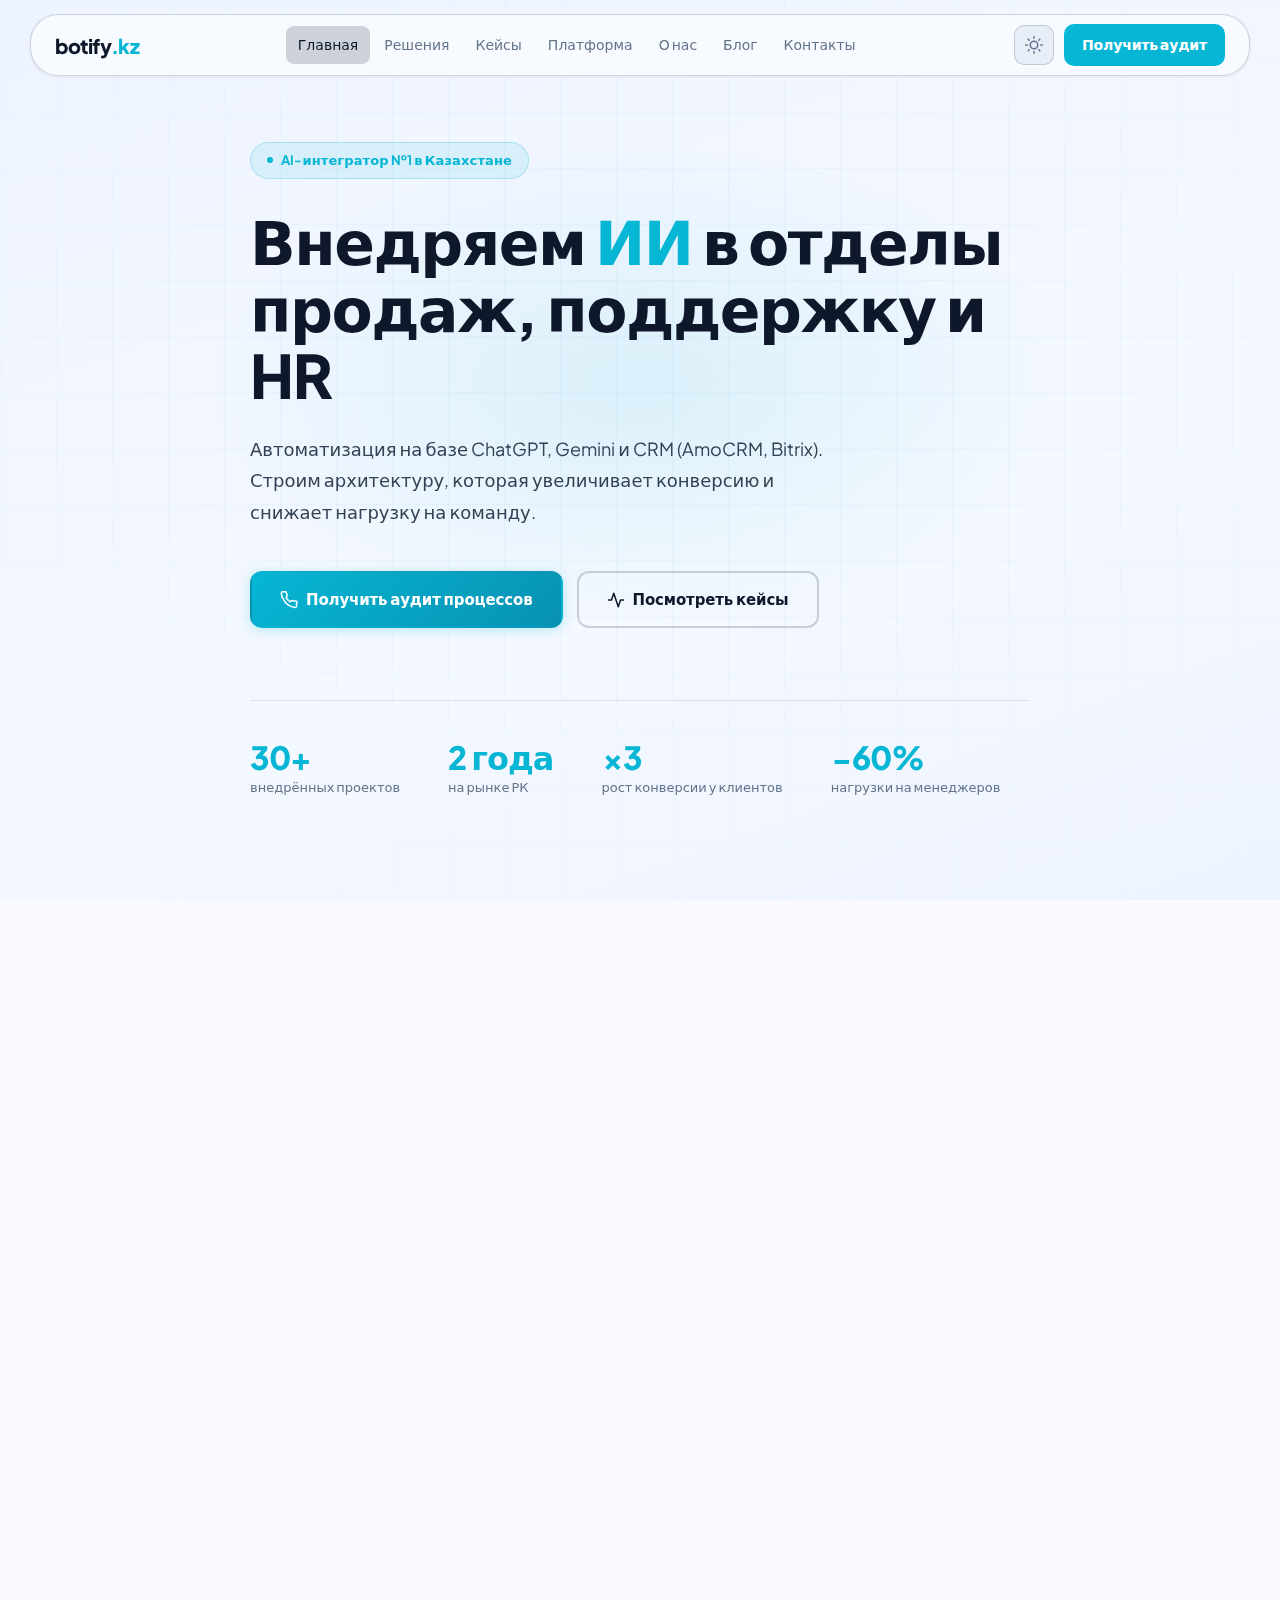
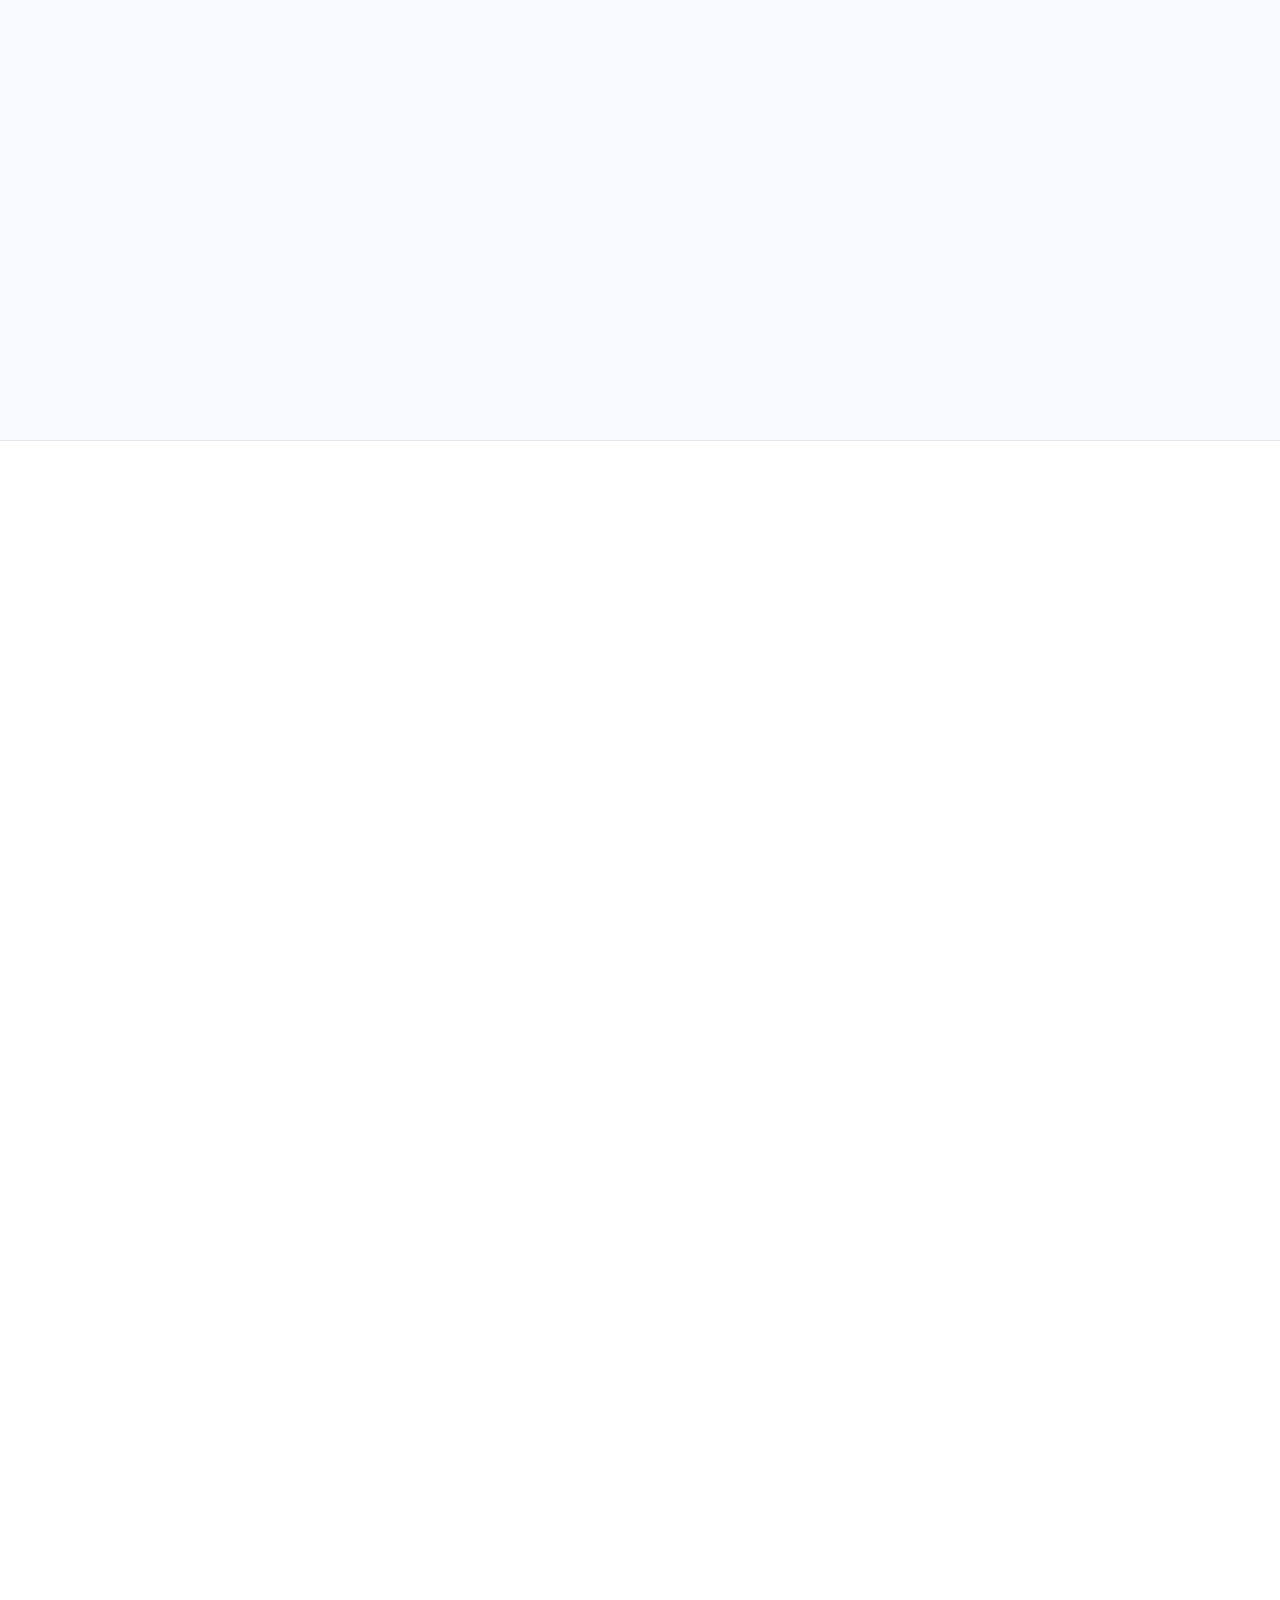
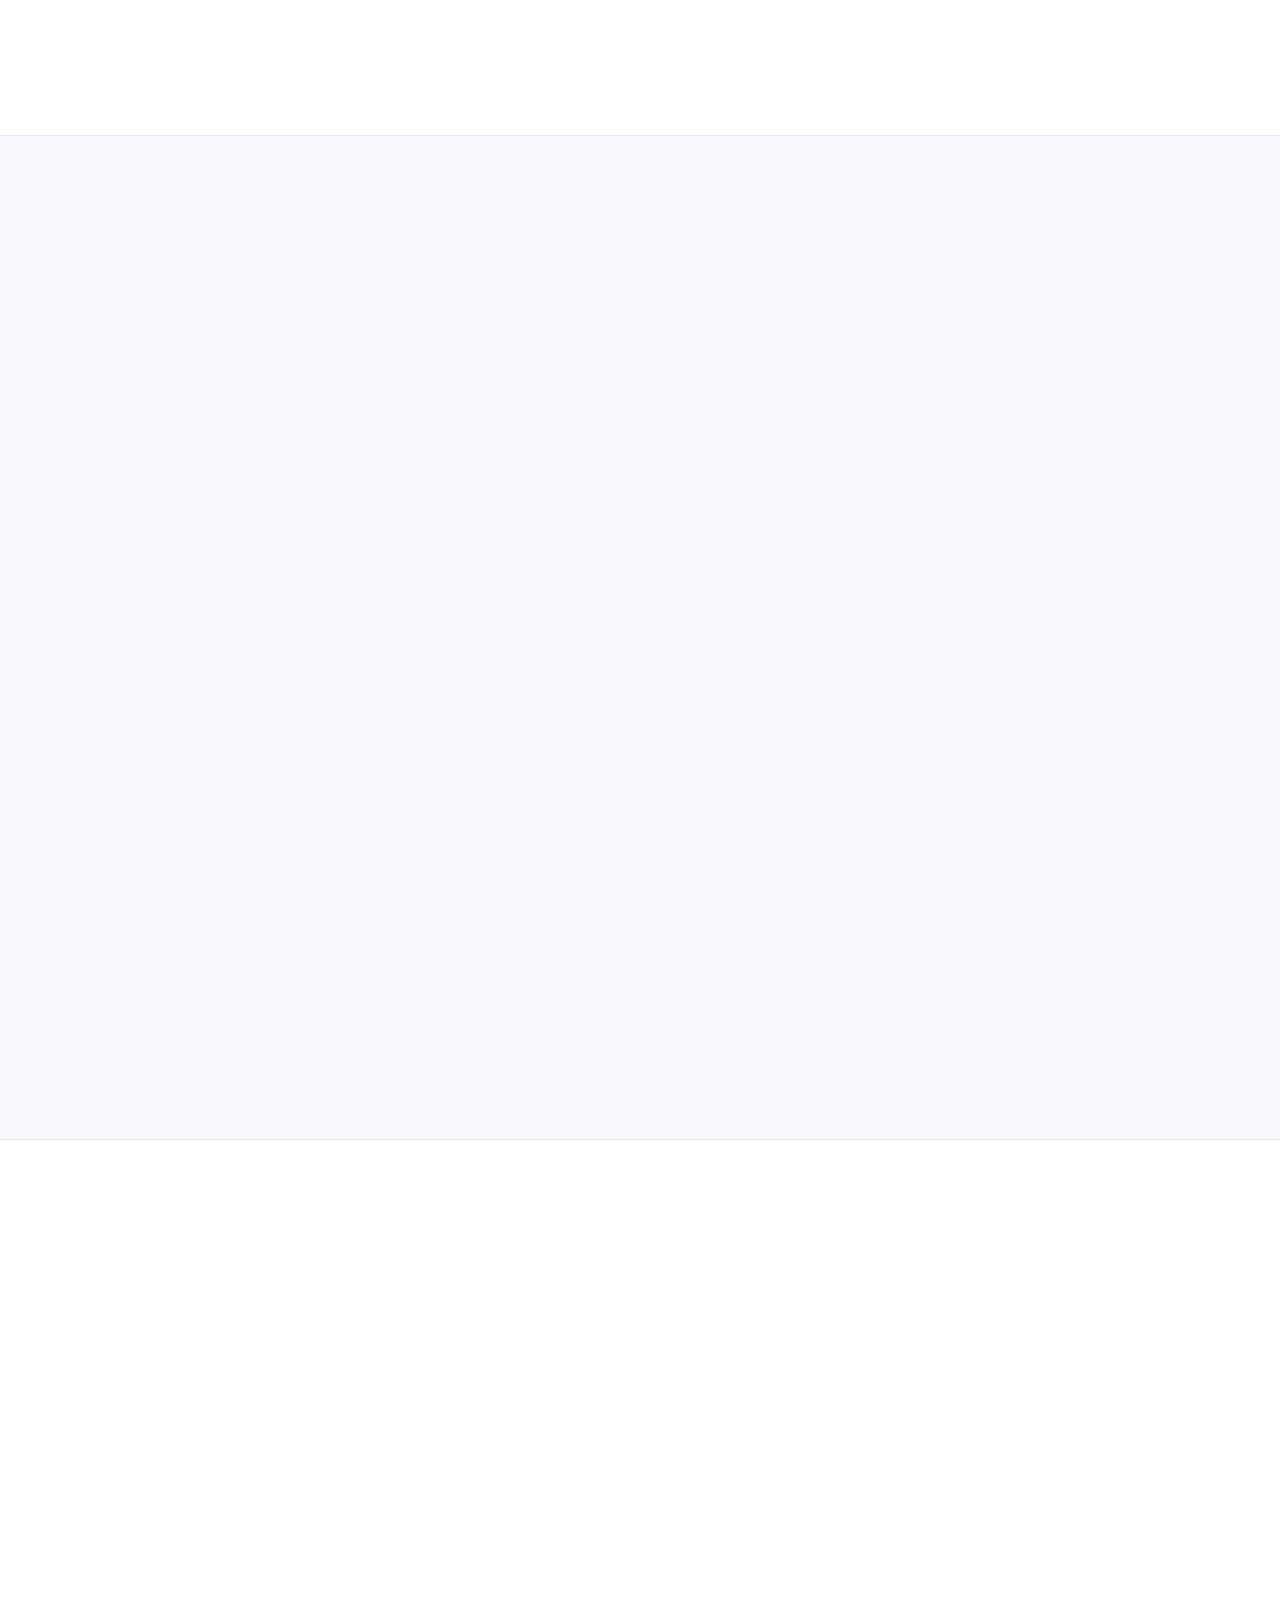
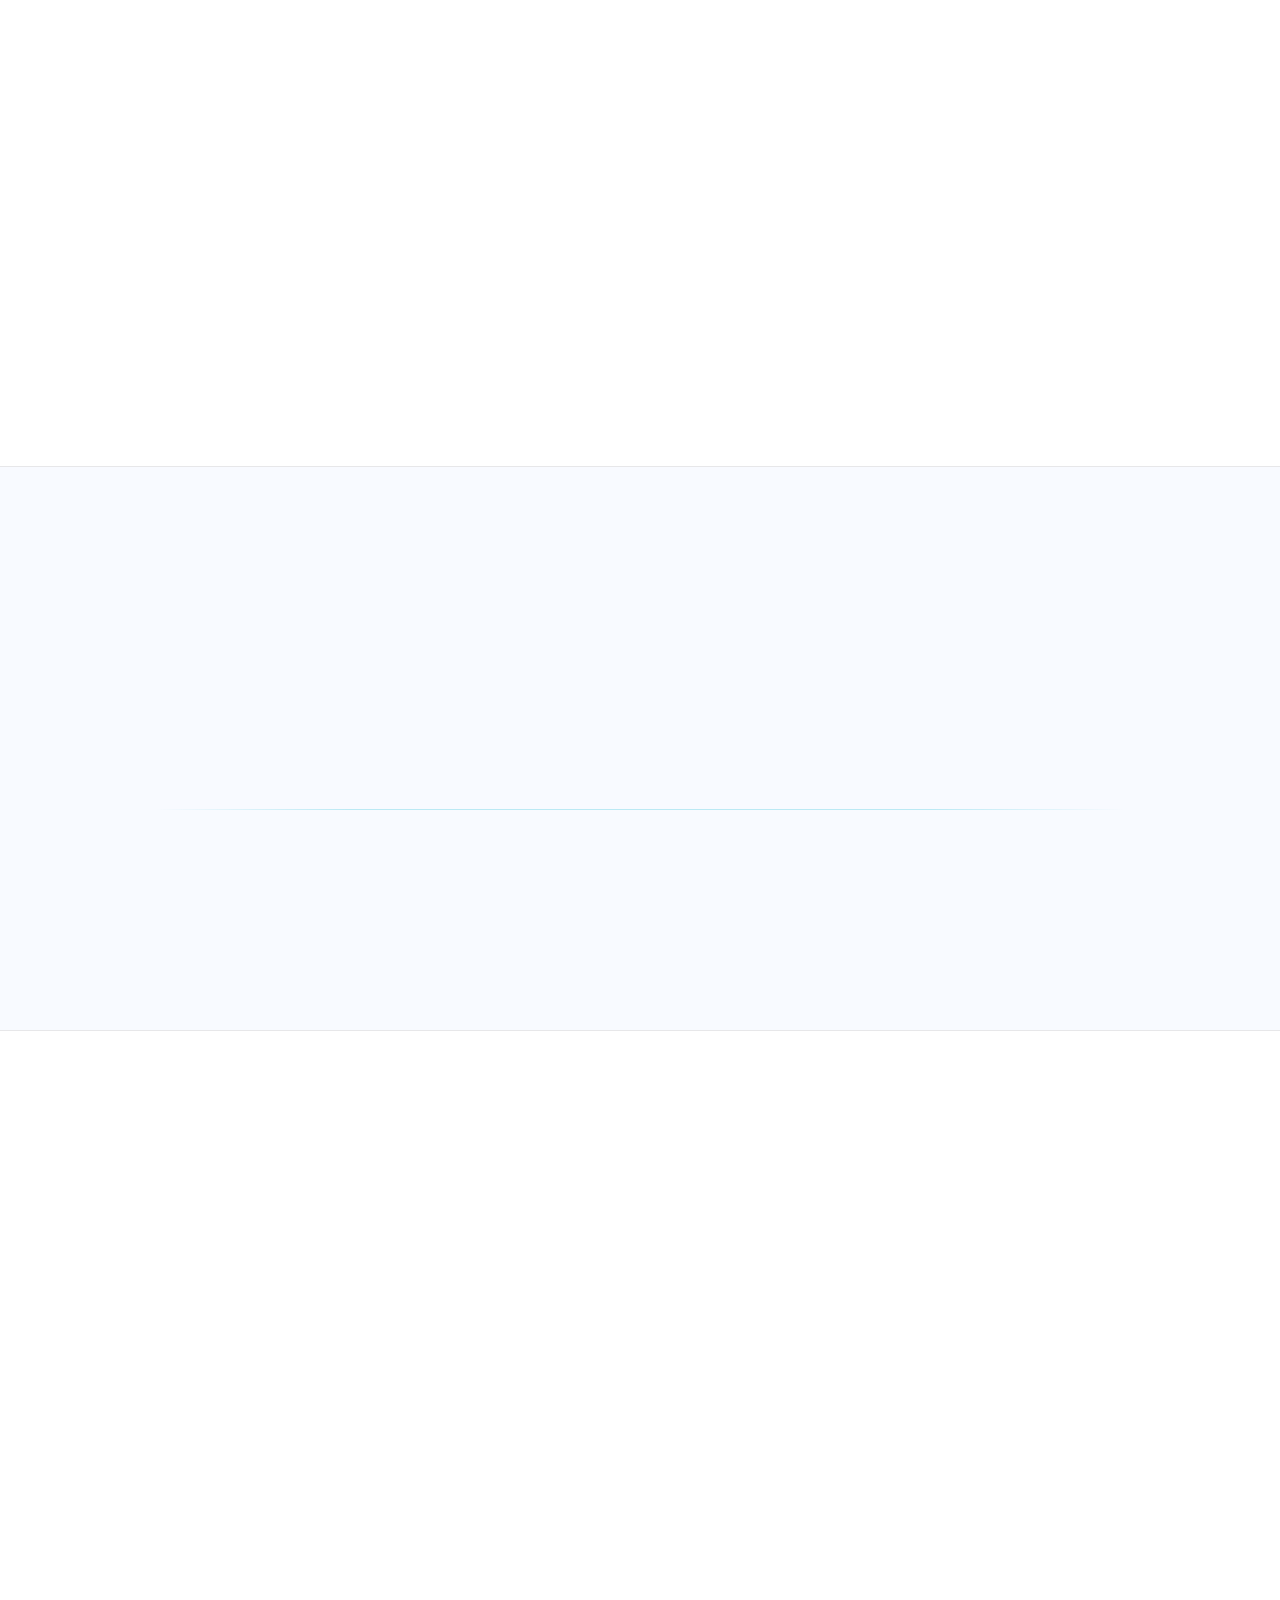
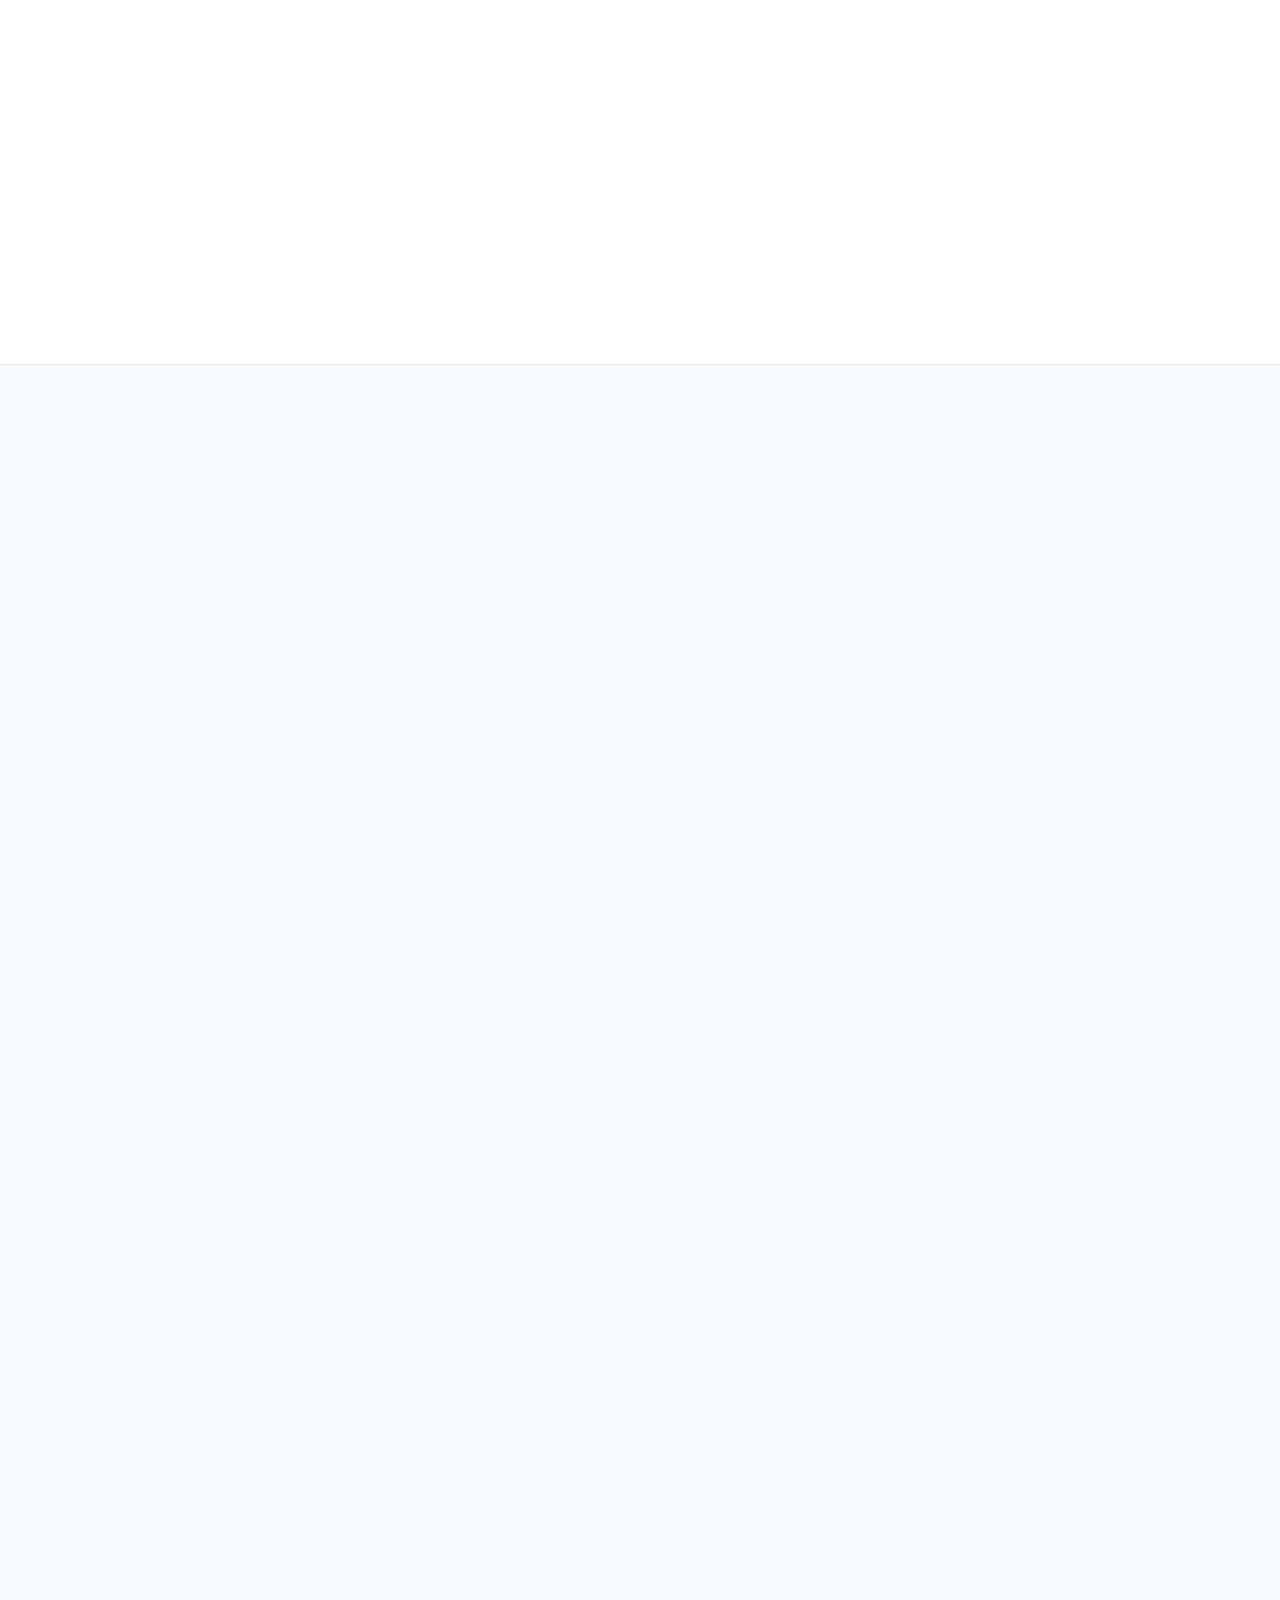
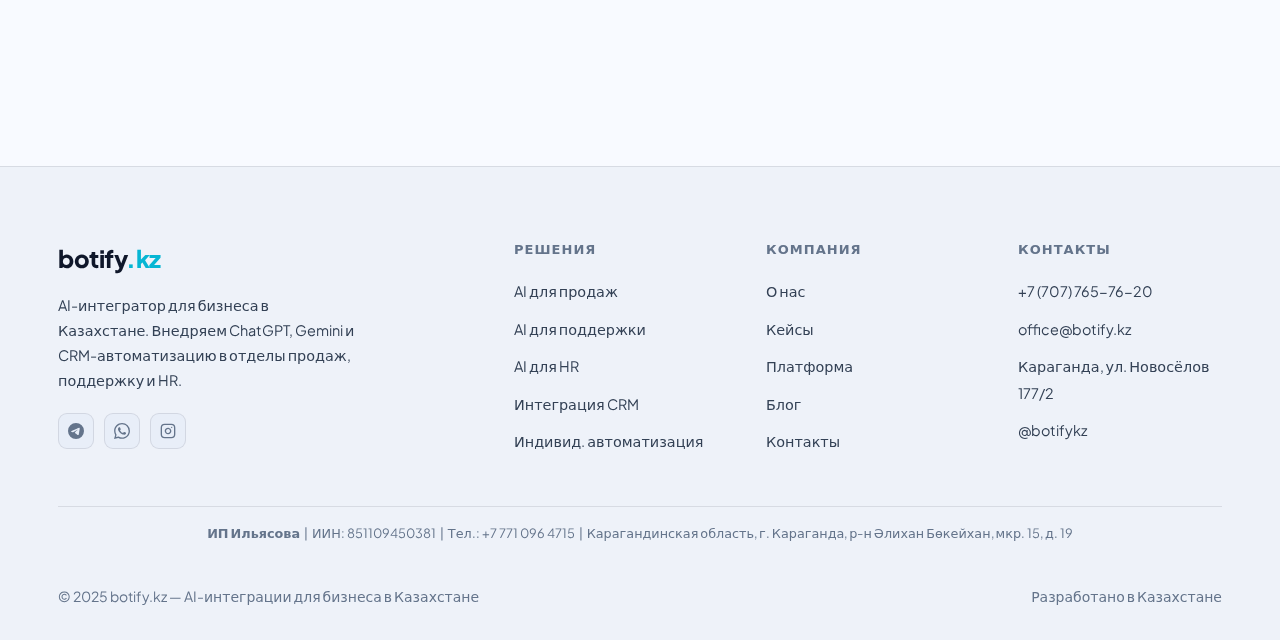
<file: index.html>
<!DOCTYPE html>
<html lang="ru" data-theme="dark">
<head>
  <meta charset="UTF-8">
  <meta name="viewport" content="width=device-width, initial-scale=1.0">
  <title>Botify.kz — Внедрение ИИ в отделы продаж, поддержку и HR</title>
  <meta name="description" content="Автоматизация на базе ChatGPT, Gemini и CRM (AmoCRM, Bitrix). Строим AI-архитектуру, которая увеличивает конверсию и снижает нагрузку на команду.">
  <meta name="keywords" content="AI интеграция Казахстан, ChatGPT для бизнеса, автоматизация продаж, CRM интеграция, AI боты, botify.kz, Казахстан">
  <link rel="icon" type="image/png" href="favicon.png">
  <link rel="apple-touch-icon" href="favicon.png">
  <link rel="canonical" href="https://botify.kz/">
  <meta property="og:type" content="website">
  <meta property="og:url" content="https://botify.kz/">
  <meta property="og:title" content="Botify.kz — Внедрение ИИ в отделы продаж, поддержку и HR">
  <meta property="og:description" content="Автоматизация на базе ChatGPT, Gemini и CRM. Строим AI-архитектуру, которая увеличивает конверсию и снижает нагрузку на команду.">
  <meta property="og:site_name" content="Botify.kz">
  <meta property="og:locale" content="ru_RU">
  <meta name="twitter:card" content="summary_large_image">
  <meta name="twitter:title" content="Botify.kz — Внедрение ИИ в бизнес">
  <meta name="twitter:description" content="Автоматизация на базе ChatGPT, Gemini и CRM. Увеличиваем конверсию, снижаем нагрузку.">
  <script type="application/ld+json">{"@context":"https://schema.org","@type":"LocalBusiness","name":"Botify.kz","url":"https://botify.kz","telephone":"+77077657620","email":"office@botify.kz","address":{"@type":"PostalAddress","streetAddress":"ул. Новосёлов 177/2","addressLocality":"Караганда","addressCountry":"KZ"},"description":"AI-интегратор для бизнеса в Казахстане. Внедряем ChatGPT, Gemini и CRM-автоматизацию.","sameAs":["https://t.me/botifykz","https://www.instagram.com/botify_kz/"]}</script>
  <link rel="stylesheet" href="styles.css">
  <!-- Google Analytics -->
  <script async src="https://www.googletagmanager.com/gtag/js?id=G-DMBHYCQ2NR"></script>
  <script>window.dataLayer=window.dataLayer||[];function gtag(){dataLayer.push(arguments);}gtag('js',new Date());gtag('config','G-DMBHYCQ2NR');</script>
  <!-- Anti-flash: apply theme before paint -->
  <script>
    (function(){var t=localStorage.getItem('botify-theme');if(t==='light'||t==='dark'){document.documentElement.setAttribute('data-theme',t);}else if(window.matchMedia('(prefers-color-scheme: light)').matches){document.documentElement.setAttribute('data-theme','light');}})();
  </script>
</head>
<body>

<!-- ═══════════════════════ NAVBAR ═══════════════════════ -->
<nav class="navbar" id="navbar">
  <a href="index.html" class="navbar-logo">botify<span>.kz</span></a>

  <div class="navbar-nav">
    <a href="index.html" class="nav-link active">Главная</a>
    <a href="solutions.html" class="nav-link">Решения</a>
    <a href="cases.html" class="nav-link">Кейсы</a>
    <a href="platform.html" class="nav-link">Платформа</a>
    <a href="about.html" class="nav-link">О нас</a>
    <a href="blog.html" class="nav-link">Блог</a>
    <a href="contacts.html" class="nav-link">Контакты</a>
  </div>

  <div class="navbar-actions">
    <button class="theme-toggle" id="themeToggle" aria-label="Переключить тему">
      <svg class="icon-moon" xmlns="http://www.w3.org/2000/svg" width="18" height="18" viewBox="0 0 24 24" fill="none" stroke="currentColor" stroke-width="2" stroke-linecap="round" stroke-linejoin="round"><path d="M21 12.79A9 9 0 1 1 11.21 3 7 7 0 0 0 21 12.79z"/></svg>
      <svg class="icon-sun" xmlns="http://www.w3.org/2000/svg" width="18" height="18" viewBox="0 0 24 24" fill="none" stroke="currentColor" stroke-width="2" stroke-linecap="round" stroke-linejoin="round"><circle cx="12" cy="12" r="5"/><line x1="12" y1="1" x2="12" y2="3"/><line x1="12" y1="21" x2="12" y2="23"/><line x1="4.22" y1="4.22" x2="5.64" y2="5.64"/><line x1="18.36" y1="18.36" x2="19.78" y2="19.78"/><line x1="1" y1="12" x2="3" y2="12"/><line x1="21" y1="12" x2="23" y2="12"/><line x1="4.22" y1="19.78" x2="5.64" y2="18.36"/><line x1="18.36" y1="5.64" x2="19.78" y2="4.22"/></svg>
    </button>
    <a href="contacts.html" class="btn-nav">Получить аудит</a>
    <button class="hamburger" id="hamburger" aria-label="Меню">
      <span></span><span></span><span></span>
    </button>
  </div>
</nav>

<div class="mobile-menu" id="mobileMenu">
  <a href="index.html">Главная</a>
  <a href="solutions.html">Решения</a>
  <a href="cases.html">Кейсы</a>
  <a href="platform.html">Платформа</a>
  <a href="about.html">О нас</a>
  <a href="blog.html">Блог</a>
  <a href="contacts.html">Контакты</a>
  <a href="contacts.html" class="btn-nav" style="text-align:center;margin-top:8px;border-radius:9px;">Получить аудит</a>
</div>

<!-- ═══════════════════════ HERO ═══════════════════════ -->
<section class="hero">
  <div class="hero-bg"></div>
  <div class="container">
    <div class="hero-content">
      <div class="hero-eyebrow reveal">
        <span class="badge-dot"></span>
        AI-интегратор №1 в Казахстане
      </div>

      <h1 class="reveal" style="transition-delay:80ms">Внедряем <em>ИИ</em> в отделы продаж, поддержку и HR</h1>

      <p class="hero-sub reveal" style="transition-delay:160ms">
        Автоматизация на базе ChatGPT, Gemini и CRM (AmoCRM, Bitrix).
        Строим архитектуру, которая увеличивает конверсию и снижает нагрузку на команду.
      </p>

      <div class="hero-actions reveal" style="transition-delay:240ms">
        <a href="contacts.html" class="btn btn-primary">
          <svg xmlns="http://www.w3.org/2000/svg" width="18" height="18" viewBox="0 0 24 24" fill="none" stroke="currentColor" stroke-width="2" stroke-linecap="round" stroke-linejoin="round"><path d="M22 16.92v3a2 2 0 0 1-2.18 2 19.79 19.79 0 0 1-8.63-3.07A19.5 19.5 0 0 1 4.69 11.5a19.36 19.36 0 0 1-3-8.59A2 2 0 0 1 3.77 1h3a2 2 0 0 1 2 1.72c.127.96.361 1.903.7 2.81a2 2 0 0 1-.45 2.11L8.09 8.91a16 16 0 0 0 5.61 5.61l.91-1.16a2 2 0 0 1 2.11-.45c.907.339 1.85.573 2.81.7A2 2 0 0 1 22 16.92z"/></svg>
          Получить аудит процессов
        </a>
        <a href="cases.html" class="btn btn-secondary">
          <svg xmlns="http://www.w3.org/2000/svg" width="18" height="18" viewBox="0 0 24 24" fill="none" stroke="currentColor" stroke-width="2" stroke-linecap="round" stroke-linejoin="round"><polyline points="22 12 18 12 15 21 9 3 6 12 2 12"/></svg>
          Посмотреть кейсы
        </a>
      </div>

      <div class="hero-stats stagger reveal" style="transition-delay:320ms">
        <div class="hero-stat-item">
          <div class="stat-num">30+</div>
          <div class="label">внедрённых проектов</div>
        </div>
        <div class="hero-stat-item">
          <div class="stat-num">2 года</div>
          <div class="label">на рынке РК</div>
        </div>
        <div class="hero-stat-item">
          <div class="stat-num">×3</div>
          <div class="label">рост конверсии у клиентов</div>
        </div>
        <div class="hero-stat-item">
          <div class="stat-num">−60%</div>
          <div class="label">нагрузки на менеджеров</div>
        </div>
      </div>
    </div>
  </div>
</section>

<!-- ═══════════════════════ TECH LOGOS ═══════════════════════ -->
<div class="tech-logos reveal">
  <div class="container">
    <div class="tech-logos-inner">
      <span class="tech-logos-label">Работаем на базе:</span>

      <div class="tech-logo">
        <svg viewBox="0 0 24 24" fill="currentColor"><path d="M22.282 9.821a5.985 5.985 0 0 0-.516-4.91 6.046 6.046 0 0 0-6.51-2.9A6.065 6.065 0 0 0 4.981 4.18a5.985 5.985 0 0 0-3.998 2.9 6.046 6.046 0 0 0 .743 7.097 5.98 5.98 0 0 0 .51 4.911 6.051 6.051 0 0 0 6.515 2.9A5.985 5.985 0 0 0 13.26 24a6.056 6.056 0 0 0 5.772-4.206 5.99 5.99 0 0 0 3.997-2.9 6.056 6.056 0 0 0-.747-7.073zM13.26 22.43a4.476 4.476 0 0 1-2.876-1.04l.141-.081 4.779-2.758a.795.795 0 0 0 .392-.681v-6.737l2.02 1.168a.071.071 0 0 1 .038.052v5.583a4.504 4.504 0 0 1-4.494 4.494zM3.6 18.304a4.47 4.47 0 0 1-.535-3.014l.142.085 4.783 2.759a.771.771 0 0 0 .78 0l5.843-3.369v2.332a.08.08 0 0 1-.033.062L9.74 19.95a4.5 4.5 0 0 1-6.14-1.646zM2.34 7.896a4.485 4.485 0 0 1 2.366-1.973V11.6a.766.766 0 0 0 .388.676l5.815 3.355-2.02 1.168a.076.076 0 0 1-.071 0l-4.83-2.786A4.504 4.504 0 0 1 2.34 7.872zm16.597 3.855l-5.833-3.387L15.119 7.2a.076.076 0 0 1 .071 0l4.83 2.791a4.494 4.494 0 0 1-.676 8.105v-5.678a.79.79 0 0 0-.407-.667zm2.01-3.023l-.141-.085-4.774-2.782a.776.776 0 0 0-.785 0L9.409 9.23V6.897a.066.066 0 0 1 .028-.061l4.83-2.787a4.5 4.5 0 0 1 6.68 4.66zm-12.64 4.135l-2.02-1.164a.08.08 0 0 1-.038-.057V6.075a4.5 4.5 0 0 1 7.375-3.453l-.142.08L8.704 5.46a.795.795 0 0 0-.393.681zm1.097-2.365l2.602-1.5 2.607 1.5v2.999l-2.597 1.5-2.607-1.5z"/></svg>
        ChatGPT
      </div>

      <div class="tech-logo">
        <svg viewBox="0 0 24 24" fill="currentColor"><path d="M12 0C5.372 0 0 5.372 0 12s5.372 12 12 12 12-5.372 12-12S18.628 0 12 0zm0 2.4c5.302 0 9.6 4.298 9.6 9.6S17.302 21.6 12 21.6 2.4 17.302 2.4 12 6.698 2.4 12 2.4zm0 3.6c-3.313 0-6 2.687-6 6s2.687 6 6 6 6-2.687 6-6-2.687-6-6-6z"/></svg>
        Gemini
      </div>

      <div class="tech-logo">
        <svg viewBox="0 0 24 24" fill="none" stroke="currentColor" stroke-width="2"><rect x="2" y="3" width="20" height="18" rx="3"/><path d="M8 12h8M8 8h8M8 16h5"/></svg>
        AmoCRM
      </div>

      <div class="tech-logo">
        <svg viewBox="0 0 24 24" fill="none" stroke="currentColor" stroke-width="2"><path d="M12 2L2 7l10 5 10-5-10-5zM2 17l10 5 10-5M2 12l10 5 10-5"/></svg>
        Bitrix24
      </div>

      <div class="tech-logo">
        <svg viewBox="0 0 24 24" fill="currentColor"><path d="M11.944 0A12 12 0 0 0 0 12a12 12 0 0 0 12 12 12 12 0 0 0 12-12A12 12 0 0 0 12 0a12 12 0 0 0-.056 0zm4.962 7.224c.1-.002.321.023.465.14a.506.506 0 0 1 .171.325c.016.093.036.306.02.472-.18 1.898-.962 6.502-1.36 8.627-.168.9-.499 1.201-.82 1.23-.696.065-1.225-.46-1.9-.902-1.056-.693-1.653-1.124-2.678-1.8-1.185-.78-.417-1.21.258-1.91.177-.184 3.247-2.977 3.307-3.23.007-.032.014-.15-.056-.212s-.174-.041-.249-.024c-.106.024-1.793 1.14-5.061 3.345-.48.33-.913.49-1.302.48-.428-.008-1.252-.241-1.865-.44-.752-.245-1.349-.374-1.297-.789.027-.216.325-.437.893-.663 3.498-1.524 5.83-2.529 6.998-3.014 3.332-1.386 4.025-1.627 4.476-1.635z"/></svg>
        Telegram
      </div>

      <div class="tech-logo">
        <svg viewBox="0 0 24 24" fill="currentColor"><path d="M17.472 14.382c-.297-.149-1.758-.867-2.03-.967-.273-.099-.471-.148-.67.15-.197.297-.767.966-.94 1.164-.173.199-.347.223-.644.075-.297-.15-1.255-.463-2.39-1.475-.883-.788-1.48-1.761-1.653-2.059-.173-.297-.018-.458.13-.606.134-.133.298-.347.446-.52.149-.174.198-.298.298-.497.099-.198.05-.371-.025-.52-.075-.149-.669-1.612-.916-2.207-.242-.579-.487-.5-.669-.51-.173-.008-.371-.01-.57-.01-.198 0-.52.074-.792.372-.272.297-1.04 1.016-1.04 2.479 0 1.462 1.065 2.875 1.213 3.074.149.198 2.096 3.2 5.077 4.487.709.306 1.262.489 1.694.625.712.227 1.36.195 1.871.118.571-.085 1.758-.719 2.006-1.413.248-.694.248-1.289.173-1.413-.074-.124-.272-.198-.57-.347m-5.421 7.403h-.004a9.87 9.87 0 0 1-5.031-1.378l-.361-.214-3.741.982.998-3.648-.235-.374a9.86 9.86 0 0 1-1.51-5.26c.001-5.45 4.436-9.884 9.888-9.884 2.64 0 5.122 1.03 6.988 2.898a9.825 9.825 0 0 1 2.893 6.994c-.003 5.45-4.437 9.884-9.885 9.884m8.413-18.297A11.815 11.815 0 0 0 12.05 0C5.495 0 .16 5.335.157 11.892c0 2.096.547 4.142 1.588 5.945L.057 24l6.305-1.654a11.882 11.882 0 0 0 5.683 1.448h.005c6.554 0 11.89-5.335 11.893-11.893a11.821 11.821 0 0 0-3.48-8.413z"/></svg>
        WhatsApp
      </div>
    </div>
  </div>
</div>

<!-- ═══════════════════════ PROBLEM → SOLUTION ═══════════════════════ -->
<section class="section">
  <div class="container">
    <div class="section-header reveal">
      <div class="badge">
        <div class="badge-dot"></div>
        Проблема рынка
      </div>
      <h2>Бизнес теряет деньги не из-за отсутствия лидов,<br>а из-за <em style="font-style:normal;color:var(--cyan)">отсутствия системности</em></h2>
    </div>

    <div class="problem-grid">
      <div class="problem-list reveal-left">
        <div class="problem-item">
          <div class="problem-icon">
            <svg xmlns="http://www.w3.org/2000/svg" viewBox="0 0 24 24" fill="none" stroke="currentColor" stroke-width="2" stroke-linecap="round" stroke-linejoin="round"><circle cx="12" cy="12" r="10"/><polyline points="12 6 12 12 16 14"/></svg>
          </div>
          <div>
            <h4>Менеджеры отвечают с задержкой</h4>
            <p>Клиент ждёт ответа часами — и уходит к конкурентам.</p>
          </div>
        </div>

        <div class="problem-item">
          <div class="problem-icon">
            <svg xmlns="http://www.w3.org/2000/svg" viewBox="0 0 24 24" fill="none" stroke="currentColor" stroke-width="2" stroke-linecap="round" stroke-linejoin="round"><polyline points="22 12 18 12 15 21 9 3 6 12 2 12"/></svg>
          </div>
          <div>
            <h4>Лиды теряются между каналами</h4>
            <p>Заявки из Telegram, сайта и Instagram не попадают в CRM.</p>
          </div>
        </div>

        <div class="problem-item">
          <div class="problem-icon">
            <svg xmlns="http://www.w3.org/2000/svg" viewBox="0 0 24 24" fill="none" stroke="currentColor" stroke-width="2" stroke-linecap="round" stroke-linejoin="round"><rect x="2" y="3" width="20" height="14" rx="2"/><line x1="8" y1="21" x2="16" y2="21"/><line x1="12" y1="17" x2="12" y2="21"/></svg>
          </div>
          <div>
            <h4>CRM используется формально</h4>
            <p>Данные не заполняются, аналитика не ведётся, управления нет.</p>
          </div>
        </div>

        <div class="problem-item">
          <div class="problem-icon">
            <svg xmlns="http://www.w3.org/2000/svg" viewBox="0 0 24 24" fill="none" stroke="currentColor" stroke-width="2" stroke-linecap="round" stroke-linejoin="round"><line x1="18" y1="20" x2="18" y2="10"/><line x1="12" y1="20" x2="12" y2="4"/><line x1="6" y1="20" x2="6" y2="14"/></svg>
          </div>
          <div>
            <h4>Нет прозрачной аналитики</h4>
            <p>Непонятно, откуда лиды, кто лучший менеджер, где воронка рвётся.</p>
          </div>
        </div>

        <div class="problem-item">
          <div class="problem-icon">
            <svg xmlns="http://www.w3.org/2000/svg" viewBox="0 0 24 24" fill="none" stroke="currentColor" stroke-width="2" stroke-linecap="round" stroke-linejoin="round"><path d="M17 21v-2a4 4 0 0 0-4-4H5a4 4 0 0 0-4 4v2"/><circle cx="9" cy="7" r="4"/><path d="M23 21v-2a4 4 0 0 0-3-3.87"/><path d="M16 3.13a4 4 0 0 1 0 7.75"/></svg>
          </div>
          <div>
            <h4>Отдел продаж зависит от людей</h4>
            <p>Уходит один сотрудник — теряются знания, клиенты, выручка.</p>
          </div>
        </div>
      </div>

      <div class="solution-card reveal-right">
        <div class="badge" style="margin-bottom:24px">
          <div class="badge-dot"></div>
          Наше решение
        </div>
        <h3>Мы строим AI-инфраструктуру вокруг вашего бизнеса</h3>
        <p style="margin:16px 0 24px">
          botify.kz — интегратор AI-решений. Объединяем чат-боты, CRM и автоматизацию процессов в единую рабочую архитектуру.
        </p>

        <div class="solution-features">
          <div class="solution-feature">
            <svg xmlns="http://www.w3.org/2000/svg" viewBox="0 0 24 24" fill="none" stroke="currentColor" stroke-width="2.5" stroke-linecap="round" stroke-linejoin="round"><polyline points="20 6 9 17 4 12"/></svg>
            AI-боты отвечают клиентам 24/7 мгновенно
          </div>
          <div class="solution-feature">
            <svg xmlns="http://www.w3.org/2000/svg" viewBox="0 0 24 24" fill="none" stroke="currentColor" stroke-width="2.5" stroke-linecap="round" stroke-linejoin="round"><polyline points="20 6 9 17 4 12"/></svg>
            Все лиды автоматически попадают в CRM
          </div>
          <div class="solution-feature">
            <svg xmlns="http://www.w3.org/2000/svg" viewBox="0 0 24 24" fill="none" stroke="currentColor" stroke-width="2.5" stroke-linecap="round" stroke-linejoin="round"><polyline points="20 6 9 17 4 12"/></svg>
            Сделки создаются и продвигаются автоматически
          </div>
          <div class="solution-feature">
            <svg xmlns="http://www.w3.org/2000/svg" viewBox="0 0 24 24" fill="none" stroke="currentColor" stroke-width="2.5" stroke-linecap="round" stroke-linejoin="round"><polyline points="20 6 9 17 4 12"/></svg>
            Аналитика и контроль качества в реальном времени
          </div>
          <div class="solution-feature">
            <svg xmlns="http://www.w3.org/2000/svg" viewBox="0 0 24 24" fill="none" stroke="currentColor" stroke-width="2.5" stroke-linecap="round" stroke-linejoin="round"><polyline points="20 6 9 17 4 12"/></svg>
            Система работает без привязки к людям
          </div>
        </div>

        <a href="solutions.html" class="btn btn-primary" style="margin-top:28px;width:100%;justify-content:center">
          Посмотреть решения
          <svg xmlns="http://www.w3.org/2000/svg" width="16" height="16" viewBox="0 0 24 24" fill="none" stroke="currentColor" stroke-width="2" stroke-linecap="round" stroke-linejoin="round"><path d="M5 12h14"/><path d="M12 5l7 7-7 7"/></svg>
        </a>
      </div>
    </div>
  </div>
</section>

<!-- ═══════════════════════ SERVICES ═══════════════════════ -->
<section class="section" style="background:var(--bg-card);border-top:1px solid var(--border);border-bottom:1px solid var(--border)">
  <div class="container">
    <div class="section-header text-center reveal">
      <div class="badge" style="margin:0 auto 20px">Наши решения</div>
      <h2>Что мы внедряем</h2>
      <p>Каждое решение — это готовая система, интегрированная в ваши процессы</p>
    </div>

    <div class="services-grid stagger">
      <div class="service-card reveal-scale">
        <div class="card-icon">
          <svg xmlns="http://www.w3.org/2000/svg" viewBox="0 0 24 24" fill="none" stroke="currentColor" stroke-width="2" stroke-linecap="round" stroke-linejoin="round"><line x1="12" y1="1" x2="12" y2="23"/><path d="M17 5H9.5a3.5 3.5 0 0 0 0 7h5a3.5 3.5 0 0 1 0 7H6"/></svg>
        </div>
        <h4>AI для отдела продаж</h4>
        <p>Квалификация лидов, ответы 24/7 и автоматическое доведение до оплаты.</p>
        <div class="service-features">
          <div class="service-feature">Квалификация лидов 24/7</div>
          <div class="service-feature">Создание сделок в CRM</div>
          <div class="service-feature">Интеграция AmoCRM / Bitrix</div>
          <div class="service-feature">Аналитика диалогов</div>
        </div>
        <a href="solutions.html#sales" class="btn btn-ghost btn-sm" style="margin-top:20px">Подробнее</a>
      </div>

      <div class="service-card reveal-scale">
        <div class="card-icon">
          <svg xmlns="http://www.w3.org/2000/svg" viewBox="0 0 24 24" fill="none" stroke="currentColor" stroke-width="2" stroke-linecap="round" stroke-linejoin="round"><path d="M21 15a2 2 0 0 1-2 2H7l-4 4V5a2 2 0 0 1 2-2h14a2 2 0 0 1 2 2z"/></svg>
        </div>
        <h4>AI для техподдержки</h4>
        <p>Автоответы на базе знаний, эскалация сложных кейсов к оператору.</p>
        <div class="service-features">
          <div class="service-feature">Ответы на типовые запросы</div>
          <div class="service-feature">База знаний компании</div>
          <div class="service-feature">Эскалация менеджеру</div>
          <div class="service-feature">Снижение нагрузки до 60%</div>
        </div>
        <a href="solutions.html#support" class="btn btn-ghost btn-sm" style="margin-top:20px">Подробнее</a>
      </div>

      <div class="service-card reveal-scale">
        <div class="card-icon">
          <svg xmlns="http://www.w3.org/2000/svg" viewBox="0 0 24 24" fill="none" stroke="currentColor" stroke-width="2" stroke-linecap="round" stroke-linejoin="round"><path d="M17 21v-2a4 4 0 0 0-4-4H5a4 4 0 0 0-4 4v2"/><circle cx="9" cy="7" r="4"/><path d="M23 21v-2a4 4 0 0 0-3-3.87"/><path d="M16 3.13a4 4 0 0 1 0 7.75"/></svg>
        </div>
        <h4>AI для HR</h4>
        <p>Скрининг резюме, ответы кандидатам и назначение интервью автоматически.</p>
        <div class="service-features">
          <div class="service-feature">Скрининг резюме</div>
          <div class="service-feature">Ответы соискателям</div>
          <div class="service-feature">Назначение интервью</div>
          <div class="service-feature">Интеграция с HR CRM</div>
        </div>
        <a href="solutions.html#hr" class="btn btn-ghost btn-sm" style="margin-top:20px">Подробнее</a>
      </div>

      <div class="service-card reveal-scale">
        <div class="card-icon">
          <svg xmlns="http://www.w3.org/2000/svg" viewBox="0 0 24 24" fill="none" stroke="currentColor" stroke-width="2" stroke-linecap="round" stroke-linejoin="round"><rect x="2" y="3" width="20" height="14" rx="2"/><line x1="8" y1="21" x2="16" y2="21"/><line x1="12" y1="17" x2="12" y2="21"/></svg>
        </div>
        <h4>Интеграция с CRM</h4>
        <p>Настройка AmoCRM и Bitrix24 — воронки, сделки, автоматизация.</p>
        <div class="service-features">
          <div class="service-feature">Настройка воронок</div>
          <div class="service-feature">Автоматические задачи</div>
          <div class="service-feature">API-интеграции</div>
          <div class="service-feature">Обучение команды</div>
        </div>
        <a href="solutions.html#crm" class="btn btn-ghost btn-sm" style="margin-top:20px">Подробнее</a>
      </div>

      <div class="service-card reveal-scale">
        <div class="card-icon">
          <svg xmlns="http://www.w3.org/2000/svg" viewBox="0 0 24 24" fill="none" stroke="currentColor" stroke-width="2" stroke-linecap="round" stroke-linejoin="round"><polygon points="12 2 15.09 8.26 22 9.27 17 14.14 18.18 21.02 12 17.77 5.82 21.02 7 14.14 2 9.27 8.91 8.26 12 2"/></svg>
        </div>
        <h4>Индивидуальная автоматизация</h4>
        <p>Кастомная логика и API-интеграции под сложные бизнес-процессы.</p>
        <div class="service-features">
          <div class="service-feature">Кастомная логика</div>
          <div class="service-feature">API-интеграции</div>
          <div class="service-feature">Внутренние процессы</div>
          <div class="service-feature">Мультиканальность</div>
        </div>
        <a href="solutions.html#custom" class="btn btn-ghost btn-sm" style="margin-top:20px">Подробнее</a>
      </div>

      <div class="service-card reveal-scale" style="border-color:var(--border-cyan);background:rgba(6,182,212,0.04)">
        <div class="card-icon" style="background:rgba(6,182,212,0.15)">
          <svg xmlns="http://www.w3.org/2000/svg" viewBox="0 0 24 24" fill="none" stroke="currentColor" stroke-width="2" stroke-linecap="round" stroke-linejoin="round"><rect x="2" y="3" width="20" height="14" rx="2"/><line x1="8" y1="21" x2="16" y2="21"/><line x1="12" y1="17" x2="12" y2="21"/><path d="M9 8h6M9 12h4"/></svg>
        </div>
        <h4>Собственная платформа</h4>
        <p>Тестируйте готовые решения прямо в браузере — без установки.</p>
        <div class="service-features">
          <div class="service-feature">Демо-кейсы онлайн</div>
          <div class="service-feature">Готовые сценарии</div>
          <div class="service-feature">Быстрый деплой</div>
          <div class="service-feature">Управление логикой AI</div>
        </div>
        <a href="platform.html" class="btn btn-primary btn-sm" style="margin-top:20px">Посмотреть демо</a>
      </div>
    </div>
  </div>
</section>

<!-- ═══════════════════════ CASES PREVIEW ═══════════════════════ -->
<section class="section">
  <div class="container">
    <div class="section-header reveal" style="display:flex;align-items:flex-end;justify-content:space-between;flex-wrap:wrap;gap:16px">
      <div>
        <div class="badge">Кейсы</div>
        <h2 style="margin-top:16px">Результаты наших клиентов</h2>
      </div>
      <a href="cases.html" class="btn btn-secondary btn-sm">Смотреть все кейсы</a>
    </div>

    <div class="cases-grid stagger">
      <div class="case-card reveal">
        <div class="case-meta">
          <span class="case-tag">Недвижимость</span>
          <span class="case-tag">AmoCRM</span>
        </div>
        <div class="case-title">Devland — Застройщик РК</div>
        <div class="case-problem">Менеджеры не успевали обрабатывать входящие заявки. Время ответа — более 15 минут. Лиды терялись.</div>
        <div class="case-results">
          <div class="case-result"><div class="num">+28%</div><div class="desc">конверсия</div></div>
          <div class="case-result"><div class="num">20 сек</div><div class="desc">время ответа</div></div>
          <div class="case-result"><div class="num">−40%</div><div class="desc">нагрузка</div></div>
        </div>
      </div>

      <div class="case-card reveal">
        <div class="case-meta">
          <span class="case-tag">E-commerce</span>
          <span class="case-tag">Telegram Bot</span>
        </div>
        <div class="case-title">TechStore KZ — Интернет-магазин</div>
        <div class="case-problem">400+ однотипных запросов в день в поддержку. Операторы перегружены, клиенты недовольны временем ответа.</div>
        <div class="case-results">
          <div class="case-result"><div class="num">−60%</div><div class="desc">нагрузка</div></div>
          <div class="case-result"><div class="num">2 мин</div><div class="desc">vs 2 часа</div></div>
          <div class="case-result"><div class="num">×2.4</div><div class="desc">NPS</div></div>
        </div>
      </div>

      <div class="case-card reveal">
        <div class="case-meta">
          <span class="case-tag">HR / Найм</span>
          <span class="case-tag">Bitrix24</span>
        </div>
        <div class="case-title">AlmaHR — Рекрутинговое агентство</div>
        <div class="case-problem">Ручная обработка 200+ резюме в месяц. HR-менеджеры тратили всё рабочее время на первичный скрининг.</div>
        <div class="case-results">
          <div class="case-result"><div class="num">200+</div><div class="desc">резюме/мес</div></div>
          <div class="case-result"><div class="num">−70%</div><div class="desc">ручной труд</div></div>
          <div class="case-result"><div class="num">×3</div><div class="desc">скорость</div></div>
        </div>
      </div>

      <div class="case-card reveal">
        <div class="case-meta">
          <span class="case-tag">Финансы</span>
          <span class="case-tag">AmoCRM + API</span>
        </div>
        <div class="case-title">FinPro — Финансовые услуги</div>
        <div class="case-problem">Сложная квалификация клиентов: разные продукты, условия, документы. Менеджеры тратили до 30 минут на квалификацию.</div>
        <div class="case-results">
          <div class="case-result"><div class="num">+35%</div><div class="desc">конверсия</div></div>
          <div class="case-result"><div class="num">3 мин</div><div class="desc">квалификация</div></div>
          <div class="case-result"><div class="num">ROI 6х</div><div class="desc">за 3 месяца</div></div>
        </div>
      </div>
    </div>
  </div>
</section>

<!-- ═══════════════════════ WHY US ═══════════════════════ -->
<section class="section" style="background:var(--bg-card);border-top:1px solid var(--border);border-bottom:1px solid var(--border)">
  <div class="container">
    <div class="grid-2" style="gap:64px;align-items:center">
      <div class="reveal-left">
        <div class="badge">Почему botify.kz</div>
        <h2 style="margin-top:16px">Опыт и архитектурный подход</h2>
        <p style="margin-top:16px;margin-bottom:32px">
          Мы не продаём «бота». Мы проектируем систему, которая интегрируется в ваши бизнес-процессы и работает без постоянного контроля.
        </p>
        <div class="why-grid">
          <div class="why-stat">
            <div class="num">30+</div>
            <h4>Внедрённых проектов</h4>
            <p>По всему Казахстану в разных нишах</p>
          </div>
          <div class="why-stat">
            <div class="num">2 г.</div>
            <h4>На рынке</h4>
            <p>С 2022 года — одни из первых в РК</p>
          </div>
          <div class="why-stat">
            <div class="num">#1</div>
            <h4>В AI для продаж</h4>
            <p>Один из первых интеграторов в Казахстане</p>
          </div>
          <div class="why-stat">
            <div class="num">Own</div>
            <h4>Своя платформа</h4>
            <p>Для быстрого развёртывания решений</p>
          </div>
        </div>
      </div>

      <div class="reveal-right">
        <div style="background:var(--bg-base);border:1px solid var(--border);border-radius:var(--radius-lg);padding:32px">
          <div style="font-size:0.8125rem;font-weight:700;text-transform:uppercase;letter-spacing:0.08em;color:var(--text-muted);margin-bottom:24px">Архитектура решения</div>

          <div style="display:flex;flex-direction:column;gap:0">
            <div style="display:flex;gap:8px;margin-bottom:8px;flex-wrap:wrap">
              <div style="flex:1;min-width:60px;padding:10px 8px;background:rgba(59,130,246,0.08);border:1px solid rgba(59,130,246,0.2);border-radius:8px;text-align:center;font-size:0.75rem;font-weight:600;color:var(--blue-light)">Telegram</div>
              <div style="flex:1;min-width:60px;padding:10px 8px;background:rgba(59,130,246,0.08);border:1px solid rgba(59,130,246,0.2);border-radius:8px;text-align:center;font-size:0.75rem;font-weight:600;color:var(--blue-light)">WhatsApp</div>
              <div style="flex:1;min-width:60px;padding:10px 8px;background:rgba(59,130,246,0.08);border:1px solid rgba(59,130,246,0.2);border-radius:8px;text-align:center;font-size:0.75rem;font-weight:600;color:var(--blue-light)">Сайт</div>
              <div style="flex:1;min-width:60px;padding:10px 8px;background:rgba(59,130,246,0.08);border:1px solid rgba(59,130,246,0.2);border-radius:8px;text-align:center;font-size:0.75rem;font-weight:600;color:var(--blue-light)">Instagram</div>
            </div>

            <div style="text-align:center;padding:4px 0;color:var(--text-muted);font-size:20px">↓</div>

            <div style="padding:16px;background:rgba(6,182,212,0.1);border:1px solid var(--border-cyan);border-radius:8px;text-align:center;margin-bottom:8px">
              <div style="font-weight:700;color:var(--cyan)">AI-обработка</div>
              <div style="font-size:0.8125rem;color:var(--text-muted);margin-top:4px">ChatGPT / Gemini</div>
            </div>

            <div style="text-align:center;padding:4px 0;color:var(--text-muted);font-size:20px">↓</div>

            <div style="padding:16px;background:rgba(6,182,212,0.06);border:1px solid var(--border-cyan);border-radius:8px;text-align:center;margin-bottom:8px">
              <div style="font-weight:700;color:var(--cyan)">CRM (AmoCRM / Bitrix)</div>
              <div style="font-size:0.8125rem;color:var(--text-muted);margin-top:4px">Сделки → Воронка → Аналитика</div>
            </div>

            <div style="text-align:center;padding:4px 0;color:var(--text-muted);font-size:20px">↓</div>

            <div style="display:flex;gap:8px">
              <div style="flex:1;padding:12px;background:rgba(34,197,94,0.08);border:1px solid rgba(34,197,94,0.2);border-radius:8px;text-align:center;font-size:0.8125rem;font-weight:600;color:#4ADE80">Менеджер</div>
              <div style="flex:1;padding:12px;background:rgba(34,197,94,0.08);border:1px solid rgba(34,197,94,0.2);border-radius:8px;text-align:center;font-size:0.8125rem;font-weight:600;color:#4ADE80">Аналитика</div>
            </div>
          </div>
        </div>
      </div>
    </div>
  </div>
</section>

<!-- ═══════════════════════ PROCESS ═══════════════════════ -->
<section class="section">
  <div class="container">
    <div class="section-header text-center reveal">
      <div class="badge" style="margin:0 auto 20px">Как мы работаем</div>
      <h2>Шесть этапов внедрения</h2>
      <p>От первого звонка до поддержки после запуска</p>
    </div>

    <div class="process-steps stagger">
      <div class="process-step reveal-scale">
        <div class="process-num">01</div>
        <h4>Аудит</h4>
        <p>Анализируем процессы, находим точки потерь</p>
      </div>
      <div class="process-step reveal-scale">
        <div class="process-num">02</div>
        <h4>Архитектура</h4>
        <p>Проектируем AI-систему под ваши задачи</p>
      </div>
      <div class="process-step reveal-scale">
        <div class="process-num">03</div>
        <h4>Разработка</h4>
        <p>Создаём и настраиваем все компоненты</p>
      </div>
      <div class="process-step reveal-scale">
        <div class="process-num">04</div>
        <h4>Интеграция</h4>
        <p>Подключаем к CRM, каналам, сервисам</p>
      </div>
      <div class="process-step reveal-scale">
        <div class="process-num">05</div>
        <h4>Обучение</h4>
        <p>Обучаем команду работать с системой</p>
      </div>
      <div class="process-step reveal-scale">
        <div class="process-num">06</div>
        <h4>Поддержка</h4>
        <p>Поддерживаем и масштабируем систему</p>
      </div>
    </div>
  </div>
</section>

<!-- ═══════════════════════ ROI CALCULATOR ═══════════════════════ -->
<section class="section" style="background:var(--bg-card);border-top:1px solid var(--border);border-bottom:1px solid var(--border)">
  <div class="container">
    <div class="section-header text-center reveal">
      <div class="badge" style="margin:0 auto 20px">Калькулятор ROI</div>
      <h2>Посчитайте окупаемость</h2>
      <p>Введите данные вашего бизнеса — получите оценку экономии</p>
    </div>

    <div style="max-width:800px;margin:0 auto">
      <div class="calc-card reveal">
        <div class="grid-2" style="gap:40px">
          <div>
            <div class="form-group">
              <label class="form-label">Количество менеджеров: <span id="managersVal" style="color:var(--cyan)">5</span></label>
              <input type="range" class="calc-slider" id="managers" min="1" max="50" value="5">
            </div>
            <div class="form-group">
              <label class="form-label">Средняя зарплата (тыс. ₸): <span id="salaryVal" style="color:var(--cyan)">300</span></label>
              <input type="range" class="calc-slider" id="salary" min="100" max="1000" step="50" value="300">
            </div>
            <div class="form-group">
              <label class="form-label">Заявок в месяц: <span id="leadsVal" style="color:var(--cyan)">200</span></label>
              <input type="range" class="calc-slider" id="leads" min="50" max="5000" step="50" value="200">
            </div>
            <div class="form-group">
              <label class="form-label">Текущая конверсия (%): <span id="convVal" style="color:var(--cyan)">15</span></label>
              <input type="range" class="calc-slider" id="conv" min="1" max="50" value="15">
            </div>
          </div>

          <div style="display:flex;flex-direction:column;gap:16px">
            <div class="calc-result">
              <div style="font-size:0.8125rem;color:var(--text-muted);margin-bottom:8px">Экономия ФОТ в месяц</div>
              <div class="big-num" id="fot">750 000 ₸</div>
            </div>
            <div class="calc-result">
              <div style="font-size:0.8125rem;color:var(--text-muted);margin-bottom:8px">Дополнительная выручка</div>
              <div class="big-num" id="revenue">+28 сделок</div>
            </div>
            <div class="calc-result">
              <div style="font-size:0.8125rem;color:var(--text-muted);margin-bottom:8px">ROI за 6 месяцев</div>
              <div class="big-num" id="roi">420%</div>
            </div>
            <a href="contacts.html" class="btn btn-primary" style="justify-content:center">
              Получить точный расчёт
            </a>
          </div>
        </div>
      </div>
    </div>
  </div>
</section>

<!-- ═══════════════════════ LEAD MAGNET / QUIZ ═══════════════════════ -->
<section class="section">
  <div class="container">
    <div class="section-header text-center reveal">
      <div class="badge" style="margin:0 auto 20px">Бесплатный чек-лист</div>
      <h2>Готов ли ваш отдел продаж к AI?</h2>
      <p>Пройдите быстрый аудит — узнайте точки роста за 2 минуты</p>
    </div>

    <div class="quiz-card reveal">
      <div class="quiz-progress" id="quizProgress">
        <div class="quiz-dot done"></div>
        <div class="quiz-dot"></div>
        <div class="quiz-dot"></div>
        <div class="quiz-dot"></div>
        <div class="quiz-dot"></div>
      </div>

      <div id="quizStep1">
        <div class="quiz-question">1. Как быстро ваши менеджеры отвечают на входящие заявки?</div>
        <div class="quiz-options">
          <div class="quiz-option" onclick="selectQuizOption(this, 1)">В течение 5 минут</div>
          <div class="quiz-option" onclick="selectQuizOption(this, 1)">В течение часа</div>
          <div class="quiz-option" onclick="selectQuizOption(this, 1)">Несколько часов или больше</div>
          <div class="quiz-option" onclick="selectQuizOption(this, 1)">Непредсказуемо</div>
        </div>
      </div>

      <div id="quizStep2" style="display:none">
        <div class="quiz-question">2. Ведёте ли вы CRM систему?</div>
        <div class="quiz-options">
          <div class="quiz-option" onclick="selectQuizOption(this, 2)">Да, активно используем</div>
          <div class="quiz-option" onclick="selectQuizOption(this, 2)">Есть, но используем формально</div>
          <div class="quiz-option" onclick="selectQuizOption(this, 2)">Нет CRM системы</div>
          <div class="quiz-option" onclick="selectQuizOption(this, 2)">Только Excel/таблицы</div>
        </div>
      </div>

      <div id="quizStep3" style="display:none">
        <div class="quiz-question">3. Сколько лидов теряется до первого контакта с менеджером?</div>
        <div class="quiz-options">
          <div class="quiz-option" onclick="selectQuizOption(this, 3)">Менее 10%</div>
          <div class="quiz-option" onclick="selectQuizOption(this, 3)">10-30%</div>
          <div class="quiz-option" onclick="selectQuizOption(this, 3)">Более 30%</div>
          <div class="quiz-option" onclick="selectQuizOption(this, 3)">Не знаю / не считаем</div>
        </div>
      </div>

      <div id="quizStep4" style="display:none">
        <div class="quiz-question">4. Есть ли у вас аналитика по отделу продаж?</div>
        <div class="quiz-options">
          <div class="quiz-option" onclick="selectQuizOption(this, 4)">Да, полная картина</div>
          <div class="quiz-option" onclick="selectQuizOption(this, 4)">Частичная аналитика</div>
          <div class="quiz-option" onclick="selectQuizOption(this, 4)">Только выручка</div>
          <div class="quiz-option" onclick="selectQuizOption(this, 4)">Нет аналитики</div>
        </div>
      </div>

      <div id="quizStep5" style="display:none">
        <div class="quiz-question">5. Сколько каналов вы используете для приёма заявок?</div>
        <div class="quiz-options">
          <div class="quiz-option" onclick="selectQuizOption(this, 5)">Только сайт или один канал</div>
          <div class="quiz-option" onclick="selectQuizOption(this, 5)">2-3 канала</div>
          <div class="quiz-option" onclick="selectQuizOption(this, 5)">4 и более каналов</div>
          <div class="quiz-option" onclick="selectQuizOption(this, 5)">Не знаю / разные</div>
        </div>
      </div>

      <div id="quizResult" style="display:none;text-align:center">
        <div style="width:80px;height:80px;border-radius:50%;background:rgba(6,182,212,0.15);border:2px solid var(--cyan);display:flex;align-items:center;justify-content:center;margin:0 auto 24px;color:var(--cyan)">
          <svg xmlns="http://www.w3.org/2000/svg" width="36" height="36" viewBox="0 0 24 24" fill="none" stroke="currentColor" stroke-width="2" stroke-linecap="round" stroke-linejoin="round"><polyline points="20 6 9 17 4 12"/></svg>
        </div>
        <h3 style="margin-bottom:12px">Аудит готов!</h3>
        <p style="margin-bottom:24px">Мы подготовим персональный чек-лист и покажем, где можно автоматизировать процессы. Оставьте контакт — пришлём результат.</p>
        <div class="form-group" style="text-align:left">
          <label class="form-label">Ваш номер телефона</label>
          <input type="tel" class="form-input" placeholder="+7 (___) ___-__-__">
        </div>
        <a href="contacts.html" class="btn btn-primary" style="width:100%;justify-content:center;margin-top:8px">
          Получить чек-лист бесплатно
        </a>
      </div>
    </div>
  </div>
</section>

<!-- ═══════════════════════ CTA SECTION ═══════════════════════ -->
<div class="cta-section reveal">
  <div class="container">
    <div class="cta-content">
      <div class="badge" style="margin:0 auto 24px">Бесплатный аудит</div>
      <h2>Получите аудит отдела продаж</h2>
      <p>Покажем, где теряются лиды, что можно автоматизировать и как быстро окупится внедрение.</p>
      <div class="cta-actions">
        <a href="contacts.html" class="btn btn-primary">
          <svg xmlns="http://www.w3.org/2000/svg" width="18" height="18" viewBox="0 0 24 24" fill="none" stroke="currentColor" stroke-width="2" stroke-linecap="round" stroke-linejoin="round"><rect x="3" y="4" width="18" height="18" rx="2" ry="2"/><line x1="16" y1="2" x2="16" y2="6"/><line x1="8" y1="2" x2="8" y2="6"/><line x1="3" y1="10" x2="21" y2="10"/></svg>
          Записаться на стратегическую сессию
        </a>
        <a href="https://wa.me/77077657620" target="_blank" rel="noopener" class="btn btn-secondary">
          <svg xmlns="http://www.w3.org/2000/svg" width="18" height="18" viewBox="0 0 24 24" fill="currentColor"><path d="M17.472 14.382c-.297-.149-1.758-.867-2.03-.967-.273-.099-.471-.148-.67.15-.197.297-.767.966-.94 1.164-.173.199-.347.223-.644.075-.297-.15-1.255-.463-2.39-1.475-.883-.788-1.48-1.761-1.653-2.059-.173-.297-.018-.458.13-.606.134-.133.298-.347.446-.52.149-.174.198-.298.298-.497.099-.198.05-.371-.025-.52-.075-.149-.669-1.612-.916-2.207-.242-.579-.487-.5-.669-.51-.173-.008-.371-.01-.57-.01-.198 0-.52.074-.792.372-.272.297-1.04 1.016-1.04 2.479 0 1.462 1.065 2.875 1.213 3.074.149.198 2.096 3.2 5.077 4.487.709.306 1.262.489 1.694.625.712.227 1.36.195 1.871.118.571-.085 1.758-.719 2.006-1.413.248-.694.248-1.289.173-1.413-.074-.124-.272-.198-.57-.347m-5.421 7.403h-.004a9.87 9.87 0 0 1-5.031-1.378l-.361-.214-3.741.982.998-3.648-.235-.374a9.86 9.86 0 0 1-1.51-5.26c.001-5.45 4.436-9.884 9.888-9.884 2.64 0 5.122 1.03 6.988 2.898a9.825 9.825 0 0 1 2.893 6.994c-.003 5.45-4.437 9.884-9.885 9.884m8.413-18.297A11.815 11.815 0 0 0 12.05 0C5.495 0 .16 5.335.157 11.892c0 2.096.547 4.142 1.588 5.945L.057 24l6.305-1.654a11.882 11.882 0 0 0 5.683 1.448h.005c6.554 0 11.89-5.335 11.893-11.893a11.821 11.821 0 0 0-3.48-8.413z"/></svg>
          Написать в WhatsApp
        </a>
      </div>

      <div class="cta-checklist">
        <div class="cta-check"><svg xmlns="http://www.w3.org/2000/svg" viewBox="0 0 24 24" fill="none" stroke="currentColor" stroke-width="2.5" stroke-linecap="round" stroke-linejoin="round"><polyline points="20 6 9 17 4 12"/></svg>Бесплатно</div>
        <div class="cta-check"><svg xmlns="http://www.w3.org/2000/svg" viewBox="0 0 24 24" fill="none" stroke="currentColor" stroke-width="2.5" stroke-linecap="round" stroke-linejoin="round"><polyline points="20 6 9 17 4 12"/></svg>60 минут</div>
        <div class="cta-check"><svg xmlns="http://www.w3.org/2000/svg" viewBox="0 0 24 24" fill="none" stroke="currentColor" stroke-width="2.5" stroke-linecap="round" stroke-linejoin="round"><polyline points="20 6 9 17 4 12"/></svg>Конкретный план действий</div>
        <div class="cta-check"><svg xmlns="http://www.w3.org/2000/svg" viewBox="0 0 24 24" fill="none" stroke="currentColor" stroke-width="2.5" stroke-linecap="round" stroke-linejoin="round"><polyline points="20 6 9 17 4 12"/></svg>Без обязательств</div>
      </div>
    </div>
  </div>
</div>

<!-- ═══════════════════════ FOOTER ═══════════════════════ -->
<footer class="footer">
  <div class="container">
    <div class="footer-grid">
      <div class="footer-brand">
        <div class="navbar-logo" style="font-size:1.5rem">botify<span>.kz</span></div>
        <p>AI-интегратор для бизнеса в Казахстане. Внедряем ChatGPT, Gemini и CRM-автоматизацию в отделы продаж, поддержку и HR.</p>
        <div class="footer-socials" style="margin-top:20px">
          <a href="https://t.me/botifykz" class="footer-social" title="Telegram" target="_blank" rel="noopener">
            <svg viewBox="0 0 24 24" fill="currentColor"><path d="M11.944 0A12 12 0 0 0 0 12a12 12 0 0 0 12 12 12 12 0 0 0 12-12A12 12 0 0 0 12 0a12 12 0 0 0-.056 0zm4.962 7.224c.1-.002.321.023.465.14a.506.506 0 0 1 .171.325c.016.093.036.306.02.472-.18 1.898-.962 6.502-1.36 8.627-.168.9-.499 1.201-.82 1.23-.696.065-1.225-.46-1.9-.902-1.056-.693-1.653-1.124-2.678-1.8-1.185-.78-.417-1.21.258-1.91.177-.184 3.247-2.977 3.307-3.23.007-.032.014-.15-.056-.212s-.174-.041-.249-.024c-.106.024-1.793 1.14-5.061 3.345-.48.33-.913.49-1.302.48-.428-.008-1.252-.241-1.865-.44-.752-.245-1.349-.374-1.297-.789.027-.216.325-.437.893-.663 3.498-1.524 5.83-2.529 6.998-3.014 3.332-1.386 4.025-1.627 4.476-1.635z"/></svg>
          </a>
          <a href="https://wa.me/77077657620" class="footer-social" title="WhatsApp" target="_blank" rel="noopener">
            <svg viewBox="0 0 24 24" fill="currentColor"><path d="M17.472 14.382c-.297-.149-1.758-.867-2.03-.967-.273-.099-.471-.148-.67.15-.197.297-.767.966-.94 1.164-.173.199-.347.223-.644.075-.297-.15-1.255-.463-2.39-1.475-.883-.788-1.48-1.761-1.653-2.059-.173-.297-.018-.458.13-.606.134-.133.298-.347.446-.52.149-.174.198-.298.298-.497.099-.198.05-.371-.025-.52-.075-.149-.669-1.612-.916-2.207-.242-.579-.487-.5-.669-.51-.173-.008-.371-.01-.57-.01-.198 0-.52.074-.792.372-.272.297-1.04 1.016-1.04 2.479 0 1.462 1.065 2.875 1.213 3.074.149.198 2.096 3.2 5.077 4.487.709.306 1.262.489 1.694.625.712.227 1.36.195 1.871.118.571-.085 1.758-.719 2.006-1.413.248-.694.248-1.289.173-1.413-.074-.124-.272-.198-.57-.347m-5.421 7.403h-.004a9.87 9.87 0 0 1-5.031-1.378l-.361-.214-3.741.982.998-3.648-.235-.374a9.86 9.86 0 0 1-1.51-5.26c.001-5.45 4.436-9.884 9.888-9.884 2.64 0 5.122 1.03 6.988 2.898a9.825 9.825 0 0 1 2.893 6.994c-.003 5.45-4.437 9.884-9.885 9.884m8.413-18.297A11.815 11.815 0 0 0 12.05 0C5.495 0 .16 5.335.157 11.892c0 2.096.547 4.142 1.588 5.945L.057 24l6.305-1.654a11.882 11.882 0 0 0 5.683 1.448h.005c6.554 0 11.89-5.335 11.893-11.893a11.821 11.821 0 0 0-3.48-8.413z"/></svg>
          </a>
          <a href="https://www.instagram.com/botify_kz/" target="_blank" rel="noopener" class="footer-social" title="Instagram">
            <svg viewBox="0 0 24 24" fill="none" stroke="currentColor" stroke-width="2" stroke-linecap="round" stroke-linejoin="round"><rect x="2" y="2" width="20" height="20" rx="5"/><path d="M16 11.37A4 4 0 1 1 12.63 8 4 4 0 0 1 16 11.37z"/><line x1="17.5" y1="6.5" x2="17.51" y2="6.5"/></svg>
          </a>
        </div>
      </div>

      <div class="footer-col">
        <h5>Решения</h5>
        <ul>
          <li><a href="solutions.html#sales">AI для продаж</a></li>
          <li><a href="solutions.html#support">AI для поддержки</a></li>
          <li><a href="solutions.html#hr">AI для HR</a></li>
          <li><a href="solutions.html#crm">Интеграция CRM</a></li>
          <li><a href="solutions.html#custom">Индивид. автоматизация</a></li>
        </ul>
      </div>

      <div class="footer-col">
        <h5>Компания</h5>
        <ul>
          <li><a href="about.html">О нас</a></li>
          <li><a href="cases.html">Кейсы</a></li>
          <li><a href="platform.html">Платформа</a></li>
          <li><a href="blog.html">Блог</a></li>
          <li><a href="contacts.html">Контакты</a></li>
        </ul>
      </div>

      <div class="footer-col">
        <h5>Контакты</h5>
        <ul>
          <li><a href="tel:+77077657620">+7 (707) 765-76-20</a></li>
          <li><a href="mailto:office@botify.kz">office@botify.kz</a></li>
          <li><a href="#">Караганда, ул. Новосёлов 177/2</a></li>
          <li><a href="https://t.me/botifykz" target="_blank">@botifykz</a></li>
        </ul>
      </div>
    </div>

    <div class="footer-requisites">
      <p><strong>ИП Ильясова</strong> &nbsp;|&nbsp; ИИН: 851109450381 &nbsp;|&nbsp; Тел.: +7 771 096 4715 &nbsp;|&nbsp; Карагандинская область, г. Караганда, р-н Әлихан Бөкейхан, мкр. 15, д. 19</p>
    </div>

    <div class="footer-bottom">
      <p>&copy; 2025 botify.kz — AI-интеграции для бизнеса в Казахстане</p>
      <p style="color:var(--text-muted)">Разработано в Казахстане</p>
    </div>
  </div>
</footer>

<script src="data.js"></script>
<script src="app.js"></script>
<script>
  // ROI Calculator
  function updateCalc() {
    var managers = parseInt(document.getElementById('managers').value);
    var salary   = parseInt(document.getElementById('salary').value);
    var leads    = parseInt(document.getElementById('leads').value);
    var conv     = parseInt(document.getElementById('conv').value);

    document.getElementById('managersVal').textContent = managers;
    document.getElementById('salaryVal').textContent   = salary;
    document.getElementById('leadsVal').textContent    = leads;
    document.getElementById('convVal').textContent     = conv;

    var fotSaving = Math.round(managers * salary * 0.4) * 1000;
    document.getElementById('fot').textContent = (fotSaving / 1000).toFixed(0) + ' 000 ₸';

    var extraDeals = Math.round(leads * 0.08);
    document.getElementById('revenue').textContent = '+' + extraDeals + ' сделок';

    var implementCost = 500000;
    var monthlyGain   = fotSaving + (extraDeals * salary * 1000 * 0.3);
    var roi6months    = Math.round(((monthlyGain * 6) / implementCost) * 100);
    document.getElementById('roi').textContent = roi6months + '%';
  }

  ['managers','salary','leads','conv'].forEach(function(id) {
    document.getElementById(id).addEventListener('input', updateCalc);
  });
  updateCalc();

  // Quiz
  var currentStep = 1;
  var totalSteps = 5;

  function selectQuizOption(el, step) {
    var container = el.parentElement;
    container.querySelectorAll('.quiz-option').forEach(function(o) { o.classList.remove('selected'); });
    el.classList.add('selected');
    setTimeout(function() { nextQuizStep(step); }, 400);
  }

  function nextQuizStep(step) {
    document.getElementById('quizStep' + step).style.display = 'none';
    var dots = document.querySelectorAll('#quizProgress .quiz-dot');
    currentStep++;
    if (currentStep <= totalSteps) {
      document.getElementById('quizStep' + currentStep).style.display = 'block';
      for (var i = 0; i < currentStep; i++) { if (dots[i]) dots[i].classList.add('done'); }
    } else {
      dots.forEach(function(d) { d.classList.add('done'); });
      document.getElementById('quizResult').style.display = 'block';
    }
  }
</script>
</body>
</html>
</file>
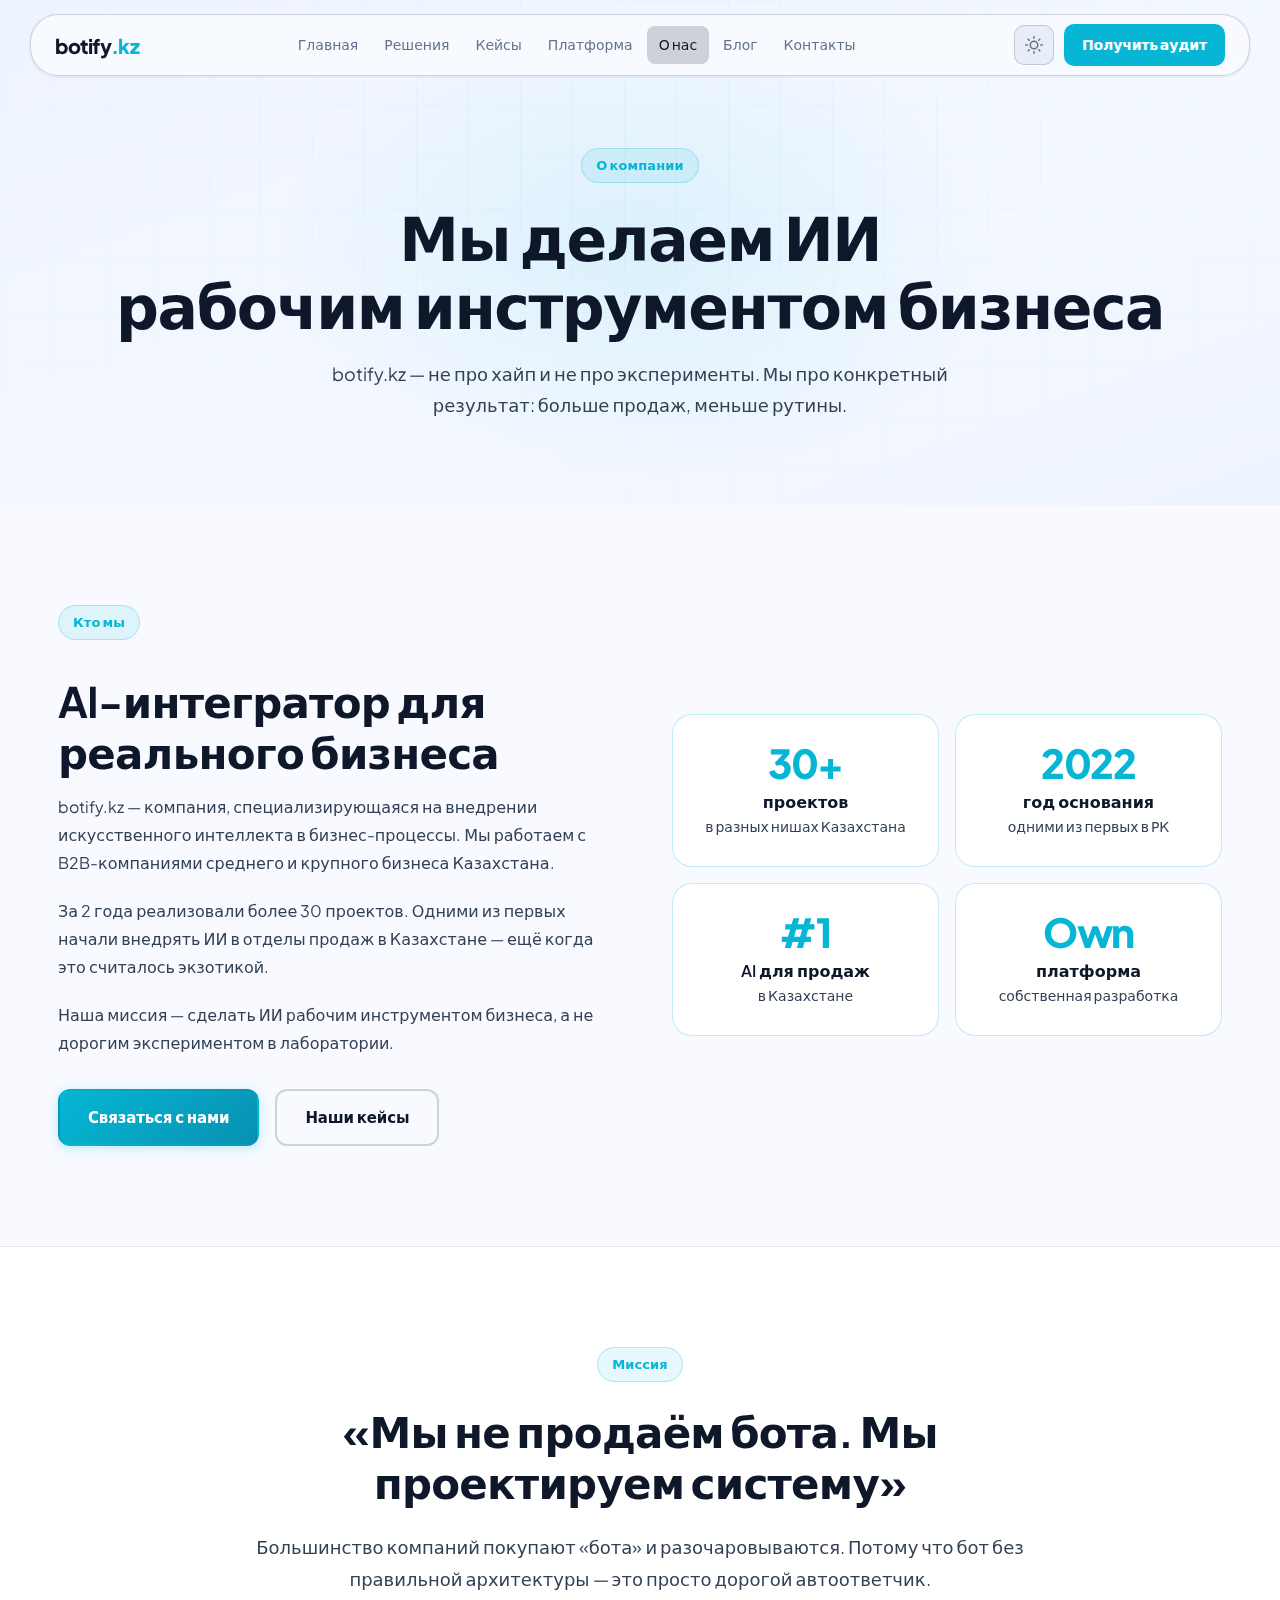
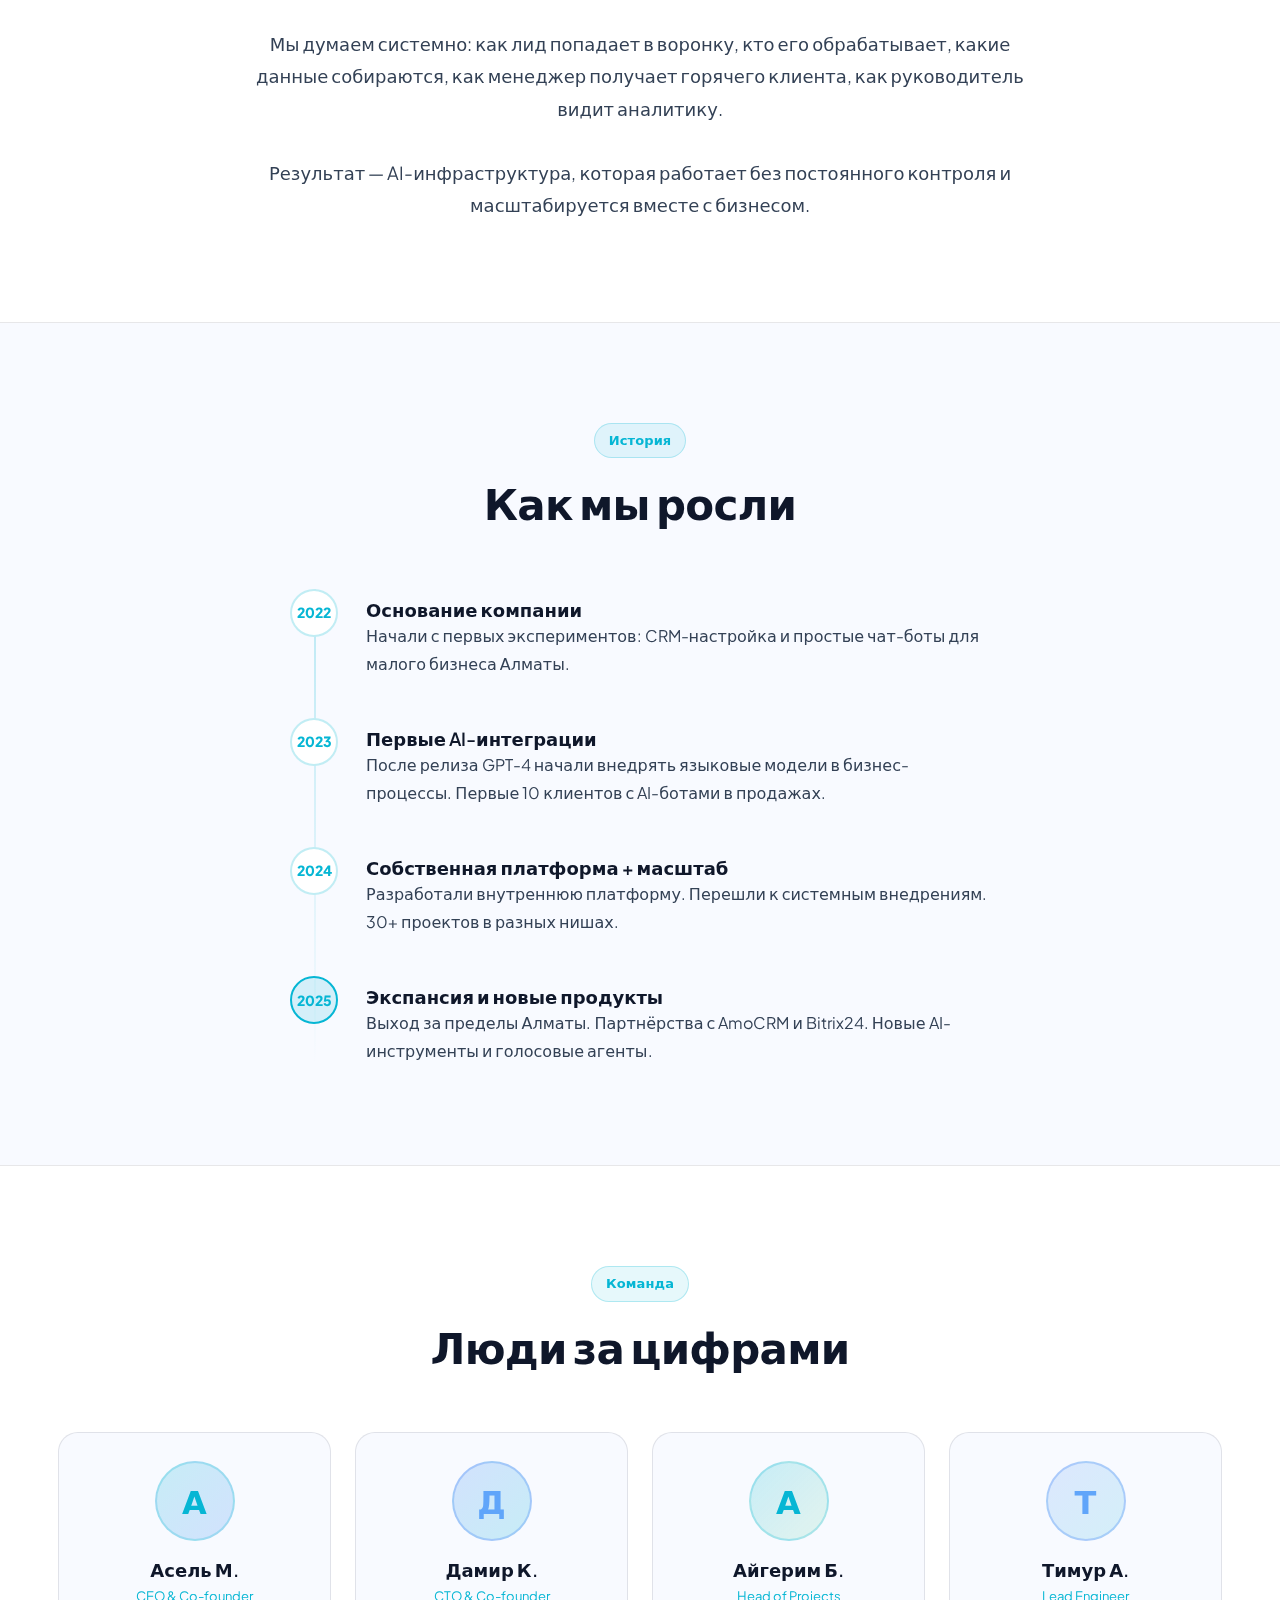
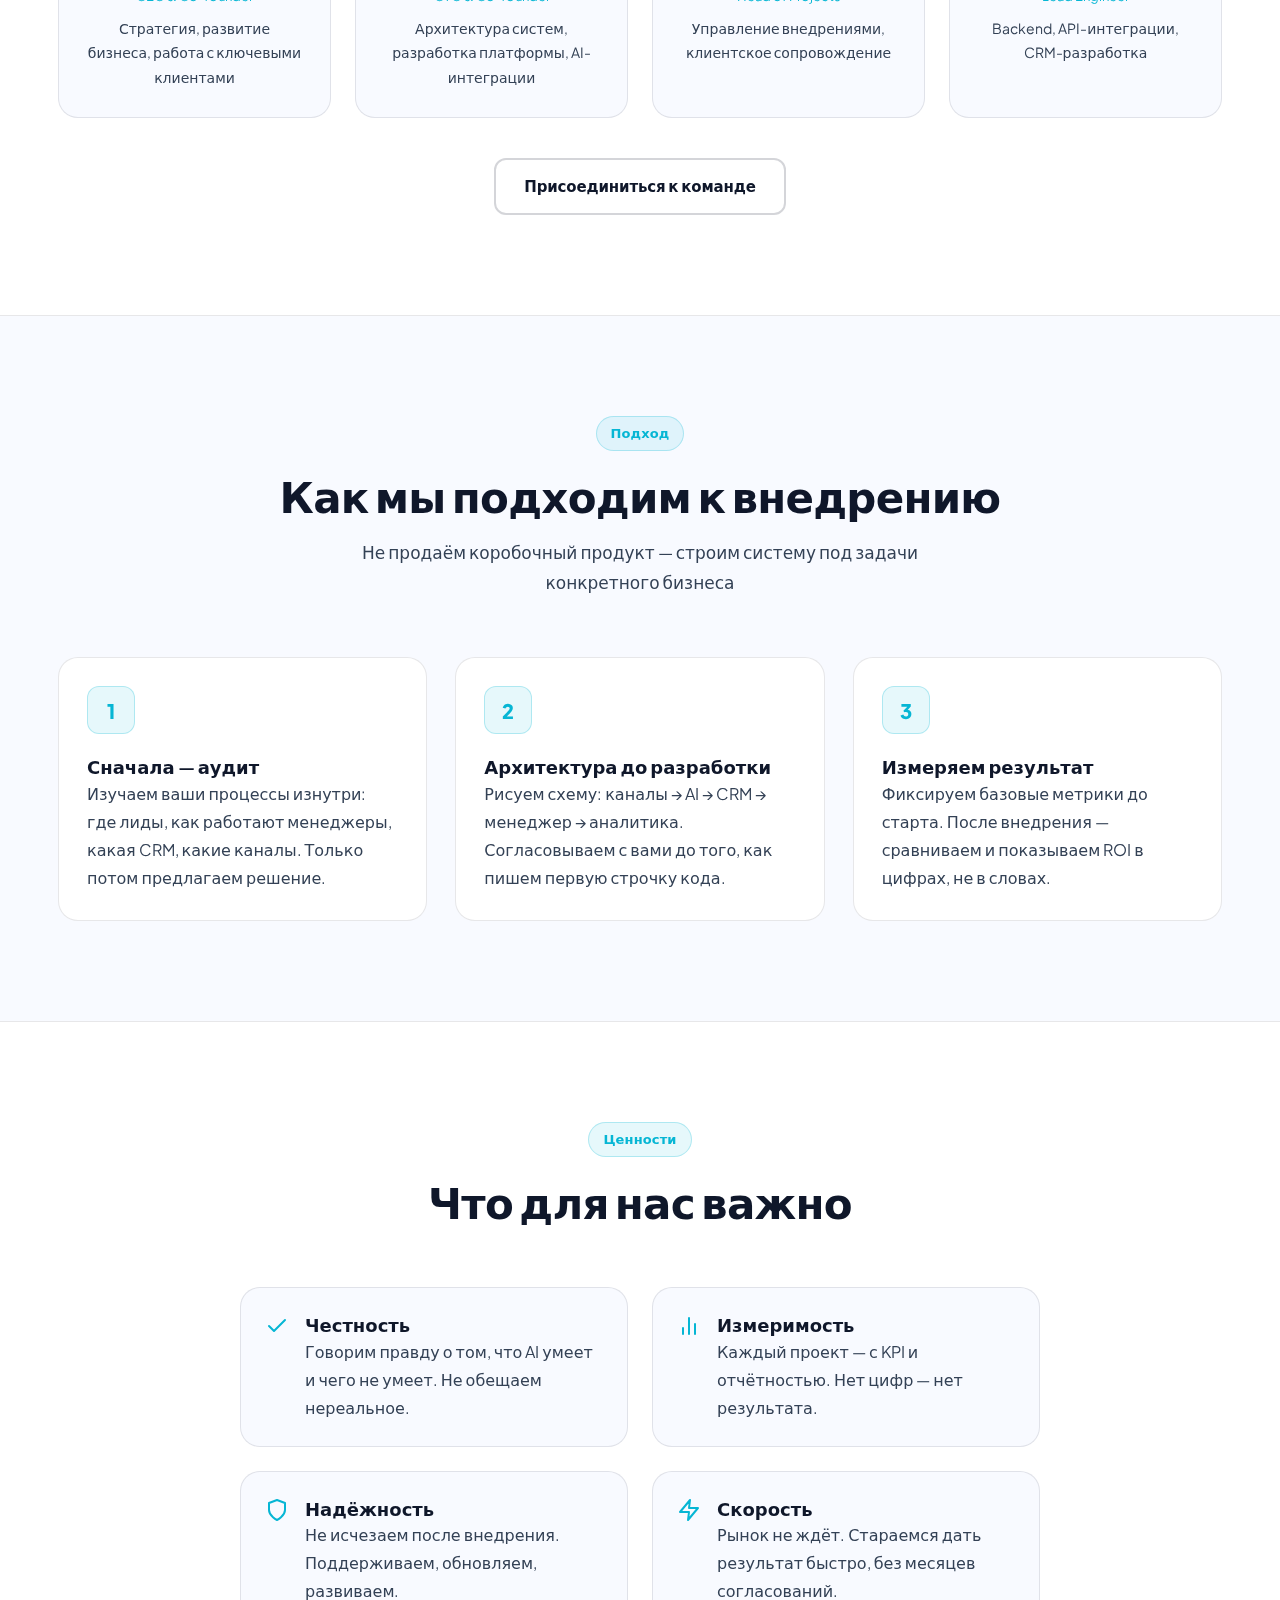
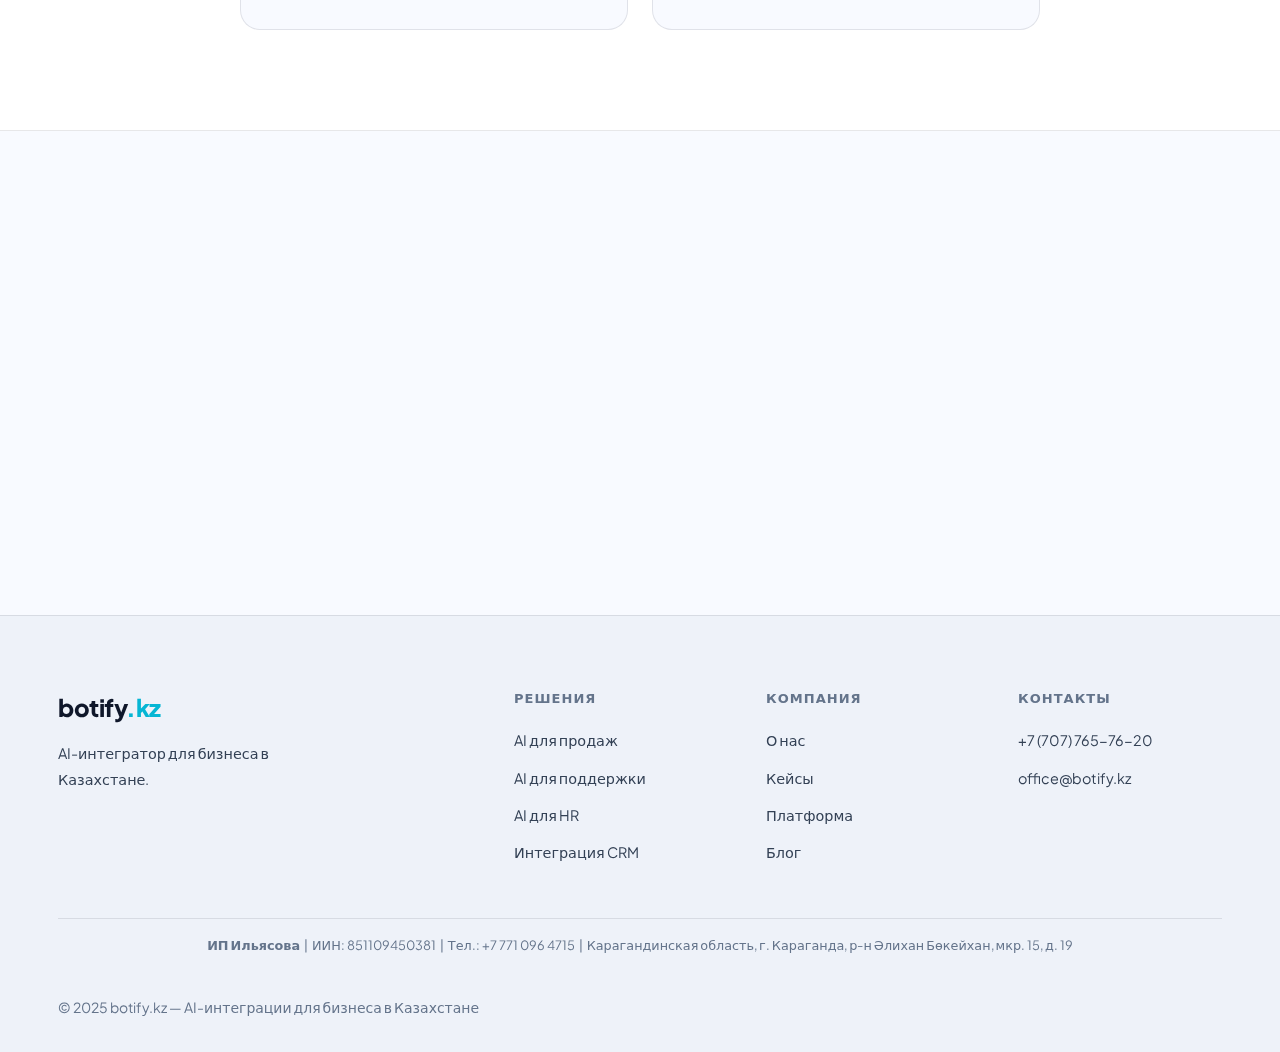
<file: about.html>
<!DOCTYPE html>
<html lang="ru" data-theme="dark">
<head>
  <meta charset="UTF-8">
  <meta name="viewport" content="width=device-width, initial-scale=1.0">
  <title>О компании — Botify.kz</title>
  <meta name="description" content="Botify.kz — AI-интегратор №1 в Казахстане. 2 года на рынке, 30+ проектов, собственная платформа.">
  <meta name="keywords" content="AI компания Казахстан, botify.kz о компании, AI интегратор Казахстан, Караганда">
  <link rel="icon" type="image/png" href="favicon.png">
  <link rel="apple-touch-icon" href="favicon.png">
  <link rel="canonical" href="https://botify.kz/about.html">
  <meta property="og:type" content="website">
  <meta property="og:url" content="https://botify.kz/about.html">
  <meta property="og:title" content="О компании — Botify.kz">
  <meta property="og:description" content="Botify.kz — AI-интегратор №1 в Казахстане. 2 года на рынке, 30+ проектов.">
  <meta property="og:site_name" content="Botify.kz">
  <meta property="og:locale" content="ru_RU">
  <link rel="stylesheet" href="styles.css">
  <!-- Google Analytics -->
  <script async src="https://www.googletagmanager.com/gtag/js?id=G-DMBHYCQ2NR"></script>
  <script>window.dataLayer=window.dataLayer||[];function gtag(){dataLayer.push(arguments);}gtag('js',new Date());gtag('config','G-DMBHYCQ2NR');</script>
  <script>
    (function(){var t=localStorage.getItem('botify-theme');if(t==='light'||t==='dark'){document.documentElement.setAttribute('data-theme',t);}else if(window.matchMedia('(prefers-color-scheme: light)').matches){document.documentElement.setAttribute('data-theme','light');}})();
  </script>
</head>
<body>

<nav class="navbar" id="navbar">
  <a href="index.html" class="navbar-logo">botify<span>.kz</span></a>
  <div class="navbar-nav">
    <a href="index.html" class="nav-link">Главная</a>
    <a href="solutions.html" class="nav-link">Решения</a>
    <a href="cases.html" class="nav-link">Кейсы</a>
    <a href="platform.html" class="nav-link">Платформа</a>
    <a href="about.html" class="nav-link active">О нас</a>
    <a href="blog.html" class="nav-link">Блог</a>
    <a href="contacts.html" class="nav-link">Контакты</a>
  </div>
  <div class="navbar-actions">
    <button class="theme-toggle" id="themeToggle" aria-label="Переключить тему">
      <svg class="icon-moon" xmlns="http://www.w3.org/2000/svg" width="18" height="18" viewBox="0 0 24 24" fill="none" stroke="currentColor" stroke-width="2" stroke-linecap="round" stroke-linejoin="round"><path d="M21 12.79A9 9 0 1 1 11.21 3 7 7 0 0 0 21 12.79z"/></svg>
      <svg class="icon-sun" xmlns="http://www.w3.org/2000/svg" width="18" height="18" viewBox="0 0 24 24" fill="none" stroke="currentColor" stroke-width="2" stroke-linecap="round" stroke-linejoin="round"><circle cx="12" cy="12" r="5"/><line x1="12" y1="1" x2="12" y2="3"/><line x1="12" y1="21" x2="12" y2="23"/><line x1="4.22" y1="4.22" x2="5.64" y2="5.64"/><line x1="18.36" y1="18.36" x2="19.78" y2="19.78"/><line x1="1" y1="12" x2="3" y2="12"/><line x1="21" y1="12" x2="23" y2="12"/><line x1="4.22" y1="19.78" x2="5.64" y2="18.36"/><line x1="18.36" y1="5.64" x2="19.78" y2="4.22"/></svg>
    </button>
    <a href="contacts.html" class="btn-nav">Получить аудит</a>
    <button class="hamburger" id="hamburger" aria-label="Меню">
      <span></span><span></span><span></span>
    </button>
  </div>
</nav>
<div class="mobile-menu" id="mobileMenu">
  <a href="index.html">Главная</a>
  <a href="solutions.html">Решения</a>
  <a href="cases.html">Кейсы</a>
  <a href="platform.html">Платформа</a>
  <a href="about.html">О нас</a>
  <a href="blog.html">Блог</a>
  <a href="contacts.html">Контакты</a>
  <a href="contacts.html" class="btn-nav" style="text-align:center;margin-top:8px;border-radius:9px;">Получить аудит</a>
</div>

<!-- PAGE HERO -->
<div class="page-hero reveal">
  <div class="container">
    <div class="badge" style="margin:0 auto 20px">О компании</div>
    <h1>Мы делаем ИИ<br>рабочим инструментом бизнеса</h1>
    <p>botify.kz — не про хайп и не про эксперименты. Мы про конкретный результат: больше продаж, меньше рутины.</p>
  </div>
</div>

<!-- WHO WE ARE -->
<section class="section">
  <div class="container">
    <div class="grid-2" style="gap:64px;align-items:center">
      <div>
        <div class="badge">Кто мы</div>
        <h2 style="margin-top:16px">AI-интегратор для реального бизнеса</h2>
        <p style="margin-top:16px;margin-bottom:20px">
          botify.kz — компания, специализирующаяся на внедрении искусственного интеллекта в бизнес-процессы. Мы работаем с B2B-компаниями среднего и крупного бизнеса Казахстана.
        </p>
        <p style="margin-bottom:20px">
          За 2 года реализовали более 30 проектов. Одними из первых начали внедрять ИИ в отделы продаж в Казахстане — ещё когда это считалось экзотикой.
        </p>
        <p style="margin-bottom:32px">
          Наша миссия — сделать ИИ рабочим инструментом бизнеса, а не дорогим экспериментом в лаборатории.
        </p>

        <div style="display:flex;gap:16px;flex-wrap:wrap">
          <a href="contacts.html" class="btn btn-primary">Связаться с нами</a>
          <a href="cases.html" class="btn btn-secondary">Наши кейсы</a>
        </div>
      </div>

      <div style="display:grid;grid-template-columns:1fr 1fr;gap:16px">
        <div style="background:var(--bg-card);border:1px solid var(--border-cyan);border-radius:var(--radius-lg);padding:28px;text-align:center">
          <div class="stat-num">30+</div>
          <h4 style="margin-top:8px;font-size:1rem">проектов</h4>
          <p style="font-size:0.875rem">в разных нишах Казахстана</p>
        </div>
        <div style="background:var(--bg-card);border:1px solid var(--border-cyan);border-radius:var(--radius-lg);padding:28px;text-align:center">
          <div class="stat-num">2022</div>
          <h4 style="margin-top:8px;font-size:1rem">год основания</h4>
          <p style="font-size:0.875rem">одними из первых в РК</p>
        </div>
        <div style="background:var(--bg-card);border:1px solid var(--border-cyan);border-radius:var(--radius-lg);padding:28px;text-align:center">
          <div class="stat-num">#1</div>
          <h4 style="margin-top:8px;font-size:1rem">AI для продаж</h4>
          <p style="font-size:0.875rem">в Казахстане</p>
        </div>
        <div style="background:var(--bg-card);border:1px solid var(--border-cyan);border-radius:var(--radius-lg);padding:28px;text-align:center">
          <div class="stat-num">Own</div>
          <h4 style="margin-top:8px;font-size:1rem">платформа</h4>
          <p style="font-size:0.875rem">собственная разработка</p>
        </div>
      </div>
    </div>
  </div>
</section>

<!-- MISSION -->
<section class="section" style="background:var(--bg-card);border-top:1px solid var(--border);border-bottom:1px solid var(--border)">
  <div class="container">
    <div style="max-width:800px;margin:0 auto;text-align:center">
      <div class="badge" style="margin:0 auto 24px">Миссия</div>
      <h2 style="margin-bottom:24px">«Мы не продаём бота. Мы проектируем систему»</h2>
      <p style="font-size:1.125rem;line-height:1.8;margin-bottom:32px">
        Большинство компаний покупают «бота» и разочаровываются. Потому что бот без правильной архитектуры — это просто дорогой автоответчик.
      </p>
      <p style="font-size:1.125rem;line-height:1.8;margin-bottom:32px">
        Мы думаем системно: как лид попадает в воронку, кто его обрабатывает, какие данные собираются, как менеджер получает горячего клиента, как руководитель видит аналитику.
      </p>
      <p style="font-size:1.125rem;line-height:1.8">
        Результат — AI-инфраструктура, которая работает без постоянного контроля и масштабируется вместе с бизнесом.
      </p>
    </div>
  </div>
</section>

<!-- HISTORY / TIMELINE -->
<section class="section">
  <div class="container">
    <div class="section-header text-center">
      <div class="badge" style="margin:0 auto 20px">История</div>
      <h2>Как мы росли</h2>
    </div>

    <div style="max-width:700px;margin:0 auto;position:relative">
      <!-- Timeline line -->
      <div style="position:absolute;left:24px;top:0;bottom:0;width:2px;background:linear-gradient(to bottom,var(--border-cyan),transparent)"></div>

      <div style="display:flex;flex-direction:column;gap:40px">
        <div style="display:flex;gap:28px;align-items:flex-start">
          <div style="width:48px;height:48px;border-radius:50%;background:var(--bg-card);border:2px solid var(--border-cyan);display:flex;align-items:center;justify-content:center;color:var(--cyan);font-weight:800;font-size:0.875rem;flex-shrink:0;position:relative;z-index:1">2022</div>
          <div style="flex:1;padding-top:8px">
            <h4>Основание компании</h4>
            <p>Начали с первых экспериментов: CRM-настройка и простые чат-боты для малого бизнеса Алматы.</p>
          </div>
        </div>
        <div style="display:flex;gap:28px;align-items:flex-start">
          <div style="width:48px;height:48px;border-radius:50%;background:var(--bg-card);border:2px solid var(--border-cyan);display:flex;align-items:center;justify-content:center;color:var(--cyan);font-weight:800;font-size:0.875rem;flex-shrink:0;position:relative;z-index:1">2023</div>
          <div style="flex:1;padding-top:8px">
            <h4>Первые AI-интеграции</h4>
            <p>После релиза GPT-4 начали внедрять языковые модели в бизнес-процессы. Первые 10 клиентов с AI-ботами в продажах.</p>
          </div>
        </div>
        <div style="display:flex;gap:28px;align-items:flex-start">
          <div style="width:48px;height:48px;border-radius:50%;background:var(--bg-card);border:2px solid var(--border-cyan);display:flex;align-items:center;justify-content:center;color:var(--cyan);font-weight:800;font-size:0.875rem;flex-shrink:0;position:relative;z-index:1">2024</div>
          <div style="flex:1;padding-top:8px">
            <h4>Собственная платформа + масштаб</h4>
            <p>Разработали внутреннюю платформу. Перешли к системным внедрениям. 30+ проектов в разных нишах.</p>
          </div>
        </div>
        <div style="display:flex;gap:28px;align-items:flex-start">
          <div style="width:48px;height:48px;border-radius:50%;background:rgba(6,182,212,0.15);border:2px solid var(--cyan);display:flex;align-items:center;justify-content:center;color:var(--cyan);font-weight:800;font-size:0.875rem;flex-shrink:0;position:relative;z-index:1">2025</div>
          <div style="flex:1;padding-top:8px">
            <h4>Экспансия и новые продукты</h4>
            <p>Выход за пределы Алматы. Партнёрства с AmoCRM и Bitrix24. Новые AI-инструменты и голосовые агенты.</p>
          </div>
        </div>
      </div>
    </div>
  </div>
</section>

<!-- TEAM -->
<section class="section" style="background:var(--bg-card);border-top:1px solid var(--border);border-bottom:1px solid var(--border)">
  <div class="container">
    <div class="section-header text-center">
      <div class="badge" style="margin:0 auto 20px">Команда</div>
      <h2>Люди за цифрами</h2>
    </div>

    <div style="display:grid;grid-template-columns:repeat(4,1fr);gap:24px">
      <!-- Team member 1 -->
      <div style="background:var(--bg-base);border:1px solid var(--border);border-radius:var(--radius-lg);padding:28px;text-align:center;transition:all var(--transition);cursor:default" onmouseover="this.style.borderColor='var(--border-cyan)'" onmouseout="this.style.borderColor='var(--border)'">
        <div style="width:80px;height:80px;border-radius:50%;background:linear-gradient(135deg,rgba(6,182,212,0.2),rgba(59,130,246,0.2));border:2px solid var(--border-cyan);display:flex;align-items:center;justify-content:center;margin:0 auto 16px;font-size:2rem;font-weight:800;color:var(--cyan)">А</div>
        <h4 style="margin-bottom:4px">Асель М.</h4>
        <div style="font-size:0.8125rem;color:var(--cyan);margin-bottom:8px">CEO & Co-founder</div>
        <p style="font-size:0.875rem">Стратегия, развитие бизнеса, работа с ключевыми клиентами</p>
      </div>

      <!-- Team member 2 -->
      <div style="background:var(--bg-base);border:1px solid var(--border);border-radius:var(--radius-lg);padding:28px;text-align:center;transition:all var(--transition);cursor:default" onmouseover="this.style.borderColor='var(--border-cyan)'" onmouseout="this.style.borderColor='var(--border)'">
        <div style="width:80px;height:80px;border-radius:50%;background:linear-gradient(135deg,rgba(59,130,246,0.2),rgba(6,182,212,0.2));border:2px solid rgba(59,130,246,0.3);display:flex;align-items:center;justify-content:center;margin:0 auto 16px;font-size:2rem;font-weight:800;color:var(--blue-light)">Д</div>
        <h4 style="margin-bottom:4px">Дамир К.</h4>
        <div style="font-size:0.8125rem;color:var(--cyan);margin-bottom:8px">CTO & Co-founder</div>
        <p style="font-size:0.875rem">Архитектура систем, разработка платформы, AI-интеграции</p>
      </div>

      <!-- Team member 3 -->
      <div style="background:var(--bg-base);border:1px solid var(--border);border-radius:var(--radius-lg);padding:28px;text-align:center;transition:all var(--transition);cursor:default" onmouseover="this.style.borderColor='var(--border-cyan)'" onmouseout="this.style.borderColor='var(--border)'">
        <div style="width:80px;height:80px;border-radius:50%;background:linear-gradient(135deg,rgba(6,182,212,0.2),rgba(34,197,94,0.1));border:2px solid var(--border-cyan);display:flex;align-items:center;justify-content:center;margin:0 auto 16px;font-size:2rem;font-weight:800;color:var(--cyan)">А</div>
        <h4 style="margin-bottom:4px">Айгерим Б.</h4>
        <div style="font-size:0.8125rem;color:var(--cyan);margin-bottom:8px">Head of Projects</div>
        <p style="font-size:0.875rem">Управление внедрениями, клиентское сопровождение</p>
      </div>

      <!-- Team member 4 -->
      <div style="background:var(--bg-base);border:1px solid var(--border);border-radius:var(--radius-lg);padding:28px;text-align:center;transition:all var(--transition);cursor:default" onmouseover="this.style.borderColor='var(--border-cyan)'" onmouseout="this.style.borderColor='var(--border)'">
        <div style="width:80px;height:80px;border-radius:50%;background:linear-gradient(135deg,rgba(59,130,246,0.15),rgba(6,182,212,0.15));border:2px solid rgba(59,130,246,0.3);display:flex;align-items:center;justify-content:center;margin:0 auto 16px;font-size:2rem;font-weight:800;color:var(--blue-light)">Т</div>
        <h4 style="margin-bottom:4px">Тимур А.</h4>
        <div style="font-size:0.8125rem;color:var(--cyan);margin-bottom:8px">Lead Engineer</div>
        <p style="font-size:0.875rem">Backend, API-интеграции, CRM-разработка</p>
      </div>
    </div>

    <div style="text-align:center;margin-top:40px">
      <a href="contacts.html" class="btn btn-secondary">Присоединиться к команде</a>
    </div>
  </div>
</section>

<!-- APPROACH -->
<section class="section">
  <div class="container">
    <div class="section-header text-center">
      <div class="badge" style="margin:0 auto 20px">Подход</div>
      <h2>Как мы подходим к внедрению</h2>
      <p>Не продаём коробочный продукт — строим систему под задачи конкретного бизнеса</p>
    </div>

    <div class="grid-3">
      <div style="background:var(--bg-card);border:1px solid var(--border);border-radius:var(--radius-lg);padding:28px">
        <div style="width:48px;height:48px;border-radius:12px;background:var(--cyan-glow);border:1px solid var(--border-cyan);display:flex;align-items:center;justify-content:center;color:var(--cyan);font-weight:800;font-size:1.25rem;margin-bottom:20px">1</div>
        <h4>Сначала — аудит</h4>
        <p>Изучаем ваши процессы изнутри: где лиды, как работают менеджеры, какая CRM, какие каналы. Только потом предлагаем решение.</p>
      </div>
      <div style="background:var(--bg-card);border:1px solid var(--border);border-radius:var(--radius-lg);padding:28px">
        <div style="width:48px;height:48px;border-radius:12px;background:var(--cyan-glow);border:1px solid var(--border-cyan);display:flex;align-items:center;justify-content:center;color:var(--cyan);font-weight:800;font-size:1.25rem;margin-bottom:20px">2</div>
        <h4>Архитектура до разработки</h4>
        <p>Рисуем схему: каналы → AI → CRM → менеджер → аналитика. Согласовываем с вами до того, как пишем первую строчку кода.</p>
      </div>
      <div style="background:var(--bg-card);border:1px solid var(--border);border-radius:var(--radius-lg);padding:28px">
        <div style="width:48px;height:48px;border-radius:12px;background:var(--cyan-glow);border:1px solid var(--border-cyan);display:flex;align-items:center;justify-content:center;color:var(--cyan);font-weight:800;font-size:1.25rem;margin-bottom:20px">3</div>
        <h4>Измеряем результат</h4>
        <p>Фиксируем базовые метрики до старта. После внедрения — сравниваем и показываем ROI в цифрах, не в словах.</p>
      </div>
    </div>
  </div>
</section>

<!-- VALUES -->
<section class="section" style="background:var(--bg-card);border-top:1px solid var(--border);border-bottom:1px solid var(--border)">
  <div class="container">
    <div class="section-header text-center">
      <div class="badge" style="margin:0 auto 20px">Ценности</div>
      <h2>Что для нас важно</h2>
    </div>

    <div style="display:grid;grid-template-columns:repeat(2,1fr);gap:24px;max-width:800px;margin:0 auto">
      <div style="display:flex;gap:16px;align-items:flex-start;padding:24px;background:var(--bg-base);border:1px solid var(--border);border-radius:var(--radius-lg)">
        <div style="color:var(--cyan);flex-shrink:0;margin-top:2px">
          <svg xmlns="http://www.w3.org/2000/svg" width="24" height="24" viewBox="0 0 24 24" fill="none" stroke="currentColor" stroke-width="2" stroke-linecap="round" stroke-linejoin="round"><polyline points="20 6 9 17 4 12"/></svg>
        </div>
        <div>
          <h4>Честность</h4>
          <p>Говорим правду о том, что AI умеет и чего не умеет. Не обещаем нереальное.</p>
        </div>
      </div>
      <div style="display:flex;gap:16px;align-items:flex-start;padding:24px;background:var(--bg-base);border:1px solid var(--border);border-radius:var(--radius-lg)">
        <div style="color:var(--cyan);flex-shrink:0;margin-top:2px">
          <svg xmlns="http://www.w3.org/2000/svg" width="24" height="24" viewBox="0 0 24 24" fill="none" stroke="currentColor" stroke-width="2" stroke-linecap="round" stroke-linejoin="round"><line x1="18" y1="20" x2="18" y2="10"/><line x1="12" y1="20" x2="12" y2="4"/><line x1="6" y1="20" x2="6" y2="14"/></svg>
        </div>
        <div>
          <h4>Измеримость</h4>
          <p>Каждый проект — с KPI и отчётностью. Нет цифр — нет результата.</p>
        </div>
      </div>
      <div style="display:flex;gap:16px;align-items:flex-start;padding:24px;background:var(--bg-base);border:1px solid var(--border);border-radius:var(--radius-lg)">
        <div style="color:var(--cyan);flex-shrink:0;margin-top:2px">
          <svg xmlns="http://www.w3.org/2000/svg" width="24" height="24" viewBox="0 0 24 24" fill="none" stroke="currentColor" stroke-width="2" stroke-linecap="round" stroke-linejoin="round"><path d="M12 22s8-4 8-10V5l-8-3-8 3v7c0 6 8 10 8 10z"/></svg>
        </div>
        <div>
          <h4>Надёжность</h4>
          <p>Не исчезаем после внедрения. Поддерживаем, обновляем, развиваем.</p>
        </div>
      </div>
      <div style="display:flex;gap:16px;align-items:flex-start;padding:24px;background:var(--bg-base);border:1px solid var(--border);border-radius:var(--radius-lg)">
        <div style="color:var(--cyan);flex-shrink:0;margin-top:2px">
          <svg xmlns="http://www.w3.org/2000/svg" width="24" height="24" viewBox="0 0 24 24" fill="none" stroke="currentColor" stroke-width="2" stroke-linecap="round" stroke-linejoin="round"><polygon points="13 2 3 14 12 14 11 22 21 10 12 10 13 2"/></svg>
        </div>
        <div>
          <h4>Скорость</h4>
          <p>Рынок не ждёт. Стараемся дать результат быстро, без месяцев согласований.</p>
        </div>
      </div>
    </div>
  </div>
</section>

<!-- CTA -->
<div class="cta-section reveal">
  <div class="container">
    <div class="cta-content">
      <div class="badge" style="margin:0 auto 24px">Работаем вместе?</div>
      <h2>Давайте познакомимся</h2>
      <p>Расскажите о задаче — предложим решение. Первая встреча бесплатна.</p>
      <div class="cta-actions">
        <a href="contacts.html" class="btn btn-primary">Написать нам</a>
        <a href="cases.html" class="btn btn-secondary">Смотреть кейсы</a>
      </div>
    </div>
  </div>
</div>

<!-- FOOTER -->
<footer class="footer">
  <div class="container">
    <div class="footer-grid">
      <div class="footer-brand">
        <div class="navbar-logo" style="font-size:1.5rem">botify<span>.kz</span></div>
        <p>AI-интегратор для бизнеса в Казахстане.</p>
      </div>
      <div class="footer-col">
        <h5>Решения</h5>
        <ul>
          <li><a href="solutions.html#sales">AI для продаж</a></li>
          <li><a href="solutions.html#support">AI для поддержки</a></li>
          <li><a href="solutions.html#hr">AI для HR</a></li>
          <li><a href="solutions.html#crm">Интеграция CRM</a></li>
        </ul>
      </div>
      <div class="footer-col">
        <h5>Компания</h5>
        <ul>
          <li><a href="about.html">О нас</a></li>
          <li><a href="cases.html">Кейсы</a></li>
          <li><a href="platform.html">Платформа</a></li>
          <li><a href="blog.html">Блог</a></li>
        </ul>
      </div>
      <div class="footer-col">
        <h5>Контакты</h5>
        <ul>
          <li><a href="tel:+77077657620">+7 (707) 765-76-20</a></li>
          <li><a href="mailto:office@botify.kz">office@botify.kz</a></li>
        </ul>
      </div>
    </div>
    <div class="footer-requisites">
      <p><strong>ИП Ильясова</strong> &nbsp;|&nbsp; ИИН: 851109450381 &nbsp;|&nbsp; Тел.: +7 771 096 4715 &nbsp;|&nbsp; Карагандинская область, г. Караганда, р-н Әлихан Бөкейхан, мкр. 15, д. 19</p>
    </div>

    <div class="footer-bottom">
      <p>&copy; 2025 botify.kz — AI-интеграции для бизнеса в Казахстане</p>
    </div>
  </div>
</footer>

<script src="data.js"></script>
<script src="app.js"></script>
</body>
</html>
</file>
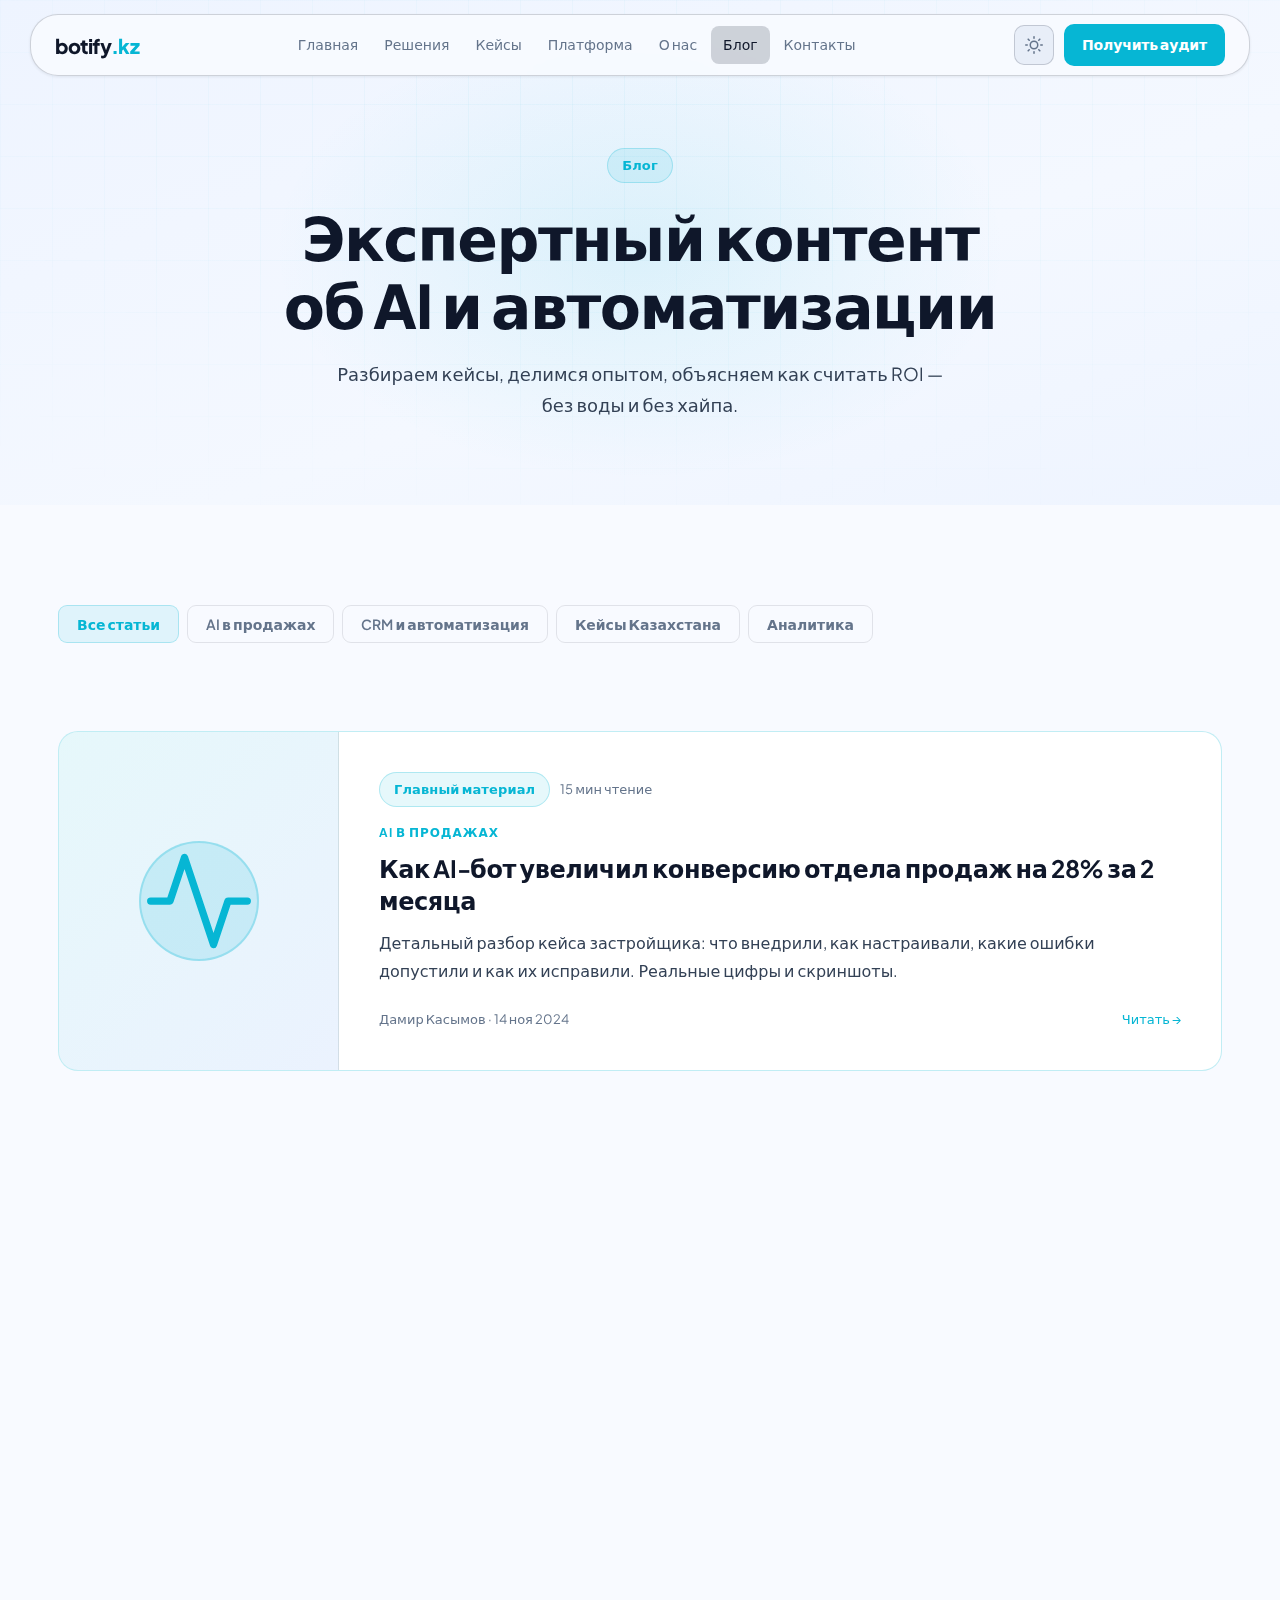
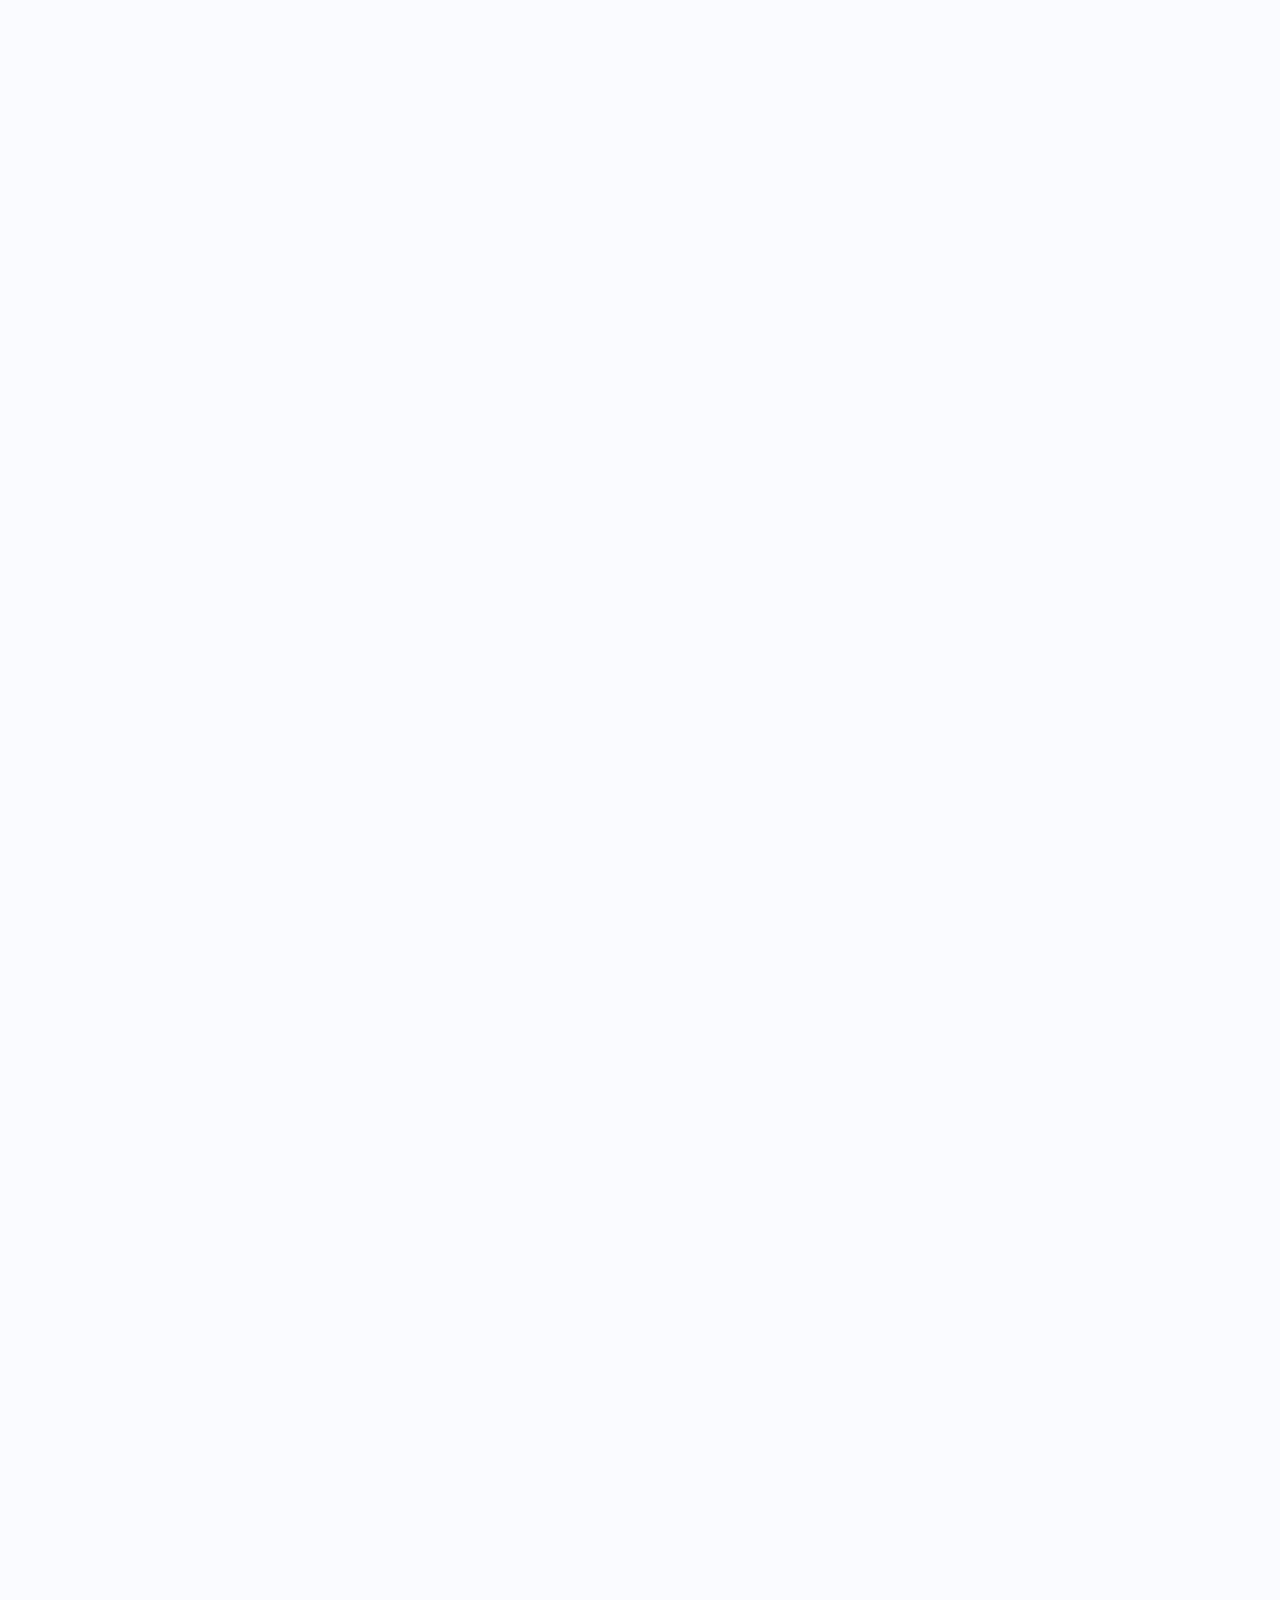
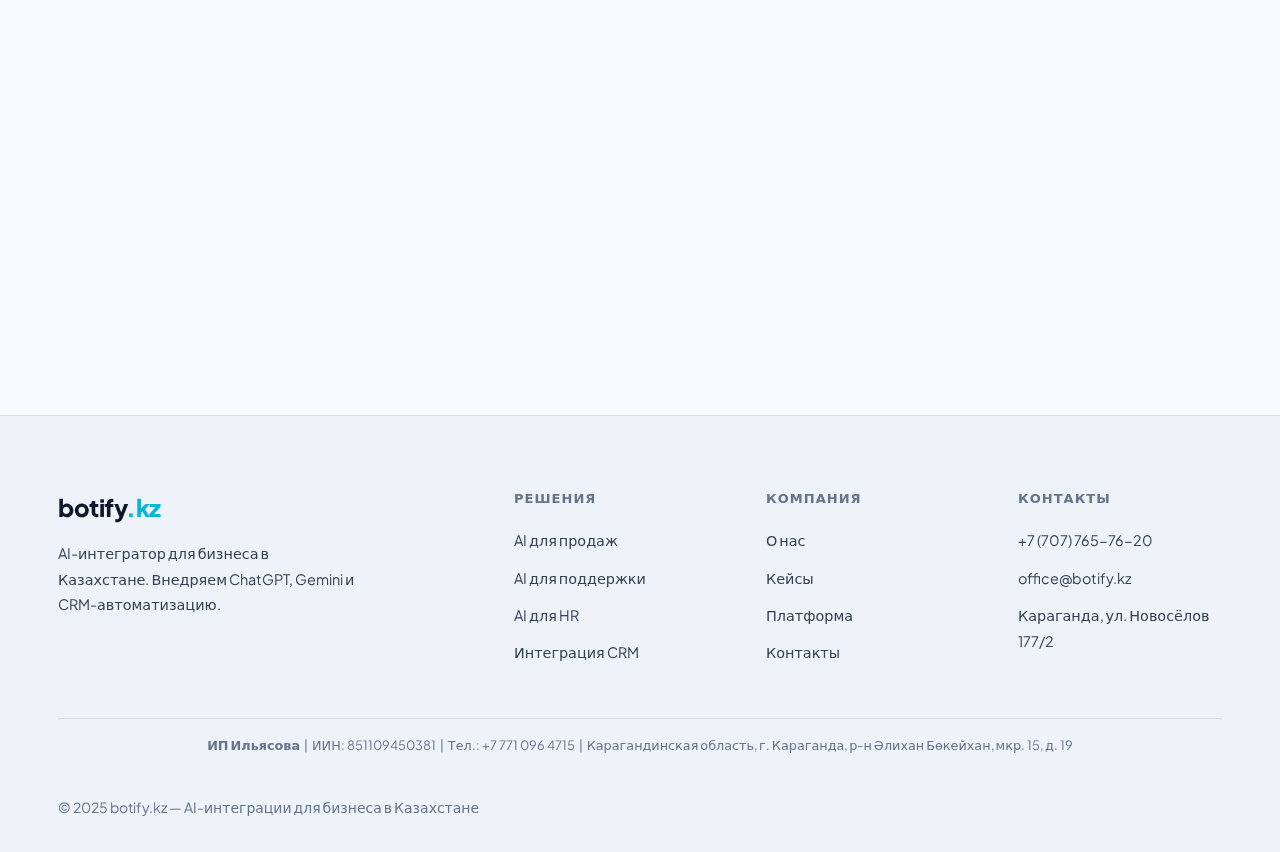
<file: blog.html>
<!DOCTYPE html>
<html lang="ru" data-theme="dark">
<head>
  <meta charset="UTF-8">
  <meta name="viewport" content="width=device-width, initial-scale=1.0">
  <title>Блог — Botify.kz</title>
  <meta name="description" content="Экспертные статьи об AI в продажах, CRM-автоматизации и кейсах из Казахстана. Блог botify.kz.">
  <meta name="keywords" content="AI блог Казахстан, автоматизация бизнеса статьи, ChatGPT кейсы, CRM автоматизация">
  <link rel="icon" type="image/png" href="favicon.png">
  <link rel="apple-touch-icon" href="favicon.png">
  <link rel="canonical" href="https://botify.kz/blog.html">
  <meta property="og:type" content="website">
  <meta property="og:url" content="https://botify.kz/blog.html">
  <meta property="og:title" content="Блог — Botify.kz">
  <meta property="og:description" content="Экспертные статьи об AI в продажах, CRM-автоматизации и кейсах из Казахстана.">
  <meta property="og:site_name" content="Botify.kz">
  <meta property="og:locale" content="ru_RU">
  <link rel="stylesheet" href="styles.css">
  <!-- Google Analytics -->
  <script async src="https://www.googletagmanager.com/gtag/js?id=G-DMBHYCQ2NR"></script>
  <script>window.dataLayer=window.dataLayer||[];function gtag(){dataLayer.push(arguments);}gtag('js',new Date());gtag('config','G-DMBHYCQ2NR');</script>
  <script>
    (function(){var t=localStorage.getItem('botify-theme');if(t==='light'||t==='dark'){document.documentElement.setAttribute('data-theme',t);}else if(window.matchMedia('(prefers-color-scheme: light)').matches){document.documentElement.setAttribute('data-theme','light');}})();
  </script>
</head>
<body>

<nav class="navbar" id="navbar">
  <a href="index.html" class="navbar-logo">botify<span>.kz</span></a>
  <div class="navbar-nav">
    <a href="index.html" class="nav-link">Главная</a>
    <a href="solutions.html" class="nav-link">Решения</a>
    <a href="cases.html" class="nav-link">Кейсы</a>
    <a href="platform.html" class="nav-link">Платформа</a>
    <a href="about.html" class="nav-link">О нас</a>
    <a href="blog.html" class="nav-link active">Блог</a>
    <a href="contacts.html" class="nav-link">Контакты</a>
  </div>
  <div class="navbar-actions">
    <button class="theme-toggle" id="themeToggle" aria-label="Переключить тему">
      <svg class="icon-moon" xmlns="http://www.w3.org/2000/svg" width="18" height="18" viewBox="0 0 24 24" fill="none" stroke="currentColor" stroke-width="2" stroke-linecap="round" stroke-linejoin="round"><path d="M21 12.79A9 9 0 1 1 11.21 3 7 7 0 0 0 21 12.79z"/></svg>
      <svg class="icon-sun" xmlns="http://www.w3.org/2000/svg" width="18" height="18" viewBox="0 0 24 24" fill="none" stroke="currentColor" stroke-width="2" stroke-linecap="round" stroke-linejoin="round"><circle cx="12" cy="12" r="5"/><line x1="12" y1="1" x2="12" y2="3"/><line x1="12" y1="21" x2="12" y2="23"/><line x1="4.22" y1="4.22" x2="5.64" y2="5.64"/><line x1="18.36" y1="18.36" x2="19.78" y2="19.78"/><line x1="1" y1="12" x2="3" y2="12"/><line x1="21" y1="12" x2="23" y2="12"/><line x1="4.22" y1="19.78" x2="5.64" y2="18.36"/><line x1="18.36" y1="5.64" x2="19.78" y2="4.22"/></svg>
    </button>
    <a href="contacts.html" class="btn-nav">Получить аудит</a>
    <button class="hamburger" id="hamburger" aria-label="Меню">
      <span></span><span></span><span></span>
    </button>
  </div>
</nav>

<div class="mobile-menu" id="mobileMenu">
  <a href="index.html">Главная</a>
  <a href="solutions.html">Решения</a>
  <a href="cases.html">Кейсы</a>
  <a href="platform.html">Платформа</a>
  <a href="about.html">О нас</a>
  <a href="blog.html">Блог</a>
  <a href="contacts.html">Контакты</a>
  <a href="contacts.html" class="btn-nav" style="text-align:center;margin-top:8px;border-radius:9px;">Получить аудит</a>
</div>

<!-- PAGE HERO -->
<div class="page-hero reveal">
  <div class="container">
    <div class="badge" style="margin:0 auto 20px">Блог</div>
    <h1>Экспертный контент<br>об AI и автоматизации</h1>
    <p>Разбираем кейсы, делимся опытом, объясняем как считать ROI — без воды и без хайпа.</p>
  </div>
</div>

<!-- BLOG CONTENT (rendered from data.js) -->
<section class="section">
  <div class="container">
    <div class="tabs reveal" id="blogTabs" style="margin-bottom:48px">
      <button class="tab-btn active" data-filter="all">Все статьи</button>
      <button class="tab-btn" data-filter="ai-sales">AI в продажах</button>
      <button class="tab-btn" data-filter="crm">CRM и автоматизация</button>
      <button class="tab-btn" data-filter="kz">Кейсы Казахстана</button>
      <button class="tab-btn" data-filter="analytics">Аналитика</button>
    </div>

    <!-- Реальные статьи из Telegram (появляются первыми) -->
    <div class="blog-grid" id="realPostsGrid" style="margin-bottom:40px"></div>

    <!-- Featured post container -->
    <div id="featuredContainer"></div>

    <!-- Blog grid (заглушки из data.js) -->
    <div class="blog-grid" id="blogGrid"></div>

    <div style="text-align:center;margin-top:48px">
      <button class="btn btn-ghost" id="loadMoreBtn">Загрузить ещё статьи</button>
    </div>
  </div>
</section>

<!-- NEWSLETTER -->
<section class="section reveal" style="background:var(--bg-card);border-top:1px solid var(--border);border-bottom:1px solid var(--border)">
  <div class="container">
    <div style="max-width:600px;margin:0 auto;text-align:center">
      <div class="badge" style="margin:0 auto 20px">Чек-лист бесплатно</div>
      <h2>Готов ли ваш бизнес к AI?</h2>
      <p style="margin:16px 0 32px">Получите чек-лист «10 признаков того, что ваш отдел продаж готов к AI-автоматизации» — на email.</p>
      <div style="display:flex;gap:12px;max-width:460px;margin:0 auto;flex-wrap:wrap">
        <input type="email" class="form-input" placeholder="ваш@email.com" style="flex:1;min-width:200px">
        <button class="btn btn-primary" style="white-space:nowrap;padding:12px 20px">Получить</button>
      </div>
      <p style="font-size:0.8125rem;color:var(--text-muted);margin-top:12px">Без спама. Отписаться можно в один клик.</p>
    </div>
  </div>
</section>

<!-- CTA -->
<div class="cta-section reveal">
  <div class="container">
    <div class="cta-content">
      <div class="badge" style="margin:0 auto 24px">Готовы действовать?</div>
      <h2>От статьи — к реальному результату</h2>
      <p>Обсудим вашу ситуацию и покажем, как AI может помочь вашему бизнесу конкретно.</p>
      <div class="cta-actions">
        <a href="contacts.html" class="btn btn-primary">Записаться на аудит</a>
        <a href="cases.html" class="btn btn-secondary">Смотреть кейсы</a>
      </div>
    </div>
  </div>
</div>

<!-- FOOTER -->
<footer class="footer">
  <div class="container">
    <div class="footer-grid">
      <div class="footer-brand">
        <div class="navbar-logo" style="font-size:1.5rem">botify<span>.kz</span></div>
        <p>AI-интегратор для бизнеса в Казахстане. Внедряем ChatGPT, Gemini и CRM-автоматизацию.</p>
      </div>
      <div class="footer-col">
        <h5>Решения</h5>
        <ul>
          <li><a href="solutions.html#sales">AI для продаж</a></li>
          <li><a href="solutions.html#support">AI для поддержки</a></li>
          <li><a href="solutions.html#hr">AI для HR</a></li>
          <li><a href="solutions.html#crm">Интеграция CRM</a></li>
        </ul>
      </div>
      <div class="footer-col">
        <h5>Компания</h5>
        <ul>
          <li><a href="about.html">О нас</a></li>
          <li><a href="cases.html">Кейсы</a></li>
          <li><a href="platform.html">Платформа</a></li>
          <li><a href="contacts.html">Контакты</a></li>
        </ul>
      </div>
      <div class="footer-col">
        <h5>Контакты</h5>
        <ul>
          <li><a href="tel:+77077657620">+7 (707) 765-76-20</a></li>
          <li><a href="mailto:office@botify.kz">office@botify.kz</a></li>
          <li><a href="#">Караганда, ул. Новосёлов 177/2</a></li>
        </ul>
      </div>
    </div>
    <div class="footer-requisites">
      <p><strong>ИП Ильясова</strong> &nbsp;|&nbsp; ИИН: 851109450381 &nbsp;|&nbsp; Тел.: +7 771 096 4715 &nbsp;|&nbsp; Карагандинская область, г. Караганда, р-н Әлихан Бөкейхан, мкр. 15, д. 19</p>
    </div>

    <div class="footer-bottom">
      <p>&copy; 2025 botify.kz — AI-интеграции для бизнеса в Казахстане</p>
    </div>
  </div>
</footer>

<script src="data.js"></script>
<script src="app.js"></script>
<script>
(function () {
  var currentFilter = 'all';
  var visibleCount = 9;

  function getIcon(iconPath) {
    return '<svg xmlns="http://www.w3.org/2000/svg" viewBox="0 0 24 24" fill="none" stroke="currentColor" stroke-width="1.5" stroke-linecap="round" stroke-linejoin="round"><path d="' + iconPath + '"/></svg>';
  }

  function renderBlog(filter) {
    var posts = window.BLOG_POSTS || [];
    var filtered = filter === 'all' ? posts : posts.filter(function (p) { return p.cat === filter; });
    var featured = filtered.filter(function (p) { return p.featured; })[0];
    var regular = filtered.filter(function (p) { return !p.featured; });

    // Featured post
    var featuredEl = document.getElementById('featuredContainer');
    if (featured && (filter === 'all' || featured.cat === filter)) {
      featuredEl.innerHTML = '<div class="blog-post-featured reveal" style="background:var(--bg-card);border:1px solid var(--border-cyan);border-radius:var(--radius-lg);overflow:hidden;margin-bottom:40px">' +
        '<div class="blog-featured-grid">' +
        '<div style="background:linear-gradient(135deg,rgba(6,182,212,0.1),rgba(59,130,246,0.1));min-height:260px;display:flex;align-items:center;justify-content:center;border-right:1px solid var(--border)">' +
        '<div style="width:120px;height:120px;border-radius:50%;background:rgba(6,182,212,0.15);border:2px solid var(--border-cyan);display:flex;align-items:center;justify-content:center;color:var(--cyan)">' +
        getIcon(featured.icon) +
        '</div></div>' +
        '<div style="padding:40px">' +
        '<div style="display:flex;gap:10px;margin-bottom:16px;flex-wrap:wrap">' +
        '<span class="badge" style="margin:0">Главный материал</span>' +
        '<span style="font-size:0.8125rem;color:var(--text-muted);align-self:center">' + featured.readMin + ' мин чтение</span>' +
        '</div>' +
        '<div class="blog-cat">' + featured.catLabel + '</div>' +
        '<h2 style="font-size:1.5rem;margin-bottom:12px;line-height:1.35">' + featured.title + '</h2>' +
        '<p style="margin-bottom:24px">' + featured.excerpt + '</p>' +
        '<div class="blog-meta"><span>' + featured.author + ' · ' + featured.date + '</span><span style="color:var(--cyan)">Читать →</span></div>' +
        '</div></div></div>';
    } else {
      featuredEl.innerHTML = '';
    }

    // Regular posts
    var gridEl = document.getElementById('blogGrid');
    var toShow = regular.slice(0, visibleCount);
    gridEl.innerHTML = toShow.map(function (p) {
      return '<div class="blog-card reveal">' +
        '<div class="blog-img"><div class="blog-img-inner">' + getIcon(p.icon) + '</div></div>' +
        '<div class="blog-body">' +
        '<div class="blog-cat">' + p.catLabel + '</div>' +
        '<div class="blog-title">' + p.title + '</div>' +
        '<div class="blog-excerpt">' + p.excerpt + '</div>' +
        '<div class="blog-meta"><span>' + p.readMin + ' мин · ' + p.date + '</span><span style="color:var(--cyan)">Читать →</span></div>' +
        '</div></div>';
    }).join('');

    // Update load more button
    var loadBtn = document.getElementById('loadMoreBtn');
    if (loadBtn) {
      loadBtn.style.display = regular.length > visibleCount ? '' : 'none';
    }

    // Register new elements for reveal
    if (window._revealObserver) {
      document.querySelectorAll('.blog-card.reveal:not(.revealed), .blog-post-featured.reveal:not(.revealed)').forEach(function (el) {
        window._revealObserver.observe(el);
      });
    } else {
      document.querySelectorAll('.blog-card.reveal, .blog-post-featured.reveal').forEach(function (el) {
        el.classList.add('revealed');
      });
    }
  }

  // Рендер реальных статей из blog-index.json (из Telegram)
  function renderRealPosts(posts) {
    if (!posts || !posts.length) return;
    var container = document.getElementById('realPostsGrid');
    if (!container) return;
    container.innerHTML = posts.map(function(p) {
      return '<a href="' + p.url + '" class="blog-card reveal" style="text-decoration:none;display:block">' +
        '<div class="blog-img"><div class="blog-img-inner">' +
        '<svg xmlns="http://www.w3.org/2000/svg" viewBox="0 0 24 24" fill="none" stroke="currentColor" stroke-width="1.5" stroke-linecap="round" stroke-linejoin="round"><path d="M12 20h9M16.5 3.5a2.121 2.121 0 0 1 3 3L7 19l-4 1 1-4L16.5 3.5z"/></svg>' +
        '</div></div>' +
        '<div class="blog-body">' +
        '<div class="blog-cat">' + p.category + '</div>' +
        '<div class="blog-title">' + p.title + '</div>' +
        '<div class="blog-meta"><span>' + p.dateRu + '</span><span style="color:var(--cyan)">Читать →</span></div>' +
        '</div></a>';
    }).join('');
    if (window._revealObserver) {
      container.querySelectorAll('.reveal:not(.revealed)').forEach(function(el) { window._revealObserver.observe(el); });
    } else {
      container.querySelectorAll('.reveal').forEach(function(el) { el.classList.add('revealed'); });
    }
  }

  document.addEventListener('DOMContentLoaded', function () {
    // Загружаем реальные статьи из Telegram
    fetch('blog-index.json?v=' + Date.now())
      .then(function(r) { return r.json(); })
      .then(function(posts) { renderRealPosts(posts); })
      .catch(function() {});

    renderBlog('all');

    // Filter tabs
    document.querySelectorAll('#blogTabs .tab-btn').forEach(function (btn) {
      btn.addEventListener('click', function () {
        document.querySelectorAll('#blogTabs .tab-btn').forEach(function (b) { b.classList.remove('active'); });
        this.classList.add('active');
        currentFilter = this.dataset.filter;
        visibleCount = 9;
        renderBlog(currentFilter);
      });
    });

    // Load more
    var loadBtn = document.getElementById('loadMoreBtn');
    if (loadBtn) {
      loadBtn.addEventListener('click', function () {
        visibleCount += 6;
        renderBlog(currentFilter);
      });
    }
  });
})();
</script>
</body>
</html>
</file>
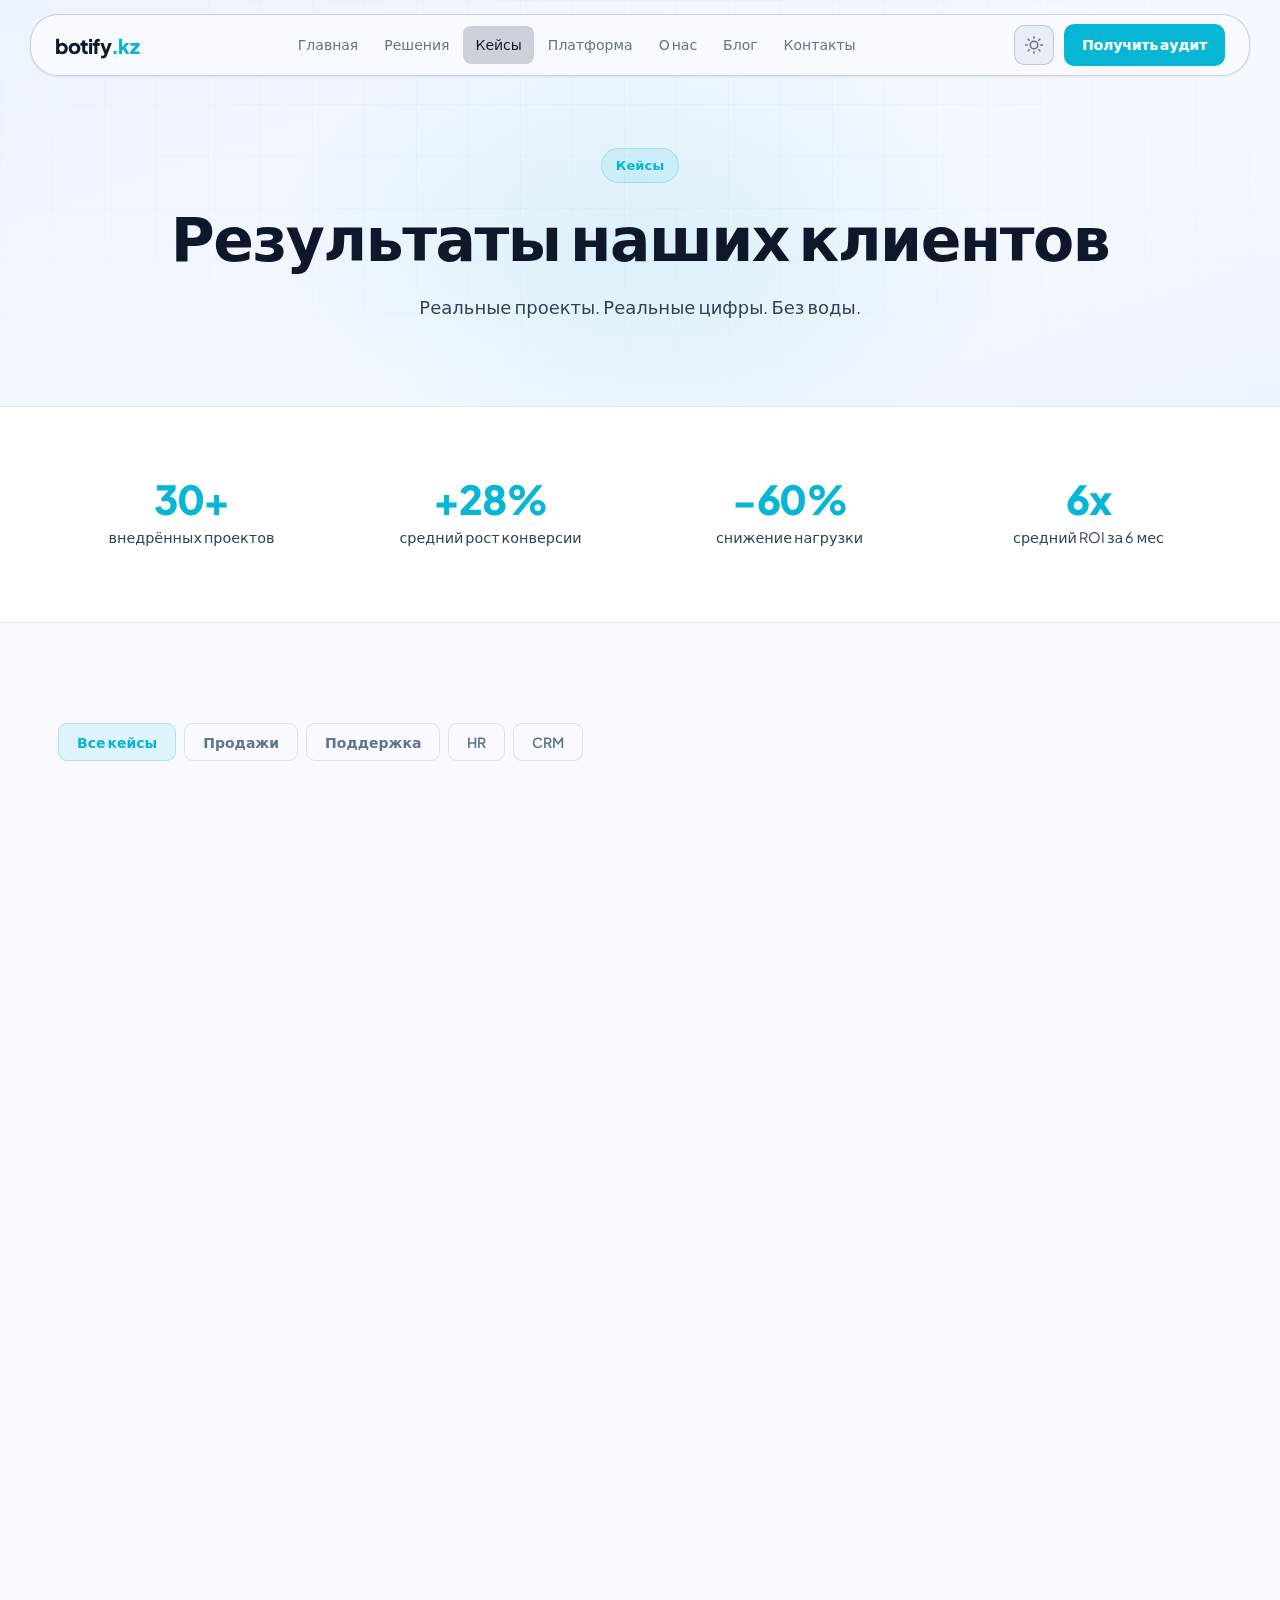
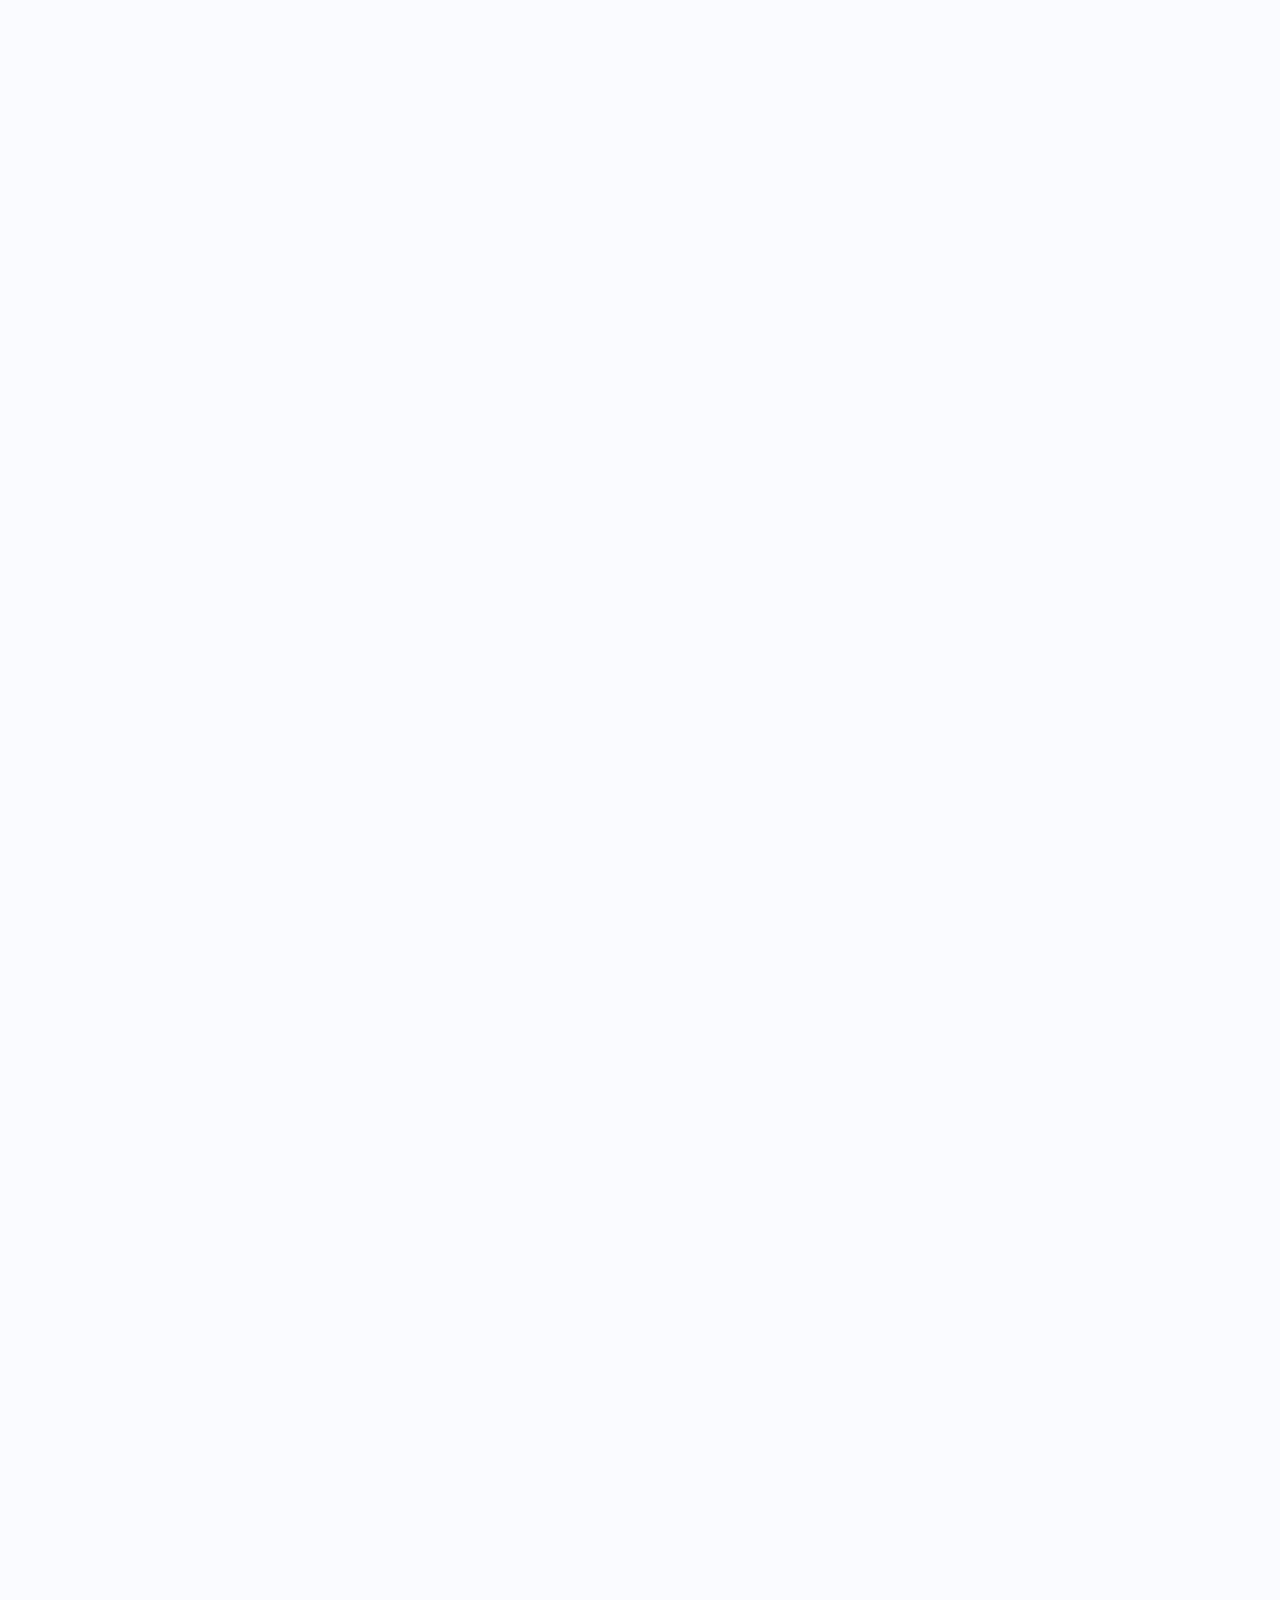
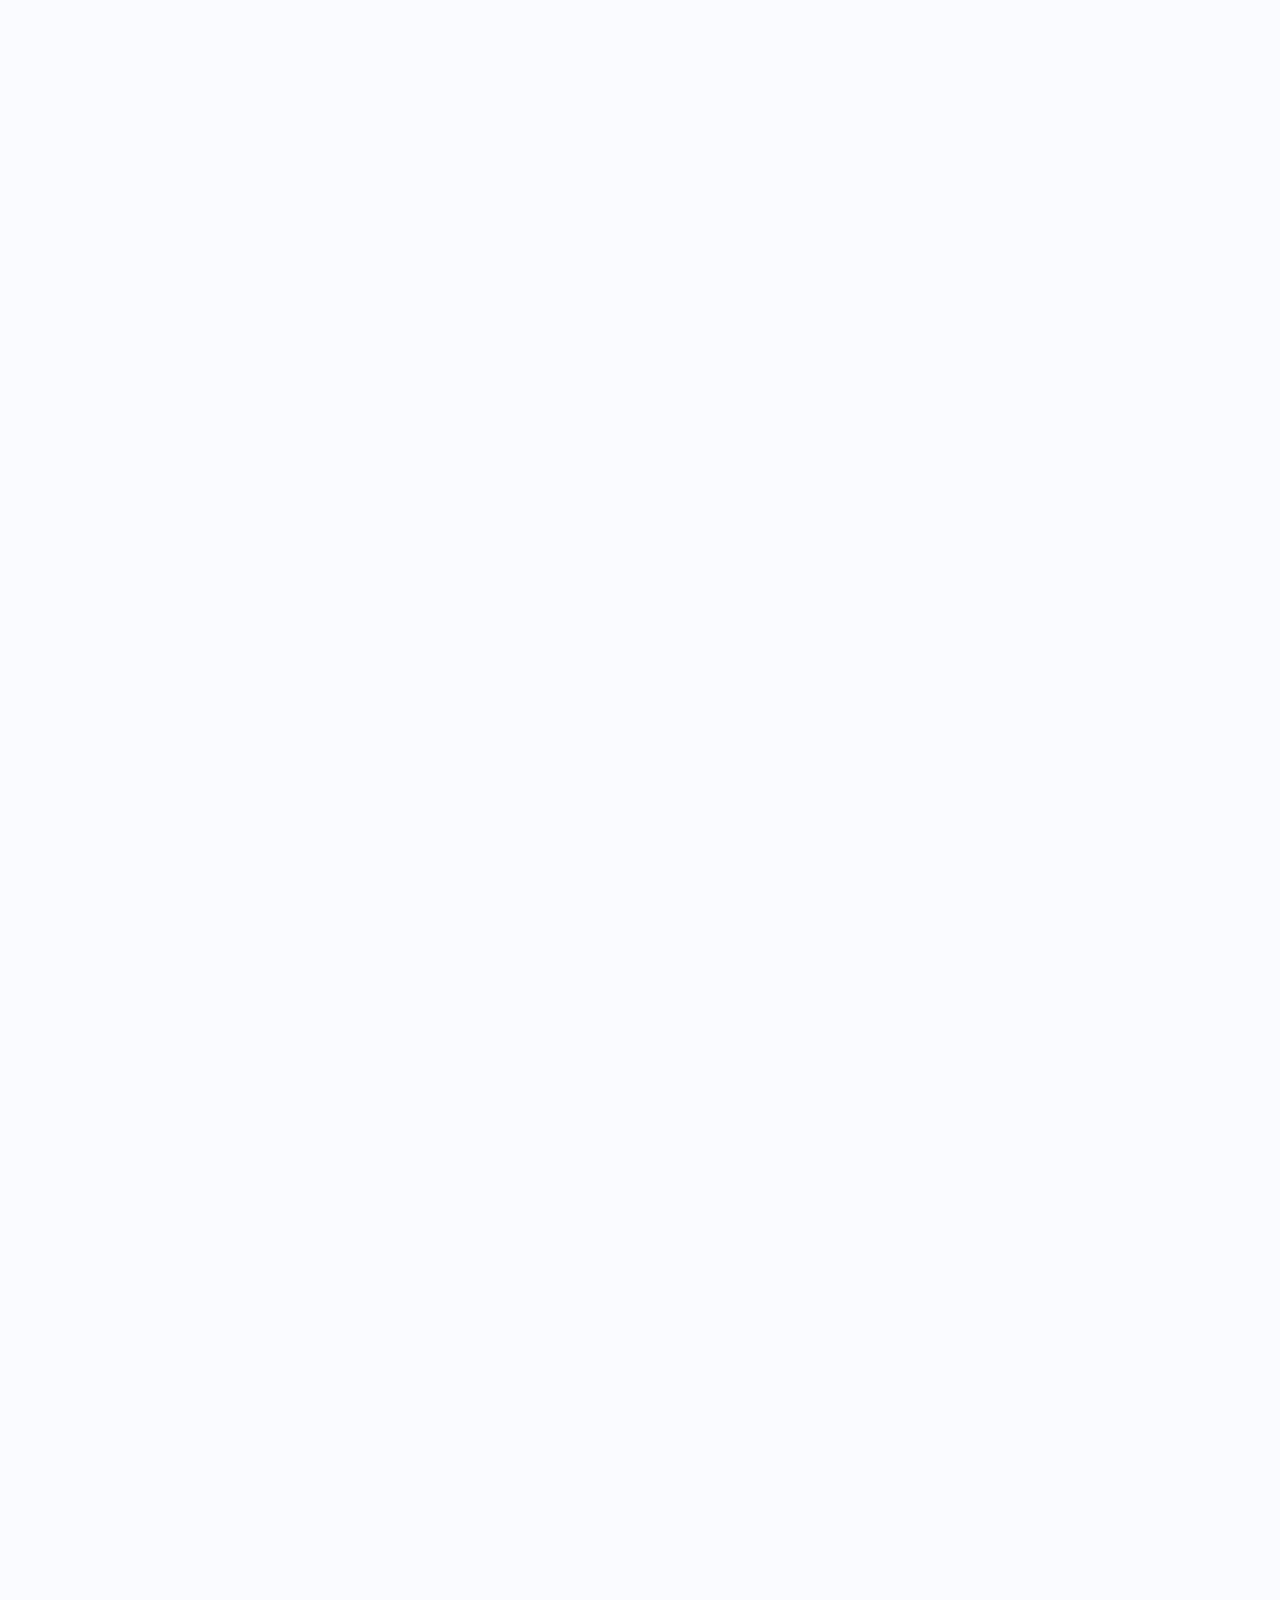
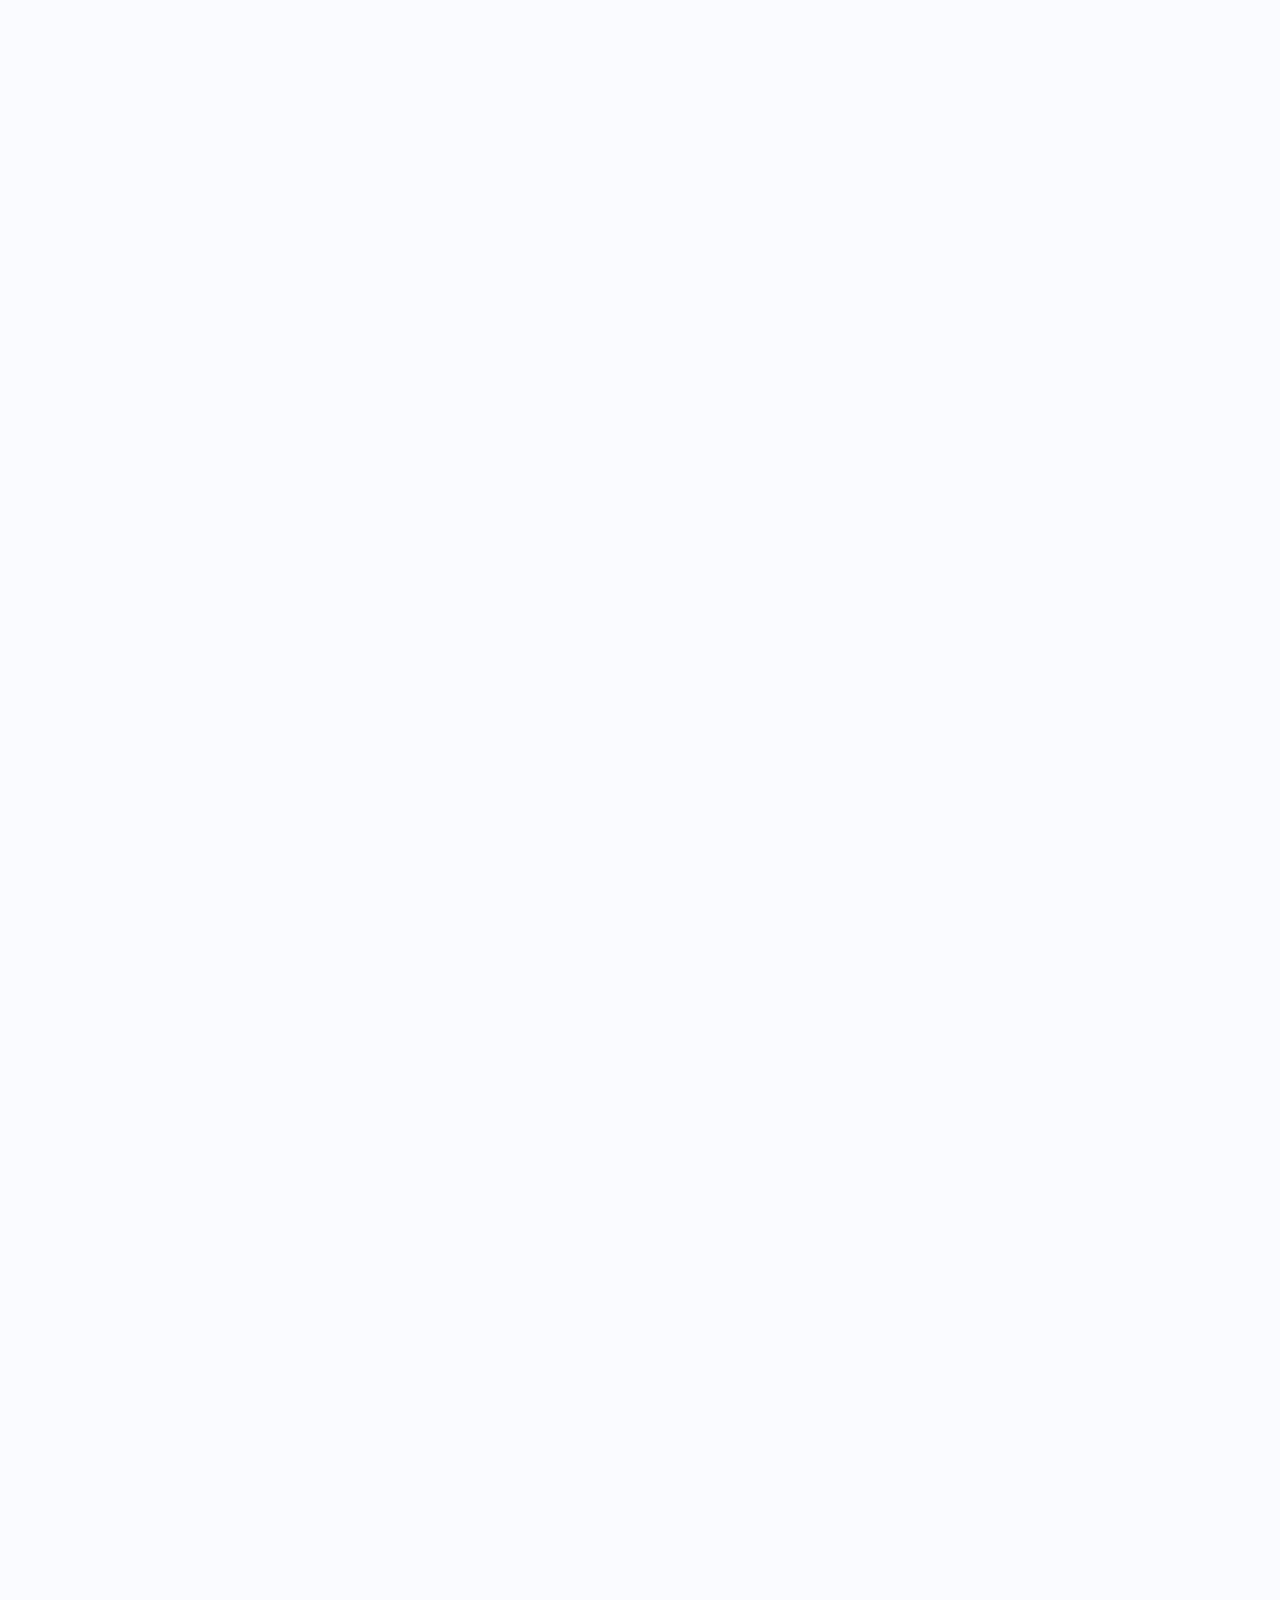
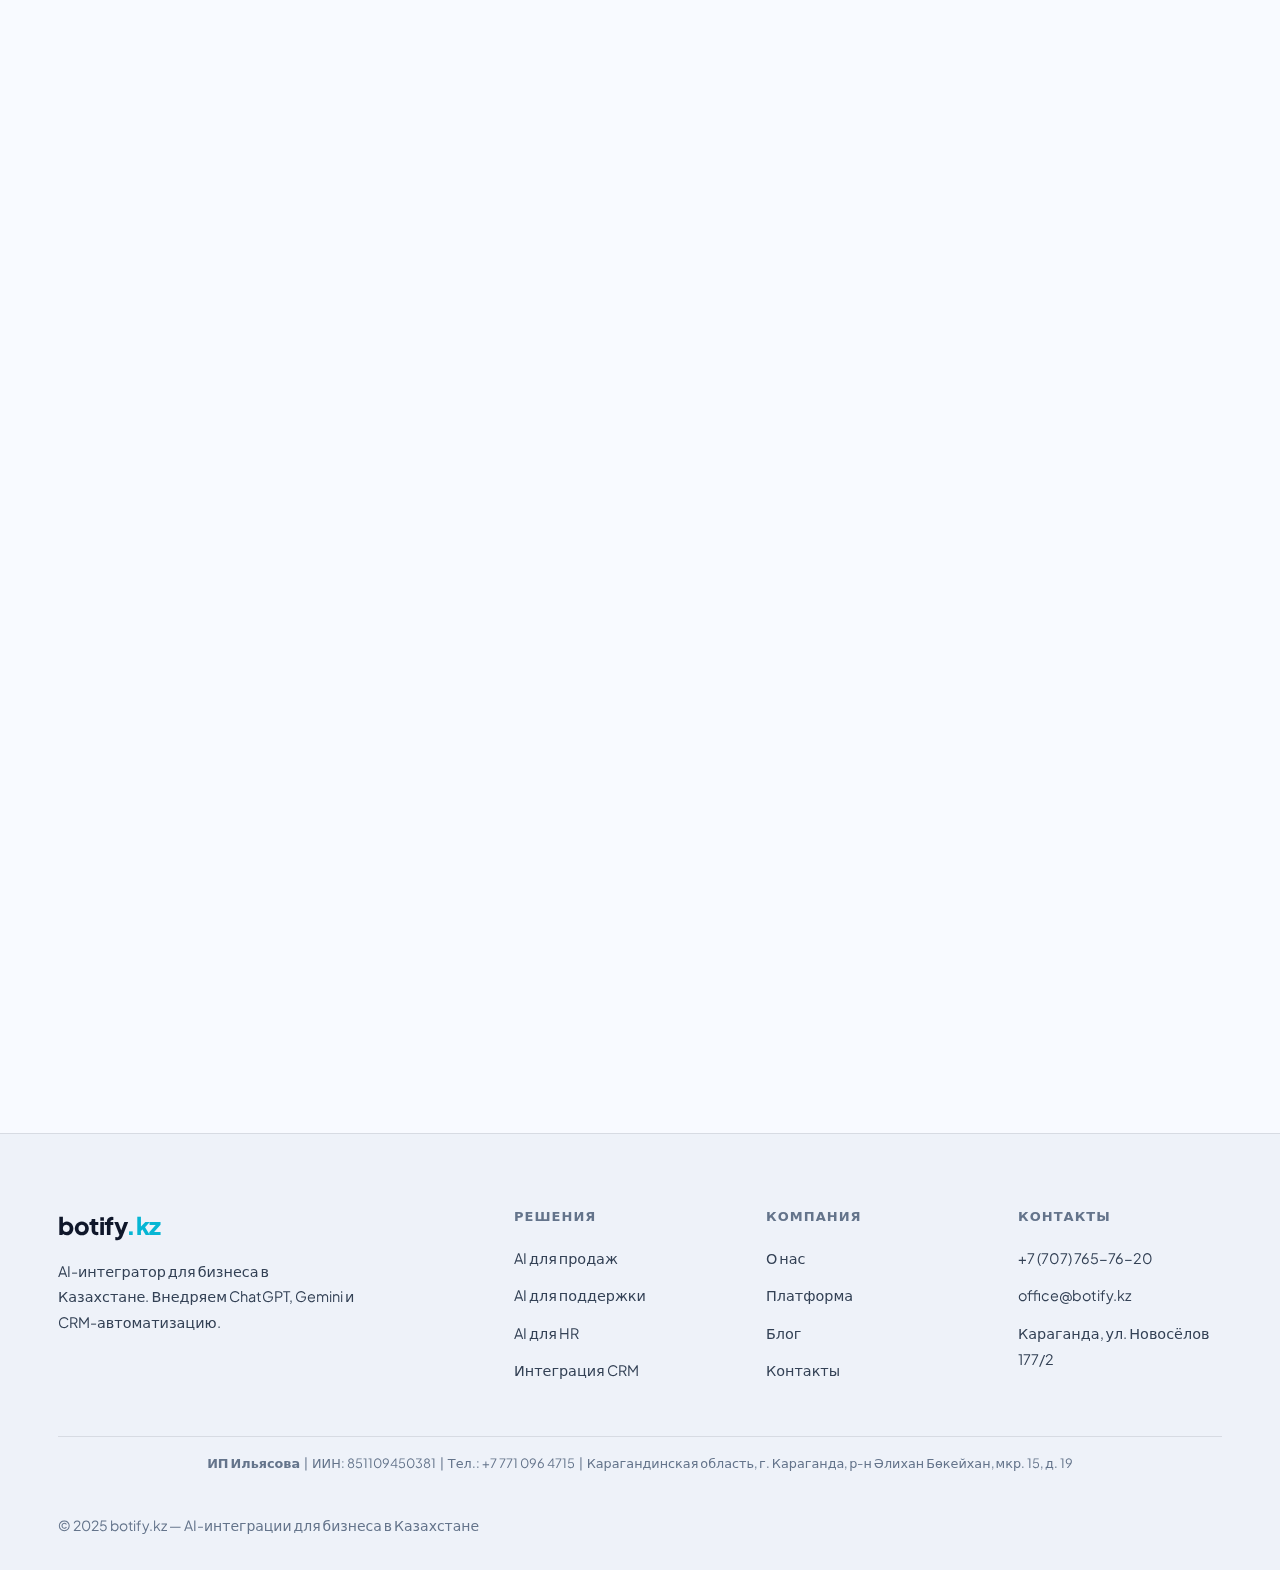
<file: cases.html>
<!DOCTYPE html>
<html lang="ru" data-theme="dark">
<head>
  <meta charset="UTF-8">
  <meta name="viewport" content="width=device-width, initial-scale=1.0">
  <title>Кейсы — Botify.kz</title>
  <meta name="description" content="Реальные результаты внедрения AI в бизнес Казахстана: рост конверсии, сокращение нагрузки, экономия ФОТ.">
  <meta name="keywords" content="кейсы AI автоматизация Казахстан, результаты внедрения AI, рост конверсии, botify кейсы">
  <link rel="icon" type="image/png" href="favicon.png">
  <link rel="apple-touch-icon" href="favicon.png">
  <link rel="canonical" href="https://botify.kz/cases.html">
  <meta property="og:type" content="website">
  <meta property="og:url" content="https://botify.kz/cases.html">
  <meta property="og:title" content="Кейсы — Botify.kz">
  <meta property="og:description" content="Реальные результаты внедрения AI в бизнес Казахстана: рост конверсии, сокращение нагрузки, экономия ФОТ.">
  <meta property="og:site_name" content="Botify.kz">
  <meta property="og:locale" content="ru_RU">
  <link rel="stylesheet" href="styles.css">
  <!-- Google Analytics -->
  <script async src="https://www.googletagmanager.com/gtag/js?id=G-DMBHYCQ2NR"></script>
  <script>window.dataLayer=window.dataLayer||[];function gtag(){dataLayer.push(arguments);}gtag('js',new Date());gtag('config','G-DMBHYCQ2NR');</script>
  <script>
    (function(){var t=localStorage.getItem('botify-theme');if(t==='light'||t==='dark'){document.documentElement.setAttribute('data-theme',t);}else if(window.matchMedia('(prefers-color-scheme: light)').matches){document.documentElement.setAttribute('data-theme','light');}})();
  </script>
</head>
<body>

<nav class="navbar" id="navbar">
  <a href="index.html" class="navbar-logo">botify<span>.kz</span></a>
  <div class="navbar-nav">
    <a href="index.html" class="nav-link">Главная</a>
    <a href="solutions.html" class="nav-link">Решения</a>
    <a href="cases.html" class="nav-link active">Кейсы</a>
    <a href="platform.html" class="nav-link">Платформа</a>
    <a href="about.html" class="nav-link">О нас</a>
    <a href="blog.html" class="nav-link">Блог</a>
    <a href="contacts.html" class="nav-link">Контакты</a>
  </div>
  <div class="navbar-actions">
    <button class="theme-toggle" id="themeToggle" aria-label="Переключить тему">
      <svg class="icon-moon" xmlns="http://www.w3.org/2000/svg" width="18" height="18" viewBox="0 0 24 24" fill="none" stroke="currentColor" stroke-width="2" stroke-linecap="round" stroke-linejoin="round"><path d="M21 12.79A9 9 0 1 1 11.21 3 7 7 0 0 0 21 12.79z"/></svg>
      <svg class="icon-sun" xmlns="http://www.w3.org/2000/svg" width="18" height="18" viewBox="0 0 24 24" fill="none" stroke="currentColor" stroke-width="2" stroke-linecap="round" stroke-linejoin="round"><circle cx="12" cy="12" r="5"/><line x1="12" y1="1" x2="12" y2="3"/><line x1="12" y1="21" x2="12" y2="23"/><line x1="4.22" y1="4.22" x2="5.64" y2="5.64"/><line x1="18.36" y1="18.36" x2="19.78" y2="19.78"/><line x1="1" y1="12" x2="3" y2="12"/><line x1="21" y1="12" x2="23" y2="12"/><line x1="4.22" y1="19.78" x2="5.64" y2="18.36"/><line x1="18.36" y1="5.64" x2="19.78" y2="4.22"/></svg>
    </button>
    <a href="contacts.html" class="btn-nav">Получить аудит</a>
    <button class="hamburger" id="hamburger" aria-label="Меню">
      <span></span><span></span><span></span>
    </button>
  </div>
</nav>

<div class="mobile-menu" id="mobileMenu">
  <a href="index.html">Главная</a>
  <a href="solutions.html">Решения</a>
  <a href="cases.html">Кейсы</a>
  <a href="platform.html">Платформа</a>
  <a href="about.html">О нас</a>
  <a href="blog.html">Блог</a>
  <a href="contacts.html">Контакты</a>
  <a href="contacts.html" class="btn-nav" style="text-align:center;margin-top:8px;border-radius:9px;">Получить аудит</a>
</div>

<!-- PAGE HERO -->
<div class="page-hero reveal">
  <div class="container">
    <div class="badge" style="margin:0 auto 20px">Кейсы</div>
    <h1>Результаты наших клиентов</h1>
    <p>Реальные проекты. Реальные цифры. Без воды.</p>
  </div>
</div>

<!-- AGGREGATE STATS -->
<section class="section-sm" style="background:var(--bg-card);border-top:1px solid var(--border);border-bottom:1px solid var(--border)">
  <div class="container">
    <div class="stats-row stagger reveal">
      <div class="stat-item">
        <div class="stat-num">30+</div>
        <p style="margin-top:6px;font-size:0.9rem">внедрённых проектов</p>
      </div>
      <div class="stat-item">
        <div class="stat-num">+28%</div>
        <p style="margin-top:6px;font-size:0.9rem">средний рост конверсии</p>
      </div>
      <div class="stat-item">
        <div class="stat-num">−60%</div>
        <p style="margin-top:6px;font-size:0.9rem">снижение нагрузки</p>
      </div>
      <div class="stat-item">
        <div class="stat-num">6x</div>
        <p style="margin-top:6px;font-size:0.9rem">средний ROI за 6 мес</p>
      </div>
    </div>
  </div>
</section>

<!-- FILTER TABS + CASES (rendered from data.js) -->
<section class="section">
  <div class="container">
    <div class="tabs reveal" id="filterTabs">
      <button class="tab-btn active" data-filter="all">Все кейсы</button>
      <button class="tab-btn" data-filter="sales">Продажи</button>
      <button class="tab-btn" data-filter="support">Поддержка</button>
      <button class="tab-btn" data-filter="hr">HR</button>
      <button class="tab-btn" data-filter="crm">CRM</button>
    </div>

    <div id="casesContainer"></div>
  </div>
</section>

<!-- CTA -->
<div class="cta-section reveal">
  <div class="container">
    <div class="cta-content">
      <div class="badge" style="margin:0 auto 24px">Следующий кейс — ваш?</div>
      <h2>Получите аудит и узнайте свой потенциал</h2>
      <p>Разберём ваши процессы и покажем, какой результат реален конкретно для вашего бизнеса.</p>
      <div class="cta-actions">
        <a href="contacts.html" class="btn btn-primary">Записаться на аудит</a>
        <a href="solutions.html" class="btn btn-secondary">Посмотреть решения</a>
      </div>
    </div>
  </div>
</div>

<!-- FOOTER -->
<footer class="footer">
  <div class="container">
    <div class="footer-grid">
      <div class="footer-brand">
        <div class="navbar-logo" style="font-size:1.5rem">botify<span>.kz</span></div>
        <p>AI-интегратор для бизнеса в Казахстане. Внедряем ChatGPT, Gemini и CRM-автоматизацию.</p>
      </div>
      <div class="footer-col">
        <h5>Решения</h5>
        <ul>
          <li><a href="solutions.html#sales">AI для продаж</a></li>
          <li><a href="solutions.html#support">AI для поддержки</a></li>
          <li><a href="solutions.html#hr">AI для HR</a></li>
          <li><a href="solutions.html#crm">Интеграция CRM</a></li>
        </ul>
      </div>
      <div class="footer-col">
        <h5>Компания</h5>
        <ul>
          <li><a href="about.html">О нас</a></li>
          <li><a href="platform.html">Платформа</a></li>
          <li><a href="blog.html">Блог</a></li>
          <li><a href="contacts.html">Контакты</a></li>
        </ul>
      </div>
      <div class="footer-col">
        <h5>Контакты</h5>
        <ul>
          <li><a href="tel:+77077657620">+7 (707) 765-76-20</a></li>
          <li><a href="mailto:office@botify.kz">office@botify.kz</a></li>
          <li><a href="#">Караганда, ул. Новосёлов 177/2</a></li>
        </ul>
      </div>
    </div>
    <div class="footer-requisites">
      <p><strong>ИП Ильясова</strong> &nbsp;|&nbsp; ИИН: 851109450381 &nbsp;|&nbsp; Тел.: +7 771 096 4715 &nbsp;|&nbsp; Карагандинская область, г. Караганда, р-н Әлихан Бөкейхан, мкр. 15, д. 19</p>
    </div>

    <div class="footer-bottom">
      <p>&copy; 2025 botify.kz — AI-интеграции для бизнеса в Казахстане</p>
    </div>
  </div>
</footer>

<script src="data.js"></script>
<script src="app.js"></script>
<script>
(function () {
  var currentFilter = 'all';

  function renderCases(filter) {
    var container = document.getElementById('casesContainer');
    var cases = window.CASES || [];
    var filtered = filter === 'all' ? cases : cases.filter(function (c) {
      return c.tags && c.tags.indexOf(filter) !== -1;
    });

    if (filtered.length === 0) {
      container.innerHTML = '<p style="text-align:center;color:var(--text-muted);padding:60px 0">Кейсов по этому фильтру пока нет</p>';
      return;
    }

    container.innerHTML = filtered.map(function (c, i) {
      var tagHtml = (c.tagLabels || []).map(function (t) {
        return '<span class="case-tag">' + t + '</span>';
      }).join('');

      var solutionHtml = (c.solution || []).map(function (s) {
        return '<div class="feature-item" style="padding:10px 14px"><svg xmlns="http://www.w3.org/2000/svg" width="16" height="16" viewBox="0 0 24 24" fill="none" stroke="currentColor" stroke-width="2.5"><polyline points="20 6 9 17 4 12"/></svg><span style="font-size:0.875rem">' + s + '</span></div>';
      }).join('');

      var archHtml = (c.arch || []).map(function (a, idx) {
        var isLast = idx === (c.arch.length - 1);
        var color = idx === 0 ? 'var(--blue-light)' : idx === (c.arch.length - 1) ? '#4ADE80' : 'var(--cyan)';
        var bg = idx === 0 ? 'rgba(59,130,246,0.08)' : idx === (c.arch.length - 1) ? 'rgba(34,197,94,0.08)' : 'rgba(6,182,212,0.08)';
        var border = idx === 0 ? 'rgba(59,130,246,0.2)' : idx === (c.arch.length - 1) ? 'rgba(34,197,94,0.2)' : 'var(--border-cyan)';
        return '<span style="padding:6px 12px;background:' + bg + ';border:1px solid ' + border + ';border-radius:6px;color:' + color + '">' + a + '</span>' + (!isLast ? '<span style="color:var(--text-muted)">→</span>' : '');
      }).join('');

      var resultsHtml = (c.results || []).map(function (r) {
        return '<div style="padding:20px;background:rgba(6,182,212,0.08);border:1px solid var(--border-cyan);border-radius:var(--radius)"><div style="font-size:2.25rem;font-weight:800;color:var(--cyan)">' + r.num + '</div><div style="font-size:0.8125rem;color:var(--text-muted);margin-top:4px">' + r.desc + '</div></div>';
      }).join('');

      var bonusHtml = c.bonus ? '<div style="padding:16px;background:rgba(34,197,94,0.06);border:1px solid rgba(34,197,94,0.2);border-radius:var(--radius);margin-top:0"><div style="font-size:1.125rem;font-weight:700;color:#4ADE80">' + c.bonus.value + ' ' + c.bonus.label + '</div></div>' : '';

      return '<div class="case-full-card reveal" data-tags="' + (c.tags || []).join(' ') + '" style="background:var(--bg-card);border:1px solid var(--border);border-radius:var(--radius-lg);padding:40px;margin-bottom:24px">' +
        '<div class="case-full-grid">' +
        '<div>' +
        '<div style="display:flex;gap:10px;margin-bottom:20px;flex-wrap:wrap">' + tagHtml + '</div>' +
        '<h2 style="font-size:1.75rem;margin-bottom:8px">' + c.company + '</h2>' +
        '<p style="font-size:1rem;color:var(--text-muted);margin-bottom:24px">' + c.subtitle + '</p>' +
        '<div style="background:rgba(239,68,68,0.06);border:1px solid rgba(239,68,68,0.15);border-radius:var(--radius);padding:20px;margin-bottom:24px">' +
        '<div style="font-size:0.75rem;font-weight:700;text-transform:uppercase;letter-spacing:0.08em;color:#F87171;margin-bottom:8px">Проблема</div>' +
        '<p style="font-size:0.9375rem">' + c.problem + '</p>' +
        '</div>' +
        '<div style="background:rgba(6,182,212,0.06);border:1px solid var(--border-cyan);border-radius:var(--radius);padding:20px;margin-bottom:24px">' +
        '<div style="font-size:0.75rem;font-weight:700;text-transform:uppercase;letter-spacing:0.08em;color:var(--cyan);margin-bottom:12px">Что сделали</div>' +
        '<div class="feature-list" style="gap:8px">' + solutionHtml + '</div>' +
        '</div>' +
        '<div style="font-size:0.8125rem;color:var(--text-muted);margin-bottom:8px;font-weight:600;text-transform:uppercase;letter-spacing:0.06em">Архитектура</div>' +
        '<div style="display:flex;align-items:center;gap:8px;flex-wrap:wrap;font-size:0.8125rem">' + archHtml + '</div>' +
        '</div>' +
        '<div>' +
        '<div style="background:var(--bg-base);border:1px solid var(--border);border-radius:var(--radius-lg);padding:32px;text-align:center;margin-bottom:16px">' +
        '<div style="font-size:0.8125rem;font-weight:700;text-transform:uppercase;letter-spacing:0.08em;color:var(--text-muted);margin-bottom:24px">Результаты</div>' +
        '<div style="display:grid;grid-template-columns:1fr 1fr;gap:16px;margin-bottom:16px">' + resultsHtml + '</div>' +
        bonusHtml +
        '</div>' +
        '<a href="contacts.html" class="btn btn-primary" style="width:100%;justify-content:center">Хочу такой же результат</a>' +
        '</div>' +
        '</div>' +
        '</div>';
    }).join('');

    // Re-observe new elements for reveal animation
    if (window._revealObserver) {
      container.querySelectorAll('.reveal').forEach(function (el) {
        window._revealObserver.observe(el);
      });
    } else {
      // Fallback: show immediately
      container.querySelectorAll('.reveal').forEach(function (el) {
        el.classList.add('revealed');
      });
    }
  }

  document.addEventListener('DOMContentLoaded', function () {
    renderCases('all');

    document.querySelectorAll('.tab-btn').forEach(function (btn) {
      btn.addEventListener('click', function () {
        document.querySelectorAll('.tab-btn').forEach(function (b) { b.classList.remove('active'); });
        this.classList.add('active');
        currentFilter = this.dataset.filter;
        renderCases(currentFilter);
      });
    });
  });
})();
</script>
</body>
</html>
</file>
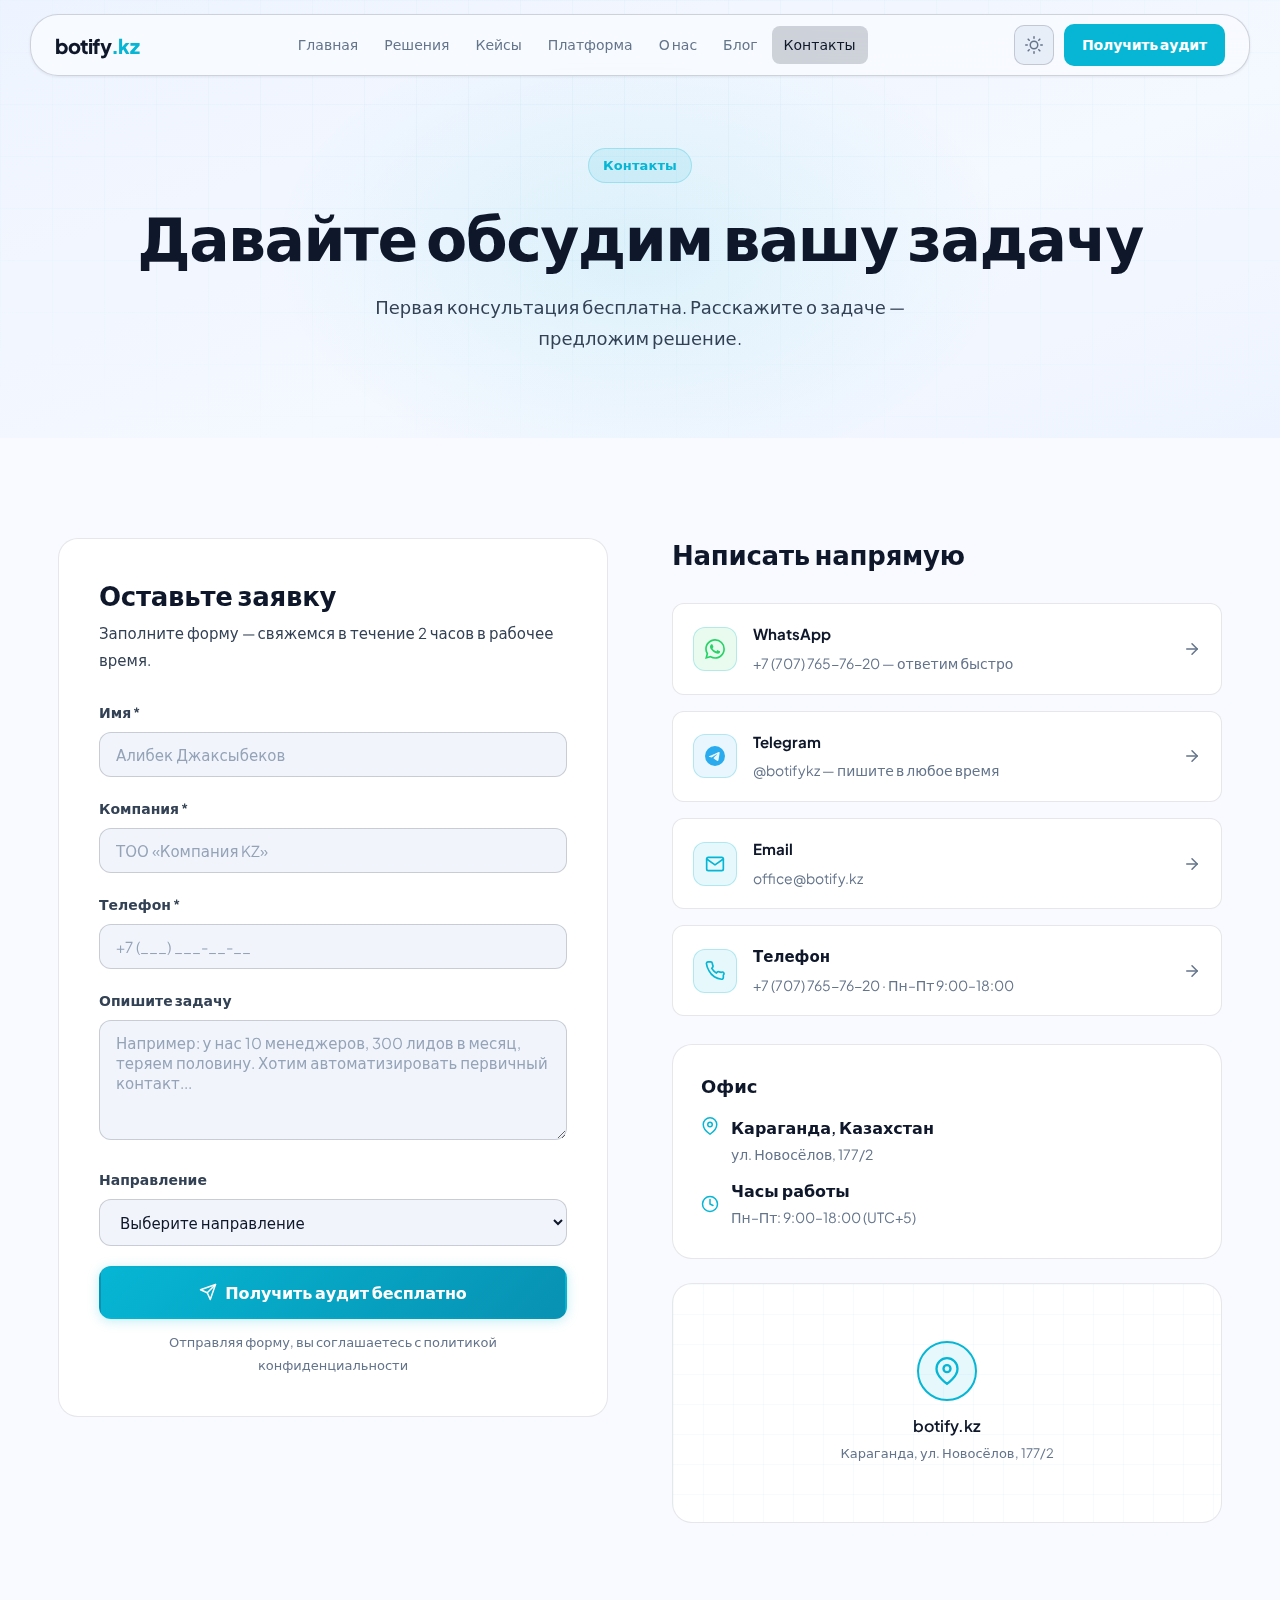
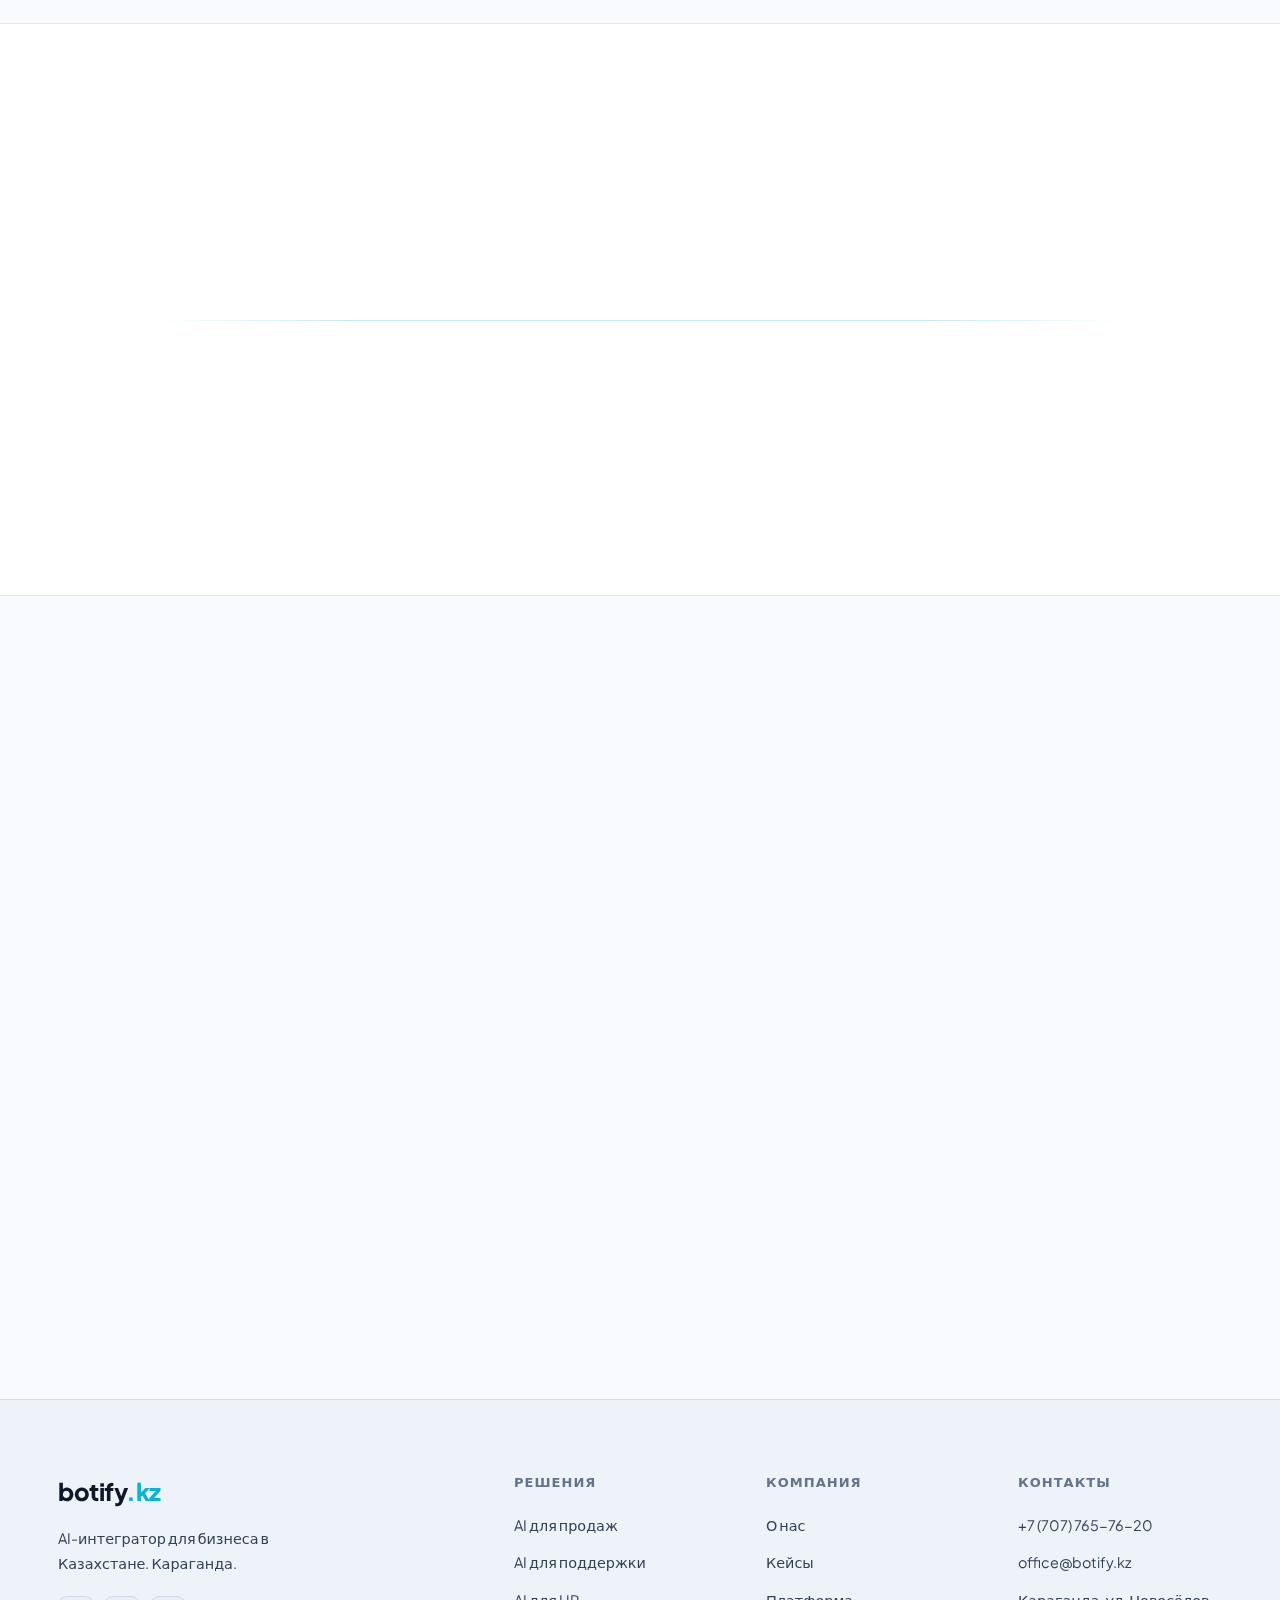
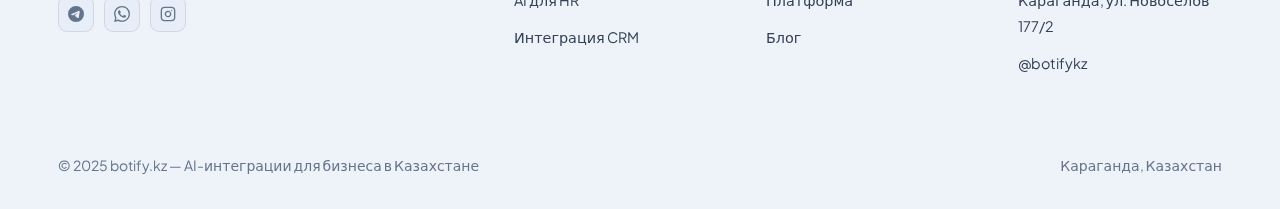
<file: contacts.html>
<!DOCTYPE html>
<html lang="ru" data-theme="dark">
<head>
  <meta charset="UTF-8">
  <meta name="viewport" content="width=device-width, initial-scale=1.0">
  <title>Контакты — Botify.kz</title>
  <meta name="description" content="Свяжитесь с botify.kz — оставьте заявку на аудит, напишите в WhatsApp или Telegram. Караганда, Казахстан.">
  <meta name="keywords" content="контакты botify.kz, заявка на аудит AI, AI консультация Казахстан, Караганда">
  <link rel="icon" type="image/png" href="favicon.png">
  <link rel="apple-touch-icon" href="favicon.png">
  <link rel="canonical" href="https://botify.kz/contacts.html">
  <meta property="og:type" content="website">
  <meta property="og:url" content="https://botify.kz/contacts.html">
  <meta property="og:title" content="Контакты — Botify.kz">
  <meta property="og:description" content="Оставьте заявку на бесплатный аудит. Свяжитесь через WhatsApp, Telegram или форму на сайте.">
  <meta property="og:site_name" content="Botify.kz">
  <meta property="og:locale" content="ru_RU">
  <link rel="stylesheet" href="styles.css">
  <!-- Google Analytics -->
  <script async src="https://www.googletagmanager.com/gtag/js?id=G-DMBHYCQ2NR"></script>
  <script>window.dataLayer=window.dataLayer||[];function gtag(){dataLayer.push(arguments);}gtag('js',new Date());gtag('config','G-DMBHYCQ2NR');</script>
  <script>
    (function(){var t=localStorage.getItem('botify-theme');if(t==='light'||t==='dark'){document.documentElement.setAttribute('data-theme',t);}else if(window.matchMedia('(prefers-color-scheme: light)').matches){document.documentElement.setAttribute('data-theme','light');}})();
  </script>
</head>
<body>

<nav class="navbar" id="navbar">
  <a href="index.html" class="navbar-logo">botify<span>.kz</span></a>
  <div class="navbar-nav">
    <a href="index.html" class="nav-link">Главная</a>
    <a href="solutions.html" class="nav-link">Решения</a>
    <a href="cases.html" class="nav-link">Кейсы</a>
    <a href="platform.html" class="nav-link">Платформа</a>
    <a href="about.html" class="nav-link">О нас</a>
    <a href="blog.html" class="nav-link">Блог</a>
    <a href="contacts.html" class="nav-link active">Контакты</a>
  </div>
  <div class="navbar-actions">
    <button class="theme-toggle" id="themeToggle" aria-label="Переключить тему">
      <svg class="icon-moon" xmlns="http://www.w3.org/2000/svg" width="18" height="18" viewBox="0 0 24 24" fill="none" stroke="currentColor" stroke-width="2" stroke-linecap="round" stroke-linejoin="round"><path d="M21 12.79A9 9 0 1 1 11.21 3 7 7 0 0 0 21 12.79z"/></svg>
      <svg class="icon-sun" xmlns="http://www.w3.org/2000/svg" width="18" height="18" viewBox="0 0 24 24" fill="none" stroke="currentColor" stroke-width="2" stroke-linecap="round" stroke-linejoin="round"><circle cx="12" cy="12" r="5"/><line x1="12" y1="1" x2="12" y2="3"/><line x1="12" y1="21" x2="12" y2="23"/><line x1="4.22" y1="4.22" x2="5.64" y2="5.64"/><line x1="18.36" y1="18.36" x2="19.78" y2="19.78"/><line x1="1" y1="12" x2="3" y2="12"/><line x1="21" y1="12" x2="23" y2="12"/><line x1="4.22" y1="19.78" x2="5.64" y2="18.36"/><line x1="18.36" y1="5.64" x2="19.78" y2="4.22"/></svg>
    </button>
    <a href="contacts.html" class="btn-nav">Получить аудит</a>
    <button class="hamburger" id="hamburger" aria-label="Меню">
      <span></span><span></span><span></span>
    </button>
  </div>
</nav>

<div class="mobile-menu" id="mobileMenu">
  <a href="index.html">Главная</a>
  <a href="solutions.html">Решения</a>
  <a href="cases.html">Кейсы</a>
  <a href="platform.html">Платформа</a>
  <a href="about.html">О нас</a>
  <a href="blog.html">Блог</a>
  <a href="contacts.html">Контакты</a>
  <a href="contacts.html" class="btn-nav" style="text-align:center;margin-top:8px;border-radius:9px;">Получить аудит</a>
</div>

<!-- PAGE HERO -->
<div class="page-hero reveal">
  <div class="container">
    <div class="badge" style="margin:0 auto 20px">Контакты</div>
    <h1>Давайте обсудим вашу задачу</h1>
    <p>Первая консультация бесплатна. Расскажите о задаче — предложим решение.</p>
  </div>
</div>

<!-- CONTACT MAIN -->
<section class="section">
  <div class="container">
    <div class="contact-grid">

      <!-- FORM COLUMN -->
      <div class="reveal-left">
        <div style="background:var(--bg-card);border:1px solid var(--border);border-radius:var(--radius-lg);padding:40px">
          <h3 style="margin-bottom:8px">Оставьте заявку</h3>
          <p style="margin-bottom:28px;font-size:0.9375rem">Заполните форму — свяжемся в течение 2 часов в рабочее время.</p>

          <form id="contactForm" onsubmit="handleSubmit(event)">
            <div class="form-group">
              <label class="form-label" for="name">Имя *</label>
              <input type="text" id="name" class="form-input" placeholder="Алибек Джаксыбеков" required>
            </div>
            <div class="form-group">
              <label class="form-label" for="company">Компания *</label>
              <input type="text" id="company" class="form-input" placeholder="ТОО «Компания KZ»" required>
            </div>
            <div class="form-group">
              <label class="form-label" for="phone">Телефон *</label>
              <input type="tel" id="phone" class="form-input" placeholder="+7 (___) ___-__-__" required>
            </div>
            <div class="form-group">
              <label class="form-label" for="task">Опишите задачу</label>
              <textarea id="task" class="form-textarea" placeholder="Например: у нас 10 менеджеров, 300 лидов в месяц, теряем половину. Хотим автоматизировать первичный контакт..."></textarea>
            </div>
            <div class="form-group">
              <label class="form-label" for="direction">Направление</label>
              <select id="direction" class="form-select">
                <option value="">Выберите направление</option>
                <option>AI для отдела продаж</option>
                <option>AI для техподдержки</option>
                <option>AI для HR</option>
                <option>Интеграция CRM</option>
                <option>Индивидуальная автоматизация</option>
                <option>Не знаю — нужна консультация</option>
              </select>
            </div>
            <button type="submit" class="btn btn-primary" style="width:100%;justify-content:center;font-size:1rem">
              <svg xmlns="http://www.w3.org/2000/svg" width="18" height="18" viewBox="0 0 24 24" fill="none" stroke="currentColor" stroke-width="2" stroke-linecap="round" stroke-linejoin="round"><line x1="22" y1="2" x2="11" y2="13"/><polygon points="22 2 15 22 11 13 2 9 22 2"/></svg>
              Получить аудит бесплатно
            </button>
            <p style="font-size:0.8125rem;color:var(--text-muted);margin-top:12px;text-align:center">
              Отправляя форму, вы соглашаетесь с политикой конфиденциальности
            </p>
          </form>

          <div id="formSuccess" style="display:none;text-align:center;padding:40px 0">
            <div style="width:80px;height:80px;border-radius:50%;background:rgba(6,182,212,0.15);border:2px solid var(--cyan);display:flex;align-items:center;justify-content:center;margin:0 auto 24px;color:var(--cyan)">
              <svg xmlns="http://www.w3.org/2000/svg" width="36" height="36" viewBox="0 0 24 24" fill="none" stroke="currentColor" stroke-width="2" stroke-linecap="round" stroke-linejoin="round"><polyline points="20 6 9 17 4 12"/></svg>
            </div>
            <h3 style="margin-bottom:12px">Заявка отправлена!</h3>
            <p>Свяжемся с вами в течение 2 часов в рабочее время. Или напишите нам сразу в мессенджер.</p>
          </div>
        </div>
      </div>

      <!-- INFO COLUMN -->
      <div class="reveal-right">
        <div style="margin-bottom:28px">
          <h3 style="margin-bottom:20px">Написать напрямую</h3>
          <div class="contact-channels">
            <a href="https://wa.me/77077657620" target="_blank" rel="noopener" class="contact-channel">
              <div class="channel-icon" style="background:rgba(37,211,102,0.1)">
                <svg viewBox="0 0 24 24" fill="#25D366" width="22" height="22"><path d="M17.472 14.382c-.297-.149-1.758-.867-2.03-.967-.273-.099-.471-.148-.67.15-.197.297-.767.966-.94 1.164-.173.199-.347.223-.644.075-.297-.15-1.255-.463-2.39-1.475-.883-.788-1.48-1.761-1.653-2.059-.173-.297-.018-.458.13-.606.134-.133.298-.347.446-.52.149-.174.198-.298.298-.497.099-.198.05-.371-.025-.52-.075-.149-.669-1.612-.916-2.207-.242-.579-.487-.5-.669-.51-.173-.008-.371-.01-.57-.01-.198 0-.52.074-.792.372-.272.297-1.04 1.016-1.04 2.479 0 1.462 1.065 2.875 1.213 3.074.149.198 2.096 3.2 5.077 4.487.709.306 1.262.489 1.694.625.712.227 1.36.195 1.871.118.571-.085 1.758-.719 2.006-1.413.248-.694.248-1.289.173-1.413-.074-.124-.272-.198-.57-.347m-5.421 7.403h-.004a9.87 9.87 0 0 1-5.031-1.378l-.361-.214-3.741.982.998-3.648-.235-.374a9.86 9.86 0 0 1-1.51-5.26c.001-5.45 4.436-9.884 9.888-9.884 2.64 0 5.122 1.03 6.988 2.898a9.825 9.825 0 0 1 2.893 6.994c-.003 5.45-4.437 9.884-9.885 9.884m8.413-18.297A11.815 11.815 0 0 0 12.05 0C5.495 0 .16 5.335.157 11.892c0 2.096.547 4.142 1.588 5.945L.057 24l6.305-1.654a11.882 11.882 0 0 0 5.683 1.448h.005c6.554 0 11.89-5.335 11.893-11.893a11.821 11.821 0 0 0-3.48-8.413z"/></svg>
              </div>
              <div class="channel-text">
                <h5>WhatsApp</h5>
                <p>+7 (707) 765-76-20 — ответим быстро</p>
              </div>
              <svg xmlns="http://www.w3.org/2000/svg" width="18" height="18" viewBox="0 0 24 24" fill="none" stroke="currentColor" stroke-width="2" stroke-linecap="round" stroke-linejoin="round" style="margin-left:auto;color:var(--text-muted);flex-shrink:0"><path d="M5 12h14"/><path d="M12 5l7 7-7 7"/></svg>
            </a>

            <a href="https://t.me/botifykz" target="_blank" rel="noopener" class="contact-channel">
              <div class="channel-icon" style="background:rgba(42,171,238,0.1)">
                <svg viewBox="0 0 24 24" fill="#2AABEE" width="22" height="22"><path d="M11.944 0A12 12 0 0 0 0 12a12 12 0 0 0 12 12 12 12 0 0 0 12-12A12 12 0 0 0 12 0a12 12 0 0 0-.056 0zm4.962 7.224c.1-.002.321.023.465.14a.506.506 0 0 1 .171.325c.016.093.036.306.02.472-.18 1.898-.962 6.502-1.36 8.627-.168.9-.499 1.201-.82 1.23-.696.065-1.225-.46-1.9-.902-1.056-.693-1.653-1.124-2.678-1.8-1.185-.78-.417-1.21.258-1.91.177-.184 3.247-2.977 3.307-3.23.007-.032.014-.15-.056-.212s-.174-.041-.249-.024c-.106.024-1.793 1.14-5.061 3.345-.48.33-.913.49-1.302.48-.428-.008-1.252-.241-1.865-.44-.752-.245-1.349-.374-1.297-.789.027-.216.325-.437.893-.663 3.498-1.524 5.83-2.529 6.998-3.014 3.332-1.386 4.025-1.627 4.476-1.635z"/></svg>
              </div>
              <div class="channel-text">
                <h5>Telegram</h5>
                <p>@botifykz — пишите в любое время</p>
              </div>
              <svg xmlns="http://www.w3.org/2000/svg" width="18" height="18" viewBox="0 0 24 24" fill="none" stroke="currentColor" stroke-width="2" stroke-linecap="round" stroke-linejoin="round" style="margin-left:auto;color:var(--text-muted);flex-shrink:0"><path d="M5 12h14"/><path d="M12 5l7 7-7 7"/></svg>
            </a>

            <a href="mailto:office@botify.kz" class="contact-channel">
              <div class="channel-icon" style="background:rgba(6,182,212,0.1)">
                <svg xmlns="http://www.w3.org/2000/svg" viewBox="0 0 24 24" fill="none" stroke="var(--cyan)" stroke-width="2" stroke-linecap="round" stroke-linejoin="round" width="22" height="22"><path d="M4 4h16c1.1 0 2 .9 2 2v12c0 1.1-.9 2-2 2H4c-1.1 0-2-.9-2-2V6c0-1.1.9-2 2-2z"/><polyline points="22,6 12,13 2,6"/></svg>
              </div>
              <div class="channel-text">
                <h5>Email</h5>
                <p>office@botify.kz</p>
              </div>
              <svg xmlns="http://www.w3.org/2000/svg" width="18" height="18" viewBox="0 0 24 24" fill="none" stroke="currentColor" stroke-width="2" stroke-linecap="round" stroke-linejoin="round" style="margin-left:auto;color:var(--text-muted);flex-shrink:0"><path d="M5 12h14"/><path d="M12 5l7 7-7 7"/></svg>
            </a>

            <a href="tel:+77077657620" class="contact-channel">
              <div class="channel-icon" style="background:rgba(6,182,212,0.1)">
                <svg xmlns="http://www.w3.org/2000/svg" viewBox="0 0 24 24" fill="none" stroke="var(--cyan)" stroke-width="2" stroke-linecap="round" stroke-linejoin="round" width="22" height="22"><path d="M22 16.92v3a2 2 0 0 1-2.18 2 19.79 19.79 0 0 1-8.63-3.07A19.5 19.5 0 0 1 4.69 11.5a19.36 19.36 0 0 1-3-8.59A2 2 0 0 1 3.77 1h3a2 2 0 0 1 2 1.72c.127.96.361 1.903.7 2.81a2 2 0 0 1-.45 2.11L8.09 8.91a16 16 0 0 0 5.61 5.61l.91-1.16a2 2 0 0 1 2.11-.45c.907.339 1.85.573 2.81.7A2 2 0 0 1 22 16.92z"/></svg>
              </div>
              <div class="channel-text">
                <h5>Телефон</h5>
                <p>+7 (707) 765-76-20 · Пн–Пт 9:00–18:00</p>
              </div>
              <svg xmlns="http://www.w3.org/2000/svg" width="18" height="18" viewBox="0 0 24 24" fill="none" stroke="currentColor" stroke-width="2" stroke-linecap="round" stroke-linejoin="round" style="margin-left:auto;color:var(--text-muted);flex-shrink:0"><path d="M5 12h14"/><path d="M12 5l7 7-7 7"/></svg>
            </a>
          </div>
        </div>

        <!-- Office info -->
        <div style="background:var(--bg-card);border:1px solid var(--border);border-radius:var(--radius-lg);padding:28px;margin-bottom:24px">
          <h4 style="margin-bottom:16px">Офис</h4>
          <div style="display:flex;flex-direction:column;gap:12px">
            <div style="display:flex;align-items:flex-start;gap:12px">
              <svg xmlns="http://www.w3.org/2000/svg" width="18" height="18" viewBox="0 0 24 24" fill="none" stroke="var(--cyan)" stroke-width="2" stroke-linecap="round" stroke-linejoin="round" style="flex-shrink:0;margin-top:2px"><path d="M21 10c0 7-9 13-9 13s-9-6-9-13a9 9 0 0 1 18 0z"/><circle cx="12" cy="10" r="3"/></svg>
              <div>
                <div style="font-weight:600;margin-bottom:2px">Караганда, Казахстан</div>
                <div style="font-size:0.875rem;color:var(--text-muted)">ул. Новосёлов, 177/2</div>
              </div>
            </div>
            <div style="display:flex;align-items:center;gap:12px">
              <svg xmlns="http://www.w3.org/2000/svg" width="18" height="18" viewBox="0 0 24 24" fill="none" stroke="var(--cyan)" stroke-width="2" stroke-linecap="round" stroke-linejoin="round" style="flex-shrink:0"><circle cx="12" cy="12" r="10"/><polyline points="12 6 12 12 16 14"/></svg>
              <div>
                <div style="font-weight:600;margin-bottom:2px">Часы работы</div>
                <div style="font-size:0.875rem;color:var(--text-muted)">Пн–Пт: 9:00–18:00 (UTC+5)</div>
              </div>
            </div>
          </div>
        </div>

        <!-- Map placeholder -->
        <div style="background:var(--bg-card);border:1px solid var(--border);border-radius:var(--radius-lg);overflow:hidden;height:240px;display:flex;align-items:center;justify-content:center;position:relative">
          <div style="position:absolute;inset:0;background-image:linear-gradient(rgba(6,182,212,0.04) 1px,transparent 1px),linear-gradient(90deg,rgba(6,182,212,0.04) 1px,transparent 1px);background-size:30px 30px"></div>
          <div style="position:relative;z-index:1;text-align:center">
            <div style="width:60px;height:60px;border-radius:50%;background:var(--cyan-glow);border:2px solid var(--cyan);display:flex;align-items:center;justify-content:center;margin:0 auto 12px;color:var(--cyan)">
              <svg xmlns="http://www.w3.org/2000/svg" width="28" height="28" viewBox="0 0 24 24" fill="none" stroke="currentColor" stroke-width="2" stroke-linecap="round" stroke-linejoin="round"><path d="M21 10c0 7-9 13-9 13s-9-6-9-13a9 9 0 0 1 18 0z"/><circle cx="12" cy="10" r="3"/></svg>
            </div>
            <div style="font-weight:600;margin-bottom:4px">botify.kz</div>
            <div style="font-size:0.8125rem;color:var(--text-muted)">Караганда, ул. Новосёлов, 177/2</div>
          </div>
        </div>
      </div>
    </div>
  </div>
</section>

<!-- WHAT HAPPENS AFTER -->
<section class="section" style="background:var(--bg-card);border-top:1px solid var(--border);border-bottom:1px solid var(--border)">
  <div class="container">
    <div class="section-header text-center reveal">
      <div class="badge" style="margin:0 auto 20px">Что дальше</div>
      <h2>Что происходит после заявки</h2>
    </div>

    <div class="process-steps stagger" style="grid-template-columns:repeat(4,1fr)">
      <div class="process-step reveal-scale" style="text-align:center;padding:24px">
        <div style="width:64px;height:64px;border-radius:50%;background:var(--bg-base);border:2px solid var(--border-cyan);display:flex;align-items:center;justify-content:center;margin:0 auto 16px;font-size:1.5rem;font-weight:800;color:var(--cyan)">1</div>
        <h4 style="margin-bottom:8px">Звонок в течение 2 часов</h4>
        <p style="font-size:0.875rem">Перезвоним или напишем в мессенджер — узнаем о задаче</p>
      </div>
      <div class="process-step reveal-scale" style="text-align:center;padding:24px">
        <div style="width:64px;height:64px;border-radius:50%;background:var(--bg-base);border:2px solid var(--border-cyan);display:flex;align-items:center;justify-content:center;margin:0 auto 16px;font-size:1.5rem;font-weight:800;color:var(--cyan)">2</div>
        <h4 style="margin-bottom:8px">Стратегическая сессия</h4>
        <p style="font-size:0.875rem">60 минут: разбираем процессы, находим точки роста</p>
      </div>
      <div class="process-step reveal-scale" style="text-align:center;padding:24px">
        <div style="width:64px;height:64px;border-radius:50%;background:var(--bg-base);border:2px solid var(--border-cyan);display:flex;align-items:center;justify-content:center;margin:0 auto 16px;font-size:1.5rem;font-weight:800;color:var(--cyan)">3</div>
        <h4 style="margin-bottom:8px">Коммерческое предложение</h4>
        <p style="font-size:0.875rem">Архитектура решения + стоимость + сроки</p>
      </div>
      <div class="process-step reveal-scale" style="text-align:center;padding:24px">
        <div style="width:64px;height:64px;border-radius:50%;background:rgba(6,182,212,0.15);border:2px solid var(--cyan);display:flex;align-items:center;justify-content:center;margin:0 auto 16px;font-size:1.5rem;font-weight:800;color:var(--cyan)">4</div>
        <h4 style="margin-bottom:8px">Запуск внедрения</h4>
        <p style="font-size:0.875rem">Подписываем договор и начинаем работу</p>
      </div>
    </div>
  </div>
</section>

<!-- FAQ -->
<section class="section">
  <div class="container">
    <div class="section-header text-center reveal">
      <div class="badge" style="margin:0 auto 20px">FAQ</div>
      <h2>Частые вопросы</h2>
    </div>

    <div style="max-width:720px;margin:0 auto;display:flex;flex-direction:column;gap:12px" class="reveal">
      <div class="faq-item" style="background:var(--bg-card);border:1px solid var(--border);border-radius:var(--radius-lg);overflow:hidden">
        <button class="faq-toggle" onclick="toggleFaq(this)">
          Сколько стоит внедрение?
          <svg xmlns="http://www.w3.org/2000/svg" width="20" height="20" viewBox="0 0 24 24" fill="none" stroke="currentColor" stroke-width="2" stroke-linecap="round" stroke-linejoin="round" class="faq-icon"><polyline points="6 9 12 15 18 9"/></svg>
        </button>
        <div class="faq-body" style="display:none;padding:0 24px 20px">
          <p>Стоимость зависит от сложности задачи, количества каналов и интеграций. Базовые решения — от 200 000 ₸. Сложные архитектуры — индивидуально. Рассчитываем после аудита. Первая консультация бесплатна.</p>
        </div>
      </div>

      <div class="faq-item" style="background:var(--bg-card);border:1px solid var(--border);border-radius:var(--radius-lg);overflow:hidden">
        <button class="faq-toggle" onclick="toggleFaq(this)">
          Как долго длится внедрение?
          <svg xmlns="http://www.w3.org/2000/svg" width="20" height="20" viewBox="0 0 24 24" fill="none" stroke="currentColor" stroke-width="2" stroke-linecap="round" stroke-linejoin="round" class="faq-icon"><polyline points="6 9 12 15 18 9"/></svg>
        </button>
        <div class="faq-body" style="display:none;padding:0 24px 20px">
          <p>Базовый AI-бот с интеграцией в CRM — 2–4 недели. Сложные кастомные решения — 4–8 недель. После запуска предоставляем поддержку и обучение команды.</p>
        </div>
      </div>

      <div class="faq-item" style="background:var(--bg-card);border:1px solid var(--border);border-radius:var(--radius-lg);overflow:hidden">
        <button class="faq-toggle" onclick="toggleFaq(this)">
          Нужно ли нам менять CRM?
          <svg xmlns="http://www.w3.org/2000/svg" width="20" height="20" viewBox="0 0 24 24" fill="none" stroke="currentColor" stroke-width="2" stroke-linecap="round" stroke-linejoin="round" class="faq-icon"><polyline points="6 9 12 15 18 9"/></svg>
        </button>
        <div class="faq-body" style="display:none;padding:0 24px 20px">
          <p>Нет, если у вас уже AmoCRM или Bitrix24 — интегрируемся в существующую систему. Если нет CRM — поможем выбрать и настроить подходящую с нуля.</p>
        </div>
      </div>

      <div class="faq-item" style="background:var(--bg-card);border:1px solid var(--border);border-radius:var(--radius-lg);overflow:hidden">
        <button class="faq-toggle" onclick="toggleFaq(this)">
          Данные клиентов в безопасности?
          <svg xmlns="http://www.w3.org/2000/svg" width="20" height="20" viewBox="0 0 24 24" fill="none" stroke="currentColor" stroke-width="2" stroke-linecap="round" stroke-linejoin="round" class="faq-icon"><polyline points="6 9 12 15 18 9"/></svg>
        </button>
        <div class="faq-body" style="display:none;padding:0 24px 20px">
          <p>Да. Все данные передаются по зашифрованным каналам. Мы соблюдаем законодательство РК о персональных данных. Не передаём данные третьим лицам.</p>
        </div>
      </div>

      <div class="faq-item" style="background:var(--bg-card);border:1px solid var(--border);border-radius:var(--radius-lg);overflow:hidden">
        <button class="faq-toggle" onclick="toggleFaq(this)">
          Что после внедрения — поддержка есть?
          <svg xmlns="http://www.w3.org/2000/svg" width="20" height="20" viewBox="0 0 24 24" fill="none" stroke="currentColor" stroke-width="2" stroke-linecap="round" stroke-linejoin="round" class="faq-icon"><polyline points="6 9 12 15 18 9"/></svg>
        </button>
        <div class="faq-body" style="display:none;padding:0 24px 20px">
          <p>Да. После запуска работаем по договору поддержки: мониторинг системы, обновления, ответы на вопросы, расширение функционала. Не исчезаем.</p>
        </div>
      </div>

      <div class="faq-item" style="background:var(--bg-card);border:1px solid var(--border);border-radius:var(--radius-lg);overflow:hidden">
        <button class="faq-toggle" onclick="toggleFaq(this)">
          Подходит ли это для малого бизнеса?
          <svg xmlns="http://www.w3.org/2000/svg" width="20" height="20" viewBox="0 0 24 24" fill="none" stroke="currentColor" stroke-width="2" stroke-linecap="round" stroke-linejoin="round" class="faq-icon"><polyline points="6 9 12 15 18 9"/></svg>
        </button>
        <div class="faq-body" style="display:none;padding:0 24px 20px">
          <p>Мы работаем с B2B среднего и крупного бизнеса. Для малого бизнеса с ограниченным бюджетом можем предложить базовые решения или направить к подходящим инструментам.</p>
        </div>
      </div>
    </div>
  </div>
</section>

<!-- FOOTER -->
<footer class="footer">
  <div class="container">
    <div class="footer-grid">
      <div class="footer-brand">
        <div class="navbar-logo" style="font-size:1.5rem">botify<span>.kz</span></div>
        <p>AI-интегратор для бизнеса в Казахстане. Караганда.</p>
        <div class="footer-socials" style="margin-top:20px">
          <a href="https://t.me/botifykz" class="footer-social" title="Telegram" target="_blank" rel="noopener">
            <svg viewBox="0 0 24 24" fill="currentColor" width="16" height="16"><path d="M11.944 0A12 12 0 0 0 0 12a12 12 0 0 0 12 12 12 12 0 0 0 12-12A12 12 0 0 0 12 0a12 12 0 0 0-.056 0zm4.962 7.224c.1-.002.321.023.465.14a.506.506 0 0 1 .171.325c.016.093.036.306.02.472-.18 1.898-.962 6.502-1.36 8.627-.168.9-.499 1.201-.82 1.23-.696.065-1.225-.46-1.9-.902-1.056-.693-1.653-1.124-2.678-1.8-1.185-.78-.417-1.21.258-1.91.177-.184 3.247-2.977 3.307-3.23.007-.032.014-.15-.056-.212s-.174-.041-.249-.024c-.106.024-1.793 1.14-5.061 3.345-.48.33-.913.49-1.302.48-.428-.008-1.252-.241-1.865-.44-.752-.245-1.349-.374-1.297-.789.027-.216.325-.437.893-.663 3.498-1.524 5.83-2.529 6.998-3.014 3.332-1.386 4.025-1.627 4.476-1.635z"/></svg>
          </a>
          <a href="https://wa.me/77077657620" class="footer-social" title="WhatsApp" target="_blank" rel="noopener">
            <svg viewBox="0 0 24 24" fill="currentColor" width="16" height="16"><path d="M17.472 14.382c-.297-.149-1.758-.867-2.03-.967-.273-.099-.471-.148-.67.15-.197.297-.767.966-.94 1.164-.173.199-.347.223-.644.075-.297-.15-1.255-.463-2.39-1.475-.883-.788-1.48-1.761-1.653-2.059-.173-.297-.018-.458.13-.606.134-.133.298-.347.446-.52.149-.174.198-.298.298-.497.099-.198.05-.371-.025-.52-.075-.149-.669-1.612-.916-2.207-.242-.579-.487-.5-.669-.51-.173-.008-.371-.01-.57-.01-.198 0-.52.074-.792.372-.272.297-1.04 1.016-1.04 2.479 0 1.462 1.065 2.875 1.213 3.074.149.198 2.096 3.2 5.077 4.487.709.306 1.262.489 1.694.625.712.227 1.36.195 1.871.118.571-.085 1.758-.719 2.006-1.413.248-.694.248-1.289.173-1.413-.074-.124-.272-.198-.57-.347m-5.421 7.403h-.004a9.87 9.87 0 0 1-5.031-1.378l-.361-.214-3.741.982.998-3.648-.235-.374a9.86 9.86 0 0 1-1.51-5.26c.001-5.45 4.436-9.884 9.888-9.884 2.64 0 5.122 1.03 6.988 2.898a9.825 9.825 0 0 1 2.893 6.994c-.003 5.45-4.437 9.884-9.885 9.884m8.413-18.297A11.815 11.815 0 0 0 12.05 0C5.495 0 .16 5.335.157 11.892c0 2.096.547 4.142 1.588 5.945L.057 24l6.305-1.654a11.882 11.882 0 0 0 5.683 1.448h.005c6.554 0 11.89-5.335 11.893-11.893a11.821 11.821 0 0 0-3.48-8.413z"/></svg>
          </a>
          <a href="https://www.instagram.com/botify_kz/" class="footer-social" title="Instagram">
            <svg viewBox="0 0 24 24" fill="none" stroke="currentColor" stroke-width="2" stroke-linecap="round" stroke-linejoin="round" width="16" height="16"><rect x="2" y="2" width="20" height="20" rx="5"/><path d="M16 11.37A4 4 0 1 1 12.63 8 4 4 0 0 1 16 11.37z"/><line x1="17.5" y1="6.5" x2="17.51" y2="6.5"/></svg>
          </a>
        </div>
      </div>
      <div class="footer-col">
        <h5>Решения</h5>
        <ul>
          <li><a href="solutions.html#sales">AI для продаж</a></li>
          <li><a href="solutions.html#support">AI для поддержки</a></li>
          <li><a href="solutions.html#hr">AI для HR</a></li>
          <li><a href="solutions.html#crm">Интеграция CRM</a></li>
        </ul>
      </div>
      <div class="footer-col">
        <h5>Компания</h5>
        <ul>
          <li><a href="about.html">О нас</a></li>
          <li><a href="cases.html">Кейсы</a></li>
          <li><a href="platform.html">Платформа</a></li>
          <li><a href="blog.html">Блог</a></li>
        </ul>
      </div>
      <div class="footer-col">
        <h5>Контакты</h5>
        <ul>
          <li><a href="tel:+77077657620">+7 (707) 765-76-20</a></li>
          <li><a href="mailto:office@botify.kz">office@botify.kz</a></li>
          <li><a href="#">Караганда, ул. Новосёлов 177/2</a></li>
          <li><a href="https://t.me/botifykz" target="_blank">@botifykz</a></li>
        </ul>
      </div>
    </div>
    <div class="footer-bottom">
      <p>&copy; 2025 botify.kz — AI-интеграции для бизнеса в Казахстане</p>
      <p style="color:var(--text-muted)">Караганда, Казахстан</p>
    </div>
  </div>
</footer>

<script src="data.js"></script>
<script src="app.js"></script>
<script>
  var TG_TOKEN = '8071707044:AAFltW97sUg0WgsWR4eZDCrDvneVIh5xykU';
  var TG_CHAT  = '1080443775';

  function handleSubmit(e) {
    e.preventDefault();

    var name      = document.getElementById('name').value.trim();
    var company   = document.getElementById('company').value.trim();
    var phone     = document.getElementById('phone').value.trim();
    var task      = document.getElementById('task').value.trim();
    var direction = document.getElementById('direction').value;

    var text =
      '📥 *Новая заявка с botify.kz*\n\n' +
      '👤 *Имя:* ' + name + '\n' +
      '🏢 *Компания:* ' + company + '\n' +
      '📞 *Телефон:* ' + phone + '\n' +
      (direction ? '🎯 *Направление:* ' + direction + '\n' : '') +
      (task ? '\n📝 *Задача:*\n' + task : '');

    var btn = e.target.querySelector('[type=submit]');
    btn.disabled = true;
    btn.textContent = 'Отправляем...';

    fetch('https://api.telegram.org/bot' + TG_TOKEN + '/sendMessage', {
      method: 'POST',
      headers: { 'Content-Type': 'application/json' },
      body: JSON.stringify({
        chat_id: TG_CHAT,
        text: text,
        parse_mode: 'Markdown'
      })
    })
    .then(function(r) { return r.json(); })
    .then(function(data) {
      if (data.ok) {
        document.getElementById('contactForm').style.display = 'none';
        document.getElementById('formSuccess').style.display = 'block';
      } else {
        alert('Ошибка отправки. Напишите нам напрямую: office@botify.kz');
        btn.disabled = false;
        btn.textContent = 'Получить аудит бесплатно';
      }
    })
    .catch(function() {
      alert('Ошибка сети. Напишите нам напрямую: office@botify.kz');
      btn.disabled = false;
      btn.textContent = 'Получить аудит бесплатно';
    });
  }

  function toggleFaq(btn) {
    var body = btn.nextElementSibling;
    var icon = btn.querySelector('.faq-icon');
    var isOpen = body.style.display === 'block';
    body.style.display = isOpen ? 'none' : 'block';
    icon.style.transform = isOpen ? '' : 'rotate(180deg)';
    icon.style.transition = 'transform 200ms';
    btn.parentElement.style.borderColor = isOpen ? 'var(--border)' : 'var(--border-cyan)';
  }
</script>

<script type="application/ld+json">
{
  "@context": "https://schema.org",
  "@type": "FAQPage",
  "mainEntity": [
    {
      "@type": "Question",
      "name": "Сколько стоит внедрение AI?",
      "acceptedAnswer": {
        "@type": "Answer",
        "text": "Стоимость зависит от сложности задачи, количества каналов и интеграций. Базовые решения — от 200 000 тенге. Сложные архитектуры — индивидуально. Первая консультация бесплатна."
      }
    },
    {
      "@type": "Question",
      "name": "Как долго длится внедрение AI?",
      "acceptedAnswer": {
        "@type": "Answer",
        "text": "Базовый AI-бот с интеграцией в CRM — 2–4 недели. Сложные кастомные решения — 4–8 недель. После запуска предоставляем поддержку и обучение команды."
      }
    },
    {
      "@type": "Question",
      "name": "Нужно ли нам менять CRM для внедрения AI?",
      "acceptedAnswer": {
        "@type": "Answer",
        "text": "Нет. Если у вас уже AmoCRM или Bitrix24 — интегрируемся в существующую систему. Если нет CRM — поможем выбрать и настроить подходящую с нуля."
      }
    },
    {
      "@type": "Question",
      "name": "Данные клиентов в безопасности?",
      "acceptedAnswer": {
        "@type": "Answer",
        "text": "Да. Все данные передаются по зашифрованным каналам. Соблюдаем законодательство РК о персональных данных. Не передаём данные третьим лицам."
      }
    },
    {
      "@type": "Question",
      "name": "Есть ли поддержка после внедрения?",
      "acceptedAnswer": {
        "@type": "Answer",
        "text": "Да. После запуска работаем по договору поддержки: мониторинг системы, обновления, ответы на вопросы, расширение функционала."
      }
    },
    {
      "@type": "Question",
      "name": "Подходит ли AI-автоматизация для малого бизнеса?",
      "acceptedAnswer": {
        "@type": "Answer",
        "text": "Работаем с B2B среднего и крупного бизнеса. Для малого бизнеса с ограниченным бюджетом можем предложить базовые решения от 200 000 тенге."
      }
    }
  ]
}
</script>
</body>
</html>
</file>
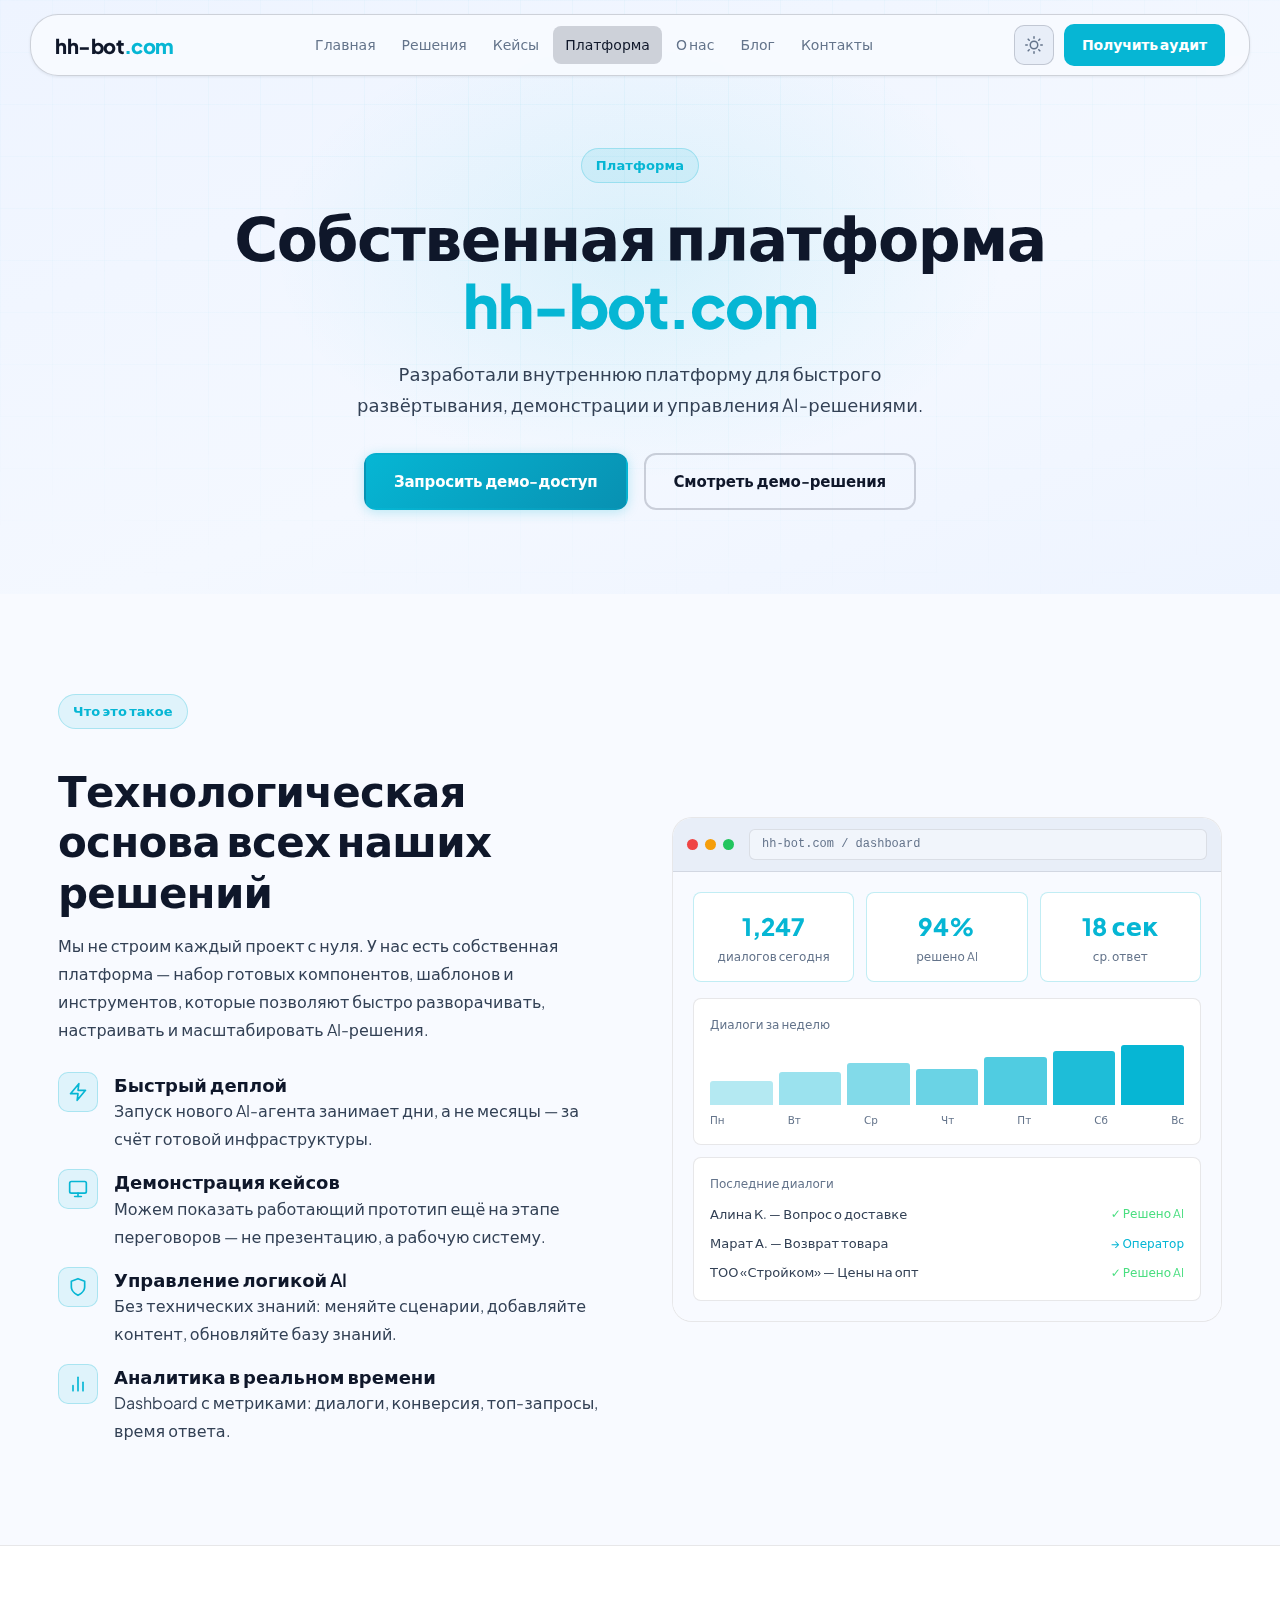
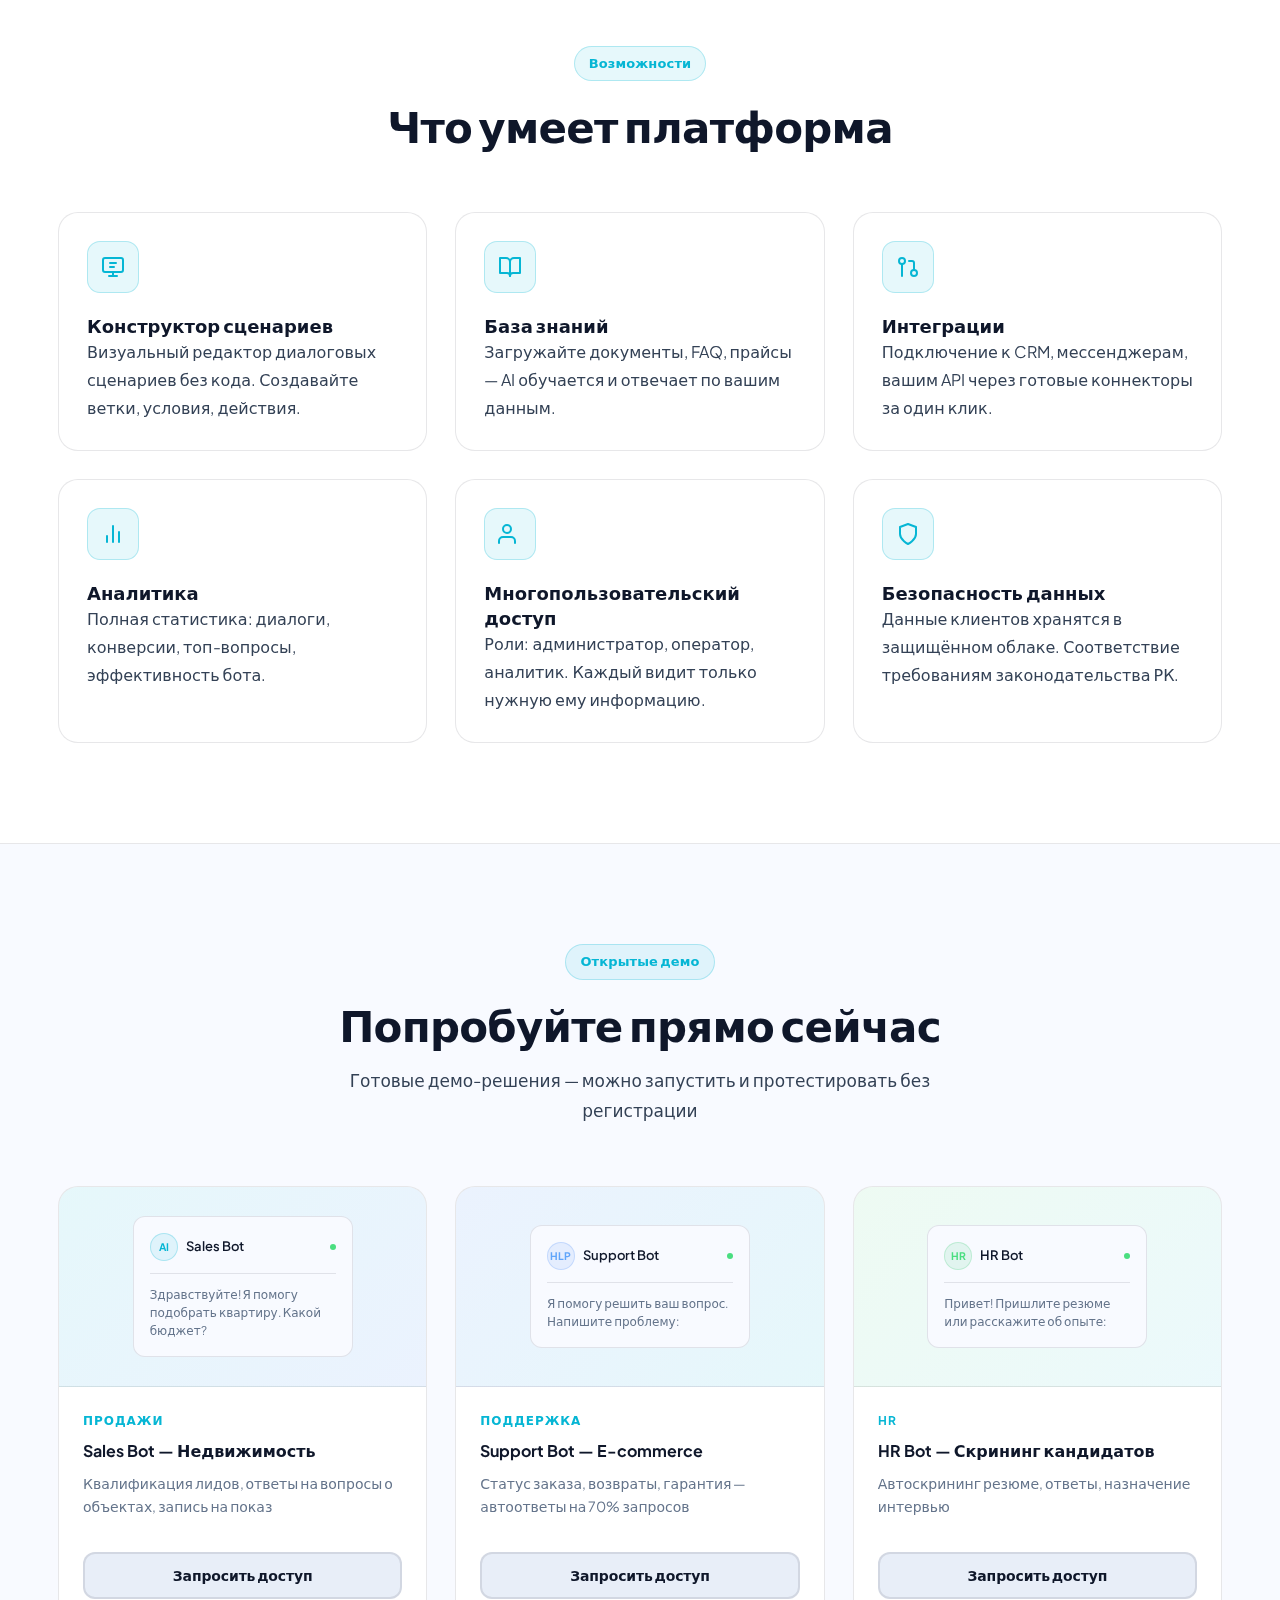
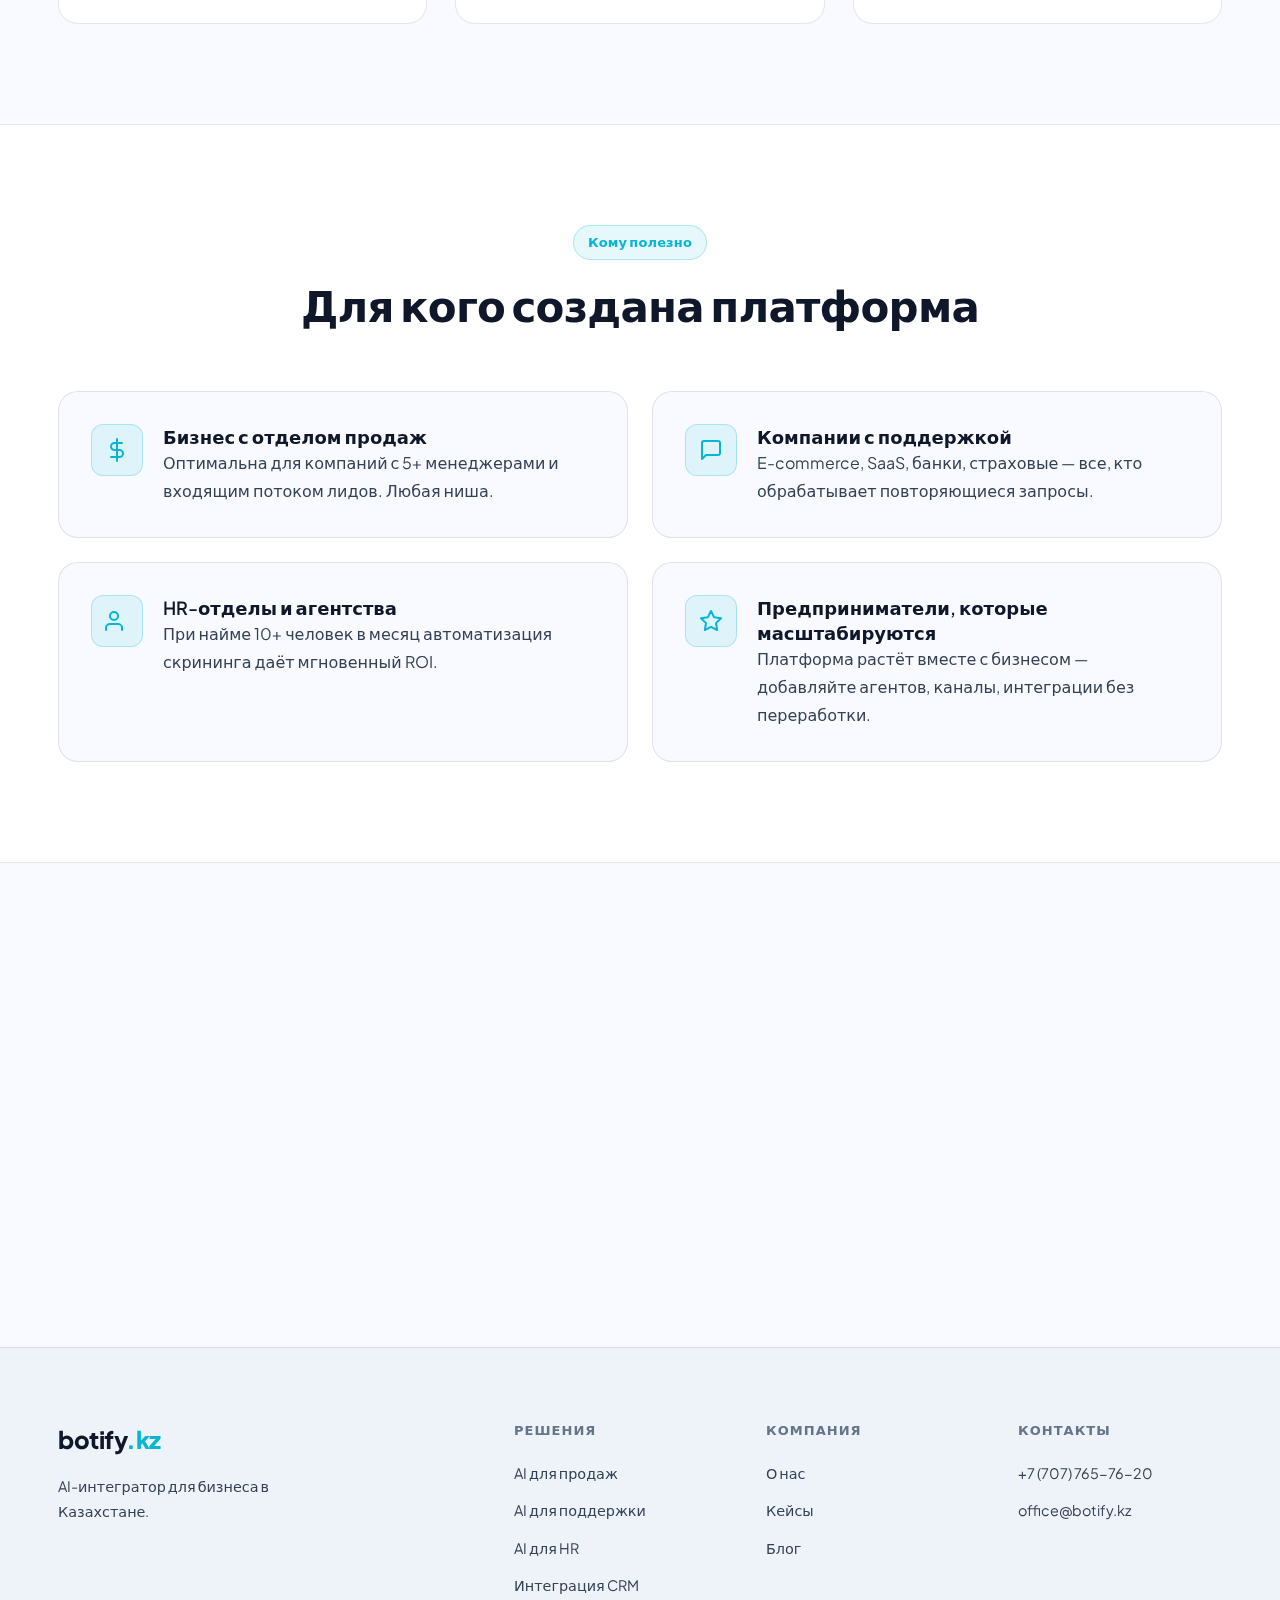
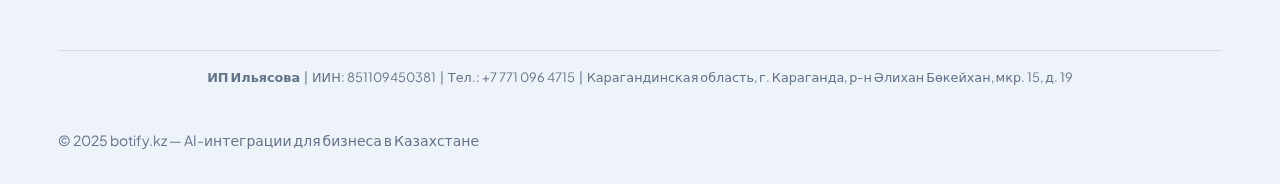
<file: platform.html>
<!DOCTYPE html>
<html lang="ru" data-theme="dark">
<head>
  <meta charset="UTF-8">
  <meta name="viewport" content="width=device-width, initial-scale=1.0">
  <title>hh-bot.com — Платформа Botify.kz</title>
  <meta name="description" content="hh-bot.com — собственная платформа Botify.kz для демонстрации, тестирования и управления AI-решениями. Готовые сценарии, открытые демо.">
  <meta name="keywords" content="hh-bot.com, AI платформа Казахстан, демо AI бот, управление автоматизацией, botify платформа">
  <link rel="icon" type="image/png" href="favicon.png">
  <link rel="apple-touch-icon" href="favicon.png">
  <link rel="canonical" href="https://botify.kz/platform.html">
  <meta property="og:type" content="website">
  <meta property="og:url" content="https://botify.kz/platform.html">
  <meta property="og:title" content="Платформа — Botify.kz">
  <meta property="og:description" content="Собственная платформа Botify.kz для демонстрации и управления AI-решениями.">
  <meta property="og:site_name" content="Botify.kz">
  <meta property="og:locale" content="ru_RU">
  <link rel="stylesheet" href="styles.css">
  <!-- Google Analytics -->
  <script async src="https://www.googletagmanager.com/gtag/js?id=G-DMBHYCQ2NR"></script>
  <script>window.dataLayer=window.dataLayer||[];function gtag(){dataLayer.push(arguments);}gtag('js',new Date());gtag('config','G-DMBHYCQ2NR');</script>
  <script>
    (function(){var t=localStorage.getItem('botify-theme');if(t==='light'||t==='dark'){document.documentElement.setAttribute('data-theme',t);}else if(window.matchMedia('(prefers-color-scheme: light)').matches){document.documentElement.setAttribute('data-theme','light');}})();
  </script>
</head>
<body>

<nav class="navbar" id="navbar">
  <a href="index.html" class="navbar-logo">hh-bot<span>.com</span></a>
  <div class="navbar-nav">
    <a href="index.html" class="nav-link">Главная</a>
    <a href="solutions.html" class="nav-link">Решения</a>
    <a href="cases.html" class="nav-link">Кейсы</a>
    <a href="platform.html" class="nav-link active">Платформа</a>
    <a href="about.html" class="nav-link">О нас</a>
    <a href="blog.html" class="nav-link">Блог</a>
    <a href="contacts.html" class="nav-link">Контакты</a>
  </div>
  <div class="navbar-actions">
    <button class="theme-toggle" id="themeToggle" aria-label="Переключить тему">
      <svg class="icon-moon" xmlns="http://www.w3.org/2000/svg" width="18" height="18" viewBox="0 0 24 24" fill="none" stroke="currentColor" stroke-width="2" stroke-linecap="round" stroke-linejoin="round"><path d="M21 12.79A9 9 0 1 1 11.21 3 7 7 0 0 0 21 12.79z"/></svg>
      <svg class="icon-sun" xmlns="http://www.w3.org/2000/svg" width="18" height="18" viewBox="0 0 24 24" fill="none" stroke="currentColor" stroke-width="2" stroke-linecap="round" stroke-linejoin="round"><circle cx="12" cy="12" r="5"/><line x1="12" y1="1" x2="12" y2="3"/><line x1="12" y1="21" x2="12" y2="23"/><line x1="4.22" y1="4.22" x2="5.64" y2="5.64"/><line x1="18.36" y1="18.36" x2="19.78" y2="19.78"/><line x1="1" y1="12" x2="3" y2="12"/><line x1="21" y1="12" x2="23" y2="12"/><line x1="4.22" y1="19.78" x2="5.64" y2="18.36"/><line x1="18.36" y1="5.64" x2="19.78" y2="4.22"/></svg>
    </button>
    <a href="contacts.html" class="btn-nav">Получить аудит</a>
    <button class="hamburger" id="hamburger" aria-label="Меню">
      <span></span><span></span><span></span>
    </button>
  </div>
</nav>
<div class="mobile-menu" id="mobileMenu">
  <a href="index.html">Главная</a>
  <a href="solutions.html">Решения</a>
  <a href="cases.html">Кейсы</a>
  <a href="platform.html">Платформа</a>
  <a href="about.html">О нас</a>
  <a href="blog.html">Блог</a>
  <a href="contacts.html">Контакты</a>
  <a href="contacts.html" class="btn-nav" style="text-align:center;margin-top:8px;border-radius:9px;">Получить аудит</a>
</div>

<!-- PAGE HERO -->
<div class="page-hero reveal">
  <div class="container">
    <div class="badge" style="margin:0 auto 20px">Платформа</div>
    <h1>Собственная платформа<br><em style="font-style:normal;color:var(--cyan)">hh-bot.com</em></h1>
    <p>Разработали внутреннюю платформу для быстрого развёртывания, демонстрации и управления AI-решениями.</p>
    <div style="display:flex;gap:16px;justify-content:center;margin-top:32px;flex-wrap:wrap">
      <a href="contacts.html" class="btn btn-primary">Запросить демо-доступ</a>
      <a href="#demos" class="btn btn-secondary">Смотреть демо-решения</a>
    </div>
  </div>
</div>

<!-- WHAT IS PLATFORM -->
<section class="section">
  <div class="container">
    <div class="grid-2" style="gap:64px;align-items:center">
      <div>
        <div class="badge">Что это такое</div>
        <h2 style="margin-top:16px">Технологическая основа всех наших решений</h2>
        <p style="margin-top:16px;margin-bottom:28px">
          Мы не строим каждый проект с нуля. У нас есть собственная платформа — набор готовых компонентов, шаблонов и инструментов, которые позволяют быстро разворачивать, настраивать и масштабировать AI-решения.
        </p>

        <div style="display:flex;flex-direction:column;gap:16px">
          <div style="display:flex;align-items:flex-start;gap:16px">
            <div style="width:40px;height:40px;border-radius:10px;background:var(--cyan-glow);border:1px solid var(--border-cyan);display:flex;align-items:center;justify-content:center;color:var(--cyan);flex-shrink:0">
              <svg xmlns="http://www.w3.org/2000/svg" width="20" height="20" viewBox="0 0 24 24" fill="none" stroke="currentColor" stroke-width="2" stroke-linecap="round" stroke-linejoin="round"><polygon points="13 2 3 14 12 14 11 22 21 10 12 10 13 2"/></svg>
            </div>
            <div>
              <h4>Быстрый деплой</h4>
              <p>Запуск нового AI-агента занимает дни, а не месяцы — за счёт готовой инфраструктуры.</p>
            </div>
          </div>
          <div style="display:flex;align-items:flex-start;gap:16px">
            <div style="width:40px;height:40px;border-radius:10px;background:var(--cyan-glow);border:1px solid var(--border-cyan);display:flex;align-items:center;justify-content:center;color:var(--cyan);flex-shrink:0">
              <svg xmlns="http://www.w3.org/2000/svg" width="20" height="20" viewBox="0 0 24 24" fill="none" stroke="currentColor" stroke-width="2" stroke-linecap="round" stroke-linejoin="round"><rect x="2" y="3" width="20" height="14" rx="2"/><line x1="8" y1="21" x2="16" y2="21"/><line x1="12" y1="17" x2="12" y2="21"/></svg>
            </div>
            <div>
              <h4>Демонстрация кейсов</h4>
              <p>Можем показать работающий прототип ещё на этапе переговоров — не презентацию, а рабочую систему.</p>
            </div>
          </div>
          <div style="display:flex;align-items:flex-start;gap:16px">
            <div style="width:40px;height:40px;border-radius:10px;background:var(--cyan-glow);border:1px solid var(--border-cyan);display:flex;align-items:center;justify-content:center;color:var(--cyan);flex-shrink:0">
              <svg xmlns="http://www.w3.org/2000/svg" width="20" height="20" viewBox="0 0 24 24" fill="none" stroke="currentColor" stroke-width="2" stroke-linecap="round" stroke-linejoin="round"><path d="M12 22s8-4 8-10V5l-8-3-8 3v7c0 6 8 10 8 10z"/></svg>
            </div>
            <div>
              <h4>Управление логикой AI</h4>
              <p>Без технических знаний: меняйте сценарии, добавляйте контент, обновляйте базу знаний.</p>
            </div>
          </div>
          <div style="display:flex;align-items:flex-start;gap:16px">
            <div style="width:40px;height:40px;border-radius:10px;background:var(--cyan-glow);border:1px solid var(--border-cyan);display:flex;align-items:center;justify-content:center;color:var(--cyan);flex-shrink:0">
              <svg xmlns="http://www.w3.org/2000/svg" width="20" height="20" viewBox="0 0 24 24" fill="none" stroke="currentColor" stroke-width="2" stroke-linecap="round" stroke-linejoin="round"><line x1="18" y1="20" x2="18" y2="10"/><line x1="12" y1="20" x2="12" y2="4"/><line x1="6" y1="20" x2="6" y2="14"/></svg>
            </div>
            <div>
              <h4>Аналитика в реальном времени</h4>
              <p>Dashboard с метриками: диалоги, конверсия, топ-запросы, время ответа.</p>
            </div>
          </div>
        </div>
      </div>

      <!-- Platform Screenshot Mockup -->
      <div class="demo-window">
        <div class="demo-titlebar">
          <div class="demo-dot demo-dot-red"></div>
          <div class="demo-dot demo-dot-yellow"></div>
          <div class="demo-dot demo-dot-green"></div>
          <div class="demo-url">hh-bot.com / dashboard</div>
        </div>
        <div class="demo-body" style="padding:20px;background:var(--bg-base)">
          <!-- Dashboard mock -->
          <div style="display:grid;grid-template-columns:repeat(3,1fr);gap:12px;margin-bottom:16px">
            <div style="background:var(--bg-card);border:1px solid var(--border-cyan);border-radius:8px;padding:14px;text-align:center">
              <div style="font-size:1.5rem;font-weight:800;color:var(--cyan)">1,247</div>
              <div style="font-size:0.75rem;color:var(--text-muted)">диалогов сегодня</div>
            </div>
            <div style="background:var(--bg-card);border:1px solid var(--border-cyan);border-radius:8px;padding:14px;text-align:center">
              <div style="font-size:1.5rem;font-weight:800;color:var(--cyan)">94%</div>
              <div style="font-size:0.75rem;color:var(--text-muted)">решено AI</div>
            </div>
            <div style="background:var(--bg-card);border:1px solid var(--border-cyan);border-radius:8px;padding:14px;text-align:center">
              <div style="font-size:1.5rem;font-weight:800;color:var(--cyan)">18 сек</div>
              <div style="font-size:0.75rem;color:var(--text-muted)">ср. ответ</div>
            </div>
          </div>
          <!-- Chart bars -->
          <div style="background:var(--bg-card);border:1px solid var(--border);border-radius:8px;padding:16px;margin-bottom:12px">
            <div style="font-size:0.75rem;color:var(--text-muted);margin-bottom:10px">Диалоги за неделю</div>
            <div style="display:flex;align-items:flex-end;gap:6px;height:60px">
              <div style="flex:1;background:rgba(6,182,212,0.3);border-radius:3px 3px 0 0;height:40%"></div>
              <div style="flex:1;background:rgba(6,182,212,0.4);border-radius:3px 3px 0 0;height:55%"></div>
              <div style="flex:1;background:rgba(6,182,212,0.5);border-radius:3px 3px 0 0;height:70%"></div>
              <div style="flex:1;background:rgba(6,182,212,0.6);border-radius:3px 3px 0 0;height:60%"></div>
              <div style="flex:1;background:rgba(6,182,212,0.7);border-radius:3px 3px 0 0;height:80%"></div>
              <div style="flex:1;background:rgba(6,182,212,0.9);border-radius:3px 3px 0 0;height:90%"></div>
              <div style="flex:1;background:var(--cyan);border-radius:3px 3px 0 0;height:100%"></div>
            </div>
            <div style="display:flex;justify-content:space-between;font-size:0.65rem;color:var(--text-muted);margin-top:6px">
              <span>Пн</span><span>Вт</span><span>Ср</span><span>Чт</span><span>Пт</span><span>Сб</span><span>Вс</span>
            </div>
          </div>
          <!-- Recent dialogs -->
          <div style="background:var(--bg-card);border:1px solid var(--border);border-radius:8px;padding:16px">
            <div style="font-size:0.75rem;color:var(--text-muted);margin-bottom:10px">Последние диалоги</div>
            <div style="display:flex;flex-direction:column;gap:8px">
              <div style="display:flex;align-items:center;justify-content:space-between;font-size:0.8125rem">
                <span style="color:var(--text-secondary)">Алина К. — Вопрос о доставке</span>
                <span style="color:#4ADE80;font-size:0.75rem">✓ Решено AI</span>
              </div>
              <div style="display:flex;align-items:center;justify-content:space-between;font-size:0.8125rem">
                <span style="color:var(--text-secondary)">Марат А. — Возврат товара</span>
                <span style="color:var(--cyan);font-size:0.75rem">→ Оператор</span>
              </div>
              <div style="display:flex;align-items:center;justify-content:space-between;font-size:0.8125rem">
                <span style="color:var(--text-secondary)">ТОО «Стройком» — Цены на опт</span>
                <span style="color:#4ADE80;font-size:0.75rem">✓ Решено AI</span>
              </div>
            </div>
          </div>
        </div>
      </div>
    </div>
  </div>
</section>

<!-- PLATFORM CAPABILITIES -->
<section class="section" style="background:var(--bg-card);border-top:1px solid var(--border);border-bottom:1px solid var(--border)">
  <div class="container">
    <div class="section-header text-center">
      <div class="badge" style="margin:0 auto 20px">Возможности</div>
      <h2>Что умеет платформа</h2>
    </div>

    <div class="grid-3">
      <div class="card">
        <div class="card-icon">
          <svg xmlns="http://www.w3.org/2000/svg" viewBox="0 0 24 24" fill="none" stroke="currentColor" stroke-width="2" stroke-linecap="round" stroke-linejoin="round"><rect x="2" y="3" width="20" height="14" rx="2"/><line x1="8" y1="21" x2="16" y2="21"/><line x1="12" y1="17" x2="12" y2="21"/><path d="M9 8h6M9 12h4"/></svg>
        </div>
        <h4>Конструктор сценариев</h4>
        <p>Визуальный редактор диалоговых сценариев без кода. Создавайте ветки, условия, действия.</p>
      </div>
      <div class="card">
        <div class="card-icon">
          <svg xmlns="http://www.w3.org/2000/svg" viewBox="0 0 24 24" fill="none" stroke="currentColor" stroke-width="2" stroke-linecap="round" stroke-linejoin="round"><path d="M2 3h6a4 4 0 0 1 4 4v14a3 3 0 0 0-3-3H2z"/><path d="M22 3h-6a4 4 0 0 0-4 4v14a3 3 0 0 1 3-3h7z"/></svg>
        </div>
        <h4>База знаний</h4>
        <p>Загружайте документы, FAQ, прайсы — AI обучается и отвечает по вашим данным.</p>
      </div>
      <div class="card">
        <div class="card-icon">
          <svg xmlns="http://www.w3.org/2000/svg" viewBox="0 0 24 24" fill="none" stroke="currentColor" stroke-width="2" stroke-linecap="round" stroke-linejoin="round"><circle cx="18" cy="18" r="3"/><circle cx="6" cy="6" r="3"/><path d="M13 6h3a2 2 0 0 1 2 2v7"/><line x1="6" y1="9" x2="6" y2="21"/></svg>
        </div>
        <h4>Интеграции</h4>
        <p>Подключение к CRM, мессенджерам, вашим API через готовые коннекторы за один клик.</p>
      </div>
      <div class="card">
        <div class="card-icon">
          <svg xmlns="http://www.w3.org/2000/svg" viewBox="0 0 24 24" fill="none" stroke="currentColor" stroke-width="2" stroke-linecap="round" stroke-linejoin="round"><line x1="18" y1="20" x2="18" y2="10"/><line x1="12" y1="20" x2="12" y2="4"/><line x1="6" y1="20" x2="6" y2="14"/></svg>
        </div>
        <h4>Аналитика</h4>
        <p>Полная статистика: диалоги, конверсии, топ-вопросы, эффективность бота.</p>
      </div>
      <div class="card">
        <div class="card-icon">
          <svg xmlns="http://www.w3.org/2000/svg" viewBox="0 0 24 24" fill="none" stroke="currentColor" stroke-width="2" stroke-linecap="round" stroke-linejoin="round"><path d="M17 21v-2a4 4 0 0 0-4-4H5a4 4 0 0 0-4 4v2"/><circle cx="9" cy="7" r="4"/></svg>
        </div>
        <h4>Многопользовательский доступ</h4>
        <p>Роли: администратор, оператор, аналитик. Каждый видит только нужную ему информацию.</p>
      </div>
      <div class="card">
        <div class="card-icon">
          <svg xmlns="http://www.w3.org/2000/svg" viewBox="0 0 24 24" fill="none" stroke="currentColor" stroke-width="2" stroke-linecap="round" stroke-linejoin="round"><path d="M12 22s8-4 8-10V5l-8-3-8 3v7c0 6 8 10 8 10z"/></svg>
        </div>
        <h4>Безопасность данных</h4>
        <p>Данные клиентов хранятся в защищённом облаке. Соответствие требованиям законодательства РК.</p>
      </div>
    </div>
  </div>
</section>

<!-- OPEN DEMOS -->
<section class="section" id="demos">
  <div class="container">
    <div class="section-header text-center">
      <div class="badge" style="margin:0 auto 20px">Открытые демо</div>
      <h2>Попробуйте прямо сейчас</h2>
      <p>Готовые демо-решения — можно запустить и протестировать без регистрации</p>
    </div>

    <div class="grid-3">
      <!-- Demo 1 -->
      <div style="background:var(--bg-card);border:1px solid var(--border);border-radius:var(--radius-lg);overflow:hidden;cursor:pointer;transition:all var(--transition);" onmouseover="this.style.borderColor='var(--border-cyan)';this.style.transform='translateY(-4px)'" onmouseout="this.style.borderColor='var(--border)';this.style.transform=''">
        <div style="height:200px;background:linear-gradient(135deg,rgba(6,182,212,0.1),rgba(59,130,246,0.1));display:flex;align-items:center;justify-content:center;border-bottom:1px solid var(--border);position:relative;overflow:hidden">
          <!-- Chat UI preview -->
          <div style="background:var(--bg-base);border:1px solid var(--border);border-radius:12px;padding:16px;width:80%;max-width:220px">
            <div style="display:flex;align-items:center;gap:8px;margin-bottom:12px;padding-bottom:12px;border-bottom:1px solid var(--border)">
              <div style="width:28px;height:28px;border-radius:50%;background:var(--cyan-glow);border:1px solid var(--border-cyan);display:flex;align-items:center;justify-content:center;color:var(--cyan);font-size:0.65rem;font-weight:700">AI</div>
              <div style="font-size:0.8125rem;font-weight:600">Sales Bot</div>
              <div style="width:6px;height:6px;border-radius:50%;background:#4ADE80;margin-left:auto"></div>
            </div>
            <div style="font-size:0.75rem;color:var(--text-muted);line-height:1.5">Здравствуйте! Я помогу подобрать квартиру. Какой бюджет?</div>
          </div>
        </div>
        <div style="padding:24px">
          <div class="blog-cat">Продажи</div>
          <div class="blog-title">Sales Bot — Недвижимость</div>
          <div class="blog-excerpt">Квалификация лидов, ответы на вопросы о объектах, запись на показ</div>
          <a href="contacts.html" class="btn btn-ghost btn-sm" style="margin-top:16px;width:100%;justify-content:center">Запросить доступ</a>
        </div>
      </div>

      <!-- Demo 2 -->
      <div style="background:var(--bg-card);border:1px solid var(--border);border-radius:var(--radius-lg);overflow:hidden;cursor:pointer;transition:all var(--transition);" onmouseover="this.style.borderColor='var(--border-cyan)';this.style.transform='translateY(-4px)'" onmouseout="this.style.borderColor='var(--border)';this.style.transform=''">
        <div style="height:200px;background:linear-gradient(135deg,rgba(59,130,246,0.1),rgba(6,182,212,0.1));display:flex;align-items:center;justify-content:center;border-bottom:1px solid var(--border)">
          <div style="background:var(--bg-base);border:1px solid var(--border);border-radius:12px;padding:16px;width:80%;max-width:220px">
            <div style="display:flex;align-items:center;gap:8px;margin-bottom:12px;padding-bottom:12px;border-bottom:1px solid var(--border)">
              <div style="width:28px;height:28px;border-radius:50%;background:rgba(59,130,246,0.1);border:1px solid rgba(59,130,246,0.2);display:flex;align-items:center;justify-content:center;color:var(--blue-light);font-size:0.65rem;font-weight:700">HLP</div>
              <div style="font-size:0.8125rem;font-weight:600">Support Bot</div>
              <div style="width:6px;height:6px;border-radius:50%;background:#4ADE80;margin-left:auto"></div>
            </div>
            <div style="font-size:0.75rem;color:var(--text-muted);line-height:1.5">Я помогу решить ваш вопрос. Напишите проблему:</div>
          </div>
        </div>
        <div style="padding:24px">
          <div class="blog-cat">Поддержка</div>
          <div class="blog-title">Support Bot — E-commerce</div>
          <div class="blog-excerpt">Статус заказа, возвраты, гарантия — автоответы на 70% запросов</div>
          <a href="contacts.html" class="btn btn-ghost btn-sm" style="margin-top:16px;width:100%;justify-content:center">Запросить доступ</a>
        </div>
      </div>

      <!-- Demo 3 -->
      <div style="background:var(--bg-card);border:1px solid var(--border);border-radius:var(--radius-lg);overflow:hidden;cursor:pointer;transition:all var(--transition);" onmouseover="this.style.borderColor='var(--border-cyan)';this.style.transform='translateY(-4px)'" onmouseout="this.style.borderColor='var(--border)';this.style.transform=''">
        <div style="height:200px;background:linear-gradient(135deg,rgba(34,197,94,0.08),rgba(6,182,212,0.08));display:flex;align-items:center;justify-content:center;border-bottom:1px solid var(--border)">
          <div style="background:var(--bg-base);border:1px solid var(--border);border-radius:12px;padding:16px;width:80%;max-width:220px">
            <div style="display:flex;align-items:center;gap:8px;margin-bottom:12px;padding-bottom:12px;border-bottom:1px solid var(--border)">
              <div style="width:28px;height:28px;border-radius:50%;background:rgba(34,197,94,0.1);border:1px solid rgba(34,197,94,0.2);display:flex;align-items:center;justify-content:center;color:#4ADE80;font-size:0.65rem;font-weight:700">HR</div>
              <div style="font-size:0.8125rem;font-weight:600">HR Bot</div>
              <div style="width:6px;height:6px;border-radius:50%;background:#4ADE80;margin-left:auto"></div>
            </div>
            <div style="font-size:0.75rem;color:var(--text-muted);line-height:1.5">Привет! Пришлите резюме или расскажите об опыте:</div>
          </div>
        </div>
        <div style="padding:24px">
          <div class="blog-cat">HR</div>
          <div class="blog-title">HR Bot — Скрининг кандидатов</div>
          <div class="blog-excerpt">Автоскрининг резюме, ответы, назначение интервью</div>
          <a href="contacts.html" class="btn btn-ghost btn-sm" style="margin-top:16px;width:100%;justify-content:center">Запросить доступ</a>
        </div>
      </div>
    </div>
  </div>
</section>

<!-- WHO NEEDS IT -->
<section class="section" style="background:var(--bg-card);border-top:1px solid var(--border);border-bottom:1px solid var(--border)">
  <div class="container">
    <div class="section-header text-center">
      <div class="badge" style="margin:0 auto 20px">Кому полезно</div>
      <h2>Для кого создана платформа</h2>
    </div>

    <div class="grid-2" style="gap:24px">
      <div style="background:var(--bg-base);border:1px solid var(--border);border-radius:var(--radius-lg);padding:32px;display:flex;gap:20px">
        <div style="width:52px;height:52px;border-radius:12px;background:var(--cyan-glow);border:1px solid var(--border-cyan);display:flex;align-items:center;justify-content:center;color:var(--cyan);flex-shrink:0">
          <svg xmlns="http://www.w3.org/2000/svg" width="24" height="24" viewBox="0 0 24 24" fill="none" stroke="currentColor" stroke-width="2" stroke-linecap="round" stroke-linejoin="round"><line x1="12" y1="1" x2="12" y2="23"/><path d="M17 5H9.5a3.5 3.5 0 0 0 0 7h5a3.5 3.5 0 0 1 0 7H6"/></svg>
        </div>
        <div>
          <h4>Бизнес с отделом продаж</h4>
          <p>Оптимальна для компаний с 5+ менеджерами и входящим потоком лидов. Любая ниша.</p>
        </div>
      </div>
      <div style="background:var(--bg-base);border:1px solid var(--border);border-radius:var(--radius-lg);padding:32px;display:flex;gap:20px">
        <div style="width:52px;height:52px;border-radius:12px;background:var(--cyan-glow);border:1px solid var(--border-cyan);display:flex;align-items:center;justify-content:center;color:var(--cyan);flex-shrink:0">
          <svg xmlns="http://www.w3.org/2000/svg" width="24" height="24" viewBox="0 0 24 24" fill="none" stroke="currentColor" stroke-width="2" stroke-linecap="round" stroke-linejoin="round"><path d="M21 15a2 2 0 0 1-2 2H7l-4 4V5a2 2 0 0 1 2-2h14a2 2 0 0 1 2 2z"/></svg>
        </div>
        <div>
          <h4>Компании с поддержкой</h4>
          <p>E-commerce, SaaS, банки, страховые — все, кто обрабатывает повторяющиеся запросы.</p>
        </div>
      </div>
      <div style="background:var(--bg-base);border:1px solid var(--border);border-radius:var(--radius-lg);padding:32px;display:flex;gap:20px">
        <div style="width:52px;height:52px;border-radius:12px;background:var(--cyan-glow);border:1px solid var(--border-cyan);display:flex;align-items:center;justify-content:center;color:var(--cyan);flex-shrink:0">
          <svg xmlns="http://www.w3.org/2000/svg" width="24" height="24" viewBox="0 0 24 24" fill="none" stroke="currentColor" stroke-width="2" stroke-linecap="round" stroke-linejoin="round"><path d="M17 21v-2a4 4 0 0 0-4-4H5a4 4 0 0 0-4 4v2"/><circle cx="9" cy="7" r="4"/></svg>
        </div>
        <div>
          <h4>HR-отделы и агентства</h4>
          <p>При найме 10+ человек в месяц автоматизация скрининга даёт мгновенный ROI.</p>
        </div>
      </div>
      <div style="background:var(--bg-base);border:1px solid var(--border);border-radius:var(--radius-lg);padding:32px;display:flex;gap:20px">
        <div style="width:52px;height:52px;border-radius:12px;background:var(--cyan-glow);border:1px solid var(--border-cyan);display:flex;align-items:center;justify-content:center;color:var(--cyan);flex-shrink:0">
          <svg xmlns="http://www.w3.org/2000/svg" width="24" height="24" viewBox="0 0 24 24" fill="none" stroke="currentColor" stroke-width="2" stroke-linecap="round" stroke-linejoin="round"><polygon points="12 2 15.09 8.26 22 9.27 17 14.14 18.18 21.02 12 17.77 5.82 21.02 7 14.14 2 9.27 8.91 8.26 12 2"/></svg>
        </div>
        <div>
          <h4>Предприниматели, которые масштабируются</h4>
          <p>Платформа растёт вместе с бизнесом — добавляйте агентов, каналы, интеграции без переработки.</p>
        </div>
      </div>
    </div>
  </div>
</section>

<!-- CTA -->
<div class="cta-section reveal">
  <div class="container">
    <div class="cta-content">
      <div class="badge" style="margin:0 auto 24px">Хотите посмотреть?</div>
      <h2>Запросите демо-доступ к платформе</h2>
      <p>Покажем платформу изнутри, запустим тестового бота под ваш кейс — прямо на встрече.</p>
      <div class="cta-actions">
        <a href="contacts.html" class="btn btn-primary">Запросить демо</a>
        <a href="cases.html" class="btn btn-secondary">Кейсы клиентов</a>
      </div>
    </div>
  </div>
</div>

<!-- FOOTER -->
<footer class="footer">
  <div class="container">
    <div class="footer-grid">
      <div class="footer-brand">
        <div class="navbar-logo" style="font-size:1.5rem">botify<span>.kz</span></div>
        <p>AI-интегратор для бизнеса в Казахстане.</p>
      </div>
      <div class="footer-col">
        <h5>Решения</h5>
        <ul>
          <li><a href="solutions.html#sales">AI для продаж</a></li>
          <li><a href="solutions.html#support">AI для поддержки</a></li>
          <li><a href="solutions.html#hr">AI для HR</a></li>
          <li><a href="solutions.html#crm">Интеграция CRM</a></li>
        </ul>
      </div>
      <div class="footer-col">
        <h5>Компания</h5>
        <ul>
          <li><a href="about.html">О нас</a></li>
          <li><a href="cases.html">Кейсы</a></li>
          <li><a href="blog.html">Блог</a></li>
        </ul>
      </div>
      <div class="footer-col">
        <h5>Контакты</h5>
        <ul>
          <li><a href="tel:+77077657620">+7 (707) 765-76-20</a></li>
          <li><a href="mailto:office@botify.kz">office@botify.kz</a></li>
        </ul>
      </div>
    </div>
    <div class="footer-requisites">
      <p><strong>ИП Ильясова</strong> &nbsp;|&nbsp; ИИН: 851109450381 &nbsp;|&nbsp; Тел.: +7 771 096 4715 &nbsp;|&nbsp; Карагандинская область, г. Караганда, р-н Әлихан Бөкейхан, мкр. 15, д. 19</p>
    </div>

    <div class="footer-bottom">
      <p>&copy; 2025 botify.kz — AI-интеграции для бизнеса в Казахстане</p>
    </div>
  </div>
</footer>

<script src="data.js"></script>
<script src="app.js"></script>
</body>
</html>
</file>
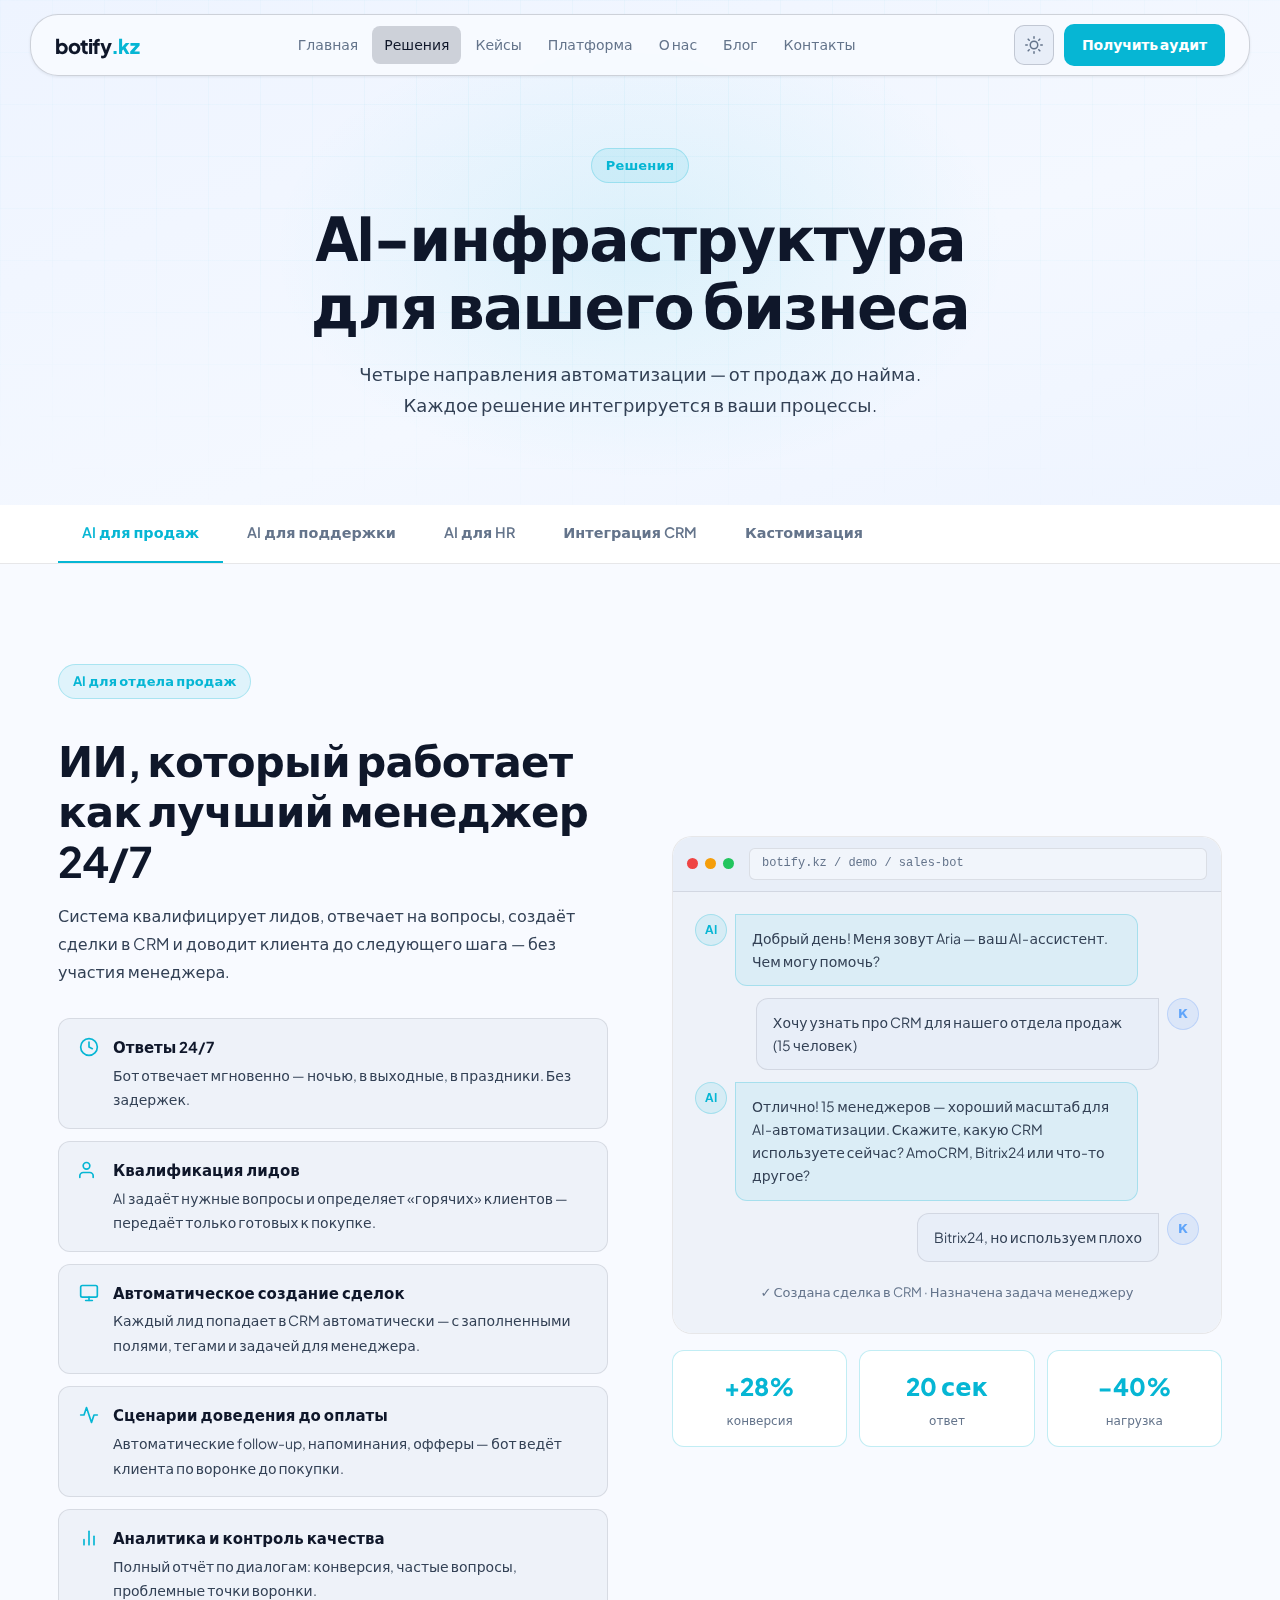
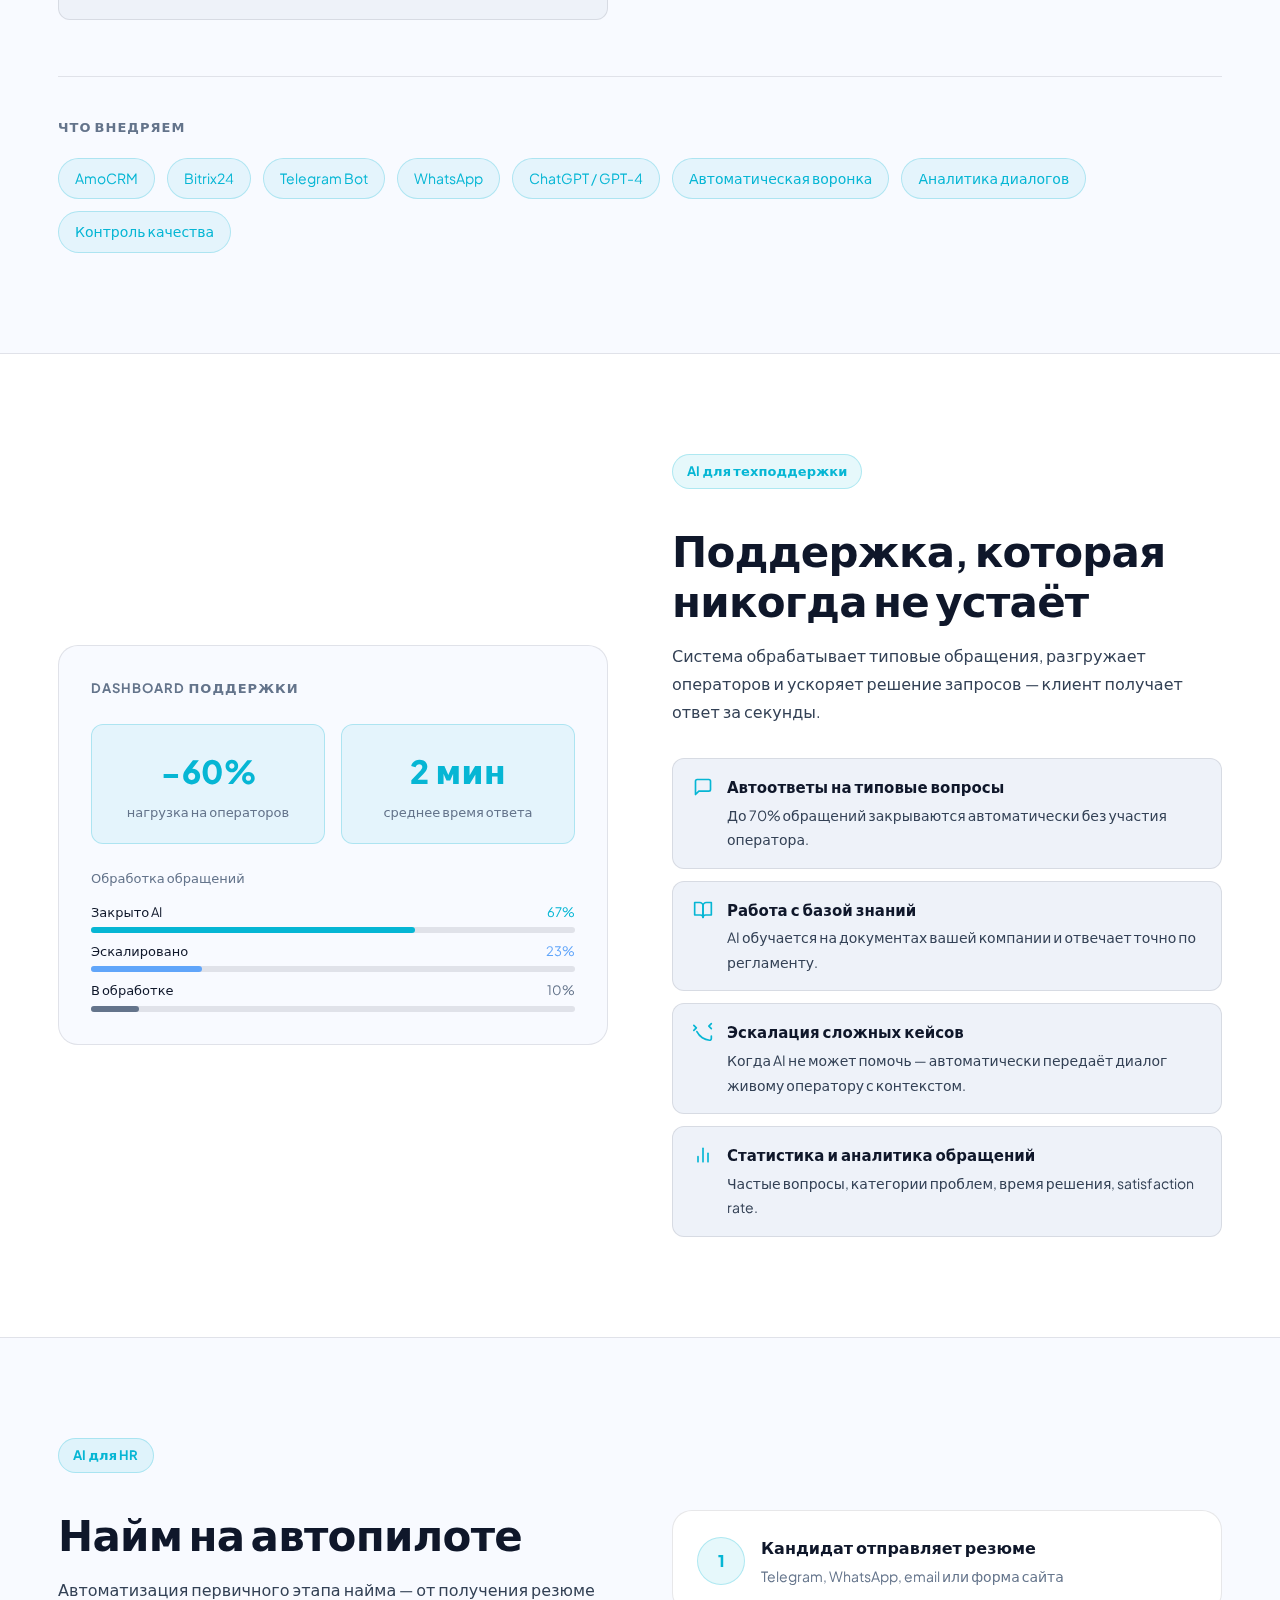
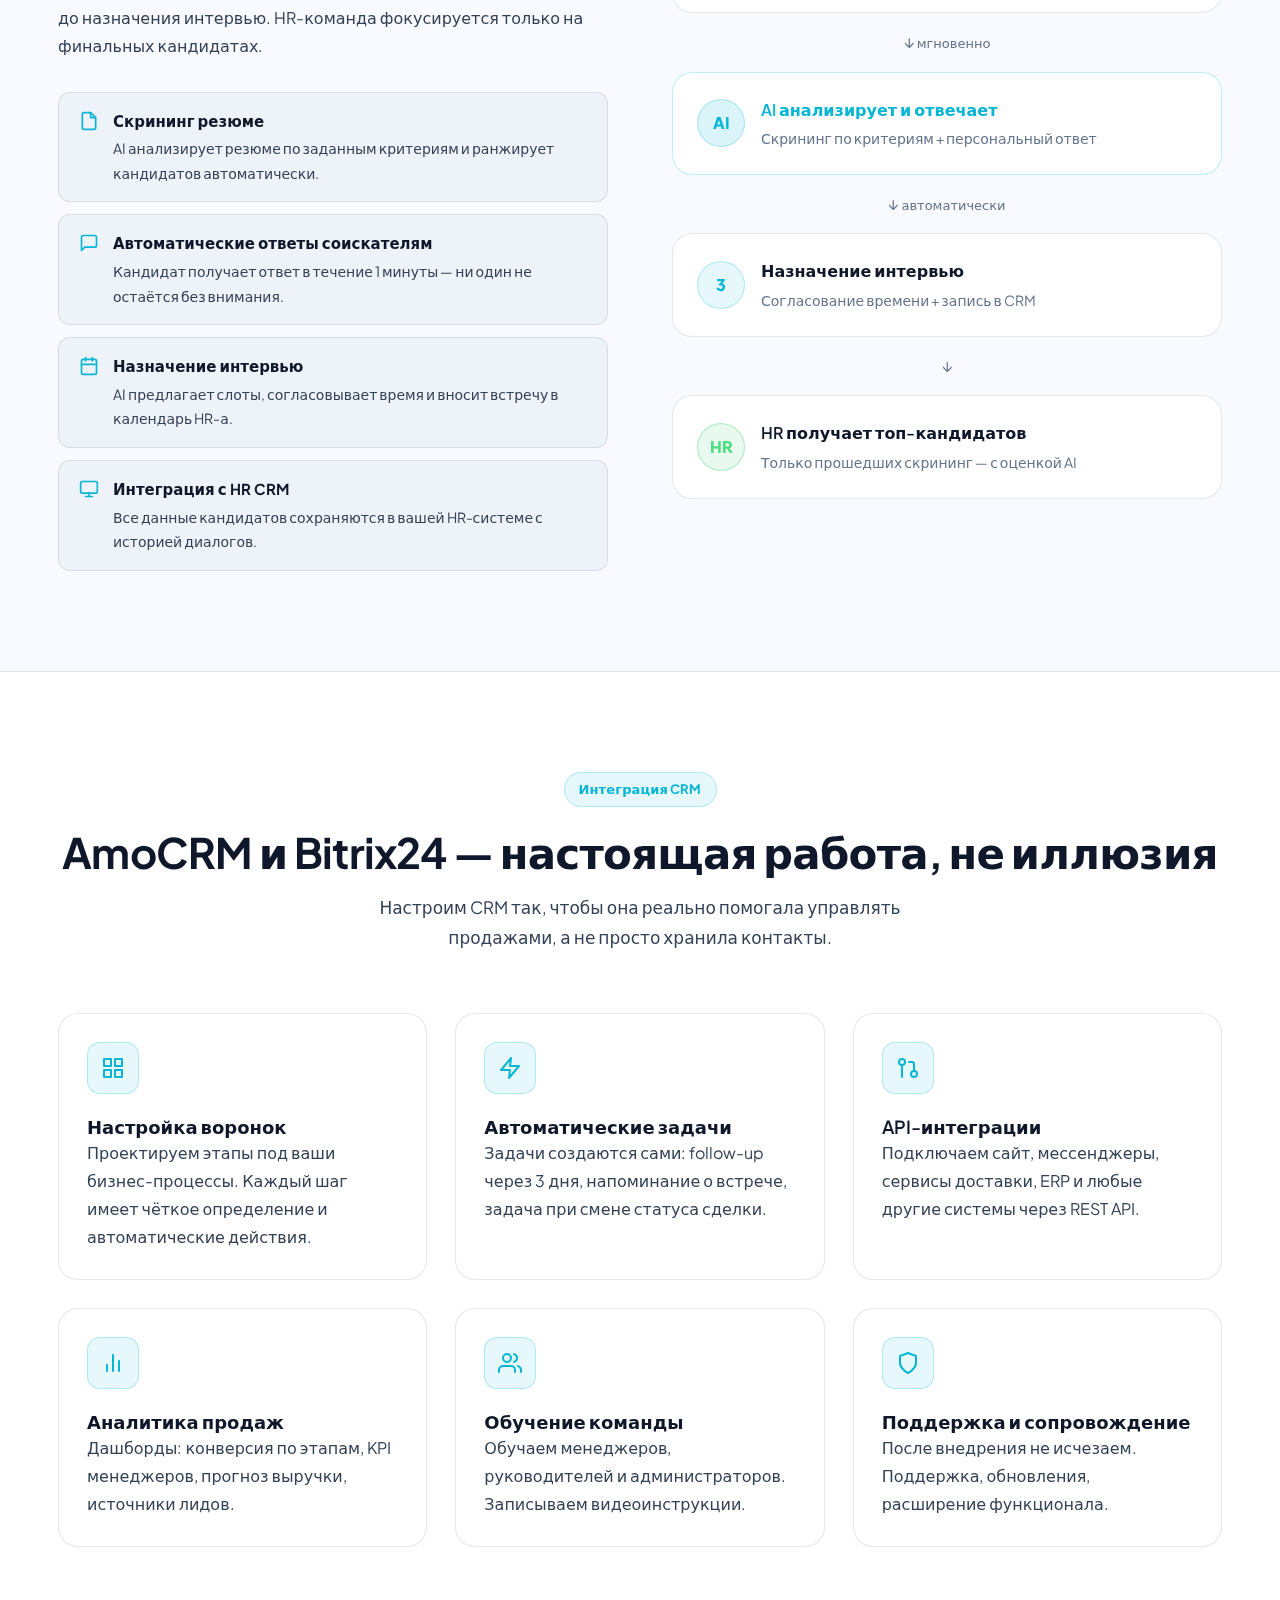
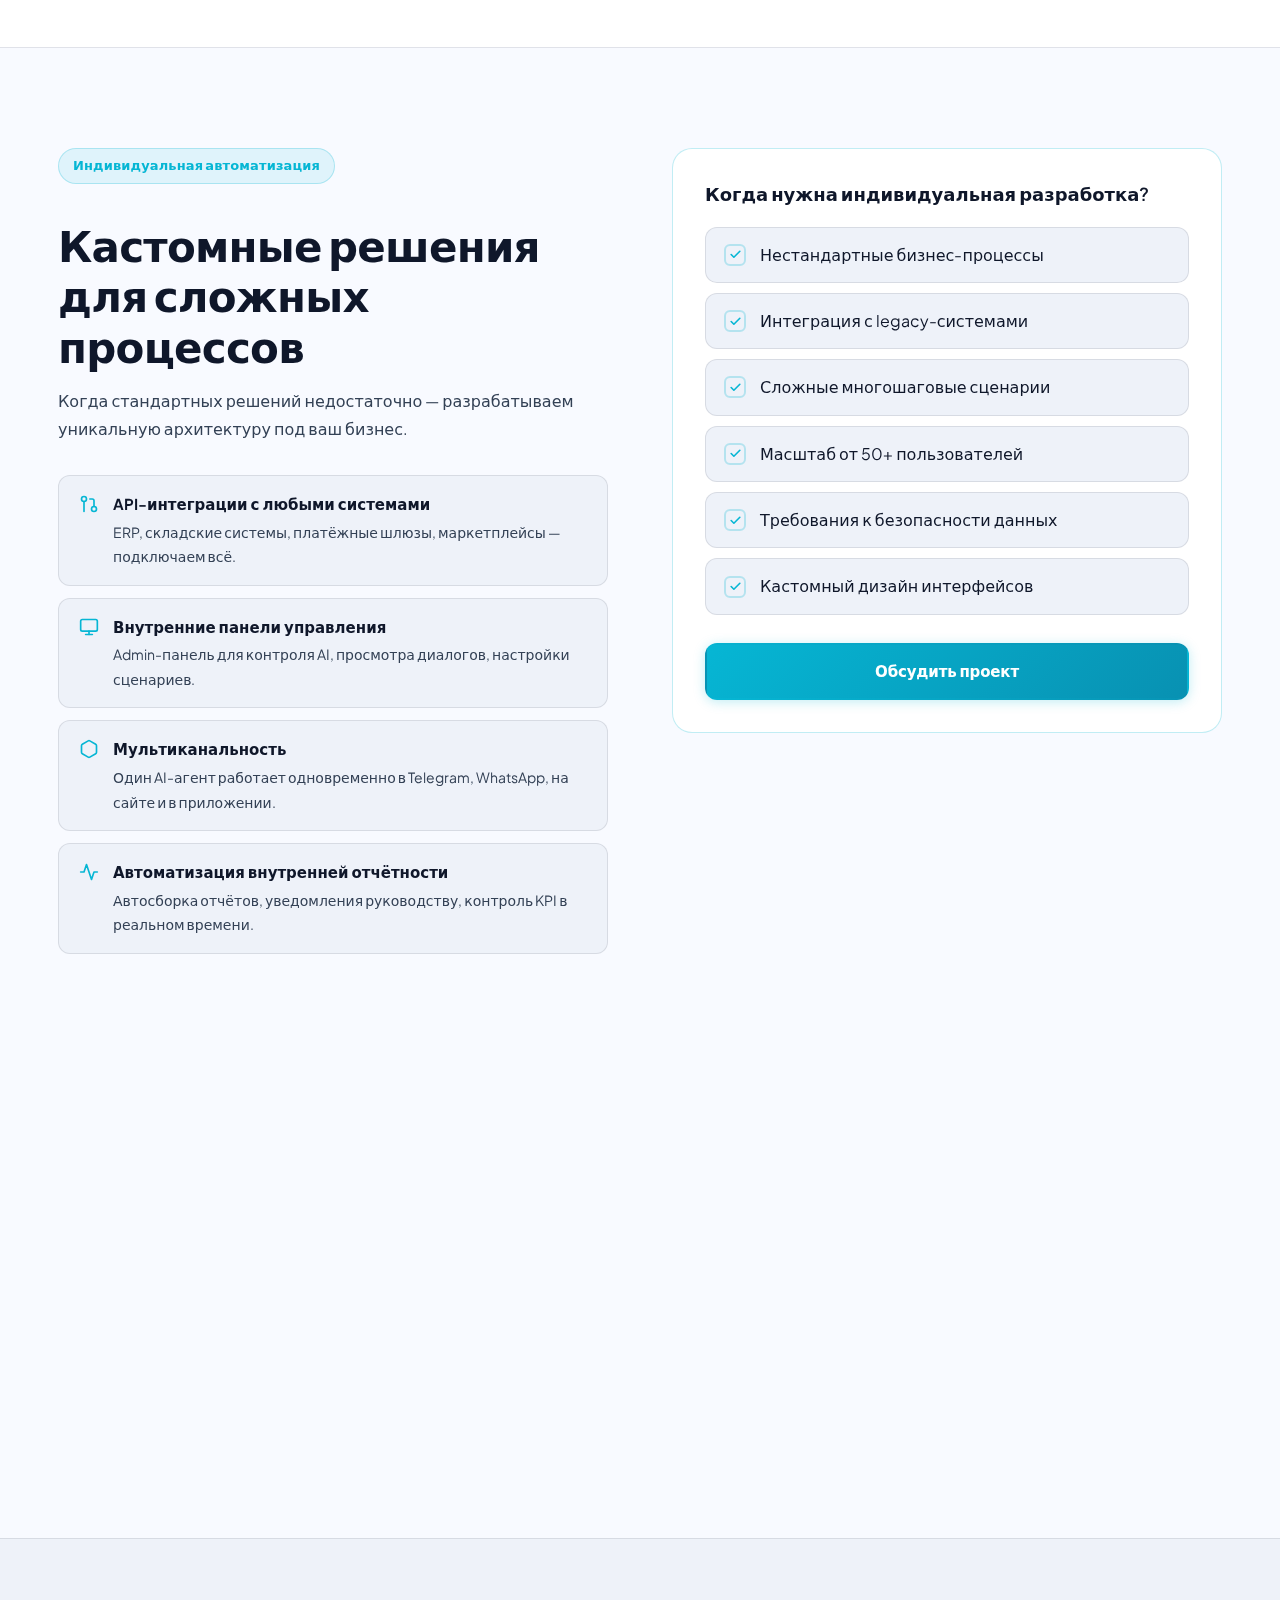
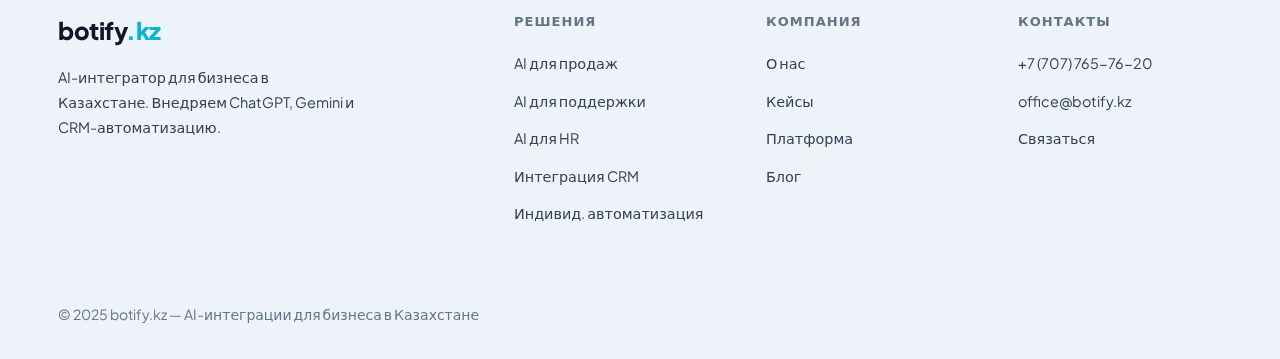
<file: solutions.html>
<!DOCTYPE html>
<html lang="ru" data-theme="dark">
<head>
  <meta charset="UTF-8">
  <meta name="viewport" content="width=device-width, initial-scale=1.0">
  <title>Решения — Botify.kz</title>
  <meta name="description" content="AI-решения для отдела продаж, техподдержки, HR и индивидуальной автоматизации на базе ChatGPT, Gemini, AmoCRM и Bitrix24.">
  <meta name="keywords" content="AI для продаж Казахстан, автоматизация поддержки, AI HR, интеграция AmoCRM Bitrix24, ChatGPT бот">
  <link rel="icon" type="image/png" href="favicon.png">
  <link rel="apple-touch-icon" href="favicon.png">
  <link rel="canonical" href="https://botify.kz/solutions.html">
  <meta property="og:type" content="website">
  <meta property="og:url" content="https://botify.kz/solutions.html">
  <meta property="og:title" content="Решения — Botify.kz">
  <meta property="og:description" content="AI-решения для отдела продаж, техподдержки, HR и CRM-автоматизации на базе ChatGPT и Gemini.">
  <meta property="og:site_name" content="Botify.kz">
  <meta property="og:locale" content="ru_RU">
  <link rel="stylesheet" href="styles.css">
  <!-- Google Analytics -->
  <script async src="https://www.googletagmanager.com/gtag/js?id=G-DMBHYCQ2NR"></script>
  <script>window.dataLayer=window.dataLayer||[];function gtag(){dataLayer.push(arguments);}gtag('js',new Date());gtag('config','G-DMBHYCQ2NR');</script>
  <script>
    (function(){var t=localStorage.getItem('botify-theme');if(t==='light'||t==='dark'){document.documentElement.setAttribute('data-theme',t);}else if(window.matchMedia('(prefers-color-scheme: light)').matches){document.documentElement.setAttribute('data-theme','light');}})();
  </script>
</head>
<body>

<nav class="navbar" id="navbar">
  <a href="index.html" class="navbar-logo">botify<span>.kz</span></a>
  <div class="navbar-nav">
    <a href="index.html" class="nav-link">Главная</a>
    <a href="solutions.html" class="nav-link active">Решения</a>
    <a href="cases.html" class="nav-link">Кейсы</a>
    <a href="platform.html" class="nav-link">Платформа</a>
    <a href="about.html" class="nav-link">О нас</a>
    <a href="blog.html" class="nav-link">Блог</a>
    <a href="contacts.html" class="nav-link">Контакты</a>
  </div>
  <div class="navbar-actions">
    <button class="theme-toggle" id="themeToggle" aria-label="Переключить тему">
      <svg class="icon-moon" xmlns="http://www.w3.org/2000/svg" width="18" height="18" viewBox="0 0 24 24" fill="none" stroke="currentColor" stroke-width="2" stroke-linecap="round" stroke-linejoin="round"><path d="M21 12.79A9 9 0 1 1 11.21 3 7 7 0 0 0 21 12.79z"/></svg>
      <svg class="icon-sun" xmlns="http://www.w3.org/2000/svg" width="18" height="18" viewBox="0 0 24 24" fill="none" stroke="currentColor" stroke-width="2" stroke-linecap="round" stroke-linejoin="round"><circle cx="12" cy="12" r="5"/><line x1="12" y1="1" x2="12" y2="3"/><line x1="12" y1="21" x2="12" y2="23"/><line x1="4.22" y1="4.22" x2="5.64" y2="5.64"/><line x1="18.36" y1="18.36" x2="19.78" y2="19.78"/><line x1="1" y1="12" x2="3" y2="12"/><line x1="21" y1="12" x2="23" y2="12"/><line x1="4.22" y1="19.78" x2="5.64" y2="18.36"/><line x1="18.36" y1="5.64" x2="19.78" y2="4.22"/></svg>
    </button>
    <a href="contacts.html" class="btn-nav">Получить аудит</a>
    <button class="hamburger" id="hamburger" aria-label="Меню">
      <span></span><span></span><span></span>
    </button>
  </div>
</nav>

<div class="mobile-menu" id="mobileMenu">
  <a href="index.html">Главная</a>
  <a href="solutions.html">Решения</a>
  <a href="cases.html">Кейсы</a>
  <a href="platform.html">Платформа</a>
  <a href="about.html">О нас</a>
  <a href="blog.html">Блог</a>
  <a href="contacts.html">Контакты</a>
  <a href="contacts.html" class="btn-nav" style="text-align:center;margin-top:8px;border-radius:9px;">Получить аудит</a>
</div>

<!-- PAGE HERO -->
<div class="page-hero reveal">
  <div class="container">
    <div class="badge" style="margin:0 auto 20px">Решения</div>
    <h1>AI-инфраструктура<br>для вашего бизнеса</h1>
    <p>Четыре направления автоматизации — от продаж до найма. Каждое решение интегрируется в ваши процессы.</p>
  </div>
</div>

<!-- NAVIGATION TABS -->
<div style="background:var(--bg-card);border-bottom:1px solid var(--border);padding:0 0 0;position:sticky;top:80px;z-index:50">
  <div class="container" style="padding-top:0;padding-bottom:0">
    <div style="display:flex;gap:0;overflow-x:auto;scrollbar-width:none">
      <a href="#sales"   class="tab-nav-link active" onclick="setTab(this,'sales')">AI для продаж</a>
      <a href="#support" class="tab-nav-link" onclick="setTab(this,'support')">AI для поддержки</a>
      <a href="#hr"      class="tab-nav-link" onclick="setTab(this,'hr')">AI для HR</a>
      <a href="#crm"     class="tab-nav-link" onclick="setTab(this,'crm')">Интеграция CRM</a>
      <a href="#custom"  class="tab-nav-link" onclick="setTab(this,'custom')">Кастомизация</a>
    </div>
  </div>
</div>

<style>
.tab-nav-link {
  display:inline-block;
  padding:16px 24px;
  font-size:0.9rem;
  font-weight:600;
  color:var(--text-muted);
  border-bottom:2px solid transparent;
  white-space:nowrap;
  transition:all 150ms;
  cursor:pointer;
}
.tab-nav-link:hover { color:var(--text-secondary); }
.tab-nav-link.active { color:var(--cyan); border-bottom-color:var(--cyan); }
</style>

<!-- ═══ SECTION: AI FOR SALES ═══ -->
<section class="section" id="sales">
  <div class="container">
    <div class="grid-2" style="gap:64px;align-items:center">
      <div>
        <div class="badge">AI для отдела продаж</div>
        <h2 style="margin-top:16px">ИИ, который работает как лучший менеджер 24/7</h2>
        <p style="margin-top:16px;margin-bottom:32px">
          Система квалифицирует лидов, отвечает на вопросы, создаёт сделки в CRM и доводит клиента до следующего шага — без участия менеджера.
        </p>

        <div class="feature-list">
          <div class="feature-item">
            <svg xmlns="http://www.w3.org/2000/svg" viewBox="0 0 24 24" fill="none" stroke="currentColor" stroke-width="2" stroke-linecap="round" stroke-linejoin="round"><circle cx="12" cy="12" r="10"/><polyline points="12 6 12 12 16 14"/></svg>
            <div class="feature-item-text">
              <h5>Ответы 24/7</h5>
              <p>Бот отвечает мгновенно — ночью, в выходные, в праздники. Без задержек.</p>
            </div>
          </div>
          <div class="feature-item">
            <svg xmlns="http://www.w3.org/2000/svg" viewBox="0 0 24 24" fill="none" stroke="currentColor" stroke-width="2" stroke-linecap="round" stroke-linejoin="round"><path d="M17 21v-2a4 4 0 0 0-4-4H5a4 4 0 0 0-4 4v2"/><circle cx="9" cy="7" r="4"/></svg>
            <div class="feature-item-text">
              <h5>Квалификация лидов</h5>
              <p>AI задаёт нужные вопросы и определяет «горячих» клиентов — передаёт только готовых к покупке.</p>
            </div>
          </div>
          <div class="feature-item">
            <svg xmlns="http://www.w3.org/2000/svg" viewBox="0 0 24 24" fill="none" stroke="currentColor" stroke-width="2" stroke-linecap="round" stroke-linejoin="round"><rect x="2" y="3" width="20" height="14" rx="2"/><line x1="8" y1="21" x2="16" y2="21"/><line x1="12" y1="17" x2="12" y2="21"/></svg>
            <div class="feature-item-text">
              <h5>Автоматическое создание сделок</h5>
              <p>Каждый лид попадает в CRM автоматически — с заполненными полями, тегами и задачей для менеджера.</p>
            </div>
          </div>
          <div class="feature-item">
            <svg xmlns="http://www.w3.org/2000/svg" viewBox="0 0 24 24" fill="none" stroke="currentColor" stroke-width="2" stroke-linecap="round" stroke-linejoin="round"><polyline points="22 12 18 12 15 21 9 3 6 12 2 12"/></svg>
            <div class="feature-item-text">
              <h5>Сценарии доведения до оплаты</h5>
              <p>Автоматические follow-up, напоминания, офферы — бот ведёт клиента по воронке до покупки.</p>
            </div>
          </div>
          <div class="feature-item">
            <svg xmlns="http://www.w3.org/2000/svg" viewBox="0 0 24 24" fill="none" stroke="currentColor" stroke-width="2" stroke-linecap="round" stroke-linejoin="round"><line x1="18" y1="20" x2="18" y2="10"/><line x1="12" y1="20" x2="12" y2="4"/><line x1="6" y1="20" x2="6" y2="14"/></svg>
            <div class="feature-item-text">
              <h5>Аналитика и контроль качества</h5>
              <p>Полный отчёт по диалогам: конверсия, частые вопросы, проблемные точки воронки.</p>
            </div>
          </div>
        </div>
      </div>

      <div>
        <!-- Sales Bot Demo Visual -->
        <div class="demo-window">
          <div class="demo-titlebar">
            <div class="demo-dot demo-dot-red"></div>
            <div class="demo-dot demo-dot-yellow"></div>
            <div class="demo-dot demo-dot-green"></div>
            <div class="demo-url">botify.kz / demo / sales-bot</div>
          </div>
          <div class="demo-body">
            <!-- Chat simulation -->
            <div style="display:flex;flex-direction:column;gap:12px">
              <div style="display:flex;gap:8px">
                <div style="width:32px;height:32px;border-radius:50%;background:var(--cyan-glow);border:1px solid var(--border-cyan);display:flex;align-items:center;justify-content:center;flex-shrink:0;color:var(--cyan);font-size:0.75rem;font-weight:700">AI</div>
                <div style="background:rgba(6,182,212,0.08);border:1px solid var(--border-cyan);border-radius:0 12px 12px 12px;padding:12px 16px;max-width:80%;font-size:0.875rem;color:var(--text-secondary)">
                  Добрый день! Меня зовут Aria — ваш AI-ассистент. Чем могу помочь?
                </div>
              </div>
              <div style="display:flex;gap:8px;flex-direction:row-reverse">
                <div style="width:32px;height:32px;border-radius:50%;background:rgba(59,130,246,0.1);border:1px solid rgba(59,130,246,0.2);display:flex;align-items:center;justify-content:center;flex-shrink:0;color:var(--blue-light);font-size:0.75rem;font-weight:700">К</div>
                <div style="background:var(--bg-elevated);border:1px solid var(--border);border-radius:12px 0 12px 12px;padding:12px 16px;max-width:80%;font-size:0.875rem;color:var(--text-secondary)">
                  Хочу узнать про CRM для нашего отдела продаж (15 человек)
                </div>
              </div>
              <div style="display:flex;gap:8px">
                <div style="width:32px;height:32px;border-radius:50%;background:var(--cyan-glow);border:1px solid var(--border-cyan);display:flex;align-items:center;justify-content:center;flex-shrink:0;color:var(--cyan);font-size:0.75rem;font-weight:700">AI</div>
                <div style="background:rgba(6,182,212,0.08);border:1px solid var(--border-cyan);border-radius:0 12px 12px 12px;padding:12px 16px;max-width:80%;font-size:0.875rem;color:var(--text-secondary)">
                  Отлично! 15 менеджеров — хороший масштаб для AI-автоматизации. Скажите, какую CRM используете сейчас? AmoCRM, Bitrix24 или что-то другое?
                </div>
              </div>
              <div style="display:flex;gap:8px;flex-direction:row-reverse">
                <div style="width:32px;height:32px;border-radius:50%;background:rgba(59,130,246,0.1);border:1px solid rgba(59,130,246,0.2);display:flex;align-items:center;justify-content:center;flex-shrink:0;color:var(--blue-light);font-size:0.75rem;font-weight:700">К</div>
                <div style="background:var(--bg-elevated);border:1px solid var(--border);border-radius:12px 0 12px 12px;padding:12px 16px;max-width:80%;font-size:0.875rem;color:var(--text-secondary)">
                  Bitrix24, но используем плохо
                </div>
              </div>
              <div style="padding:8px 0;color:var(--text-muted);font-size:0.8125rem;text-align:center">
                ✓ Создана сделка в CRM · Назначена задача менеджеру
              </div>
            </div>
          </div>
        </div>

        <!-- Results -->
        <div style="display:grid;grid-template-columns:repeat(3,1fr);gap:12px;margin-top:16px">
          <div style="background:var(--bg-card);border:1px solid var(--border-cyan);border-radius:var(--radius);padding:16px;text-align:center">
            <div style="font-size:1.5rem;font-weight:800;color:var(--cyan)">+28%</div>
            <div style="font-size:0.75rem;color:var(--text-muted);margin-top:4px">конверсия</div>
          </div>
          <div style="background:var(--bg-card);border:1px solid var(--border-cyan);border-radius:var(--radius);padding:16px;text-align:center">
            <div style="font-size:1.5rem;font-weight:800;color:var(--cyan)">20 сек</div>
            <div style="font-size:0.75rem;color:var(--text-muted);margin-top:4px">ответ</div>
          </div>
          <div style="background:var(--bg-card);border:1px solid var(--border-cyan);border-radius:var(--radius);padding:16px;text-align:center">
            <div style="font-size:1.5rem;font-weight:800;color:var(--cyan)">−40%</div>
            <div style="font-size:0.75rem;color:var(--text-muted);margin-top:4px">нагрузка</div>
          </div>
        </div>
      </div>
    </div>

    <!-- Integrations row -->
    <div style="margin-top:56px;padding-top:40px;border-top:1px solid var(--border)">
      <div style="font-size:0.8125rem;font-weight:700;text-transform:uppercase;letter-spacing:0.08em;color:var(--text-muted);margin-bottom:20px">Что внедряем</div>
      <div style="display:flex;gap:12px;flex-wrap:wrap">
        <span style="padding:8px 16px;border-radius:100px;background:rgba(6,182,212,0.08);border:1px solid var(--border-cyan);font-size:0.875rem;color:var(--cyan)">AmoCRM</span>
        <span style="padding:8px 16px;border-radius:100px;background:rgba(6,182,212,0.08);border:1px solid var(--border-cyan);font-size:0.875rem;color:var(--cyan)">Bitrix24</span>
        <span style="padding:8px 16px;border-radius:100px;background:rgba(6,182,212,0.08);border:1px solid var(--border-cyan);font-size:0.875rem;color:var(--cyan)">Telegram Bot</span>
        <span style="padding:8px 16px;border-radius:100px;background:rgba(6,182,212,0.08);border:1px solid var(--border-cyan);font-size:0.875rem;color:var(--cyan)">WhatsApp</span>
        <span style="padding:8px 16px;border-radius:100px;background:rgba(6,182,212,0.08);border:1px solid var(--border-cyan);font-size:0.875rem;color:var(--cyan)">ChatGPT / GPT-4</span>
        <span style="padding:8px 16px;border-radius:100px;background:rgba(6,182,212,0.08);border:1px solid var(--border-cyan);font-size:0.875rem;color:var(--cyan)">Автоматическая воронка</span>
        <span style="padding:8px 16px;border-radius:100px;background:rgba(6,182,212,0.08);border:1px solid var(--border-cyan);font-size:0.875rem;color:var(--cyan)">Аналитика диалогов</span>
        <span style="padding:8px 16px;border-radius:100px;background:rgba(6,182,212,0.08);border:1px solid var(--border-cyan);font-size:0.875rem;color:var(--cyan)">Контроль качества</span>
      </div>
    </div>
  </div>
</section>

<div class="divider"></div>

<!-- ═══ SECTION: AI FOR SUPPORT ═══ -->
<section class="section" id="support" style="background:var(--bg-card)">
  <div class="container">
    <div class="grid-2" style="gap:64px;align-items:center">
      <div>
        <!-- Support stats visual -->
        <div style="background:var(--bg-base);border:1px solid var(--border);border-radius:var(--radius-lg);padding:32px">
          <div style="font-size:0.8125rem;font-weight:700;text-transform:uppercase;letter-spacing:0.08em;color:var(--text-muted);margin-bottom:24px">Dashboard поддержки</div>
          <div style="display:grid;grid-template-columns:1fr 1fr;gap:16px;margin-bottom:24px">
            <div style="background:rgba(6,182,212,0.08);border:1px solid var(--border-cyan);border-radius:var(--radius);padding:20px;text-align:center">
              <div style="font-size:2rem;font-weight:800;color:var(--cyan)">−60%</div>
              <div style="font-size:0.8125rem;color:var(--text-muted);margin-top:4px">нагрузка на операторов</div>
            </div>
            <div style="background:rgba(6,182,212,0.08);border:1px solid var(--border-cyan);border-radius:var(--radius);padding:20px;text-align:center">
              <div style="font-size:2rem;font-weight:800;color:var(--cyan)">2 мин</div>
              <div style="font-size:0.8125rem;color:var(--text-muted);margin-top:4px">среднее время ответа</div>
            </div>
          </div>
          <!-- Ticket types bar -->
          <div style="font-size:0.8125rem;color:var(--text-muted);margin-bottom:12px">Обработка обращений</div>
          <div style="display:flex;flex-direction:column;gap:8px">
            <div>
              <div style="display:flex;justify-content:space-between;font-size:0.8125rem;margin-bottom:4px"><span>Закрыто AI</span><span style="color:var(--cyan)">67%</span></div>
              <div style="height:6px;background:var(--border);border-radius:3px"><div style="height:100%;width:67%;background:var(--cyan);border-radius:3px"></div></div>
            </div>
            <div>
              <div style="display:flex;justify-content:space-between;font-size:0.8125rem;margin-bottom:4px"><span>Эскалировано</span><span style="color:var(--blue-light)">23%</span></div>
              <div style="height:6px;background:var(--border);border-radius:3px"><div style="height:100%;width:23%;background:var(--blue-light);border-radius:3px"></div></div>
            </div>
            <div>
              <div style="display:flex;justify-content:space-between;font-size:0.8125rem;margin-bottom:4px"><span>В обработке</span><span style="color:var(--text-muted)">10%</span></div>
              <div style="height:6px;background:var(--border);border-radius:3px"><div style="height:100%;width:10%;background:var(--text-muted);border-radius:3px"></div></div>
            </div>
          </div>
        </div>
      </div>

      <div>
        <div class="badge">AI для техподдержки</div>
        <h2 style="margin-top:16px">Поддержка, которая никогда не устаёт</h2>
        <p style="margin-top:16px;margin-bottom:32px">
          Система обрабатывает типовые обращения, разгружает операторов и ускоряет решение запросов — клиент получает ответ за секунды.
        </p>

        <div class="feature-list">
          <div class="feature-item">
            <svg xmlns="http://www.w3.org/2000/svg" viewBox="0 0 24 24" fill="none" stroke="currentColor" stroke-width="2" stroke-linecap="round" stroke-linejoin="round"><path d="M21 15a2 2 0 0 1-2 2H7l-4 4V5a2 2 0 0 1 2-2h14a2 2 0 0 1 2 2z"/></svg>
            <div class="feature-item-text">
              <h5>Автоответы на типовые вопросы</h5>
              <p>До 70% обращений закрываются автоматически без участия оператора.</p>
            </div>
          </div>
          <div class="feature-item">
            <svg xmlns="http://www.w3.org/2000/svg" viewBox="0 0 24 24" fill="none" stroke="currentColor" stroke-width="2" stroke-linecap="round" stroke-linejoin="round"><path d="M2 3h6a4 4 0 0 1 4 4v14a3 3 0 0 0-3-3H2z"/><path d="M22 3h-6a4 4 0 0 0-4 4v14a3 3 0 0 1 3-3h7z"/></svg>
            <div class="feature-item-text">
              <h5>Работа с базой знаний</h5>
              <p>AI обучается на документах вашей компании и отвечает точно по регламенту.</p>
            </div>
          </div>
          <div class="feature-item">
            <svg xmlns="http://www.w3.org/2000/svg" viewBox="0 0 24 24" fill="none" stroke="currentColor" stroke-width="2" stroke-linecap="round" stroke-linejoin="round"><path d="M22 16.92v3a2 2 0 0 1-2.18 2 19.79 19.79 0 0 1-8.63-3.07A19.5 19.5 0 0 1 4.69 11.5"/><path d="M1 4l3 3-3 3"/><path d="M22 8l-3-3 3-3"/></svg>
            <div class="feature-item-text">
              <h5>Эскалация сложных кейсов</h5>
              <p>Когда AI не может помочь — автоматически передаёт диалог живому оператору с контекстом.</p>
            </div>
          </div>
          <div class="feature-item">
            <svg xmlns="http://www.w3.org/2000/svg" viewBox="0 0 24 24" fill="none" stroke="currentColor" stroke-width="2" stroke-linecap="round" stroke-linejoin="round"><line x1="18" y1="20" x2="18" y2="10"/><line x1="12" y1="20" x2="12" y2="4"/><line x1="6" y1="20" x2="6" y2="14"/></svg>
            <div class="feature-item-text">
              <h5>Статистика и аналитика обращений</h5>
              <p>Частые вопросы, категории проблем, время решения, satisfaction rate.</p>
            </div>
          </div>
        </div>
      </div>
    </div>
  </div>
</section>

<div class="divider"></div>

<!-- ═══ SECTION: AI FOR HR ═══ -->
<section class="section" id="hr">
  <div class="container">
    <div class="grid-2" style="gap:64px;align-items:center">
      <div>
        <div class="badge">AI для HR</div>
        <h2 style="margin-top:16px">Найм на автопилоте</h2>
        <p style="margin-top:16px;margin-bottom:32px">
          Автоматизация первичного этапа найма — от получения резюме до назначения интервью. HR-команда фокусируется только на финальных кандидатах.
        </p>

        <div class="feature-list">
          <div class="feature-item">
            <svg xmlns="http://www.w3.org/2000/svg" viewBox="0 0 24 24" fill="none" stroke="currentColor" stroke-width="2" stroke-linecap="round" stroke-linejoin="round"><path d="M14 2H6a2 2 0 0 0-2 2v16a2 2 0 0 0 2 2h12a2 2 0 0 0 2-2V8z"/><polyline points="14 2 14 8 20 8"/></svg>
            <div class="feature-item-text">
              <h5>Скрининг резюме</h5>
              <p>AI анализирует резюме по заданным критериям и ранжирует кандидатов автоматически.</p>
            </div>
          </div>
          <div class="feature-item">
            <svg xmlns="http://www.w3.org/2000/svg" viewBox="0 0 24 24" fill="none" stroke="currentColor" stroke-width="2" stroke-linecap="round" stroke-linejoin="round"><path d="M21 15a2 2 0 0 1-2 2H7l-4 4V5a2 2 0 0 1 2-2h14a2 2 0 0 1 2 2z"/></svg>
            <div class="feature-item-text">
              <h5>Автоматические ответы соискателям</h5>
              <p>Кандидат получает ответ в течение 1 минуты — ни один не остаётся без внимания.</p>
            </div>
          </div>
          <div class="feature-item">
            <svg xmlns="http://www.w3.org/2000/svg" viewBox="0 0 24 24" fill="none" stroke="currentColor" stroke-width="2" stroke-linecap="round" stroke-linejoin="round"><rect x="3" y="4" width="18" height="18" rx="2" ry="2"/><line x1="16" y1="2" x2="16" y2="6"/><line x1="8" y1="2" x2="8" y2="6"/><line x1="3" y1="10" x2="21" y2="10"/></svg>
            <div class="feature-item-text">
              <h5>Назначение интервью</h5>
              <p>AI предлагает слоты, согласовывает время и вносит встречу в календарь HR-а.</p>
            </div>
          </div>
          <div class="feature-item">
            <svg xmlns="http://www.w3.org/2000/svg" viewBox="0 0 24 24" fill="none" stroke="currentColor" stroke-width="2" stroke-linecap="round" stroke-linejoin="round"><rect x="2" y="3" width="20" height="14" rx="2"/><line x1="8" y1="21" x2="16" y2="21"/><line x1="12" y1="17" x2="12" y2="21"/></svg>
            <div class="feature-item-text">
              <h5>Интеграция с HR CRM</h5>
              <p>Все данные кандидатов сохраняются в вашей HR-системе с историей диалогов.</p>
            </div>
          </div>
        </div>
      </div>

      <div>
        <!-- HR process visual -->
        <div style="display:flex;flex-direction:column;gap:16px">
          <div style="background:var(--bg-card);border:1px solid var(--border);border-radius:var(--radius-lg);padding:24px">
            <div style="display:flex;align-items:center;gap:16px">
              <div style="width:48px;height:48px;border-radius:50%;background:rgba(6,182,212,0.1);border:1px solid var(--border-cyan);display:flex;align-items:center;justify-content:center;color:var(--cyan);font-weight:800;flex-shrink:0">1</div>
              <div>
                <div style="font-weight:600;margin-bottom:4px">Кандидат отправляет резюме</div>
                <div style="font-size:0.875rem;color:var(--text-muted)">Telegram, WhatsApp, email или форма сайта</div>
              </div>
            </div>
          </div>
          <div style="text-align:center;color:var(--text-muted)">↓ <span style="font-size:0.8125rem">мгновенно</span></div>
          <div style="background:var(--bg-card);border:1px solid var(--border-cyan);border-radius:var(--radius-lg);padding:24px">
            <div style="display:flex;align-items:center;gap:16px">
              <div style="width:48px;height:48px;border-radius:50%;background:rgba(6,182,212,0.15);border:1px solid var(--border-cyan);display:flex;align-items:center;justify-content:center;color:var(--cyan);font-weight:800;flex-shrink:0">AI</div>
              <div>
                <div style="font-weight:600;margin-bottom:4px;color:var(--cyan)">AI анализирует и отвечает</div>
                <div style="font-size:0.875rem;color:var(--text-muted)">Скрининг по критериям + персональный ответ</div>
              </div>
            </div>
          </div>
          <div style="text-align:center;color:var(--text-muted)">↓ <span style="font-size:0.8125rem">автоматически</span></div>
          <div style="background:var(--bg-card);border:1px solid var(--border);border-radius:var(--radius-lg);padding:24px">
            <div style="display:flex;align-items:center;gap:16px">
              <div style="width:48px;height:48px;border-radius:50%;background:rgba(6,182,212,0.1);border:1px solid var(--border-cyan);display:flex;align-items:center;justify-content:center;color:var(--cyan);font-weight:800;flex-shrink:0">3</div>
              <div>
                <div style="font-weight:600;margin-bottom:4px">Назначение интервью</div>
                <div style="font-size:0.875rem;color:var(--text-muted)">Согласование времени + запись в CRM</div>
              </div>
            </div>
          </div>
          <div style="text-align:center;color:var(--text-muted)">↓</div>
          <div style="background:var(--bg-card);border:1px solid var(--border);border-radius:var(--radius-lg);padding:24px">
            <div style="display:flex;align-items:center;gap:16px">
              <div style="width:48px;height:48px;border-radius:50%;background:rgba(34,197,94,0.1);border:1px solid rgba(34,197,94,0.3);display:flex;align-items:center;justify-content:center;color:#4ADE80;font-weight:800;flex-shrink:0">HR</div>
              <div>
                <div style="font-weight:600;margin-bottom:4px">HR получает топ-кандидатов</div>
                <div style="font-size:0.875rem;color:var(--text-muted)">Только прошедших скрининг — с оценкой AI</div>
              </div>
            </div>
          </div>
        </div>
      </div>
    </div>
  </div>
</section>

<div class="divider"></div>

<!-- ═══ SECTION: CRM INTEGRATION ═══ -->
<section class="section" id="crm" style="background:var(--bg-card)">
  <div class="container">
    <div class="section-header text-center">
      <div class="badge" style="margin:0 auto 20px">Интеграция CRM</div>
      <h2>AmoCRM и Bitrix24 — настоящая работа, не иллюзия</h2>
      <p>Настроим CRM так, чтобы она реально помогала управлять продажами, а не просто хранила контакты.</p>
    </div>

    <div class="grid-3">
      <div class="card">
        <div class="card-icon">
          <svg xmlns="http://www.w3.org/2000/svg" viewBox="0 0 24 24" fill="none" stroke="currentColor" stroke-width="2" stroke-linecap="round" stroke-linejoin="round"><path d="M3 3h7v7H3zM14 3h7v7h-7zM14 14h7v7h-7zM3 14h7v7H3z"/></svg>
        </div>
        <h4>Настройка воронок</h4>
        <p>Проектируем этапы под ваши бизнес-процессы. Каждый шаг имеет чёткое определение и автоматические действия.</p>
      </div>
      <div class="card">
        <div class="card-icon">
          <svg xmlns="http://www.w3.org/2000/svg" viewBox="0 0 24 24" fill="none" stroke="currentColor" stroke-width="2" stroke-linecap="round" stroke-linejoin="round"><polygon points="13 2 3 14 12 14 11 22 21 10 12 10 13 2"/></svg>
        </div>
        <h4>Автоматические задачи</h4>
        <p>Задачи создаются сами: follow-up через 3 дня, напоминание о встрече, задача при смене статуса сделки.</p>
      </div>
      <div class="card">
        <div class="card-icon">
          <svg xmlns="http://www.w3.org/2000/svg" viewBox="0 0 24 24" fill="none" stroke="currentColor" stroke-width="2" stroke-linecap="round" stroke-linejoin="round"><circle cx="18" cy="18" r="3"/><circle cx="6" cy="6" r="3"/><path d="M13 6h3a2 2 0 0 1 2 2v7"/><line x1="6" y1="9" x2="6" y2="21"/></svg>
        </div>
        <h4>API-интеграции</h4>
        <p>Подключаем сайт, мессенджеры, сервисы доставки, ERP и любые другие системы через REST API.</p>
      </div>
      <div class="card">
        <div class="card-icon">
          <svg xmlns="http://www.w3.org/2000/svg" viewBox="0 0 24 24" fill="none" stroke="currentColor" stroke-width="2" stroke-linecap="round" stroke-linejoin="round"><line x1="18" y1="20" x2="18" y2="10"/><line x1="12" y1="20" x2="12" y2="4"/><line x1="6" y1="20" x2="6" y2="14"/></svg>
        </div>
        <h4>Аналитика продаж</h4>
        <p>Дашборды: конверсия по этапам, KPI менеджеров, прогноз выручки, источники лидов.</p>
      </div>
      <div class="card">
        <div class="card-icon">
          <svg xmlns="http://www.w3.org/2000/svg" viewBox="0 0 24 24" fill="none" stroke="currentColor" stroke-width="2" stroke-linecap="round" stroke-linejoin="round"><path d="M17 21v-2a4 4 0 0 0-4-4H5a4 4 0 0 0-4 4v2"/><circle cx="9" cy="7" r="4"/><path d="M23 21v-2a4 4 0 0 0-3-3.87"/><path d="M16 3.13a4 4 0 0 1 0 7.75"/></svg>
        </div>
        <h4>Обучение команды</h4>
        <p>Обучаем менеджеров, руководителей и администраторов. Записываем видеоинструкции.</p>
      </div>
      <div class="card">
        <div class="card-icon">
          <svg xmlns="http://www.w3.org/2000/svg" viewBox="0 0 24 24" fill="none" stroke="currentColor" stroke-width="2" stroke-linecap="round" stroke-linejoin="round"><path d="M12 22s8-4 8-10V5l-8-3-8 3v7c0 6 8 10 8 10z"/></svg>
        </div>
        <h4>Поддержка и сопровождение</h4>
        <p>После внедрения не исчезаем. Поддержка, обновления, расширение функционала.</p>
      </div>
    </div>
  </div>
</section>

<div class="divider"></div>

<!-- ═══ SECTION: CUSTOM ═══ -->
<section class="section" id="custom">
  <div class="container">
    <div class="grid-2" style="gap:64px;align-items:start">
      <div>
        <div class="badge">Индивидуальная автоматизация</div>
        <h2 style="margin-top:16px">Кастомные решения для сложных процессов</h2>
        <p style="margin-top:16px;margin-bottom:32px">
          Когда стандартных решений недостаточно — разрабатываем уникальную архитектуру под ваш бизнес.
        </p>

        <div class="feature-list">
          <div class="feature-item">
            <svg xmlns="http://www.w3.org/2000/svg" viewBox="0 0 24 24" fill="none" stroke="currentColor" stroke-width="2" stroke-linecap="round" stroke-linejoin="round"><circle cx="18" cy="18" r="3"/><circle cx="6" cy="6" r="3"/><path d="M13 6h3a2 2 0 0 1 2 2v7"/><line x1="6" y1="9" x2="6" y2="21"/></svg>
            <div class="feature-item-text">
              <h5>API-интеграции с любыми системами</h5>
              <p>ERP, складские системы, платёжные шлюзы, маркетплейсы — подключаем всё.</p>
            </div>
          </div>
          <div class="feature-item">
            <svg xmlns="http://www.w3.org/2000/svg" viewBox="0 0 24 24" fill="none" stroke="currentColor" stroke-width="2" stroke-linecap="round" stroke-linejoin="round"><rect x="2" y="3" width="20" height="14" rx="2"/><line x1="8" y1="21" x2="16" y2="21"/><line x1="12" y1="17" x2="12" y2="21"/></svg>
            <div class="feature-item-text">
              <h5>Внутренние панели управления</h5>
              <p>Admin-панель для контроля AI, просмотра диалогов, настройки сценариев.</p>
            </div>
          </div>
          <div class="feature-item">
            <svg xmlns="http://www.w3.org/2000/svg" viewBox="0 0 24 24" fill="none" stroke="currentColor" stroke-width="2" stroke-linecap="round" stroke-linejoin="round"><path d="M21 16V8a2 2 0 0 0-1-1.73l-7-4a2 2 0 0 0-2 0l-7 4A2 2 0 0 0 3 8v8a2 2 0 0 0 1 1.73l7 4a2 2 0 0 0 2 0l7-4A2 2 0 0 0 21 16z"/></svg>
            <div class="feature-item-text">
              <h5>Мультиканальность</h5>
              <p>Один AI-агент работает одновременно в Telegram, WhatsApp, на сайте и в приложении.</p>
            </div>
          </div>
          <div class="feature-item">
            <svg xmlns="http://www.w3.org/2000/svg" viewBox="0 0 24 24" fill="none" stroke="currentColor" stroke-width="2" stroke-linecap="round" stroke-linejoin="round"><polyline points="22 12 18 12 15 21 9 3 6 12 2 12"/></svg>
            <div class="feature-item-text">
              <h5>Автоматизация внутренней отчётности</h5>
              <p>Автосборка отчётов, уведомления руководству, контроль KPI в реальном времени.</p>
            </div>
          </div>
        </div>
      </div>

      <div>
        <div style="background:var(--bg-card);border:1px solid var(--border-cyan);border-radius:var(--radius-lg);padding:32px">
          <h4 style="margin-bottom:20px">Когда нужна индивидуальная разработка?</h4>
          <div class="checklist-items">
            <div class="checklist-item">
              <div class="checklist-box">
                <svg xmlns="http://www.w3.org/2000/svg" viewBox="0 0 24 24" fill="none" stroke="currentColor" stroke-width="3" stroke-linecap="round" stroke-linejoin="round"><polyline points="20 6 9 17 4 12"/></svg>
              </div>
              <span>Нестандартные бизнес-процессы</span>
            </div>
            <div class="checklist-item">
              <div class="checklist-box">
                <svg xmlns="http://www.w3.org/2000/svg" viewBox="0 0 24 24" fill="none" stroke="currentColor" stroke-width="3" stroke-linecap="round" stroke-linejoin="round"><polyline points="20 6 9 17 4 12"/></svg>
              </div>
              <span>Интеграция с legacy-системами</span>
            </div>
            <div class="checklist-item">
              <div class="checklist-box">
                <svg xmlns="http://www.w3.org/2000/svg" viewBox="0 0 24 24" fill="none" stroke="currentColor" stroke-width="3" stroke-linecap="round" stroke-linejoin="round"><polyline points="20 6 9 17 4 12"/></svg>
              </div>
              <span>Сложные многошаговые сценарии</span>
            </div>
            <div class="checklist-item">
              <div class="checklist-box">
                <svg xmlns="http://www.w3.org/2000/svg" viewBox="0 0 24 24" fill="none" stroke="currentColor" stroke-width="3" stroke-linecap="round" stroke-linejoin="round"><polyline points="20 6 9 17 4 12"/></svg>
              </div>
              <span>Масштаб от 50+ пользователей</span>
            </div>
            <div class="checklist-item">
              <div class="checklist-box">
                <svg xmlns="http://www.w3.org/2000/svg" viewBox="0 0 24 24" fill="none" stroke="currentColor" stroke-width="3" stroke-linecap="round" stroke-linejoin="round"><polyline points="20 6 9 17 4 12"/></svg>
              </div>
              <span>Требования к безопасности данных</span>
            </div>
            <div class="checklist-item">
              <div class="checklist-box">
                <svg xmlns="http://www.w3.org/2000/svg" viewBox="0 0 24 24" fill="none" stroke="currentColor" stroke-width="3" stroke-linecap="round" stroke-linejoin="round"><polyline points="20 6 9 17 4 12"/></svg>
              </div>
              <span>Кастомный дизайн интерфейсов</span>
            </div>
          </div>
          <a href="contacts.html" class="btn btn-primary" style="width:100%;justify-content:center;margin-top:28px">Обсудить проект</a>
        </div>
      </div>
    </div>
  </div>
</section>

<!-- CTA -->
<div class="cta-section reveal">
  <div class="container">
    <div class="cta-content">
      <div class="badge" style="margin:0 auto 24px">Готовы начать?</div>
      <h2>Выберите решение или получите аудит</h2>
      <p>Расскажите о своих задачах — подберём оптимальную архитектуру и рассчитаем стоимость.</p>
      <div class="cta-actions">
        <a href="contacts.html" class="btn btn-primary">Получить аудит бесплатно</a>
        <a href="cases.html" class="btn btn-secondary">Смотреть кейсы</a>
      </div>
    </div>
  </div>
</div>

<!-- FOOTER -->
<footer class="footer">
  <div class="container">
    <div class="footer-grid">
      <div class="footer-brand">
        <div class="navbar-logo" style="font-size:1.5rem">botify<span>.kz</span></div>
        <p>AI-интегратор для бизнеса в Казахстане. Внедряем ChatGPT, Gemini и CRM-автоматизацию.</p>
      </div>
      <div class="footer-col">
        <h5>Решения</h5>
        <ul>
          <li><a href="#sales">AI для продаж</a></li>
          <li><a href="#support">AI для поддержки</a></li>
          <li><a href="#hr">AI для HR</a></li>
          <li><a href="#crm">Интеграция CRM</a></li>
          <li><a href="#custom">Индивид. автоматизация</a></li>
        </ul>
      </div>
      <div class="footer-col">
        <h5>Компания</h5>
        <ul>
          <li><a href="about.html">О нас</a></li>
          <li><a href="cases.html">Кейсы</a></li>
          <li><a href="platform.html">Платформа</a></li>
          <li><a href="blog.html">Блог</a></li>
        </ul>
      </div>
      <div class="footer-col">
        <h5>Контакты</h5>
        <ul>
          <li><a href="tel:+77077657620">+7 (707) 765-76-20</a></li>
          <li><a href="mailto:office@botify.kz">office@botify.kz</a></li>
          <li><a href="contacts.html">Связаться</a></li>
        </ul>
      </div>
    </div>
    <div class="footer-bottom">
      <p>&copy; 2025 botify.kz — AI-интеграции для бизнеса в Казахстане</p>
    </div>
  </div>
</footer>

<script src="data.js"></script>
<script src="app.js"></script>
<script>
  function setTab(el, id) {
    document.querySelectorAll('.tab-nav-link').forEach(function(t) { t.classList.remove('active'); });
    el.classList.add('active');
  }
</script>

<script type="application/ld+json">
{
  "@context": "https://schema.org",
  "@type": "ItemList",
  "name": "AI-услуги Botify.kz",
  "itemListElement": [
    {
      "@type": "ListItem",
      "position": 1,
      "item": {
        "@type": "Service",
        "name": "AI для отдела продаж",
        "description": "Автоматизация первичного контакта с клиентами, квалификация лидов, интеграция с CRM. Рост конверсии на 20–40%.",
        "provider": { "@type": "Organization", "name": "Botify.kz", "url": "https://botify.kz" },
        "areaServed": "KZ",
        "serviceType": "AI автоматизация продаж"
      }
    },
    {
      "@type": "ListItem",
      "position": 2,
      "item": {
        "@type": "Service",
        "name": "AI для техподдержки",
        "description": "Чат-боты на базе ChatGPT и Gemini, которые обрабатывают до 60% обращений без участия человека.",
        "provider": { "@type": "Organization", "name": "Botify.kz", "url": "https://botify.kz" },
        "areaServed": "KZ",
        "serviceType": "AI автоматизация поддержки"
      }
    },
    {
      "@type": "ListItem",
      "position": 3,
      "item": {
        "@type": "Service",
        "name": "AI для HR",
        "description": "Автоматизация скрининга резюме, первичных интервью и онбординга сотрудников с помощью AI.",
        "provider": { "@type": "Organization", "name": "Botify.kz", "url": "https://botify.kz" },
        "areaServed": "KZ",
        "serviceType": "AI автоматизация HR"
      }
    },
    {
      "@type": "ListItem",
      "position": 4,
      "item": {
        "@type": "Service",
        "name": "Интеграция CRM",
        "description": "Полная настройка AmoCRM и Bitrix24, автоматические воронки продаж, сквозная аналитика.",
        "provider": { "@type": "Organization", "name": "Botify.kz", "url": "https://botify.kz" },
        "areaServed": "KZ",
        "serviceType": "CRM интеграция"
      }
    },
    {
      "@type": "ListItem",
      "position": 5,
      "item": {
        "@type": "Service",
        "name": "Индивидуальная AI-автоматизация",
        "description": "Кастомные AI-решения под специфику бизнеса: мультиканальные боты, n8n/Make автоматизации, кастомные интеграции.",
        "provider": { "@type": "Organization", "name": "Botify.kz", "url": "https://botify.kz" },
        "areaServed": "KZ",
        "serviceType": "Кастомная AI автоматизация"
      }
    }
  ]
}
</script>
</body>
</html>
</file>
<file: styles.css>
/* ============================================================
   Botify.kz — Design System v2
   Light/Dark themes · Full mobile · Scroll animations
   Font: Plus Jakarta Sans
   ============================================================ */

@import url('https://fonts.googleapis.com/css2?family=Plus+Jakarta+Sans:wght@300;400;500;600;700;800&display=swap');

/* ── Theme Tokens ─────────────────────────────────────────── */
:root {
  /* Brand accent (same in both themes) */
  --cyan:          #06B6D4;
  --cyan-light:    #22D3EE;
  --cyan-dark:     #0891B2;
  --blue:          #3B82F6;
  --blue-light:    #60A5FA;
  --cyan-glow:     rgba(6,182,212,0.14);
  --border-cyan:   rgba(6,182,212,0.32);

  /* Animation */
  --transition:    160ms cubic-bezier(0.4,0,0.2,1);
  --transition-md: 260ms cubic-bezier(0.4,0,0.2,1);

  /* Radii */
  --radius:    12px;
  --radius-lg: 20px;
  --radius-xl: 28px;
}

/* ── DARK THEME (default) ─────────────────────────────────── */
[data-theme="dark"] {
  --bg-base:       #0A0F1E;
  --bg-surface:    #111827;
  --bg-card:       #1a2235;
  --bg-card-hover: #1e2a40;
  --bg-elevated:   #243047;
  --bg-input:      rgba(255,255,255,0.05);

  --text-primary:  #F1F5F9;
  --text-secondary:#CBD5E1;
  --text-muted:    #94A3B8;
  --text-faint:    #64748B;

  --border:        rgba(255,255,255,0.08);
  --border-strong: rgba(255,255,255,0.14);

  --shadow-sm:     0 1px 3px rgba(0,0,0,0.4);
  --shadow-md:     0 4px 16px rgba(0,0,0,0.5);
  --shadow-lg:     0 16px 48px rgba(0,0,0,0.6);
  --shadow-cyan:   0 8px 32px rgba(6,182,212,0.2);

  --navbar-bg:     rgba(10,15,30,0.82);
  --hero-gradient: linear-gradient(160deg, #0A0F1E 0%, #0C1525 60%, #0A0F1E 100%);

  --problem-icon-bg: rgba(239,68,68,0.12);
  --problem-icon-border: rgba(239,68,68,0.22);
  --problem-icon-color: #F87171;
}

/* ── LIGHT THEME ──────────────────────────────────────────── */
[data-theme="light"] {
  --bg-base:       #F8FAFF;
  --bg-surface:    #EEF2F9;
  --bg-card:       #FFFFFF;
  --bg-card-hover: #F0F5FF;
  --bg-elevated:   #E8EEF8;
  --bg-input:      #F1F5FB;

  --text-primary:  #0F172A;
  --text-secondary:#334155;
  --text-muted:    #64748B;
  --text-faint:    #94A3B8;

  --border:        rgba(15,23,42,0.1);
  --border-strong: rgba(15,23,42,0.18);

  --shadow-sm:     0 1px 3px rgba(15,23,42,0.08);
  --shadow-md:     0 4px 16px rgba(15,23,42,0.10);
  --shadow-lg:     0 16px 48px rgba(15,23,42,0.12);
  --shadow-cyan:   0 8px 32px rgba(6,182,212,0.18);

  --navbar-bg:     rgba(248,250,255,0.88);
  --hero-gradient: linear-gradient(160deg, #EEF4FF 0%, #F4F8FF 60%, #EEF4FF 100%);

  --problem-icon-bg: rgba(239,68,68,0.08);
  --problem-icon-border: rgba(239,68,68,0.18);
  --problem-icon-color: #EF4444;

  --cyan-glow:     rgba(6,182,212,0.10);
  --border-cyan:   rgba(6,182,212,0.25);
}

/* ── Base ─────────────────────────────────────────────────── */
*, *::before, *::after { box-sizing: border-box; margin: 0; padding: 0; }

html {
  scroll-behavior: smooth;
  font-size: 16px;
  -webkit-text-size-adjust: 100%;
}

body {
  font-family: 'Plus Jakarta Sans', system-ui, -apple-system, sans-serif;
  background-color: var(--bg-base);
  color: var(--text-primary);
  line-height: 1.65;
  overflow-x: hidden;
  -webkit-font-smoothing: antialiased;
  transition: background-color var(--transition-md), color var(--transition-md);
}

img { max-width: 100%; display: block; }
a  { text-decoration: none; color: inherit; }
button { cursor: pointer; border: none; background: none; font-family: inherit; }
ul  { list-style: none; }
svg { flex-shrink: 0; }

/* ── Typography ───────────────────────────────────────────── */
h1 { font-size: clamp(2rem, 5.5vw, 3.75rem); font-weight: 800; line-height: 1.12; letter-spacing: -0.025em; }
h2 { font-size: clamp(1.6rem, 3.5vw, 2.625rem); font-weight: 700; line-height: 1.2;  letter-spacing: -0.018em; }
h3 { font-size: clamp(1.2rem, 2.2vw, 1.625rem); font-weight: 600; line-height: 1.3;  letter-spacing: -0.01em; }
h4 { font-size: 1.125rem; font-weight: 600; line-height: 1.4; }
p  { line-height: 1.75; color: var(--text-secondary); }

.text-cyan    { color: var(--cyan); }
.text-muted   { color: var(--text-muted); }
.text-center  { text-align: center; }
.text-primary { color: var(--text-primary); }
.gradient-text {
  background: linear-gradient(135deg, var(--cyan), var(--blue-light));
  -webkit-background-clip: text;
  -webkit-text-fill-color: transparent;
  background-clip: text;
}

/* ── Layout ───────────────────────────────────────────────── */
.container {
  max-width: 1220px;
  margin: 0 auto;
  padding: 0 28px;
}

.section    { padding: 100px 0; }
.section-sm { padding: 60px 0; }

.grid-2 { display: grid; grid-template-columns: repeat(2,1fr); gap: 32px; }
.grid-3 { display: grid; grid-template-columns: repeat(3,1fr); gap: 28px; }
.grid-4 { display: grid; grid-template-columns: repeat(4,1fr); gap: 24px; }

/* ── Scroll-reveal animation classes ─────────────────────── */
.reveal {
  opacity: 0;
  transform: translateY(32px);
  transition: opacity 0.65s cubic-bezier(0.22,1,0.36,1),
              transform 0.65s cubic-bezier(0.22,1,0.36,1);
}
.reveal.revealed {
  opacity: 1;
  transform: translateY(0);
}
.reveal-left {
  opacity: 0;
  transform: translateX(-40px);
  transition: opacity 0.65s cubic-bezier(0.22,1,0.36,1),
              transform 0.65s cubic-bezier(0.22,1,0.36,1);
}
.reveal-left.revealed {
  opacity: 1;
  transform: translateX(0);
}
.reveal-right {
  opacity: 0;
  transform: translateX(40px);
  transition: opacity 0.65s cubic-bezier(0.22,1,0.36,1),
              transform 0.65s cubic-bezier(0.22,1,0.36,1);
}
.reveal-right.revealed {
  opacity: 1;
  transform: translateX(0);
}
.reveal-scale {
  opacity: 0;
  transform: scale(0.94);
  transition: opacity 0.55s cubic-bezier(0.22,1,0.36,1),
              transform 0.55s cubic-bezier(0.22,1,0.36,1);
}
.reveal-scale.revealed {
  opacity: 1;
  transform: scale(1);
}

/* Staggered children */
.stagger > * { transition-delay: calc(var(--i, 0) * 80ms); }
.stagger > *:nth-child(1)  { --i: 0; }
.stagger > *:nth-child(2)  { --i: 1; }
.stagger > *:nth-child(3)  { --i: 2; }
.stagger > *:nth-child(4)  { --i: 3; }
.stagger > *:nth-child(5)  { --i: 4; }
.stagger > *:nth-child(6)  { --i: 5; }

/* ── Navbar ───────────────────────────────────────────────── */
.navbar {
  position: fixed;
  top: 14px;
  left: 50%;
  transform: translateX(-50%);
  width: calc(100% - 40px);
  max-width: 1220px;
  z-index: 200;
  background: var(--navbar-bg);
  backdrop-filter: blur(20px) saturate(1.8);
  -webkit-backdrop-filter: blur(20px) saturate(1.8);
  border: 1px solid var(--border-strong);
  border-radius: var(--radius-xl);
  padding: 0 24px;
  display: flex;
  align-items: center;
  justify-content: space-between;
  height: 62px;
  transition: background var(--transition-md), border-color var(--transition-md), box-shadow var(--transition-md);
  box-shadow: var(--shadow-sm);
}
.navbar.scrolled {
  box-shadow: var(--shadow-md);
}

.navbar-logo {
  font-size: 1.25rem;
  font-weight: 800;
  letter-spacing: -0.02em;
  color: var(--text-primary);
  transition: color var(--transition-md);
  white-space: nowrap;
}
.navbar-logo span { color: var(--cyan); }

.navbar-nav {
  display: flex;
  align-items: center;
  gap: 2px;
}
.navbar-nav a {
  padding: 7px 12px;
  border-radius: 8px;
  font-size: 0.875rem;
  font-weight: 500;
  color: var(--text-muted);
  transition: color var(--transition), background var(--transition);
  white-space: nowrap;
}
.navbar-nav a:hover  { color: var(--text-primary); background: var(--border); }
.navbar-nav a.active { color: var(--text-primary); background: var(--border-strong); }

.navbar-actions {
  display: flex;
  align-items: center;
  gap: 10px;
}

/* Theme toggle */
.theme-toggle {
  width: 40px; height: 40px;
  border-radius: 10px;
  background: var(--bg-elevated);
  border: 1px solid var(--border-strong);
  color: var(--text-muted);
  display: flex;
  align-items: center;
  justify-content: center;
  cursor: pointer;
  transition: all var(--transition);
  flex-shrink: 0;
}
.theme-toggle:hover { color: var(--cyan); border-color: var(--border-cyan); background: var(--cyan-glow); }
.theme-toggle svg { width: 18px; height: 18px; }
.theme-toggle .icon-moon { display: block; }
.theme-toggle .icon-sun  { display: none; }
[data-theme="light"] .theme-toggle .icon-moon { display: none; }
[data-theme="light"] .theme-toggle .icon-sun  { display: block; }

.btn-nav {
  padding: 9px 18px;
  border-radius: 10px;
  font-size: 0.875rem;
  font-weight: 700;
  background: var(--cyan);
  color: #fff;
  transition: all var(--transition);
  white-space: nowrap;
  letter-spacing: -0.01em;
}
.btn-nav:hover {
  background: var(--cyan-dark);
  transform: translateY(-1px);
  box-shadow: var(--shadow-cyan);
}

/* Hamburger */
.hamburger {
  display: none;
  flex-direction: column;
  gap: 5px;
  padding: 8px;
  border-radius: 10px;
  border: 1px solid var(--border);
  background: var(--bg-elevated);
  transition: all var(--transition);
  cursor: pointer;
}
.hamburger:hover { border-color: var(--border-cyan); }
.hamburger span {
  display: block; width: 20px; height: 2px;
  background: var(--text-muted);
  border-radius: 2px;
  transition: transform 300ms, opacity 300ms;
}
.hamburger.open span:nth-child(1) { transform: translateY(7px) rotate(45deg); }
.hamburger.open span:nth-child(2) { opacity: 0; }
.hamburger.open span:nth-child(3) { transform: translateY(-7px) rotate(-45deg); }

/* Mobile menu */
.mobile-menu {
  display: none;
  position: fixed;
  top: 90px;
  left: 20px;
  right: 20px;
  background: var(--bg-card);
  backdrop-filter: blur(20px);
  -webkit-backdrop-filter: blur(20px);
  border: 1px solid var(--border-strong);
  border-radius: var(--radius-lg);
  padding: 12px;
  z-index: 190;
  flex-direction: column;
  gap: 4px;
  box-shadow: var(--shadow-lg);
  transform: translateY(-8px);
  opacity: 0;
  transition: transform 0.3s cubic-bezier(0.22,1,0.36,1), opacity 0.25s;
  pointer-events: none;
}
.mobile-menu.open {
  display: flex;
  transform: translateY(0);
  opacity: 1;
  pointer-events: auto;
}
.mobile-menu a {
  padding: 12px 16px;
  border-radius: 10px;
  font-size: 0.9375rem;
  font-weight: 500;
  color: var(--text-secondary);
  transition: all var(--transition);
}
.mobile-menu a:hover { background: var(--bg-elevated); color: var(--text-primary); }
.mobile-menu .btn-nav-mob {
  background: var(--cyan);
  color: #fff;
  font-weight: 700;
  text-align: center;
  border-radius: 10px;
  margin-top: 4px;
}
.mobile-menu .btn-nav-mob:hover { background: var(--cyan-dark); }

/* ── Buttons ──────────────────────────────────────────────── */
.btn {
  display: inline-flex;
  align-items: center;
  gap: 8px;
  padding: 14px 28px;
  border-radius: var(--radius);
  font-size: 0.9375rem;
  font-weight: 700;
  transition: all var(--transition-md);
  cursor: pointer;
  letter-spacing: -0.01em;
  white-space: nowrap;
}

.btn-primary {
  background: linear-gradient(135deg, var(--cyan), var(--cyan-dark));
  color: #fff;
  border: 2px solid transparent;
  box-shadow: 0 2px 12px rgba(6,182,212,0.25);
}
.btn-primary:hover {
  transform: translateY(-2px);
  box-shadow: 0 8px 28px rgba(6,182,212,0.40);
  background: linear-gradient(135deg, var(--cyan-light), var(--cyan));
}
.btn-primary:active { transform: translateY(0); }

.btn-secondary {
  background: transparent;
  color: var(--text-primary);
  border: 2px solid var(--border-strong);
}
.btn-secondary:hover {
  border-color: var(--cyan);
  color: var(--cyan);
  background: var(--cyan-glow);
  transform: translateY(-2px);
}

.btn-ghost {
  background: var(--bg-elevated);
  color: var(--text-primary);
  border: 2px solid var(--border);
}
.btn-ghost:hover {
  background: var(--bg-card-hover);
  border-color: var(--border-strong);
  transform: translateY(-1px);
}

.btn-sm { padding: 10px 20px; font-size: 0.875rem; }
.btn-icon { padding: 12px; }

/* ── Badge ────────────────────────────────────────────────── */
.badge {
  display: inline-flex;
  align-items: center;
  gap: 7px;
  padding: 6px 14px;
  border-radius: 100px;
  font-size: 0.8125rem;
  font-weight: 700;
  letter-spacing: 0.01em;
  background: var(--cyan-glow);
  color: var(--cyan);
  border: 1px solid var(--border-cyan);
  margin-bottom: 20px;
}
.badge-dot {
  width: 6px; height: 6px;
  border-radius: 50%;
  background: var(--cyan);
}
@keyframes pulse-dot {
  0%,100% { opacity:1; transform:scale(1); }
  50%      { opacity:.5; transform:scale(0.8); }
}
.badge-dot { animation: pulse-dot 2.4s ease-in-out infinite; }

/* ── Section Headers ──────────────────────────────────────── */
.section-header { margin-bottom: 60px; }
.section-header.text-center { text-align: center; }
.section-header p { margin-top: 16px; max-width: 620px; font-size: 1.0625rem; }
.section-header.text-center p { margin-left: auto; margin-right: auto; }

/* ── Cards ────────────────────────────────────────────────── */
.card {
  background: var(--bg-card);
  border: 1px solid var(--border);
  border-radius: var(--radius-lg);
  padding: 28px;
  transition: border-color var(--transition-md), transform var(--transition-md), box-shadow var(--transition-md);
  cursor: default;
}
.card:hover {
  border-color: var(--border-cyan);
  transform: translateY(-5px);
  box-shadow: var(--shadow-cyan);
}

.card-icon {
  width: 52px; height: 52px;
  border-radius: 13px;
  background: var(--cyan-glow);
  border: 1px solid var(--border-cyan);
  display: flex;
  align-items: center;
  justify-content: center;
  margin-bottom: 20px;
  color: var(--cyan);
  transition: transform var(--transition-md);
}
.card:hover .card-icon { transform: scale(1.08); }
.card-icon svg { width: 24px; height: 24px; }

/* ── Hero ─────────────────────────────────────────────────── */
.hero {
  min-height: 100vh;
  display: flex;
  align-items: center;
  padding: 130px 0 90px;
  position: relative;
  overflow: hidden;
}

.hero-bg {
  position: absolute;
  inset: 0;
  background: var(--hero-gradient);
  z-index: 0;
}

/* Grid overlay */
.hero-bg::after {
  content: '';
  position: absolute; inset: 0;
  background-image:
    linear-gradient(rgba(6,182,212,0.05) 1px, transparent 1px),
    linear-gradient(90deg, rgba(6,182,212,0.05) 1px, transparent 1px);
  background-size: 56px 56px;
  mask-image: radial-gradient(ellipse 80% 70% at 50% 40%, black 30%, transparent 100%);
  -webkit-mask-image: radial-gradient(ellipse 80% 70% at 50% 40%, black 30%, transparent 100%);
}

/* Radial glow */
.hero-bg::before {
  content: '';
  position: absolute;
  top: 15%; left: 50%;
  transform: translateX(-50%);
  width: 900px; height: 500px;
  background: radial-gradient(ellipse, rgba(6,182,212,0.10) 0%, transparent 68%);
  pointer-events: none;
}

.hero-content { position: relative; z-index: 1; max-width: 780px; }

.hero-eyebrow {
  display: inline-flex;
  align-items: center;
  gap: 8px;
  padding: 7px 16px;
  border-radius: 100px;
  background: var(--cyan-glow);
  border: 1px solid var(--border-cyan);
  font-size: 0.8125rem;
  font-weight: 700;
  color: var(--cyan);
  margin-bottom: 28px;
  letter-spacing: 0.01em;
}

.hero h1 { margin-bottom: 24px; }
.hero h1 em { font-style: normal; color: var(--cyan); }

.hero-sub {
  font-size: 1.125rem;
  color: var(--text-secondary);
  margin-bottom: 44px;
  max-width: 580px;
  line-height: 1.75;
}

.hero-actions { display: flex; gap: 14px; flex-wrap: wrap; }

.hero-stats {
  display: flex;
  gap: 48px;
  margin-top: 72px;
  padding-top: 40px;
  border-top: 1px solid var(--border);
  flex-wrap: wrap;
}
.hero-stat-item .stat-num { font-size: 2rem; font-weight: 800; color: var(--cyan); line-height:1; letter-spacing: -0.03em; }
.hero-stat-item .label { font-size: 0.8125rem; color: var(--text-muted); margin-top: 4px; }

/* ── Tech Logos strip ─────────────────────────────────────── */
.tech-logos {
  padding: 36px 0;
  background: var(--bg-surface);
  border-top: 1px solid var(--border);
  border-bottom: 1px solid var(--border);
}
.tech-logos-inner {
  display: flex;
  align-items: center;
  justify-content: center;
  gap: 40px;
  flex-wrap: wrap;
}
.tech-logo {
  display: flex;
  align-items: center;
  gap: 9px;
  color: var(--text-muted);
  font-size: 0.875rem;
  font-weight: 600;
  transition: color var(--transition);
}
.tech-logo:hover { color: var(--text-secondary); }
.tech-logo svg { width: 26px; height: 26px; }
.tech-logos-label {
  font-size: 0.8125rem;
  color: var(--text-faint);
  white-space: nowrap;
  font-weight: 500;
}

/* ── Problem → Solution ───────────────────────────────────── */
.problem-grid {
  display: grid;
  grid-template-columns: 1fr 1fr;
  gap: 48px;
  align-items: start;
}
.problem-list { display: flex; flex-direction: column; gap: 14px; }
.problem-item {
  display: flex;
  align-items: flex-start;
  gap: 16px;
  padding: 18px 20px;
  background: var(--bg-card);
  border: 1px solid var(--border);
  border-radius: var(--radius);
  transition: border-color var(--transition-md), transform var(--transition-md);
}
.problem-item:hover { border-color: var(--problem-icon-border); transform: translateX(4px); }
.problem-icon {
  flex-shrink: 0;
  width: 40px; height: 40px;
  border-radius: 10px;
  background: var(--problem-icon-bg);
  border: 1px solid var(--problem-icon-border);
  display: flex; align-items: center; justify-content: center;
  color: var(--problem-icon-color);
}
.problem-icon svg { width: 18px; height: 18px; }

.solution-card {
  background: var(--bg-card);
  border: 1px solid var(--border-cyan);
  border-radius: var(--radius-lg);
  padding: 36px;
  box-shadow: 0 4px 24px rgba(6,182,212,0.08);
}

/* ── Services Grid ────────────────────────────────────────── */
.services-grid {
  display: grid;
  grid-template-columns: repeat(3,1fr);
  gap: 22px;
}

.service-card {
  background: var(--bg-card);
  border: 1px solid var(--border);
  border-radius: var(--radius-lg);
  padding: 28px;
  transition: all var(--transition-md);
  cursor: pointer;
}
.service-card:hover {
  border-color: var(--border-cyan);
  transform: translateY(-5px);
  box-shadow: var(--shadow-cyan);
}
.service-card h4 { margin: 16px 0 10px; }
.service-card p { font-size: 0.9rem; }
.service-features { margin-top: 16px; display: flex; flex-direction: column; gap: 6px; }
.service-feature {
  font-size: 0.8125rem;
  color: var(--text-muted);
  display: flex; align-items: center; gap: 7px;
}
.service-feature::before {
  content: '';
  width: 5px; height: 5px;
  border-radius: 50%;
  background: var(--cyan);
  flex-shrink: 0;
}

/* ── Cases ────────────────────────────────────────────────── */
.cases-grid { display: grid; grid-template-columns: repeat(2,1fr); gap: 28px; }
.case-card {
  background: var(--bg-card);
  border: 1px solid var(--border);
  border-radius: var(--radius-lg);
  padding: 32px;
  transition: all var(--transition-md);
  cursor: pointer;
}
.case-card:hover { border-color: var(--border-cyan); box-shadow: var(--shadow-cyan); transform: translateY(-4px); }
.case-meta { display: flex; gap: 10px; margin-bottom: 18px; flex-wrap: wrap; }
.case-tag {
  padding: 4px 12px;
  border-radius: 100px;
  font-size: 0.75rem;
  font-weight: 700;
  background: rgba(59,130,246,0.1);
  color: var(--blue-light);
  border: 1px solid rgba(59,130,246,0.2);
}
.case-title { font-size: 1.125rem; font-weight: 700; margin-bottom: 8px; }
.case-problem { font-size: 0.9rem; color: var(--text-muted); margin-bottom: 20px; line-height: 1.6; }
.case-results { display: grid; grid-template-columns: repeat(3,1fr); gap: 10px; }
.case-result {
  text-align: center;
  padding: 12px 8px;
  background: var(--cyan-glow);
  border: 1px solid var(--border-cyan);
  border-radius: 10px;
}
.case-result .num { font-size: 1.2rem; font-weight: 800; color: var(--cyan); }
.case-result .desc { font-size: 0.7rem; color: var(--text-muted); margin-top: 3px; }

/* ── Process Steps ────────────────────────────────────────── */
.process-steps {
  display: grid;
  grid-template-columns: repeat(6,1fr);
  gap: 0;
  position: relative;
}
.process-steps::before {
  content: '';
  position: absolute;
  top: 31px;
  left: calc(100%/12);
  right: calc(100%/12);
  height: 1px;
  background: linear-gradient(90deg, transparent, var(--border-cyan) 20%, var(--border-cyan) 80%, transparent);
}
.process-step { text-align: center; padding: 0 6px; position: relative; }
.process-num {
  width: 62px; height: 62px;
  border-radius: 50%;
  background: var(--bg-card);
  border: 2px solid var(--border-cyan);
  display: flex; align-items: center; justify-content: center;
  margin: 0 auto 20px;
  font-size: 1.2rem;
  font-weight: 800;
  color: var(--cyan);
  position: relative;
  z-index: 1;
  transition: background var(--transition-md), box-shadow var(--transition-md);
}
.process-step:hover .process-num { background: var(--cyan-glow); box-shadow: var(--shadow-cyan); }
.process-step h4 { font-size: 0.9rem; margin-bottom: 5px; }
.process-step p  { font-size: 0.8rem; color: var(--text-muted); }

/* ── Why Us ───────────────────────────────────────────────── */
.why-grid { display: grid; grid-template-columns: repeat(2,1fr); gap: 18px; }
.why-stat {
  background: var(--bg-card);
  border: 1px solid var(--border);
  border-radius: var(--radius-lg);
  padding: 28px;
  transition: border-color var(--transition-md), transform var(--transition-md);
}
.why-stat:hover { border-color: var(--border-cyan); transform: translateY(-3px); }
.why-stat .num { font-size: 2.75rem; font-weight: 800; color: var(--cyan); line-height:1; letter-spacing: -0.03em; margin-bottom: 8px; }
.why-stat h4   { margin-bottom: 5px; }
.why-stat p    { font-size: 0.875rem; }

/* ── Architecture diagram ─────────────────────────────────── */
.arch-diagram { background: var(--bg-surface); border: 1px solid var(--border); border-radius: var(--radius-lg); padding: 28px; }
.arch-row { display: flex; gap: 8px; margin-bottom: 8px; }
.arch-row-2 { display: flex; gap: 8px; }
.arch-chip {
  flex: 1;
  padding: 12px 10px;
  border-radius: 10px;
  text-align: center;
  font-size: 0.8125rem;
  font-weight: 600;
  transition: transform var(--transition);
}
.arch-chip:hover { transform: scale(1.04); }
.arch-chip-blue   { background: rgba(59,130,246,0.1); border: 1px solid rgba(59,130,246,0.2); color: var(--blue-light); }
.arch-chip-cyan   { background: var(--cyan-glow); border: 1px solid var(--border-cyan); color: var(--cyan); }
.arch-chip-green  { background: rgba(34,197,94,0.08); border: 1px solid rgba(34,197,94,0.2); color: #4ADE80; }
.arch-arrow       { text-align:center; padding: 4px 0; color: var(--text-muted); font-size:1.2rem; }
.arch-label       { font-size: 0.8125rem; font-weight: 700; text-transform: uppercase; letter-spacing: 0.07em; color: var(--text-muted); margin-bottom: 20px; }

/* ── CTA section ──────────────────────────────────────────── */
.cta-section {
  background: var(--bg-surface);
  border-top: 1px solid var(--border);
  border-bottom: 1px solid var(--border);
  text-align: center;
  padding: 100px 0;
  position: relative;
  overflow: hidden;
}
.cta-section::before {
  content: '';
  position: absolute;
  top: 50%; left: 50%;
  transform: translate(-50%,-50%);
  width: 700px; height: 350px;
  background: radial-gradient(ellipse, rgba(6,182,212,0.10) 0%, transparent 70%);
  pointer-events: none;
}
.cta-content { position: relative; z-index: 1; }
.cta-section h2 { margin-bottom: 16px; }
.cta-section p  { margin-bottom: 40px; max-width: 540px; margin-left: auto; margin-right: auto; font-size: 1.0625rem; }
.cta-actions    { display: flex; gap: 14px; justify-content: center; flex-wrap: wrap; }
.cta-checklist  { display: flex; gap: 32px; justify-content: center; margin-top: 40px; flex-wrap: wrap; }
.cta-check {
  display: flex; align-items: center; gap: 8px;
  font-size: 0.875rem; color: var(--text-secondary);
}
.cta-check svg { width: 16px; height: 16px; color: var(--cyan); }

/* ── Feature list ─────────────────────────────────────────── */
.feature-list { display: flex; flex-direction: column; gap: 12px; }
.feature-item {
  display: flex; align-items: flex-start; gap: 14px;
  padding: 16px 20px;
  background: var(--bg-surface);
  border: 1px solid var(--border);
  border-radius: var(--radius);
  transition: border-color var(--transition-md), transform var(--transition-md);
}
.feature-item:hover { border-color: var(--border-cyan); transform: translateX(4px); }
.feature-item svg { width: 20px; height: 20px; color: var(--cyan); margin-top: 2px; }
.feature-item-text h5 { font-size: 0.9375rem; margin-bottom: 3px; }
.feature-item-text p  { font-size: 0.875rem; }

/* ── Form ─────────────────────────────────────────────────── */
.form-group   { margin-bottom: 20px; }
.form-label {
  display: block;
  font-size: 0.875rem;
  font-weight: 600;
  margin-bottom: 8px;
  color: var(--text-secondary);
}
.form-input,
.form-textarea,
.form-select {
  width: 100%;
  padding: 12px 16px;
  background: var(--bg-input);
  border: 1.5px solid var(--border-strong);
  border-radius: var(--radius);
  font-family: inherit;
  font-size: 0.9375rem;
  color: var(--text-primary);
  outline: none;
  transition: border-color var(--transition), box-shadow var(--transition), background var(--transition);
}
.form-input:focus,
.form-textarea:focus,
.form-select:focus {
  border-color: var(--cyan);
  box-shadow: 0 0 0 3px rgba(6,182,212,0.15);
  background: var(--bg-card);
}
.form-input::placeholder,
.form-textarea::placeholder { color: var(--text-faint); }
.form-textarea { resize: vertical; min-height: 120px; }
.form-select option { background: var(--bg-card); color: var(--text-primary); }

/* ── ROI Calculator ───────────────────────────────────────── */
.calc-card { background: var(--bg-card); border: 1px solid var(--border-cyan); border-radius: var(--radius-lg); padding: 40px; }
.calc-slider {
  width: 100%;
  height: 4px;
  accent-color: var(--cyan);
  margin: 8px 0;
  border-radius: 4px;
  cursor: pointer;
}
.calc-result {
  background: var(--cyan-glow);
  border: 1px solid var(--border-cyan);
  border-radius: var(--radius);
  padding: 22px;
  text-align: center;
}
.calc-result .big-num { font-size: 2.25rem; font-weight: 800; color: var(--cyan); line-height:1; }

/* ── Quiz ─────────────────────────────────────────────────── */
.quiz-card { background: var(--bg-card); border: 1px solid var(--border); border-radius: var(--radius-lg); padding: 40px; max-width: 660px; margin: 0 auto; }
.quiz-question { font-size: 1.125rem; font-weight: 600; margin-bottom: 20px; }
.quiz-options  { display: flex; flex-direction: column; gap: 10px; }
.quiz-option {
  padding: 14px 18px;
  border: 1.5px solid var(--border-strong);
  border-radius: var(--radius);
  cursor: pointer;
  font-size: 0.9375rem;
  color: var(--text-secondary);
  transition: all var(--transition-md);
  background: var(--bg-surface);
}
.quiz-option:hover { border-color: var(--border-cyan); color: var(--text-primary); background: var(--cyan-glow); }
.quiz-option.selected { border-color: var(--cyan); color: var(--cyan); background: var(--cyan-glow); }
.quiz-progress { display: flex; gap: 6px; margin-bottom: 28px; }
.quiz-dot { height: 4px; border-radius: 4px; background: var(--border-strong); flex: 1; transition: background 0.4s; }
.quiz-dot.done { background: var(--cyan); }

/* ── Demo window ──────────────────────────────────────────── */
.demo-window { background: var(--bg-card); border: 1px solid var(--border); border-radius: var(--radius-lg); overflow: hidden; }
.demo-titlebar {
  background: var(--bg-elevated);
  padding: 11px 14px;
  display: flex; align-items: center; gap: 7px;
  border-bottom: 1px solid var(--border);
}
.demo-dot { width: 11px; height: 11px; border-radius: 50%; }
.demo-dot-red    { background: #EF4444; }
.demo-dot-yellow { background: #F59E0B; }
.demo-dot-green  { background: #22C55E; }
.demo-url {
  flex: 1; margin-left: 8px;
  padding: 5px 12px;
  background: var(--bg-input);
  border: 1px solid var(--border);
  border-radius: 6px;
  font-size: 0.75rem;
  color: var(--text-muted);
  font-family: 'Courier New', monospace;
}
.demo-body { padding: 22px; min-height: 300px; background: var(--bg-surface); }

/* ── Blog cards ───────────────────────────────────────────── */
.blog-grid { display: grid; grid-template-columns: repeat(3,1fr); gap: 22px; }
.blog-card {
  background: var(--bg-card);
  border: 1px solid var(--border);
  border-radius: var(--radius-lg);
  overflow: hidden;
  cursor: pointer;
  transition: all var(--transition-md);
}
.blog-card:hover { border-color: var(--border-cyan); transform: translateY(-5px); box-shadow: var(--shadow-cyan); }
.blog-img {
  height: 190px;
  background: var(--bg-elevated);
  display: flex; align-items: center; justify-content: center;
  position: relative; overflow: hidden;
}
.blog-img-inner {
  width: 64px; height: 64px;
  border-radius: 50%;
  background: var(--cyan-glow);
  border: 1px solid var(--border-cyan);
  display: flex; align-items: center; justify-content: center;
  color: var(--cyan);
}
.blog-img-inner svg { width: 28px; height: 28px; }
.blog-body { padding: 22px; }
.blog-cat { font-size: 0.75rem; font-weight: 700; text-transform: uppercase; letter-spacing: 0.08em; color: var(--cyan); margin-bottom: 9px; }
.blog-title { font-size: 1.0rem; font-weight: 700; margin-bottom: 9px; line-height: 1.45; color: var(--text-primary); }
.blog-excerpt { font-size: 0.875rem; color: var(--text-muted); margin-bottom: 18px; line-height: 1.65; }
.blog-meta { display: flex; align-items: center; justify-content: space-between; font-size: 0.8125rem; color: var(--text-muted); }

/* ── Contact ──────────────────────────────────────────────── */
.contact-grid { display: grid; grid-template-columns: 1fr 1fr; gap: 48px; align-items: start; }
.contact-channels { display: flex; flex-direction: column; gap: 14px; }
.contact-channel {
  display: flex; align-items: center; gap: 16px;
  padding: 18px 20px;
  background: var(--bg-card);
  border: 1px solid var(--border);
  border-radius: var(--radius);
  cursor: pointer;
  transition: all var(--transition-md);
  text-decoration: none;
  color: inherit;
}
.contact-channel:hover { border-color: var(--border-cyan); transform: translateX(6px); box-shadow: var(--shadow-sm); }
.channel-icon { width: 44px; height: 44px; border-radius: 11px; display: flex; align-items: center; justify-content: center; flex-shrink: 0; }
.channel-icon svg { width: 22px; height: 22px; }
.channel-text h5 { margin-bottom: 2px; font-size: 0.9375rem; }
.channel-text p  { font-size: 0.875rem; color: var(--text-muted); }

/* ── Tabs ─────────────────────────────────────────────────── */
.tabs { display: flex; gap: 8px; margin-bottom: 40px; flex-wrap: wrap; }
.tab-btn {
  padding: 9px 18px;
  border-radius: 9px;
  font-size: 0.875rem;
  font-weight: 600;
  color: var(--text-muted);
  background: transparent;
  border: 1.5px solid var(--border);
  cursor: pointer;
  transition: all var(--transition);
}
.tab-btn:hover { color: var(--text-secondary); border-color: var(--border-strong); }
.tab-btn.active { background: var(--cyan-glow); color: var(--cyan); border-color: var(--border-cyan); }

/* ── Checklist ────────────────────────────────────────────── */
.checklist-items { display: flex; flex-direction: column; gap: 10px; }
.checklist-item {
  display: flex; align-items: center; gap: 14px;
  padding: 14px 18px;
  background: var(--bg-surface);
  border: 1px solid var(--border);
  border-radius: var(--radius);
  transition: border-color var(--transition);
}
.checklist-item:hover { border-color: var(--border-cyan); }
.checklist-box {
  width: 22px; height: 22px;
  border-radius: 6px;
  border: 2px solid var(--border-cyan);
  flex-shrink: 0;
  display: flex; align-items: center; justify-content: center;
  color: var(--cyan);
}
.checklist-box svg { width: 13px; height: 13px; }

/* ── Page hero (inner pages) ──────────────────────────────── */
.page-hero {
  padding: 148px 0 84px;
  text-align: center;
  position: relative;
  overflow: hidden;
  background: var(--hero-gradient);
}
.page-hero::before {
  content:'';
  position:absolute; top:0; left:50%; transform:translateX(-50%);
  width:800px; height:500px;
  background:radial-gradient(ellipse, rgba(6,182,212,0.10) 0%, transparent 65%);
  pointer-events:none;
}
.page-hero::after {
  content:'';
  position:absolute; inset:0;
  background-image:
    linear-gradient(rgba(6,182,212,0.04) 1px, transparent 1px),
    linear-gradient(90deg, rgba(6,182,212,0.04) 1px, transparent 1px);
  background-size: 52px 52px;
  mask-image: radial-gradient(ellipse 80% 80% at 50% 30%, black 20%, transparent 100%);
  -webkit-mask-image: radial-gradient(ellipse 80% 80% at 50% 30%, black 20%, transparent 100%);
}
.page-hero .container { position: relative; z-index: 1; }
.page-hero h1 { margin-bottom: 20px; }
.page-hero p  { font-size: 1.125rem; max-width: 620px; margin: 0 auto; }

/* ── Tab nav (solutions sticky) ──────────────────────────── */
.tab-nav-link {
  display: inline-block;
  padding: 16px 22px;
  font-size: 0.875rem;
  font-weight: 600;
  color: var(--text-muted);
  border-bottom: 2.5px solid transparent;
  white-space: nowrap;
  transition: all var(--transition);
  cursor: pointer;
}
.tab-nav-link:hover  { color: var(--text-secondary); }
.tab-nav-link.active { color: var(--cyan); border-bottom-color: var(--cyan); }

/* ── Divider ──────────────────────────────────────────────── */
.divider { height: 1px; background: var(--border); }

/* ── Stat ─────────────────────────────────────────────────── */
.stat-num { font-size: 2.5rem; font-weight: 800; color: var(--cyan); line-height:1; letter-spacing:-0.03em; }

/* ── Footer ───────────────────────────────────────────────── */
.footer {
  background: var(--bg-surface);
  border-top: 1px solid var(--border);
  padding: 72px 0 32px;
}
.footer-grid { display: grid; grid-template-columns: 2fr 1fr 1fr 1fr; gap: 48px; margin-bottom: 52px; }
.footer-brand p { font-size: 0.9rem; margin-top: 14px; max-width: 300px; }
.footer-col h5 {
  font-size: 0.8125rem; font-weight: 700;
  text-transform: uppercase; letter-spacing: 0.08em;
  color: var(--text-muted); margin-bottom: 18px;
}
.footer-col ul { display: flex; flex-direction: column; gap: 11px; }
.footer-col ul li a {
  font-size: 0.9rem; color: var(--text-secondary);
  transition: color var(--transition);
}
.footer-col ul li a:hover { color: var(--cyan); }
.footer-requisites {
  padding: 16px 0;
  border-top: 1px solid var(--border);
  text-align: center;
}
.footer-requisites p {
  font-size: 0.8rem;
  color: var(--text-muted);
  line-height: 1.6;
}
.footer-bottom {
  display: flex; align-items: center; justify-content: space-between;
  padding-top: 24px;
  flex-wrap: wrap; gap: 16px;
}
.footer-bottom p { font-size: 0.875rem; color: var(--text-muted); }
.footer-socials { display: flex; gap: 10px; margin-top: 20px; }
.footer-social {
  width: 36px; height: 36px;
  border-radius: 9px;
  background: var(--bg-elevated);
  border: 1px solid var(--border);
  display: flex; align-items: center; justify-content: center;
  color: var(--text-muted);
  transition: all var(--transition);
  cursor: pointer;
}
.footer-social:hover { background: var(--cyan-glow); border-color: var(--border-cyan); color: var(--cyan); transform: translateY(-2px); }
.footer-social svg { width: 16px; height: 16px; }

/* ── Utility ──────────────────────────────────────────────── */
.mt-4  { margin-top:16px; }
.mt-6  { margin-top:24px; }
.mt-8  { margin-top:32px; }
.mb-4  { margin-bottom:16px; }
.mb-6  { margin-bottom:24px; }
.mb-8  { margin-bottom:32px; }
.flex  { display:flex; }
.items-center { align-items:center; }
.gap-3 { gap:12px; }
.gap-4 { gap:16px; }
.w-full { width:100%; }
.justify-center { justify-content:center; }
.surface { background: var(--bg-surface); border-top: 1px solid var(--border); border-bottom: 1px solid var(--border); }

/* ═══════════════════════════════════════════════════════════
   RESPONSIVE BREAKPOINTS
   ═══════════════════════════════════════════════════════════ */

/* ── ≤ 1100px — tablet landscape ─────────────────────────── */
@media (max-width: 1100px) {
  .navbar-nav { gap: 0; }
  .navbar-nav a { padding: 7px 9px; font-size: 0.8125rem; }
  .services-grid { grid-template-columns: repeat(2,1fr); }
  .process-steps { grid-template-columns: repeat(3,1fr); gap: 28px; }
  .process-steps::before { display: none; }
  .footer-grid { grid-template-columns: repeat(2,1fr); gap: 32px; }
}

/* ── ≤ 900px — tablet portrait ───────────────────────────── */
@media (max-width: 900px) {
  .navbar-nav { display: none; }
  .hamburger  { display: flex; }
  .btn-nav    { display: none; }

  .hero { padding: 110px 0 70px; }
  .hero-stats { gap: 28px; }

  .problem-grid  { grid-template-columns: 1fr; }
  .cases-grid    { grid-template-columns: 1fr; }
  .contact-grid  { grid-template-columns: 1fr; }
  .why-grid      { grid-template-columns: repeat(2,1fr); }

  .grid-2 { grid-template-columns: 1fr; }
  .grid-4 { grid-template-columns: repeat(2,1fr); }

  .blog-grid { grid-template-columns: repeat(2,1fr); }
}

/* ── ≤ 680px — large phone ────────────────────────────────── */
@media (max-width: 680px) {
  .container { padding: 0 18px; }
  .section    { padding: 72px 0; }
  .section-sm { padding: 44px 0; }

  .navbar {
    width: calc(100% - 28px);
    padding: 0 16px;
    top: 10px;
    border-radius: 16px;
    height: 58px;
  }
  .mobile-menu { left: 14px; right: 14px; top: 80px; }

  h1 { font-size: clamp(1.75rem, 7vw, 2.5rem); }
  h2 { font-size: clamp(1.4rem, 5.5vw, 2rem); }
  h3 { font-size: clamp(1.1rem, 4vw, 1.375rem); }

  .hero { padding: 96px 0 60px; min-height: auto; }
  .hero-actions { flex-direction: column; }
  .hero-actions .btn { width: 100%; justify-content: center; }
  .hero-stats { gap: 20px; padding-top: 28px; margin-top: 48px; }
  .hero-stats { display: grid; grid-template-columns: 1fr 1fr; gap: 16px; }
  .hero-stat-item .stat-num { font-size: 1.6rem; }

  .section-header { margin-bottom: 40px; }
  .section-header p { font-size: 1rem; }

  .services-grid { grid-template-columns: 1fr; }
  .process-steps { grid-template-columns: repeat(2,1fr); gap: 20px; }
  .why-grid      { grid-template-columns: 1fr; }

  .grid-3 { grid-template-columns: 1fr; }
  .grid-4 { grid-template-columns: 1fr; }
  .blog-grid { grid-template-columns: 1fr; }
  .footer-grid { grid-template-columns: 1fr; gap: 28px; }

  .cases-grid { grid-template-columns: 1fr; }
  .case-results { grid-template-columns: repeat(2,1fr); }

  .cta-section { padding: 72px 0; }
  .cta-actions { flex-direction: column; align-items: center; }
  .cta-actions .btn { width: 100%; max-width: 340px; justify-content: center; }
  .cta-checklist { gap: 16px; flex-direction: column; align-items: flex-start; padding: 0 16px; }

  .tech-logos-inner { gap: 20px; }

  .calc-card { padding: 24px; }
  .quiz-card { padding: 24px; }
  .solution-card { padding: 24px; }

  .btn { padding: 13px 22px; font-size: 0.9rem; }
  .btn-sm { padding: 10px 16px; font-size: 0.8125rem; }
}

/* ── ≤ 400px — small phone ────────────────────────────────── */
@media (max-width: 400px) {
  .container { padding: 0 14px; }
  .hero-stats { grid-template-columns: 1fr; }
  .case-results { grid-template-columns: 1fr; }
  .process-steps { grid-template-columns: 1fr; }
  .why-grid { grid-template-columns: 1fr; }
  .tabs { flex-direction: column; }
  .tab-btn { width: 100%; text-align: center; }
}

/* ── Stats row (cases page aggregate) ────────────────────── */
.stats-row {
  display: grid;
  grid-template-columns: repeat(4, 1fr);
  gap: 32px;
  text-align: center;
  padding: 12px 0;
}
.stat-item { display: flex; flex-direction: column; align-items: center; }

/* ── Solution features (index page) ──────────────────────── */
.solution-features { display: flex; flex-direction: column; gap: 10px; margin-top: 4px; }
.solution-feature {
  display: flex; align-items: center; gap: 10px;
  font-size: 0.9375rem; color: var(--text-secondary);
}
.solution-feature svg { width: 18px; height: 18px; flex-shrink: 0; color: var(--cyan); }

/* ── FAQ (contacts page) ──────────────────────────────────── */
.faq-item { overflow: hidden; }
.faq-toggle {
  display: flex; align-items: center; justify-content: space-between; gap: 16px;
  width: 100%; padding: 20px 24px;
  background: transparent; border: none;
  font-size: 1rem; font-weight: 600;
  color: var(--text-primary); font-family: inherit;
  cursor: pointer; text-align: left;
  transition: color var(--transition);
}
.faq-toggle:hover { color: var(--cyan); }
.faq-icon {
  flex-shrink: 0;
  transition: transform var(--transition-md);
  color: var(--text-muted);
}
.faq-body {
  padding: 0 24px 20px;
  color: var(--text-secondary);
  font-size: 0.9375rem;
  line-height: 1.7;
}

/* ── Blog classes ─────────────────────────────────────────── */
.blog-featured-grid { display: grid; grid-template-columns: 280px 1fr; }
.blog-meta {
  display: flex; align-items: center; justify-content: space-between;
  font-size: 0.8125rem; color: var(--text-muted); margin-top: 16px;
}

/* ── Contact page classes ─────────────────────────────────── */
.contact-grid { display: grid; grid-template-columns: 1fr 1fr; gap: 64px; align-items: start; }
.contact-channels { display: flex; flex-direction: column; gap: 16px; margin-top: 32px; }
.contact-channel {
  display: flex; align-items: center; gap: 16px;
  padding: 18px 20px;
  background: var(--bg-card); border: 1px solid var(--border);
  border-radius: var(--radius); transition: border-color var(--transition);
  text-decoration: none; color: inherit;
}
.contact-channel:hover { border-color: var(--border-cyan); }
.channel-icon {
  width: 44px; height: 44px; border-radius: 12px;
  background: var(--cyan-glow); border: 1px solid var(--border-cyan);
  display: flex; align-items: center; justify-content: center;
  flex-shrink: 0; color: var(--cyan);
}
.channel-icon svg { width: 20px; height: 20px; }
.channel-text { display: flex; flex-direction: column; gap: 2px; }
.channel-text strong { font-size: 0.9rem; font-weight: 600; color: var(--text-primary); }
.channel-text span { font-size: 0.8125rem; color: var(--text-muted); }

/* ── Responsive fixes for new components ─────────────────── */
@media (max-width: 768px) {
  .stats-row { grid-template-columns: repeat(2, 1fr); gap: 24px; }
  .blog-featured-grid { grid-template-columns: 1fr; }
  .contact-grid { grid-template-columns: 1fr; gap: 40px; }
}
@media (max-width: 480px) {
  .stats-row { grid-template-columns: repeat(2, 1fr); gap: 16px; }
  .faq-toggle { padding: 16px 18px; font-size: 0.9375rem; }
  .faq-body { padding: 0 18px 16px; }
}

/* ── Reduced motion ───────────────────────────────────────── */
@media (prefers-reduced-motion: reduce) {
  *, *::before, *::after {
    animation-duration: 0.01ms !important;
    transition-duration: 0.01ms !important;
  }
  .reveal, .reveal-left, .reveal-right, .reveal-scale {
    opacity: 1 !important;
    transform: none !important;
  }
}
</file>
